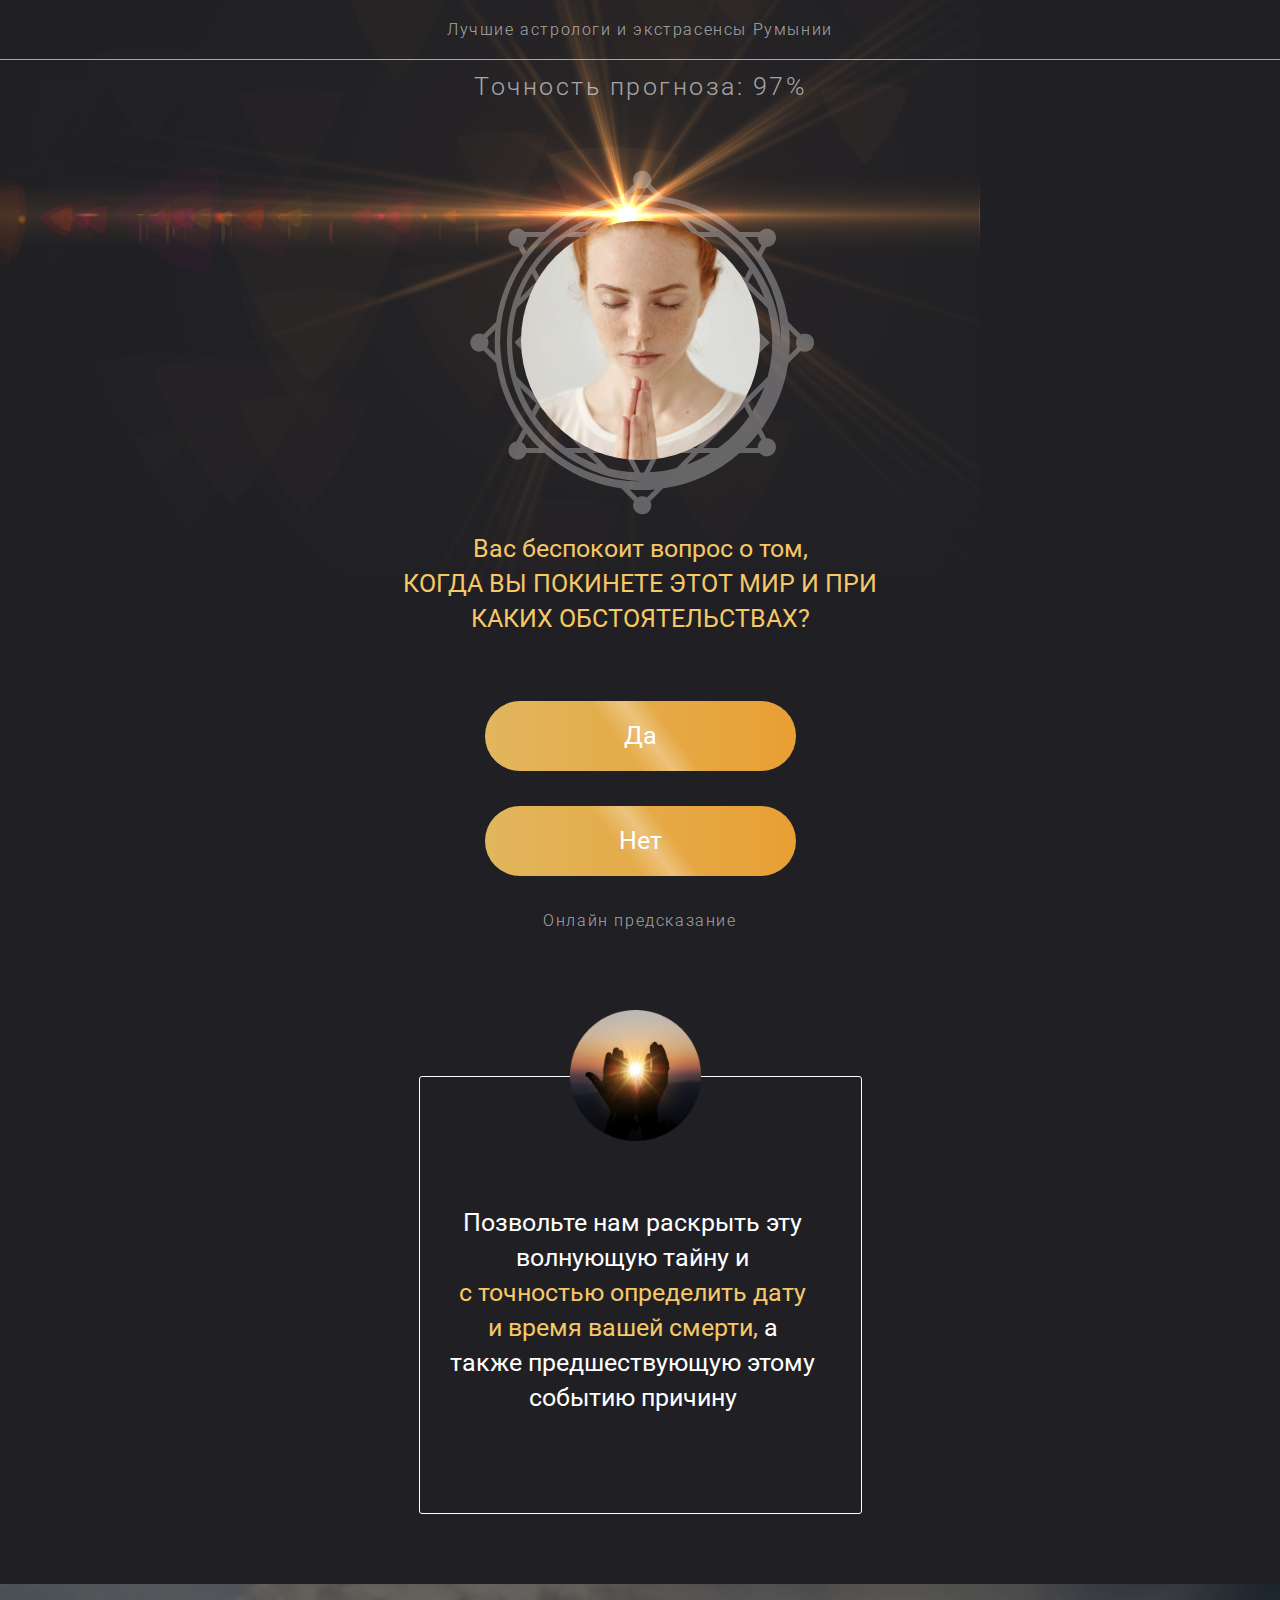
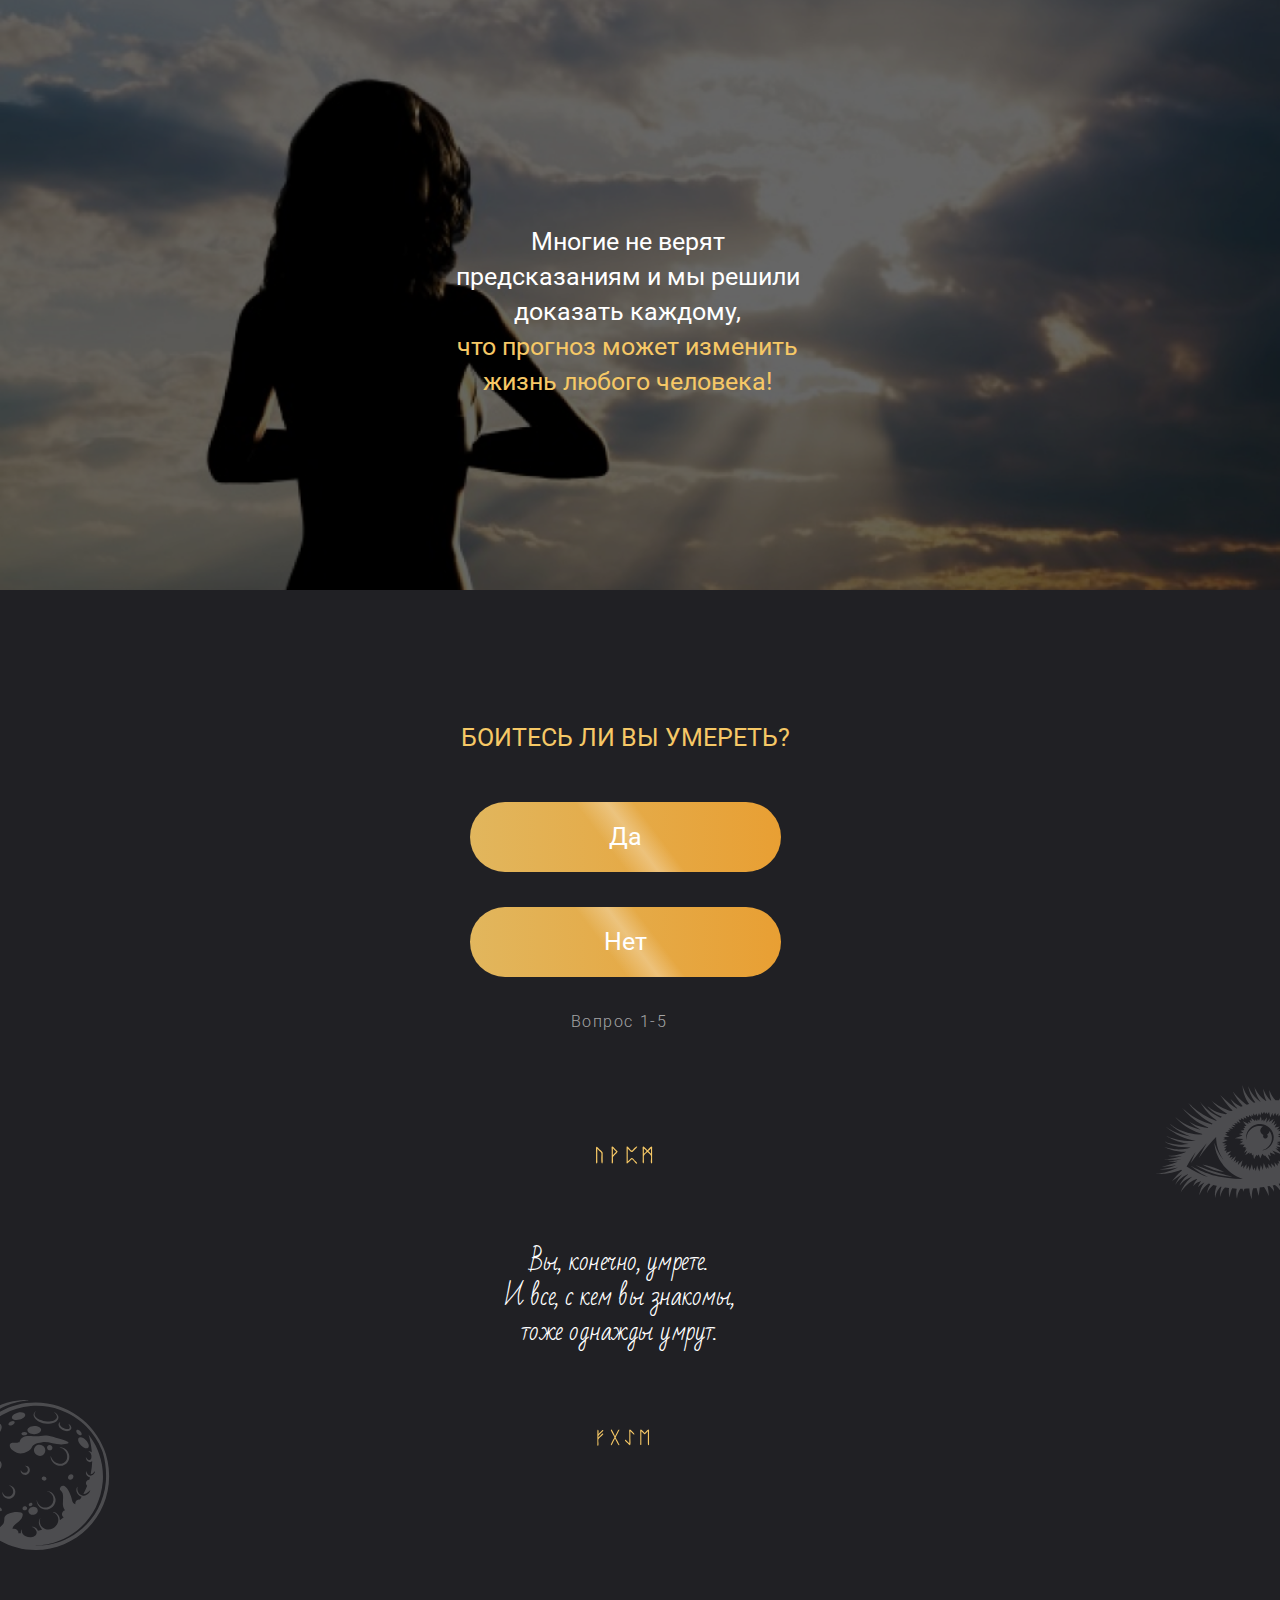
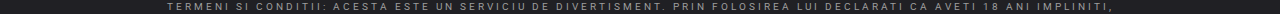
<file: index.html>
<!DOCTYPE html>
<html lang="en">
<head>
    <meta charset="UTF-8">
    <meta http-equiv="X-UA-Compatible" content="IE=edge">
    <meta name="viewport" content="width=device-width, initial-scale=1.0">
    <link rel="preconnect" href="https://fonts.googleapis.com">
    <link rel="preconnect" href="https://fonts.gstatic.com" crossorigin>
    <link href="https://fonts.googleapis.com/css2?family=Bad+Script&family=Roboto:wght@300;400;500&display=swap" rel="stylesheet">
    <link rel="stylesheet" href="scss/css/style.css">
    <title>Data of Death</title>
</head>
<body>


    <!-- Создааю SVG спрайт, вышло очень громоздко. Я пытался найти информацию можно ли каким-то образом загрузить спрайт в другой html файл, а исользовать его в этом но к сожалению кроме GULP ничего стоящего не нашел поэтому в следующий раз буду использовать сборщик GULP -->
    <svg style="display: none;">

        <!-- Star -->
        <symbol id="star" viewBox="0 0 346 346" xmlns="http://www.w3.org/2000/svg">
            <path d="M335.978 163.852C334.53 163.865 333.107 164.222 331.825 164.894L319.13 152.186C315.748 128.342 306.565 105.693 292.387 86.2265L297.113 77.1124C298.889 77.2387 300.664 76.8417 302.217 75.9705C303.771 75.0993 305.035 73.792 305.854 72.2103C306.672 70.6285 307.009 68.8415 306.823 67.0702C306.638 65.2989 305.937 63.6209 304.808 62.2435C304.45 61.801 304.054 61.3914 303.623 61.0196C302.705 60.2424 301.642 59.6546 300.496 59.29C299.35 58.9254 298.143 58.7913 296.945 58.8954C295.747 58.9995 294.581 59.3397 293.515 59.8965C292.449 60.4532 291.503 61.2155 290.733 62.1393L290.668 62.2435H270.526C248.895 43.0786 222.11 30.6913 193.499 26.6205L180.791 13.9259C181.471 12.6465 181.828 11.221 181.833 9.77244C181.822 8.40066 181.501 7.04914 180.894 5.81865C180.288 4.58817 179.411 3.51046 178.33 2.6659C177.249 1.82133 175.991 1.23169 174.651 0.940939C173.31 0.65019 171.921 0.665835 170.587 0.986705C169.254 1.30758 168.009 1.92539 166.948 2.7941C165.886 3.6628 165.034 4.75996 164.455 6.0038C163.877 7.24763 163.587 8.60603 163.606 9.97772C163.626 11.3494 163.954 12.699 164.568 13.9259L151.861 26.6205C123.26 30.67 96.4789 43.0349 74.8468 62.1784H54.7177C54.3647 61.736 53.9725 61.3264 53.5459 60.9545C52.6276 60.1753 51.5641 59.5858 50.4166 59.2201C49.2692 58.8543 48.0607 58.7196 46.8609 58.8238C45.6611 58.9279 44.4939 59.2687 43.4266 59.8267C42.3594 60.3846 41.4132 61.1485 40.643 62.0742C40.6242 62.1107 40.6024 62.1455 40.5779 62.1784C39.4455 63.5546 38.7415 65.2327 38.553 67.005C38.3645 68.7772 38.6997 70.5658 39.5172 72.1495C40.3346 73.7332 41.5985 75.0425 43.1524 75.9153C44.7062 76.7881 46.4819 77.1862 48.2597 77.0603L52.986 86.1744C38.7951 105.655 29.6071 128.323 26.2297 152.186L13.5351 164.894C12.3082 164.28 10.9587 163.951 9.58697 163.932C8.21528 163.912 6.85688 164.203 5.61305 164.781C4.36922 165.36 3.27205 166.212 2.40335 167.273C1.53465 168.335 0.916827 169.579 0.595957 170.913C0.275086 172.247 0.259444 173.636 0.550193 174.977C0.840942 176.317 1.43058 177.575 2.27515 178.656C3.11972 179.737 4.19742 180.613 5.4279 181.22C6.65839 181.826 8.00991 182.147 9.38169 182.159C10.8302 182.154 12.2558 181.796 13.5351 181.117L26.2297 193.825C29.6114 217.669 38.7946 240.318 52.973 259.785L46.4629 272.284C45 272.486 43.608 273.041 42.407 273.9C41.2059 274.76 40.2317 275.898 39.5683 277.218C38.9048 278.537 38.5719 279.998 38.5982 281.475C38.6246 282.951 39.0094 284.399 39.7195 285.694C40.4297 286.989 41.4439 288.092 42.6748 288.908C43.9058 289.724 45.3166 290.229 46.7858 290.379C48.2551 290.529 49.7388 290.32 51.1092 289.769C52.4795 289.218 53.6956 288.343 54.6526 287.218C55.4804 286.231 56.0845 285.076 56.4233 283.833H74.8337C96.4611 303.003 123.248 315.391 151.861 319.456L164.568 332.15C163.954 333.377 163.626 334.727 163.606 336.098C163.587 337.47 163.877 338.829 164.455 340.072C165.034 341.316 165.886 342.413 166.948 343.282C168.009 344.151 169.254 344.769 170.587 345.089C171.921 345.41 173.31 345.426 174.651 345.135C175.991 344.844 177.249 344.255 178.33 343.41C179.411 342.566 180.288 341.488 180.894 340.257C181.501 339.027 181.822 337.675 181.833 336.304C181.826 334.855 181.469 333.43 180.791 332.15L193.499 319.456C222.112 315.391 248.898 303.003 270.526 283.833H290.642C290.996 284.278 291.393 284.688 291.827 285.057C292.745 285.834 293.807 286.422 294.953 286.786C296.1 287.151 297.307 287.285 298.505 287.181C299.703 287.077 300.869 286.736 301.935 286.18C303.001 285.623 303.947 284.861 304.717 283.937L304.782 283.833C305.911 282.455 306.612 280.777 306.797 279.006C306.983 277.235 306.646 275.448 305.828 273.866C305.009 272.284 303.745 270.977 302.191 270.106C300.638 269.234 298.863 268.837 297.087 268.964L292.361 259.85C306.539 240.383 315.722 217.734 319.104 193.89L331.798 181.182C333.079 181.86 334.504 182.217 335.952 182.224C338.379 182.224 340.708 181.259 342.424 179.543C344.141 177.826 345.105 175.498 345.105 173.071C345.105 170.643 344.141 168.315 342.424 166.598C340.708 164.882 338.379 163.917 335.952 163.917L335.978 163.852ZM25.3313 185.843L17.1937 177.719C18.0702 176.305 18.5345 174.675 18.5345 173.012C18.5345 171.349 18.0702 169.719 17.1937 168.305L25.3313 160.168C24.9667 164.399 24.7454 168.683 24.7454 173.005C24.7454 177.328 24.9667 181.612 25.3313 185.843ZM288.611 67.1781C288.477 68.6431 288.699 70.1189 289.259 71.4792C289.819 72.8396 290.7 74.0442 291.827 74.9902C291.996 75.1334 292.191 75.2375 292.374 75.3677L289.04 81.8778C284.989 76.7189 280.605 71.8303 275.916 67.2432L288.611 67.1781ZM167.927 17.5194C169.341 18.3958 170.971 18.8602 172.634 18.8602C174.297 18.8602 175.928 18.3958 177.341 17.5194L185.466 25.657C181.234 25.2924 176.963 25.0711 172.628 25.0711C168.292 25.0711 164.021 25.2924 159.79 25.657L167.927 17.5194ZM54.6526 73.8574C56.2071 71.9952 56.965 69.5953 56.7618 67.1781H69.4304C64.7467 71.7624 60.3711 76.6512 56.3322 81.8127L52.999 75.3026C53.6011 74.8824 54.1555 74.3978 54.6526 73.8574ZM56.4494 278.833C55.9513 277.073 54.9351 275.503 53.5329 274.328C52.9685 273.861 52.3473 273.467 51.684 273.156L56.3192 264.211C60.3624 269.369 64.7423 274.254 69.4304 278.833H56.4494ZM177.38 328.492C175.967 327.615 174.336 327.151 172.673 327.151C171.01 327.151 169.38 327.615 167.967 328.492L159.842 320.406C164.074 320.771 168.357 321.005 172.68 321.005C177.002 321.005 181.286 320.771 185.518 320.406L177.38 328.492ZM275.291 108.361L234.122 67.1781H248.782C260.942 75.9658 271.51 86.7675 280.031 99.1164L275.291 108.361ZM283.22 103.921C288.044 111.594 292.054 119.75 295.186 128.255L279.015 112.084L283.22 103.921ZM283.012 176.117C274.728 182.914 265.715 188.77 256.139 193.577L257.219 192.731C260.061 190.478 262.766 188.056 265.318 185.479C266.965 183.825 268.526 182.087 269.992 180.271C270.995 178.969 271.489 178.331 271.489 178.331C271.489 178.331 270.877 178.93 269.693 179.997C268.508 181.065 266.685 182.523 264.341 184.333C261.998 186.143 259.042 188.174 255.566 190.361C253.821 191.442 251.985 192.614 249.941 193.668C247.897 194.723 245.853 195.986 243.561 197.041L240.124 198.72C238.926 199.267 237.689 199.749 236.452 200.283L232.676 201.923L228.692 203.368L224.604 204.84L220.32 206.142L215.946 207.444L211.441 208.498L206.845 209.553C205.295 209.904 203.707 210.074 202.131 210.347L199.527 210.764C197.496 211.024 195.426 211.259 193.33 211.467C200.261 207.74 206.055 202.207 210.095 195.454C214.136 188.7 216.273 180.979 216.279 173.11C216.286 165.24 214.162 157.515 210.133 150.755C206.104 143.995 200.32 138.452 193.395 134.713C199.814 135.351 205.881 136.276 211.623 137.409L215.959 138.411L220.333 139.713L224.617 141.015L228.705 142.499L232.689 143.945L236.478 145.559C237.78 146.093 238.952 146.575 240.15 147.109L243.587 148.801C245.879 149.856 247.962 151.054 249.967 152.173C251.972 153.293 253.873 154.4 255.592 155.48C259.068 157.655 261.998 159.725 264.367 161.509C266.737 163.293 268.521 164.79 269.719 165.844C270.916 166.899 271.515 167.511 271.515 167.511C271.515 167.511 271.021 166.821 270.018 165.571C268.549 163.758 266.989 162.019 265.344 160.363C262.791 157.791 260.087 155.373 257.245 153.124C259.498 154.296 261.646 155.454 263.612 156.587C270.451 160.521 276.949 165.02 283.038 170.037L223.693 173.149L283.012 176.117ZM62.1912 170.011C70.207 163.416 78.9115 157.706 88.1533 152.981C85.2986 155.238 82.5853 157.669 80.0288 160.259C78.3839 161.911 76.828 163.65 75.3676 165.467C74.352 166.769 73.8703 167.407 73.8703 167.407C73.8703 167.407 74.4692 166.808 75.654 165.74C76.8388 164.673 78.6617 163.214 81.0183 161.405C83.3749 159.595 86.3175 157.564 89.7938 155.376C91.5385 154.309 93.3614 153.137 95.4055 152.069C97.4497 151.002 99.5068 149.765 101.785 148.71L105.236 147.017C106.421 146.484 107.67 145.989 108.907 145.468L112.683 143.84L116.68 142.395L120.769 140.924L125.052 139.622L129.414 138.32L133.932 137.265L135.416 136.927C140.685 135.937 146.227 135.152 152.043 134.57C145.099 138.294 139.294 143.83 135.245 150.59C131.196 157.35 129.054 165.08 129.047 172.96C129.041 180.84 131.169 188.574 135.207 195.34C139.244 202.107 145.04 207.653 151.978 211.389C149.556 211.141 147.186 210.868 144.856 210.542L143.241 210.295C141.653 210.022 140.064 209.839 138.528 209.501L133.932 208.446L129.414 207.392L125.052 206.09L120.769 204.853L116.68 203.368L112.683 201.923L108.907 200.309C107.605 199.775 106.421 199.293 105.236 198.759L101.785 197.067C99.5068 196.012 97.4236 194.814 95.4055 193.707C93.3874 192.601 91.4995 191.468 89.7938 190.387C86.3175 188.213 83.3749 186.143 81.0183 184.359C78.6617 182.575 76.8519 181.091 75.654 180.036C74.4562 178.982 73.8703 178.37 73.8703 178.37C73.8703 178.37 74.352 179.06 75.3676 180.31C76.828 182.127 78.3839 183.866 80.0288 185.518C82.5814 188.09 85.2857 190.508 88.1273 192.757L89.1819 193.59C86.5779 192.288 84.065 190.908 81.7865 189.593C74.9031 185.633 68.3694 181.095 62.2563 176.026L119.297 173.032L62.1912 170.011ZM142.708 151.861C142.707 150.256 143.162 148.683 144.02 147.327C144.878 145.97 146.103 144.885 147.554 144.197C149.005 143.51 150.621 143.249 152.214 143.444C153.807 143.639 155.312 144.282 156.554 145.3C157.796 146.317 158.724 147.665 159.229 149.189C159.734 150.713 159.796 152.348 159.408 153.906C159.02 155.464 158.198 156.879 157.037 157.988C155.876 159.096 154.424 159.852 152.85 160.168C152.996 160.645 153.074 161.14 153.085 161.639C153.088 162.561 152.853 163.469 152.403 164.273C151.952 165.078 151.301 165.753 150.513 166.232C149.725 166.711 148.827 166.978 147.905 167.008C146.983 167.038 146.069 166.828 145.252 166.401C144.435 165.973 143.742 165.342 143.241 164.567C142.74 163.793 142.447 162.903 142.392 161.982C142.336 161.061 142.519 160.142 142.924 159.313C143.328 158.484 143.94 157.774 144.7 157.251C143.422 155.745 142.717 153.836 142.708 151.861ZM175.258 197.692C181.423 194.312 186.328 189.028 189.239 182.629C192.151 176.23 192.912 169.061 191.41 162.193C189.908 155.325 186.223 149.128 180.905 144.529C175.588 139.93 168.925 137.176 161.912 136.679C168.461 134.701 175.423 134.53 182.062 136.184C188.7 137.838 194.768 141.256 199.623 146.075C204.479 150.895 207.941 156.937 209.645 163.563C211.348 170.189 211.228 177.152 209.299 183.716C207.37 190.279 203.702 196.199 198.684 200.85C193.666 205.5 187.485 208.707 180.793 210.133C174.102 211.558 167.15 211.148 160.673 208.947C154.195 206.745 148.433 202.834 143.997 197.627C148.775 200.248 154.136 201.628 159.586 201.64C165.037 201.651 170.403 200.294 175.193 197.692H175.258ZM172.745 123.594C157.195 123.544 141.688 125.225 126.511 128.607L158.28 67.1781H187.223L218.979 128.607C203.78 125.221 188.251 123.539 172.68 123.594H172.745ZM120.066 130.182C108.854 133.099 97.9531 137.097 87.5153 142.122L72.4771 113.035L118.321 67.1781H152.577L120.066 130.182ZM120.066 215.829L152.616 278.833H118.321L72.4771 232.989L87.5153 203.902C97.9328 208.918 108.812 212.913 120 215.829H120.066ZM126.576 217.404C157.028 224.084 188.566 224.084 219.018 217.404L187.262 278.833H158.201L126.576 217.404ZM225.528 215.829C236.713 212.913 247.588 208.918 258.001 203.902L273.052 232.989L227.039 278.833H192.783L225.528 215.829ZM225.528 130.182L192.978 67.1781H227.039L272.896 113.035L257.844 142.122C247.432 137.101 236.557 133.102 225.372 130.182H225.528ZM229.122 62.1784L217.404 50.4603C225.751 53.5402 233.761 57.4667 241.309 62.1784H229.122ZM222.052 62.1784H190.205L180.192 42.8175C189.285 43.3321 198.297 44.8073 207.079 47.2183L222.052 62.1784ZM184.58 62.1784H160.792L170.909 42.6482C171.495 42.6482 172.081 42.6482 172.68 42.6482C173.279 42.6482 173.865 42.6482 174.464 42.6482L184.58 62.1784ZM155.181 62.1784H123.321L138.281 47.2183C147.067 44.8063 156.084 43.3311 165.18 42.8175L155.181 62.1784ZM116.264 62.1784H104.038C111.581 57.4666 119.586 53.5401 127.93 50.4603L116.264 62.1784ZM111.264 67.1781L70.0554 108.361L65.277 99.0643C73.7949 86.7136 84.3635 75.9116 96.5252 67.126L111.264 67.1781ZM66.3707 112.084L50.1606 128.255C53.2975 119.752 57.3074 111.597 62.1261 103.921L66.3707 112.084ZM68.7794 116.759L83.1015 144.374C70.2682 150.881 58.484 159.277 48.1425 169.282L47.6608 169.764C45.6427 171.795 44.6531 173.005 44.6531 173.005C44.6531 173.005 45.6427 174.216 47.6608 176.248L48.1425 176.729C58.4632 186.733 70.2252 195.133 83.0364 201.65L68.7534 229.265L46.8405 207.405C40.6606 184.888 40.6606 161.123 46.8405 138.606L68.7794 116.759ZM66.3707 233.94L62.1522 242.09C57.3284 234.417 53.3182 226.261 50.1867 217.756L66.3707 233.94ZM70.0814 237.65L111.264 278.833H96.5773C84.4174 270.045 73.8491 259.244 65.3291 246.895L70.0814 237.65ZM116.277 283.833L127.995 295.551C119.645 292.476 111.635 288.549 104.09 283.833H116.277ZM123.347 283.833H155.168L165.18 303.207C156.084 302.682 147.068 301.203 138.281 298.793L123.347 283.833ZM160.818 283.833H184.593L174.49 303.363C173.891 303.363 173.305 303.363 172.706 303.363C172.107 303.363 171.521 303.363 170.935 303.363L160.818 283.833ZM180.205 303.207L190.231 283.833H222.065L207.079 298.793C198.292 301.203 189.276 302.682 180.179 303.207H180.205ZM217.456 295.525L229.174 283.807H241.387C233.817 288.528 225.78 292.455 217.404 295.525H217.456ZM248.808 278.833H234.122L275.304 237.65L280.083 246.895C271.551 259.251 260.964 270.053 248.782 278.833H248.808ZM290.707 272.232C289.932 273.148 289.345 274.209 288.981 275.353C288.617 276.497 288.482 277.702 288.585 278.898H275.916C280.598 274.294 284.974 269.388 289.014 264.211L292.348 270.656C291.734 271.107 291.182 271.637 290.707 272.232ZM283.233 242.155L279.015 234.005L295.199 217.821C292.063 226.304 288.053 234.437 283.233 242.09V242.155ZM298.467 207.47L276.606 229.265L262.284 201.637C288.207 188.122 300.667 172.992 300.667 172.992C300.667 172.992 288.207 157.863 262.284 144.348L276.606 116.733L298.467 138.593C304.664 161.107 304.664 184.878 298.467 207.392V207.47ZM311.279 165.727C311.188 164.529 311.083 163.201 310.966 161.73C310.89 160.126 310.699 158.529 310.393 156.952C309.781 153.54 309.091 149.621 308.31 145.234C307.086 140.95 305.888 136.12 304.261 131.055L301.214 123.243C300.68 121.941 300.186 120.508 299.587 119.141C298.988 117.774 298.22 116.446 297.53 115.066C285.937 90.6954 267.399 70.2953 244.246 56.4301C221.092 42.5649 194.357 35.8534 167.4 37.139C140.444 38.4246 114.468 47.6501 92.7399 63.6559C71.0112 79.6616 54.4988 101.733 45.2781 127.097C44.4969 129.414 43.4553 131.654 42.8694 134.023C42.2835 136.393 41.5674 138.763 41.0205 141.106C39.5493 145.807 39.1196 150.546 38.2863 155.233L37.7264 158.762C37.6223 159.972 37.5832 161.209 37.5051 162.433C37.3619 164.881 37.2187 167.329 37.0885 169.764L36.9843 171.586V172.498V172.953C36.982 172.992 36.982 173.032 36.9843 173.071V173.279L37.1405 176.833C37.2447 179.19 37.3489 181.547 37.453 183.877C39.2723 207.979 47.3668 231.185 60.9322 251.189C74.4976 271.193 93.0615 287.3 114.779 297.907L118.855 299.978C120.222 300.563 121.602 301.071 122.943 301.605L130.755 304.639C135.859 306.266 140.65 307.464 144.934 308.701L156.652 310.771C158.229 311.077 159.826 311.269 161.43 311.344L165.441 311.657L172.784 312.229L165.428 312.06L161.404 311.969C159.793 311.987 158.183 311.882 156.587 311.657L144.491 310.068C140.117 309.001 135.221 307.998 129.974 306.553L121.94 303.792C120.547 303.298 119.115 302.855 117.696 302.308L113.464 300.381C100.452 294.766 88.4452 287.06 77.9195 277.57C65.2714 266.413 54.7159 253.089 46.7494 238.223C37.7956 221.547 32.3625 203.209 30.7867 184.346C30.6435 181.898 30.5003 179.437 30.3701 176.964L30.1618 173.279V172.198V171.287L30.305 169.373L30.6175 162.043C30.6826 160.819 30.7086 159.595 30.8128 158.358L31.3466 154.556C32.1408 149.504 32.6486 144.296 34.0678 139.388C34.6928 136.914 35.3698 134.414 35.9687 131.927C36.5677 129.44 37.6483 127.045 38.4686 124.597C45.4352 104.778 56.7663 86.7775 71.6244 71.9261C86.4825 57.0747 104.488 45.7519 124.31 38.7943C143.401 31.9838 163.734 29.3594 183.929 31.0994C202.827 32.6622 221.202 38.0956 237.911 47.062C252.785 55.0322 266.122 65.5869 277.296 78.2322C286.796 88.7747 294.502 100.804 300.108 113.842C300.759 115.274 301.41 116.681 302.035 118.074C302.659 119.467 303.037 120.925 303.532 122.305C304.478 125.092 305.394 127.774 306.279 130.352C307.724 135.56 308.74 140.494 309.794 144.869C310.367 149.335 310.888 153.319 311.331 156.795C311.557 158.391 311.661 160.002 311.643 161.613C311.643 163.097 311.708 164.438 311.734 165.649C311.839 170.441 311.904 173.005 311.904 173.005C311.904 173.005 311.656 170.454 311.279 165.662V165.727ZM328.205 177.784L320.067 185.908C320.432 181.677 320.666 177.406 320.666 173.071C320.666 168.735 320.432 164.464 320.067 160.233L328.205 168.37C327.328 169.784 326.864 171.414 326.864 173.077C326.864 174.74 327.328 176.37 328.205 177.784Z"/>
        </symbol>

        <!-- Rune1 -->
        <symbol id="rune1" viewBox="0 0 33 10" xmlns="http://www.w3.org/2000/svg">
            <g clip-path="url(#clip0)">
                <path d="M3.50392 9.92126C2.79526 9.92126 3.14959 5.19685 3.14959 4.56693C3.14959 3.85827 3.14959 3.8189 2.63778 3.30709C2.00786 2.6378 1.37793 2.00788 0.748013 1.33858C0.748013 3.46457 0.748013 5.62992 0.748013 7.75591C0.748013 8.07087 0.984234 9.88189 0.393682 9.88189C-0.196869 9.88189 0.0393516 8.18898 0.0393516 7.87402C0.0393516 6.49607 0.0393516 5.11811 0.0393516 3.77953C0.0393516 2.79528 -0.118129 1.69292 0.0393516 0.708663C0.275572 -0.433069 1.14171 0.787403 1.53541 1.1811C2.16534 1.8504 3.2677 2.6378 3.74014 3.4252C3.93699 3.74016 3.85825 4.17323 3.85825 4.56693C3.85825 5.27559 3.85825 6.02362 3.85825 6.73229C3.81888 7.12599 4.13384 9.92126 3.50392 9.92126Z" fill="#F6C866"/>
                <path d="M12.4409 2.83463C11.8897 2.28345 11.3386 1.73227 10.7874 1.18109C10.5118 0.905499 9.52754 -0.472454 9.13384 0.196838C8.89762 0.629909 9.09447 1.65353 9.09447 2.12597C9.09447 3.11022 9.09447 4.13385 9.09447 5.1181C9.09447 6.45668 9.09447 7.75589 9.09447 9.09448C9.09447 9.29133 9.01573 9.64566 9.21258 9.80314C9.60628 10.1575 9.76376 9.64566 9.80313 9.37007C9.96061 8.42518 9.76376 7.40156 9.80313 6.49605C9.8425 5.78739 10.3543 5.47243 10.8661 4.96062C11.1023 4.68503 12.874 3.2677 12.4409 2.83463ZM9.76376 5.07873C9.76376 3.77952 9.76376 2.44093 9.76376 1.14172C10.1181 1.49605 10.4724 1.85038 10.7874 2.20471C10.9449 2.36219 11.6929 2.91337 11.6929 3.11022C11.6929 3.30707 10.8661 3.937 10.7086 4.09448C10.4331 4.40944 10.1181 4.7244 9.76376 5.07873Z" fill="#F6C866"/>
                <path d="M23.5039 10C23.1102 10 22.6378 9.25198 22.4016 9.05513C22.0079 8.66143 21.3779 7.71655 20.8661 7.5197C20.5905 7.40159 20.6299 7.48033 20.3149 7.79529C19.7638 8.34647 19.2519 8.85828 18.7008 9.40946C18.3858 9.72442 17.9921 10.2362 17.7165 9.56694C17.6378 9.37009 17.7165 8.93702 17.7165 8.74017C17.7165 7.36222 17.7165 5.98427 17.7165 4.56694C17.7165 3.3071 17.6771 2.04726 17.7165 0.787416C17.7165 0.472456 17.6378 1.46447e-05 18.1102 0.0393847C18.4645 0.0787548 18.9764 0.826786 19.1732 1.02364C19.5275 1.37797 20.1181 2.24411 20.5905 2.44096C20.9055 2.55907 20.9055 2.40159 21.2205 2.08663C21.7323 1.57482 22.2441 1.06301 22.7559 0.551196C23.0315 0.275605 24.1732 -0.511796 23.7401 0.551196C23.5433 0.984267 22.8346 1.45671 22.4803 1.81104C22.0472 2.24411 21.5748 2.95277 21.0236 3.26773C20.2362 3.7008 18.937 1.81104 18.3858 1.25986C18.3858 3.77954 18.3858 6.29923 18.3858 8.77954C18.8976 8.26773 19.3701 7.79529 19.8819 7.28348C20.3149 6.85041 20.5118 6.45671 21.1023 6.85041C21.7323 7.24411 22.2441 7.99214 22.7559 8.50395C22.874 8.54332 24.4882 10 23.5039 10Z" fill="#F6C866"/>
                <path d="M32.2835 0.0393591C31.7323 -0.196861 30.1575 1.85038 29.7638 2.24408C29.252 1.73227 28.7402 1.22046 28.2284 0.70865C27.9134 0.39369 27.3229 -0.393712 27.0473 0.39369C26.8898 0.826761 27.0473 1.53542 27.0473 1.96849C27.0473 2.91337 27.0473 3.81889 27.0473 4.76377C27.0473 5.70865 27.0473 6.65353 27.0473 7.63778C27.0473 8.18896 26.9292 8.85826 27.0473 9.40944C27.1654 9.99999 27.6378 9.99999 27.7166 9.40944C27.8347 8.62203 27.7166 7.67715 27.7166 6.85038C27.7166 6.25983 27.5985 5.59054 27.9134 5.1181C28.3465 4.40944 29.2126 3.81889 29.7638 3.26771C30.3544 3.85826 31.6142 4.68503 31.8111 5.47243C32.126 6.73227 31.4961 8.22833 31.8111 9.48818C31.9685 9.99999 32.3622 10.0394 32.4804 9.48818C32.5591 9.13385 32.4804 8.62203 32.4804 8.22833C32.4804 6.61416 32.4804 5.03936 32.4804 3.42519C32.4804 2.67715 32.4804 1.92912 32.4804 1.14172C32.5197 0.905501 32.6378 0.196839 32.2835 0.0393591C32.4016 0.118099 32.1654 -1.09632e-05 32.2835 0.0393591ZM27.7166 4.29133C27.7166 3.2677 27.7166 2.20471 27.7166 1.18109C27.9528 1.41731 29.2914 2.40156 29.2914 2.75589C29.2914 3.11022 27.9922 4.05511 27.7166 4.29133ZM30.2756 2.75589C30.7874 2.24408 31.2993 1.73227 31.8504 1.18109C31.8504 2.20471 31.8504 3.2677 31.8504 4.29133C31.2993 3.77952 30.7874 3.2677 30.2756 2.75589Z" fill="#F6C866"/>
            </g>
        </symbol>

        <!-- Rune2 -->
        <symbol id="rune2" viewBox="0 0 32 11" xmlns="http://www.w3.org/2000/svg">
            <g clip-path="url(#clip0)">
                <path d="M3.10346 2.82049C2.29887 3.62509 1.49427 4.42968 0.68967 5.23428C0.68967 4.42968 0.574728 4.12317 1.14944 3.54846C1.87741 2.82049 2.68201 2.13083 3.37166 1.36455C3.60155 1.09635 3.98469 0.483322 3.25672 0.598265C2.98852 0.674893 2.72032 1.05804 2.56706 1.21129C1.91572 1.82432 1.3027 2.43735 0.68967 3.05037C0.68967 2.39903 0.881241 1.44118 0.68967 0.866464C0.421471 0.0618664 0.0383295 0.751522 0.0383295 1.21129C-0.0382988 2.93543 0.0383295 4.65957 0.0383295 6.42202C0.0383295 7.30325 0.0383295 8.18447 0.0383295 9.02738C0.0383295 9.29558 -0.076613 10.0619 0.191586 10.2151C0.881241 10.6366 0.68967 8.75919 0.68967 8.5293C0.68967 7.91627 0.459785 6.76685 0.68967 6.19214C0.919556 5.65574 1.87741 5.0044 2.26055 4.62125C2.60538 4.27643 3.02684 3.9316 3.33335 3.54846C3.40998 3.47183 3.52492 3.3952 3.56323 3.31857C3.71649 3.05037 3.52492 2.43735 3.10346 2.82049Z" fill="#F6C866"/>
                <path d="M11.1878 5.1193C11.571 4.35302 11.9541 3.62505 12.3372 2.85877C12.6054 2.36068 12.8353 1.8626 13.1035 1.36451C13.1802 1.21126 13.4867 0.828115 13.4483 0.59823C13.2185 -0.551195 12.1457 1.78597 12.069 1.93923C11.6476 2.74382 11.2261 3.58674 10.8047 4.39133C10.1916 3.20359 9.69356 1.67103 8.88896 0.636544C8.42919 0.0618315 8.12268 0.521602 8.35256 1.058C8.69739 1.82428 9.11885 2.55225 9.50199 3.28022C9.73188 3.73999 10.3832 4.5829 10.4215 5.08099C10.4598 5.42582 9.96176 6.00053 9.8085 6.30704C9.38705 7.11164 8.96559 7.91624 8.58245 8.72084C8.46751 8.95072 7.85448 10.4067 8.73571 9.79363C9.19548 9.48712 9.50199 8.33769 9.77019 7.83961C10.115 7.14995 10.4598 6.49861 10.8047 5.80896C11.2261 6.61356 11.6093 7.37984 12.0307 8.18444C12.2606 8.60589 12.4522 9.10398 12.7204 9.48712C12.912 9.75532 13.3334 10.1768 13.4483 9.56375C13.4867 9.33386 13.1802 8.98903 13.1035 8.79746C12.8736 8.33769 12.6054 7.83961 12.3756 7.37984C11.9924 6.69018 11.571 5.88559 11.1878 5.1193Z" fill="#F6C866"/>
                <path d="M19.8851 9.87028C19.4253 9.87028 18.6973 8.8358 18.4291 8.5676C18.0077 8.14614 17.2031 7.60974 16.9732 7.11166C16.7433 6.61358 17.0498 6.46032 17.4713 6.65189C17.7012 6.76683 17.9311 7.11166 18.0843 7.26492C18.5824 7.763 19.0422 8.22277 19.5403 8.72086C19.5403 7.41817 19.5403 6.11549 19.5403 4.85112C19.5403 3.9699 19.5403 3.05036 19.5403 2.16913C19.5403 1.74768 19.4253 1.05802 19.5403 0.636565C19.8085 -0.129719 20.2682 0.521622 20.613 0.828136C21.1878 1.40285 21.8774 1.97756 22.3755 2.59059C22.5671 2.82047 22.9885 3.31856 22.3372 3.35687C22.1073 3.35687 21.8774 3.05036 21.7625 2.8971C21.2261 2.3607 20.728 1.86262 20.1916 1.32622C20.1916 2.78216 20.1916 4.2381 20.1916 5.69404C20.1916 6.23043 20.5364 9.87028 19.8851 9.87028Z" fill="#F6C866"/>
                <path d="M31.3793 0.25339C30.8429 0.0235054 29.3103 2.01584 28.9272 2.39898C28.3908 1.86259 27.8544 1.32619 27.318 0.789789C26.9731 0.444961 26.4367 -0.129751 26.2452 0.674846C26.1302 1.24956 26.2452 1.93921 26.2452 2.51393C26.2452 3.5101 26.2452 4.50626 26.2452 5.50243C26.2452 6.42197 26.2452 7.34151 26.2452 8.29937C26.2452 8.6442 26.1302 9.21891 26.2452 9.52542C26.3984 9.98519 26.7816 9.90856 26.8965 9.48711C26.9348 9.33385 26.8965 9.10397 26.8965 8.98902C26.8965 8.1078 26.8965 7.26488 26.8965 6.38366C26.8965 4.69783 26.8965 3.01201 26.8965 1.3645C27.203 1.67102 27.5095 1.97753 27.8544 2.32236C28.0459 2.51393 28.544 3.2419 28.8889 3.2419C29.2337 3.2419 29.6551 2.59056 29.885 2.39898C30.2682 2.05416 30.5747 1.70933 30.9195 1.40282C30.9195 4.00818 30.8429 6.57523 30.9195 9.18059C30.9195 9.56374 31.1877 10.3683 31.5708 9.67868C31.6858 9.44879 31.6092 8.98902 31.6092 8.75914C31.6092 7.18826 31.6092 5.57906 31.6092 4.00818C31.6092 3.20358 31.6092 2.36067 31.6092 1.55607C31.6092 1.21124 31.7241 0.406647 31.3793 0.25339C31.4942 0.330019 31.2643 0.215076 31.3793 0.25339Z" fill="#F6C866"/>
            </g>
        </symbol>

        <!-- Moon -->
        <symbol id="moon" viewBox="0 0 165 164" xmlns="http://www.w3.org/2000/svg">
            <path d="M83.7089 2.60742C39.4007 2.60742 3.31909 38.8163 3.31909 83.2808C3.31909 127.745 39.4007 163.954 83.7089 163.954C128.017 163.954 164.099 127.745 164.099 83.2808C164.243 38.8163 128.161 2.60742 83.7089 2.60742ZM160.491 89.5087C159.625 100.227 156.449 110.22 151.831 118.766C147.357 127.311 141.295 134.553 135.089 140.201C128.739 145.85 122.1 149.905 115.749 152.657C109.543 155.409 103.77 157.002 99.0075 157.871C94.2447 158.74 90.3479 158.885 87.7501 159.03C85.1522 159.03 83.7089 159.03 83.7089 159.03C83.7089 159.03 85.1522 158.885 87.7501 158.885C90.3479 158.595 94.1004 158.306 98.8632 157.147C103.626 156.133 109.255 154.25 115.172 151.354C121.234 148.457 127.584 144.257 133.646 138.608C139.563 132.959 145.192 125.862 149.377 117.462C153.563 109.062 156.305 99.3576 157.171 89.2191C157.893 78.9357 156.594 68.3628 152.986 58.3691C150.388 50.9825 146.347 44.0304 141.584 37.8025C143.027 42.7269 144.615 49.5341 145.192 57.3553C145.048 57.2104 144.903 57.0656 144.759 56.9207C143.893 56.1966 142.883 55.9069 142.305 55.9069C142.017 55.9069 141.728 56.0517 141.584 56.0517C141.439 56.0517 141.295 56.1966 141.295 56.1966C141.295 56.1966 141.439 56.1966 141.584 56.1966C141.728 56.1966 142.017 56.3414 142.161 56.4862C142.594 56.7759 143.171 57.2104 143.749 57.9346C144.182 58.6588 144.615 59.6726 144.759 60.6865C144.759 60.8313 144.759 60.9761 144.759 61.121V61.5555C144.759 61.8451 144.759 62.1348 144.759 62.2797C144.759 62.859 144.615 63.2935 144.47 63.8729C144.326 64.3074 144.037 64.7419 143.749 65.0315C143.46 65.3212 143.316 65.466 142.738 65.6109C142.594 65.6109 142.017 65.6109 141.728 65.466C141.295 65.3212 141.007 65.0315 140.574 64.7419C139.852 64.1625 139.419 63.4383 139.13 63.0038C138.842 62.5693 138.697 62.1348 138.697 62.1348C138.697 62.1348 138.697 62.2797 138.697 62.4245C138.697 62.5693 138.697 62.859 138.697 63.1487C138.697 63.728 138.842 64.7419 139.419 65.6109C139.708 66.0454 140.141 66.6247 140.718 67.0592C141.295 67.4937 142.017 67.9282 143.027 67.9282C143.749 67.9282 144.903 67.6386 145.481 67.0592L145.625 66.9144C145.481 71.4043 144.903 76.1839 143.893 81.1083C144.903 81.1083 145.625 80.6738 146.202 80.2393C146.78 79.8048 147.213 79.3702 147.501 78.9357C147.79 78.5012 148.078 78.2116 148.223 78.0667C148.367 77.9219 148.511 77.7771 148.511 77.7771C148.511 77.7771 148.511 78.0667 148.511 78.3564C148.511 78.7909 148.367 79.3702 148.078 79.9496C147.79 80.5289 147.213 81.2531 146.491 81.8325C145.769 82.4118 144.903 82.7015 143.893 82.7015C142.883 82.7015 142.017 82.4118 141.295 81.8325C140.574 81.2531 140.141 80.5289 139.852 79.9496C139.563 79.3702 139.419 78.6461 139.419 78.3564C139.419 77.9219 139.419 77.7771 139.419 77.7771C139.419 77.7771 138.842 78.0667 138.697 79.3703C138.697 80.0944 138.697 80.9634 139.419 82.1221C139.996 83.136 141.295 84.2947 143.171 84.5843C142.883 85.4533 142.738 86.3224 142.45 87.1914C141.295 87.1914 140.285 87.6259 139.563 88.4949C138.264 90.0881 138.553 92.5503 140.141 93.8538C138.986 96.7505 137.543 99.7921 135.955 102.689C137.398 102.834 138.553 102.399 139.419 101.965C140.574 101.385 141.295 100.661 141.872 100.082C142.45 99.5024 142.738 99.0679 143.027 98.923C143.316 98.6334 143.46 98.6334 143.46 98.6334C143.46 98.6334 143.316 98.923 143.171 99.6472C142.883 100.227 142.45 101.096 141.728 101.965C141.006 102.834 139.996 103.558 138.697 104.137C138.12 104.427 137.398 104.572 136.677 104.572C135.955 104.572 135.233 104.572 134.512 104.282C133.79 104.137 133.069 103.703 132.491 103.413C131.914 102.978 131.337 102.544 130.904 101.965C130.038 100.806 129.605 99.6472 129.46 98.4885C129.316 97.3299 129.316 96.4608 129.46 95.8815C129.605 95.3022 129.605 94.8677 129.605 94.8677C129.605 94.8677 129.46 94.8677 129.316 95.1573C129.027 95.447 128.739 95.8815 128.45 96.8953C128.306 97.7644 128.017 99.2127 128.739 100.951C129.027 101.82 129.605 102.834 130.471 103.703C131.337 104.572 132.491 105.441 134.079 105.875C133.502 106.889 132.78 107.903 132.203 108.917C131.77 108.917 131.337 108.917 130.904 108.917C128.45 109.351 126.863 111.379 127.151 113.407C127.151 113.551 127.295 113.841 127.295 113.986C125.564 113.551 123.976 111.958 123.543 109.496C122.821 105.151 119.069 96.1712 115.605 94.2883C111.853 92.2606 108.822 97.185 110.842 98.7782C115.461 102.254 113.151 108.917 113.584 114.71C113.729 117.027 114.883 118.91 115.894 120.648C113.584 121.373 112.141 123.545 112.574 125.573C112.719 126.731 113.44 127.6 114.45 128.18C113.007 129.339 111.708 130.352 110.265 131.366C110.265 131.221 110.265 131.077 110.265 130.932C110.121 129.049 109.543 127.456 108.822 126.297C108.1 125.138 107.234 124.269 106.512 123.835C104.925 122.676 103.77 122.531 103.193 122.531C102.471 122.531 102.327 122.531 102.327 122.531C102.327 122.531 102.471 122.531 102.76 122.676C103.049 122.821 103.482 122.966 104.059 123.255C105.069 123.835 106.657 125.138 107.667 127.021C108.677 128.904 108.966 131.656 107.956 134.263C107.09 136.87 104.925 139.187 102.327 140.491C99.7291 141.794 96.554 141.939 94.1004 140.925C91.5025 139.911 89.6263 137.884 88.9047 135.856C88.0387 133.828 88.183 131.946 88.4717 130.642C88.616 130.063 88.7603 129.483 88.9047 129.194C89.049 128.904 89.049 128.759 89.049 128.759C89.049 128.759 88.9047 128.904 88.4717 129.483C88.183 130.063 87.4614 131.077 87.3171 132.959C87.1727 133.828 87.1727 134.987 87.6057 136.435C87.8944 137.739 88.7603 139.187 90.0593 140.636C90.3479 140.925 90.6366 141.215 91.0696 141.505C89.482 142.084 87.8944 142.519 86.3068 142.953C85.8738 141.794 85.2965 141.07 84.7192 140.491C83.9976 139.767 83.2759 139.332 82.6986 139.042C81.3997 138.463 80.6781 138.463 80.1008 138.463C79.6678 138.463 79.3791 138.608 79.3791 138.608C79.3791 138.608 79.5234 138.608 79.6678 138.753C79.9564 138.898 80.2451 139.042 80.6781 139.187C81.544 139.622 82.5543 140.346 83.5646 141.505C83.9976 142.084 84.4305 142.808 84.7192 143.677C85.0079 144.546 84.8635 145.56 84.5749 146.429C83.8532 148.312 81.8327 149.471 79.8121 149.905C75.771 150.774 71.2968 148.891 69.5649 146.284C68.699 144.981 68.4103 143.677 68.5546 142.663C68.5546 142.229 68.699 141.794 68.8433 141.65C68.9876 141.36 68.9876 141.36 68.9876 141.36C68.9876 141.36 68.8433 141.36 68.4103 141.794C68.1217 142.229 67.5443 142.953 67.5443 144.401C67.5443 144.691 67.5444 145.126 67.6887 145.56C66.6784 145.56 65.6681 145.56 64.8022 145.56C64.9465 145.126 64.9465 144.546 64.8022 144.112C64.3692 141.794 61.7713 140.201 59.0291 140.781C58.8848 140.781 58.5961 140.925 58.4518 140.925C58.4518 139.911 58.7404 138.898 59.3177 138.173C61.9156 134.408 69.4206 131.656 69.7092 125.138C69.8536 120.359 49.5035 121.952 49.5035 129.628C49.6479 137.16 46.184 136.58 43.5862 140.781C43.1532 141.505 42.7202 142.084 42.2872 142.519C40.411 141.939 38.6791 141.505 37.2358 140.925C37.3801 140.781 37.3801 140.636 37.5245 140.491C38.1018 139.477 37.6688 138.029 36.3698 137.304C35.2152 136.58 33.6276 136.87 33.0503 137.884C32.906 138.173 32.906 138.318 32.7617 138.608C18.1847 124.849 9.09215 105.296 9.09215 83.5705C9.09215 83.5705 9.09215 82.1221 9.09215 79.5151C9.23647 76.9081 9.3808 72.9975 10.2468 68.2179C11.1127 63.4383 12.7003 57.6449 15.4425 51.417C18.1847 45.1891 22.2259 38.3818 27.8546 32.1539C33.4833 25.7811 40.5553 19.8428 49.2149 15.3529C57.7302 10.7182 67.6887 7.53183 78.3688 6.66282C88.9047 5.7938 100.162 6.95249 110.698 10.863C121.234 14.6288 131.048 20.8567 139.13 28.9675C147.068 37.0783 153.419 46.9271 157.171 57.5001C160.202 67.6386 161.357 78.9357 160.491 89.5087Z" fill="white" fill-opacity="0.2"/>
            <path d="M104.059 104.281C103.338 103.123 102.472 102.109 101.606 101.385C100.74 100.66 99.7295 100.226 98.8635 99.9363C97.9976 99.6466 97.2759 99.5018 96.5543 99.3569C95.8327 99.3569 95.3997 99.3569 95.111 99.3569C94.8224 99.3569 94.5337 99.3569 94.5337 99.3569C94.5337 99.3569 94.6781 99.3569 95.111 99.5018C95.3997 99.5018 95.977 99.6466 96.5543 99.7914C97.1316 99.9363 97.8532 100.226 98.5749 100.66C99.2965 101.095 100.018 101.674 100.74 102.398C101.461 103.123 102.039 103.992 102.472 105.006C102.905 106.019 103.193 107.178 103.193 108.337C103.193 108.626 103.193 108.916 103.193 109.206C103.193 109.495 103.193 109.93 103.049 110.22C102.905 110.799 102.76 111.378 102.616 111.958C102.183 113.116 101.461 114.13 100.595 114.999C99.7295 115.868 98.7192 116.592 97.5646 117.027C96.41 117.461 95.2554 117.606 93.9564 117.606C92.8018 117.606 91.6472 117.317 90.6369 116.882C89.6266 116.448 88.7607 115.868 88.039 115.144C87.3174 114.42 86.7401 113.696 86.3071 112.971C85.8741 112.247 85.5855 111.523 85.4412 110.944C85.2968 110.364 85.1525 109.93 85.1525 109.495C85.1525 109.206 85.0082 108.916 85.0082 108.916C85.0082 108.916 85.0082 109.061 85.0082 109.495C85.0082 109.785 85.0082 110.364 85.0082 110.944C85.1525 111.523 85.1525 112.392 85.5855 113.261C85.8741 114.13 86.3071 114.999 87.0287 116.013C88.472 117.896 90.7812 119.489 93.9564 119.779C95.3997 119.924 96.9873 119.779 98.4305 119.199C99.8738 118.62 101.317 117.751 102.472 116.737C103.626 115.579 104.492 114.13 104.925 112.682C105.214 111.958 105.358 111.233 105.503 110.364C105.503 109.93 105.503 109.64 105.503 109.351C105.503 108.916 105.503 108.626 105.503 108.192C105.214 106.744 104.637 105.44 104.059 104.281Z" fill="white" fill-opacity="0.2"/>
            <path d="M61.483 99.502C61.1943 97.3295 59.8954 95.7363 58.5965 94.7225C57.8748 94.288 57.2975 93.9983 56.7202 93.7086C56.1429 93.5638 55.5656 93.4189 55.1326 93.4189C54.6996 93.4189 54.2667 93.4189 54.1223 93.4189C53.8337 93.4189 53.8337 93.4189 53.8337 93.4189C53.8337 93.4189 53.978 93.4189 54.1223 93.5638C54.411 93.5638 54.6996 93.7086 54.9883 93.8535C55.7099 94.1431 56.7202 94.7225 57.5862 95.7363C58.0192 96.1708 58.4521 96.7502 58.7408 97.4743C59.0294 98.1985 59.1738 98.9227 59.1738 99.6469C59.1738 99.7917 59.1738 100.081 59.1738 100.226C59.1738 100.371 59.1738 100.661 59.1738 100.95C59.1738 101.24 59.0294 101.675 58.8851 101.964C58.5965 102.688 58.1635 103.413 57.7305 103.847C57.1532 104.426 56.5759 104.861 55.8543 105.151C55.1326 105.44 54.411 105.585 53.545 105.585C52.8234 105.585 52.1018 105.44 51.3801 105.151C50.6585 104.861 50.0812 104.571 49.6482 104.137C49.2152 103.702 48.7823 103.268 48.4936 102.833C48.2049 102.399 47.9163 101.964 47.772 101.53C47.6276 101.095 47.4833 100.806 47.4833 100.661C47.4833 100.371 47.339 100.371 47.339 100.371C47.339 100.371 47.339 100.516 47.339 100.661C47.339 100.95 47.339 101.24 47.339 101.675C47.339 102.109 47.4833 102.688 47.6276 103.268C47.772 103.847 48.205 104.571 48.6379 105.151C49.0709 105.73 49.7925 106.454 50.5142 106.889C51.3801 107.323 52.2461 107.758 53.4007 107.903C54.411 108.047 55.5656 107.903 56.5759 107.613C57.5862 107.323 58.5965 106.599 59.4624 105.73C60.3284 104.861 60.9057 103.847 61.1943 102.833C61.3387 102.254 61.483 101.675 61.483 101.095C61.483 100.806 61.483 100.661 61.483 100.371C61.6273 99.9366 61.483 99.7917 61.483 99.502Z" fill="white" fill-opacity="0.2"/>
            <path d="M71.4415 81.832C72.1632 81.9769 73.0291 81.9769 73.7508 81.6872C74.4724 81.3975 75.3383 80.963 75.9156 80.3837C76.493 79.8043 76.9259 79.0801 77.2146 78.2111C77.3589 77.7766 77.3589 77.487 77.3589 76.9076C77.3589 76.6179 77.3589 76.6179 77.3589 76.4731C77.3589 76.1834 77.3589 76.0386 77.3589 75.8938C77.0703 74.3006 76.2043 73.1419 75.194 72.5626C74.1837 71.9832 73.3178 71.8384 72.7405 71.8384C72.1632 71.8384 71.8745 71.9832 71.8745 71.9832C71.8745 71.9832 72.0188 71.9832 72.1632 72.1281C72.3075 72.1281 72.5961 72.2729 72.7405 72.4177C73.1734 72.7074 73.8951 73.1419 74.3281 73.7212C74.9054 74.4454 75.194 75.3144 75.194 76.1834C75.194 76.3283 75.194 76.4731 75.194 76.4731C75.194 76.6179 75.194 76.7628 75.194 76.9076C75.194 77.0525 75.0497 77.3421 75.0497 77.487C74.9054 77.9215 74.6167 78.356 74.3281 78.6456C74.0394 78.9353 73.6064 79.225 73.1734 79.3698C72.7405 79.5147 72.3075 79.6595 71.8745 79.6595C71.4415 79.6595 71.0086 79.6595 70.5756 79.5147C70.1426 79.3698 69.7096 79.225 69.421 78.9353C68.6993 78.5008 68.2663 77.7766 67.9777 77.3421C67.8334 77.0525 67.689 76.9076 67.689 76.7628C67.689 76.6179 67.5447 76.4731 67.5447 76.4731C67.5447 76.4731 67.5447 76.6179 67.5447 76.7628C67.5447 76.9076 67.4004 77.1973 67.4004 77.487C67.4004 78.0663 67.5447 79.0801 68.2663 79.9492C68.555 80.3837 68.988 80.8182 69.5653 81.2527C69.8539 81.5424 70.5756 81.832 71.4415 81.832Z" fill="white" fill-opacity="0.2"/>
            <path d="M31.0304 55.9066C31.752 56.1963 32.7623 56.1963 33.6283 56.0514C35.3602 55.6169 36.9478 54.6031 38.1024 53.1547C38.6797 52.4305 39.257 51.7064 39.5457 50.8373C39.9787 50.1132 40.2673 49.0993 40.2673 48.3751C40.556 46.6371 40.123 44.8991 39.257 43.8852C38.824 43.3059 38.2467 43.0162 37.6694 42.8714C37.0921 42.7266 36.6591 42.7266 36.2262 42.7266C35.5045 42.7266 35.0715 43.0162 35.0715 43.0162C35.0715 43.0162 35.2159 43.0162 35.3602 43.0162C35.5045 43.0162 35.7932 43.0162 36.2262 43.0162C36.5148 43.0162 37.0921 43.1611 37.3808 43.4507C37.8138 43.7404 38.2467 44.0301 38.5354 44.4646C39.257 45.4784 39.4013 46.9268 39.1127 48.3751C38.9684 49.0993 38.6797 49.8235 38.3911 50.5477C38.1024 51.2719 37.5251 51.996 37.0921 52.5754C35.9375 53.5892 34.6386 54.6031 33.1953 54.8927C32.4737 55.0376 31.752 55.1824 31.1747 55.0376C30.5974 54.8927 30.0201 54.6031 29.5871 54.1686C28.7212 53.2996 28.5769 52.2857 28.4325 51.5615C28.4325 51.127 28.4325 50.8373 28.4325 50.6925C28.4325 50.5477 28.4325 50.4028 28.4325 50.4028C28.4325 50.4028 28.4325 50.5477 28.4325 50.6925C28.4325 50.8373 28.2882 51.127 28.2882 51.5615C28.2882 52.2857 28.2882 53.5892 29.1542 54.7479C29.5871 55.1824 30.1645 55.7618 31.0304 55.9066Z" fill="white" fill-opacity="0.2"/>
            <path d="M31.0301 32.4434C31.0301 32.1538 31.1744 32.1538 31.1744 32.1538C31.1744 32.1538 31.0301 32.2986 31.0301 32.4434C30.7414 32.5883 30.5971 32.8779 30.4528 33.3124C30.3084 33.747 30.0198 34.3263 30.0198 34.9056C29.8755 35.6298 29.8755 36.354 30.3084 37.223C30.5971 38.092 31.3187 38.8162 32.329 39.3955C32.762 39.6852 33.3393 39.83 33.9166 39.9749C34.2053 40.1197 34.3496 40.1197 34.6382 40.1197H34.7826C34.9269 40.1197 34.9269 40.1197 35.0712 40.1197H35.5042C37.6691 40.1197 39.834 39.2507 41.5659 37.9472C42.4319 37.3678 43.2978 36.6437 44.0194 35.7747C44.3081 35.3401 44.7411 34.9056 45.0297 34.4711C45.3184 34.0366 45.607 33.4573 45.7514 33.0228C46.1843 32.1538 46.473 31.1399 46.6173 30.1261C46.7616 29.1122 46.473 28.0984 46.04 27.3742C45.607 26.5052 45.0297 26.0707 44.4524 25.6362C43.8751 25.3465 43.2978 25.2017 42.8648 25.2017C41.8546 25.2017 41.4216 25.3465 41.4216 25.3465C41.4216 25.3465 41.5659 25.3465 41.7102 25.4913C41.9989 25.4913 42.2875 25.6362 42.7205 25.781C43.1535 25.9258 43.5865 26.2155 43.8751 26.5052C44.3081 26.9397 44.5968 27.3742 44.7411 27.9535C44.8854 28.5329 44.8854 29.2571 44.7411 29.9812C44.5968 30.7054 44.3081 31.4296 43.8751 32.1538C43.5865 32.5883 43.4421 32.8779 43.1535 33.1676C42.8648 33.4573 42.5762 33.8918 42.2875 34.1815C41.7102 34.7608 40.9886 35.485 40.267 35.9195C38.8237 36.9333 37.0918 37.6575 35.5042 37.9472H35.2155H35.0712H34.9269C34.6382 37.9472 34.4939 37.9472 34.3496 37.9472C34.0609 37.9472 33.628 37.9472 33.3393 37.8023C32.762 37.6575 32.1847 37.223 31.896 36.7885C31.1744 35.7747 31.1744 34.4711 31.3187 33.747C30.8857 33.0228 31.0301 32.7331 31.0301 32.4434Z" fill="white" fill-opacity="0.2"/>
            <path d="M21.7931 87.7701C22.3704 86.7563 22.6591 85.5976 22.9477 84.2941C23.092 83.1354 23.092 81.8319 22.9477 80.6732C22.8034 80.0938 22.6591 79.5145 22.5147 78.9352C22.3704 78.6455 22.2261 78.3558 22.2261 78.0661C22.0818 77.7765 21.9374 77.6316 21.7931 77.342C21.2158 76.1833 20.3498 75.4591 19.3395 74.8798C18.3293 74.3004 17.319 74.0107 16.453 74.0107C15.4427 74.0107 14.7211 74.3004 13.9995 74.5901C13.2778 74.8798 12.8449 75.3143 12.5562 75.6039C11.8346 76.4729 11.5459 76.9075 11.5459 76.9075C11.5459 76.9075 11.6902 76.7626 11.8346 76.7626C11.9789 76.6178 12.4119 76.4729 12.8449 76.1833C13.2778 76.0384 13.7108 75.7488 14.4325 75.6039C15.0098 75.4591 15.7314 75.4591 16.453 75.6039C17.1747 75.7488 17.752 76.0384 18.4736 76.4729C19.0509 76.9075 19.6282 77.6316 19.9169 78.3558C20.0612 78.6455 20.2055 78.7903 20.2055 79.08C20.2055 79.2248 20.3498 79.5145 20.3498 79.6593C20.4942 80.0938 20.4942 80.5283 20.6385 80.9629C20.7828 81.8319 20.7828 82.8457 20.4942 83.8596C20.3498 84.8734 20.0612 85.7424 19.6282 86.6114C19.1952 87.4805 18.7622 88.3495 18.1849 88.9288C17.4633 89.653 17.0303 90.0875 16.3087 90.522C15.5871 90.9565 14.8654 91.1013 14.1438 91.1013C13.4222 91.1013 12.8449 90.9565 12.2676 90.8117C11.6902 90.522 11.2573 90.2323 10.8243 89.9427C10.3913 89.653 10.1027 89.5082 9.95833 89.2185C9.814 89.0737 9.66968 88.9288 9.66968 88.9288C9.66968 88.9288 9.66968 89.0736 9.814 89.3633C9.95833 89.653 10.1027 89.9427 10.3913 90.3772C10.68 90.8117 11.1129 91.2462 11.6902 91.6807C12.2676 92.1152 12.9892 92.5497 13.9995 92.6945C14.8654 92.8394 16.02 92.8394 17.0303 92.4049C18.0406 92.1152 19.0509 91.391 19.7725 90.6668C20.6385 89.7978 21.3601 88.784 21.7931 87.7701Z" fill="white" fill-opacity="0.2"/>
            <path d="M96.1214 26.0703C97.5647 26.0703 99.1522 26.0703 100.596 25.7807C102.039 25.491 103.482 25.0565 104.925 24.3323C106.08 23.753 107.379 22.5943 108.1 21.2908C108.389 20.5666 108.678 19.8424 108.678 19.1182C108.678 18.3941 108.533 17.8147 108.245 17.2354C107.812 16.0767 107.09 15.2077 106.369 14.6283C105.647 14.049 105.07 13.6145 104.492 13.3248C103.915 13.0351 103.482 12.8903 103.193 12.7455C102.905 12.6006 102.76 12.6006 102.76 12.6006C102.76 12.6006 102.905 12.7455 103.193 12.8903C103.482 13.0351 103.915 13.4697 104.348 13.7593C104.781 14.1938 105.358 14.7732 105.791 15.3525C106.224 16.0767 106.802 16.8009 106.946 17.6699C107.09 18.5389 107.09 19.5527 106.513 20.2769C105.936 21.1459 105.07 21.7253 103.915 22.3046C102.905 22.7391 101.606 23.0288 100.307 23.3185C99.0079 23.4633 97.709 23.6081 96.2657 23.4633C94.9668 23.4633 93.5235 23.1736 92.2246 22.884C90.9256 22.5943 89.6267 22.1598 88.4721 21.7253C88.1834 21.5804 87.8948 21.4356 87.6061 21.2908C87.3175 21.1459 87.0288 21.0011 86.7402 20.8563C86.1629 20.5666 85.7299 20.2769 85.2969 19.9873C84.431 19.2631 83.7093 18.5389 83.132 17.6699C82.699 16.8009 82.4104 15.9319 82.5547 15.2077C82.699 14.4835 82.9877 13.7593 83.2763 13.3248C83.565 12.8903 83.998 12.4558 84.1423 12.1661C84.431 11.8765 84.5753 11.8765 84.5753 11.8765C84.5753 11.8765 84.431 12.0213 84.1423 12.1661C83.8536 12.311 83.4207 12.6006 82.9877 13.0351C82.5547 13.4697 81.9774 14.1938 81.6887 15.0628C81.4001 15.9319 81.4001 17.2354 81.9774 18.3941C82.4104 19.5527 83.2763 20.5666 84.1423 21.4356C84.5753 21.8701 85.1526 22.3046 85.7299 22.7391C86.0185 22.884 86.3072 23.0288 86.5958 23.3185C86.8845 23.4633 87.1732 23.6081 87.6061 23.8978C88.9051 24.4772 90.204 25.0565 91.6473 25.491C93.2349 25.7807 94.6781 26.0703 96.1214 26.0703Z" fill="white" fill-opacity="0.2"/>
            <path d="M120.368 63.8725C120.368 63.438 120.513 63.0035 120.513 62.569C120.513 62.1345 120.513 61.8448 120.513 61.4103C120.513 60.9758 120.368 60.6862 120.368 60.2517C119.791 57.2101 118.059 54.8927 116.183 53.5892C115.317 52.865 114.307 52.4305 113.441 52.1409C112.575 51.8512 111.853 51.7064 111.131 51.5615C110.41 51.5615 109.977 51.5615 109.688 51.5615C109.399 51.5615 109.111 51.5615 109.111 51.5615C109.111 51.5615 109.255 51.5615 109.688 51.7064C109.977 51.7064 110.554 51.996 111.131 52.1409C111.709 52.4305 112.43 52.7202 113.152 53.1547C113.874 53.5892 114.595 54.1686 115.317 54.8927C116.76 56.3411 117.915 58.3688 118.203 60.831C118.203 61.1207 118.203 61.4103 118.203 61.7C118.203 61.9897 118.203 62.2794 118.203 62.7139C118.059 63.2932 118.059 63.8725 117.915 64.4519C117.626 65.6106 116.904 66.6244 116.039 67.4934C115.173 68.3624 114.162 68.9418 113.008 69.3763C112.43 69.5211 111.853 69.666 111.276 69.666H110.41C110.121 69.666 109.688 69.666 109.399 69.666C108.245 69.5211 107.09 69.2315 106.08 68.6521C105.07 68.2176 104.204 67.4934 103.482 66.7693C102.76 66.0451 102.183 65.3209 101.75 64.5967C101.317 63.8725 101.029 63.1484 100.74 62.7139C100.596 62.1345 100.307 61.7 100.307 61.2655C100.163 60.9758 100.163 60.831 100.163 60.831C100.163 60.831 100.163 60.9758 100.163 61.4103C100.163 61.7 100.163 62.2794 100.163 62.8587C100.307 63.438 100.451 64.307 100.74 65.1761C101.029 66.0451 101.606 66.9141 102.327 67.7831C103.049 68.6521 103.915 69.5211 105.07 70.2453C106.224 70.9695 107.523 71.5488 109.111 71.8385C109.399 71.8385 109.832 71.9833 110.121 71.9833C110.554 71.9833 110.843 71.9833 111.276 71.9833C111.709 71.9833 111.997 71.9833 112.43 71.8385C112.863 71.6937 113.152 71.6937 113.585 71.5488C115.173 71.1143 116.616 70.2453 117.77 69.0866C118.925 67.9279 119.791 66.4796 120.224 64.8864C120.224 64.7416 120.224 64.307 120.368 63.8725Z" fill="white" fill-opacity="0.2"/>
            <path d="M39.978 77.9215C40.844 77.7767 41.8543 77.6318 42.5759 77.0525C43.4418 76.618 44.1635 76.0386 44.7408 75.3144C45.3181 74.5903 45.8954 73.7213 46.184 72.8522C46.4727 71.9832 46.617 70.9694 46.4727 70.1004C46.3284 69.2314 46.0397 68.3623 45.6067 67.6382C45.1738 66.914 44.5965 66.4795 43.8748 66.045C42.5759 65.3208 41.4213 65.3208 40.6996 65.3208C40.2667 65.3208 39.978 65.4656 39.8337 65.4656C39.6894 65.4656 39.545 65.6105 39.545 65.6105C39.545 65.6105 39.6894 65.6105 39.8337 65.6105C39.978 65.6105 40.2667 65.6105 40.6996 65.7553C41.4213 65.9001 42.4316 66.1898 43.2975 66.914C44.1635 67.6382 44.8851 68.7968 44.8851 70.2452C44.8851 70.9694 44.7408 71.6936 44.5965 72.2729C44.3078 72.9971 44.0191 73.5764 43.4418 74.1558C42.4316 75.3144 41.1326 76.0386 39.6894 76.3283C39.2564 76.4731 38.9677 76.4731 38.6791 76.4731C38.3904 76.4731 37.9574 76.4731 37.6688 76.3283C37.0915 76.1835 36.5142 75.8938 35.9369 75.6041C34.9266 75.0248 34.3493 74.0109 34.0606 73.4316C33.772 72.7074 33.772 72.2729 33.772 72.2729C33.772 72.2729 33.772 72.4177 33.772 72.5626C33.772 72.7074 33.772 73.1419 33.772 73.4316C33.9163 74.1558 34.205 75.3144 35.3596 76.3283C35.9369 76.7628 36.5142 77.1973 37.3801 77.487C37.8131 77.6318 38.2461 77.7767 38.6791 77.7767C39.112 77.9215 39.6894 77.9215 39.978 77.9215Z" fill="white" fill-opacity="0.2"/>
            <path d="M110.698 24.3323C110.843 24.1875 110.843 24.1875 110.843 24.1875C110.843 24.1875 110.843 24.1875 110.698 24.3323C110.41 24.3323 110.121 24.3323 109.832 24.622C109.544 24.9117 109.255 25.2013 108.966 25.7807C108.822 26.36 108.678 26.9394 108.822 27.6636C108.966 28.3877 109.255 28.9671 109.688 29.6913C109.832 29.9809 110.121 30.2706 110.41 30.5603C110.698 30.8499 110.843 30.9948 111.276 31.4293C112.43 32.4431 113.874 33.3121 115.605 33.7466C116.471 33.8915 117.337 34.0363 118.203 34.0363C118.636 34.0363 119.069 34.0363 119.502 33.8915C119.791 33.8915 119.935 33.7466 120.224 33.7466C120.513 33.6018 120.657 33.6018 120.801 33.457C121.667 33.0225 122.389 32.2983 122.677 31.4293C122.966 30.5603 122.822 29.6913 122.533 29.1119C121.956 27.8084 121.234 27.229 120.657 26.7945C120.368 26.6497 120.08 26.5049 119.935 26.36C119.791 26.2152 119.647 26.2152 119.647 26.2152C119.647 26.2152 119.647 26.36 119.791 26.5049C119.935 26.6497 120.08 26.9394 120.224 27.229C120.513 27.8084 120.946 28.6774 121.09 29.5464C121.09 29.9809 121.09 30.4154 120.801 30.8499C120.657 31.1396 120.224 31.4293 119.791 31.5741C119.647 31.7189 119.502 31.7189 119.358 31.7189C119.214 31.7189 119.069 31.7189 118.925 31.7189C118.636 31.7189 118.348 31.7189 118.059 31.7189C117.482 31.7189 116.76 31.5741 116.183 31.4293C115.605 31.2844 114.884 30.9948 114.307 30.7051C113.729 30.4154 113.152 30.1258 112.575 29.6913C112.43 29.5464 111.997 29.2567 111.853 29.1119C111.709 28.9671 111.42 28.6774 111.276 28.5326C110.843 28.0981 110.554 27.6636 110.41 27.229C109.977 26.36 109.977 25.6359 110.265 25.0565C110.41 24.7668 110.698 24.4772 110.698 24.3323Z" fill="white" fill-opacity="0.2"/>
            <path d="M42.4316 120.938C41.7099 119.924 40.844 119.345 40.2667 118.911C39.978 118.766 39.6894 118.621 39.545 118.621C39.4007 118.621 39.2564 118.476 39.2564 118.476C39.2564 118.476 39.545 118.766 39.978 119.2C40.411 119.635 40.9883 120.504 41.4213 121.373C41.8543 122.387 42.2872 123.545 42.2872 124.849C42.2872 125.139 42.2872 125.573 42.1429 125.718C42.1429 125.863 41.9986 126.152 41.9986 126.297C41.9986 126.442 41.9986 126.587 41.8543 126.587C41.5656 127.166 41.2769 127.456 40.844 127.601C40.411 127.746 39.8337 127.746 39.2564 127.601C38.9677 127.456 38.6791 127.311 38.3904 127.311L37.9574 127.021L37.5245 126.732C36.5142 126.008 35.6482 124.994 35.2152 123.98C34.6379 123.111 34.3493 122.097 34.205 121.518C34.0606 120.938 34.0606 120.504 34.0606 120.504C34.0606 120.504 34.0606 120.649 33.9163 120.793C33.9163 120.938 33.772 121.228 33.772 121.518C33.772 122.242 33.772 123.256 34.205 124.414C34.6379 125.573 35.3596 126.877 36.5142 127.89L36.9472 128.325L37.3801 128.615C37.6688 128.904 38.1018 129.049 38.5347 129.194C39.4007 129.484 40.411 129.628 41.4213 129.194C42.4316 128.904 43.1532 128.035 43.5862 127.166C43.7305 127.021 43.7305 126.732 43.8748 126.442C43.8748 126.152 43.8748 126.008 44.0191 125.863C44.0191 125.283 44.0191 124.994 44.0191 124.559C43.8748 123.256 43.1532 121.952 42.4316 120.938Z" fill="white" fill-opacity="0.2"/>
            <path d="M34.3496 116.013C34.4939 115.289 34.3496 114.71 34.3496 114.13C34.2053 111.813 33.195 109.785 32.1847 108.337C31.6074 107.613 31.1744 107.033 30.5971 106.454C30.0198 106.02 29.5868 105.585 29.1538 105.295C28.7209 105.006 28.4322 104.861 28.1436 104.716C27.8549 104.571 27.7106 104.571 27.7106 104.571C27.7106 104.571 27.8549 104.716 27.9992 104.861C28.2879 105.006 28.4322 105.295 28.8652 105.585C29.5868 106.309 30.4528 107.468 31.1744 108.916C31.896 110.365 32.6177 112.248 32.6177 114.275C32.6177 114.71 32.6177 115.289 32.4733 115.724C32.4733 116.013 32.329 116.303 32.329 116.448C32.1847 116.593 32.1847 116.882 32.0404 117.027C31.6074 117.896 31.0301 118.476 30.1641 118.765C29.2982 119.055 28.2879 119.055 27.4219 118.765C26.9889 118.62 26.556 118.476 26.123 118.186L25.4014 117.751L24.824 117.317C23.2365 116.158 22.0818 114.565 21.2159 113.117C20.7829 112.392 20.4943 111.668 20.3499 111.089C20.2056 110.51 20.2056 109.93 20.0613 109.496C20.0613 109.061 19.9169 108.627 19.9169 108.337C19.9169 108.047 19.9169 107.903 19.9169 107.903C19.9169 107.903 19.9169 108.047 19.7726 108.337C19.7726 108.627 19.6283 109.061 19.6283 109.496C19.6283 110.075 19.6283 110.654 19.7726 111.379C19.9169 112.103 20.0613 112.972 20.3499 113.696C20.9272 115.434 22.0818 117.317 23.8138 118.765L24.5354 119.345L25.257 119.779C25.8343 120.069 26.2673 120.358 26.9889 120.648C28.1436 121.083 29.5868 121.227 31.0301 120.793C32.329 120.358 33.4836 119.2 33.9166 117.896C34.0609 117.606 34.2053 117.317 34.2053 116.882C34.2053 116.593 34.3496 116.303 34.3496 116.013Z" fill="white" fill-opacity="0.2"/>
            <path d="M79.3797 52.1406C80.5343 48.9542 83.7095 47.2162 91.0701 46.2023C98.4308 45.1885 106.657 49.8232 115.894 48.23C125.853 46.492 114.451 43.885 102.616 40.2641C90.9258 36.6432 90.2042 40.6986 81.1116 39.5399C72.1634 38.3812 67.5449 40.4089 66.246 45.7678C65.6687 48.3749 55.4215 44.3195 55.4215 49.2439C55.4215 51.8509 56.7204 54.7476 63.2151 57.6444C69.4212 60.5411 78.2251 55.327 79.3797 52.1406Z" fill="white" fill-opacity="0.2"/>
            <path d="M33.0508 100.081C34.9271 99.7916 35.9374 97.1845 35.3601 94.2878C34.7827 91.3911 32.9065 89.3634 31.0303 89.7979C29.154 90.0876 28.1437 92.6946 28.721 95.5913C29.2983 98.488 31.1746 100.371 33.0508 100.081Z" fill="white" fill-opacity="0.2"/>
            <path d="M36.9474 105.875C37.8133 105.73 38.3906 104.426 38.102 102.978C37.8133 101.53 36.8031 100.516 35.9371 100.661C35.0711 100.806 34.4938 102.109 34.7825 103.557C35.0711 105.006 36.0814 106.02 36.9474 105.875Z" fill="white" fill-opacity="0.2"/>
            <path d="M43.7305 117.606C43.0089 118.041 43.1532 119.344 43.8749 120.358C44.5965 121.372 45.7511 121.806 46.3284 121.372C47.05 120.937 46.9057 119.634 46.1841 118.62C45.4625 117.606 44.3078 117.172 43.7305 117.606Z" fill="white" fill-opacity="0.2"/>
            <path d="M80.2455 116.883C77.5033 117.317 75.4828 119.634 75.9157 122.097C76.3487 124.414 78.9466 126.007 81.6888 125.428C84.431 124.993 86.4516 122.676 86.0186 120.214C85.5856 117.896 82.9877 116.448 80.2455 116.883Z" fill="white" fill-opacity="0.2"/>
            <path d="M71.5862 116.303C70.1429 116.593 69.2769 117.751 69.4213 118.91C69.5656 120.069 70.8645 120.793 72.3078 120.648C73.7511 120.358 74.617 119.2 74.4727 118.041C74.184 116.882 72.8851 116.158 71.5862 116.303Z" fill="white" fill-opacity="0.2"/>
            <path d="M77.9363 112.537C76.7816 112.682 76.06 113.696 76.2043 114.709C76.3487 115.723 77.5033 116.303 78.5136 116.013C79.6682 115.868 80.3898 114.854 80.2455 113.84C80.1011 112.827 79.0909 112.247 77.9363 112.537Z" fill="white" fill-opacity="0.2"/>
            <path d="M91.9357 50.4026C89.1934 48.2301 85.2966 48.3749 83.2761 50.9819C81.1112 53.589 81.5442 57.4995 84.2864 59.6721C87.0286 61.8446 90.9254 61.6998 92.9459 59.0927C95.1108 56.4857 94.6779 52.72 91.9357 50.4026Z" fill="white" fill-opacity="0.2"/>
            <path d="M96.8435 50.2577C95.8333 51.4164 95.9776 53.2992 97.2765 54.3131C98.5755 55.3269 100.452 55.1821 101.462 54.0234C102.472 52.8647 102.328 50.9819 101.029 49.968C99.7301 48.9542 97.8538 49.099 96.8435 50.2577Z" fill="white" fill-opacity="0.2"/>
            <path d="M120.368 82.1219C119.069 83.2806 118.78 85.1635 119.646 86.3222C120.657 87.4808 122.388 87.4808 123.832 86.3222C125.131 85.1635 125.419 83.2806 124.553 82.1219C123.543 80.9633 121.667 80.9633 120.368 82.1219Z" fill="white" fill-opacity="0.2"/>
            <path d="M92.3689 88.0601C93.8122 88.4946 95.1111 87.7704 95.5441 86.6118C95.8328 85.4531 95.1112 84.1495 93.6679 83.8599C92.2246 83.4254 90.9257 84.1495 90.4927 85.3082C90.0597 86.4669 90.9257 87.6256 92.3689 88.0601Z" fill="white" fill-opacity="0.2"/>
            <path d="M16.8857 66.0453C18.4733 66.6246 20.4939 65.0314 21.2155 62.5692C22.0815 60.107 21.3599 57.6448 19.7723 57.0654C18.1847 56.4861 16.1641 58.0793 15.4425 60.5415C14.5765 63.0037 15.2981 65.4659 16.8857 66.0453Z" fill="white" fill-opacity="0.2"/>
            <path d="M21.9375 48.2298C21.5045 49.3885 21.9375 50.4023 22.6592 50.692C23.3808 50.9817 24.2467 50.2575 24.6797 49.0988C25.1127 47.9401 24.6797 46.9263 23.9581 46.6366C23.2365 46.347 22.3705 47.0711 21.9375 48.2298Z" fill="white" fill-opacity="0.2"/>
            <path d="M21.0718 52.7204C21.5047 51.272 21.2161 49.8237 20.2058 49.534C19.3398 49.2443 18.1852 50.1134 17.6079 51.5617C17.1749 53.0101 17.4636 54.4584 18.4739 54.7481C19.4842 55.0378 20.6388 54.1688 21.0718 52.7204Z" fill="white" fill-opacity="0.2"/>
            <path d="M66.1016 21.4357C70.1428 20.4219 72.885 17.8149 72.3077 15.7872C71.7304 13.7595 68.1222 12.8904 64.0811 13.9043C60.0399 14.9181 57.2977 17.5252 57.875 19.5529C58.4523 21.5806 62.2048 22.4496 66.1016 21.4357Z" fill="white" fill-opacity="0.2"/>
            <path d="M56.5764 23.6083C54.7002 24.4774 53.6899 26.0705 54.1229 27.0844C54.5559 28.0982 56.4321 28.0982 58.3084 27.2292C60.1846 26.3602 61.1949 24.767 60.7619 23.7532C60.1846 22.7393 58.3084 22.5945 56.5764 23.6083Z" fill="white" fill-opacity="0.2"/>
            <path d="M131.048 41.2782C129.461 42.7266 130.327 46.3475 133.213 49.389C135.955 52.4305 139.564 53.7341 141.151 52.2857C142.739 50.8374 141.873 47.2165 138.986 44.1749C136.244 41.1334 132.636 39.8299 131.048 41.2782Z" fill="white" fill-opacity="0.2"/>
            <path d="M82.4101 37.368C86.5955 37.2232 89.915 35.0506 89.7707 32.5884C89.6264 30.1262 86.3069 28.2434 82.1214 28.3882C77.9359 28.533 74.6164 30.7056 74.7608 33.1678C74.9051 35.63 78.2246 37.5128 82.4101 37.368Z" fill="white" fill-opacity="0.2"/>
            <path d="M71.4418 38.6712C73.1737 38.6712 74.617 37.6574 74.617 36.6435C74.617 35.6297 73.1737 34.7607 71.2975 34.9055C69.5656 34.9055 68.1223 35.9193 68.1223 36.9332C68.2666 37.947 69.7099 38.8161 71.4418 38.6712Z" fill="white" fill-opacity="0.2"/>
            <path d="M133.791 38.2362C134.512 37.512 133.935 35.6291 132.492 34.1808C131.048 32.7324 129.172 32.1531 128.451 33.0221C127.729 33.7462 128.306 35.6291 129.75 37.0775C131.193 38.5258 133.069 39.1052 133.791 38.2362Z" fill="white" fill-opacity="0.2"/>
            <path d="M4.9071 55.3272C5.48441 53.8788 5.91738 52.4305 6.63902 50.9821C7.79363 47.9406 9.38122 44.899 11.1131 41.8575C12.8451 38.8159 14.8656 35.7744 17.0305 32.8777C19.1954 29.981 21.649 27.0842 24.3912 24.4772C26.989 21.8702 29.8756 19.408 32.7621 17.0906C35.6486 14.9181 38.6795 12.8904 41.7103 11.1523C44.7412 9.41431 47.7721 7.96595 50.8029 6.66243C52.2462 5.93826 53.8338 5.50375 55.1327 4.92441C56.576 4.4899 58.0192 3.91056 59.3182 3.62089C62.0604 2.89671 64.5139 2.17253 66.8231 1.73803C67.9778 1.59319 68.988 1.30352 69.9983 1.15868C71.0086 1.01385 71.8746 0.869013 72.7405 0.724178C74.3281 0.434507 75.7714 0.434507 76.6373 0.289671C77.5033 0.144836 78.0806 0.144836 78.0806 0.144836C78.0806 0.144836 77.6476 0.144836 76.6373 0.144836C75.7714 0.144836 74.4725 0 72.7405 0C71.8746 0 71.0086 0 69.9983 0C68.988 0.144836 67.8334 0.144836 66.6788 0.289671C64.3696 0.579342 61.6274 0.869013 58.8852 1.44836C57.4419 1.73803 55.9987 2.17253 54.4111 2.4622C52.9678 2.89671 51.3802 3.33122 49.7926 3.91056C46.6174 4.92441 43.4423 6.37276 40.1228 8.11079C36.9476 9.84881 33.6281 11.7317 30.4529 14.049C27.422 16.2216 24.3912 18.8286 21.649 21.5805C18.9068 24.3324 16.3089 27.3739 13.9997 30.5603C11.6904 33.7467 9.8142 36.9331 8.08228 40.2643C6.49469 43.5955 5.05143 46.7819 3.89681 49.9683C3.31951 51.5614 2.88653 53.1546 2.45355 54.603C2.02057 56.1962 1.73192 57.6445 1.44326 59.0929C0.865959 61.9896 0.432979 64.5966 0.288653 66.914C0.144326 67.9279 0.144326 69.0865 0 70.1004C0 71.1142 0 72.1281 0 72.8523C0 74.5903 0.144326 75.8938 0.144326 76.7628C0.144326 77.6318 0.144326 78.2112 0.144326 78.2112C0.144326 78.2112 0.144326 77.7767 0.288653 76.9077C0.432979 76.0387 0.432979 74.7351 0.721632 72.9971C0.865959 72.1281 1.01029 71.2591 1.15461 70.2452C1.29894 69.2314 1.58759 68.2175 1.73192 67.0589C2.1649 64.7415 2.7422 62.2793 3.60816 59.5274C4.04114 58.079 4.47412 56.7755 4.9071 55.3272Z" fill="white" fill-opacity="0.2"/>
        </symbol>

        <!-- Eye -->
        <symbol id="eye" viewBox="0 0 319 205" xmlns="http://www.w3.org/2000/svg">
            <path d="M131.303 108.162L138.563 109.061L135.795 112.282L139.975 112.118L139.205 114.025L141.057 113.711L137.722 119.845L142.272 117.362L139.216 123.288L145.177 119.35L144.921 121.554L147.818 120.071L148.695 123.587L150.436 121.836C150.428 122.307 150.44 122.769 150.472 123.222C150.592 125.08 150.904 126.92 151.402 128.714C152.078 127.054 152.918 125.459 153.91 123.952C154.225 123.467 154.559 122.994 154.899 122.553L155.601 124.45L157.786 122.48L159.838 127.941L162.676 121.219L165.638 124.814L166.07 122.869C166.573 123.584 167.123 124.291 167.692 125.011C169.466 127.192 171.423 129.226 173.544 131.093C172.419 128.659 171.499 126.139 170.793 123.557C170.719 123.122 170.568 122.715 170.478 122.282L174.226 124.848L173.062 119.54L180.707 122.806L176.272 116.868L190.104 122.527L180.534 113.858L185.124 114.937L181.429 111.418L190.34 112.373L182.053 107.664L186.17 107.127L182.664 105.304L193.459 103.3L185.958 101.37L191.208 99.6964L184.034 97.935L187.646 95.979L183.997 95.1728L195.868 88.8576L184.148 90.4904L187.103 87.6856L182.229 88.2551L186.513 84.201L179.637 85.5736L182.42 80.0933L178.061 82.4319C178.062 82.3894 178.055 82.3473 178.04 82.3075C178.959 80.3673 179.683 78.3476 180.2 76.2767C178.732 77.7577 177.123 79.1018 175.395 80.291L175.084 80.5038L178.349 73.4697L172.032 78.0441C172.391 76.2876 172.644 74.5136 172.789 72.731C171.507 74.6735 170.075 76.5209 168.506 78.2573L167.989 78.8249L169.139 71.525L164.646 77.0867L163.968 74.2571L161.889 76.6575L160.681 70.1091L158.18 76.2776L156.462 73.768L155.46 76.8502L153.341 74.1207L152.724 76.4494C152.315 76.0867 151.884 75.6956 151.442 75.3383C150.089 74.2547 148.629 73.3015 147.083 72.492C147.649 73.8651 148.095 75.2832 148.414 76.7313L145.238 74.8048L146.59 79.2646L143.044 77.8968L143.863 80.4786L136.184 76.7222L140.956 83.4674L137.757 83.465L139.384 85.926L136.67 86.1455L138.204 88.9421L132.937 90.0263L136.814 92.5702L130.635 94.1447L135.745 96.2397L125.038 100.133L136.782 100.993C136.779 101.02 136.784 101.047 136.795 101.071L131.884 103.967L136.416 104.799L131.303 108.162ZM140.518 99.08C140.536 98.5009 140.527 97.8623 140.575 97.1661C140.657 96.4197 140.78 95.6777 140.944 94.9432C141.34 93.13 142.041 91.3891 143.021 89.7907C144.161 87.8804 145.663 86.1925 147.447 84.8163C149.461 83.2418 151.789 82.0897 154.281 81.4346C156.934 80.7206 159.71 80.5783 162.412 81.0176C165.236 81.4492 167.914 82.5012 170.24 84.0932C172.565 85.6852 174.478 87.775 175.831 90.2027C176.528 91.3839 177.065 92.6481 177.43 93.9647C177.661 94.6456 177.64 95.2092 177.858 95.8124C178.002 96.4544 178.112 97.1034 178.188 97.7569C178.358 100.23 177.995 102.717 177.121 105.059C176.356 107.133 175.198 109.055 173.707 110.726C172.464 112.144 170.99 113.356 169.344 114.313C168.679 114.706 167.993 115.063 167.288 115.382C166.621 115.654 165.993 115.857 165.431 116.064C164.56 116.331 163.667 116.525 162.763 116.644L161.812 116.805L162.728 116.538C163.588 116.278 164.432 115.969 165.256 115.614L166.93 114.738C167.563 114.358 168.173 113.945 168.759 113.5C170.168 112.463 171.406 111.222 172.427 109.822C173.623 108.224 174.537 106.446 175.132 104.563C175.744 102.448 175.933 100.243 175.689 98.0681C175.628 97.5135 175.535 96.963 175.41 96.4192C175.286 95.8291 175.126 95.247 174.932 94.6758C174.757 94.1654 174.551 93.666 174.314 93.1801C174.076 92.645 173.806 92.1244 173.503 91.6212C173.185 91.0916 172.838 90.5788 172.464 90.0849C172.396 91.1119 172.062 92.1088 171.491 92.983C170.921 93.8572 170.134 94.5806 169.202 95.0861C169.552 95.431 169.812 95.8525 169.959 96.3159C170.106 96.7792 170.136 97.271 170.048 97.7507C169.959 98.2303 169.754 98.6839 169.45 99.0741C169.145 99.4643 168.75 99.7799 168.297 99.9947C167.843 100.209 167.345 100.317 166.843 100.309C166.34 100.301 165.849 100.178 165.408 99.9488C164.967 99.7199 164.591 99.3921 164.309 98.9926C164.027 98.5931 163.849 98.1333 163.788 97.6513C163.665 96.9135 163.832 96.1546 164.256 95.5237C163.024 95.1548 161.944 94.4265 161.162 93.438C160.381 92.4495 159.935 91.2485 159.886 89.9983C159.837 88.7481 160.188 87.5092 160.889 86.45C161.591 85.3907 162.61 84.5624 163.809 84.0776C163.196 83.8928 162.573 83.7419 161.943 83.6255C159.659 83.2234 157.309 83.2686 155.033 83.7585C152.757 84.2485 150.6 85.1732 148.69 86.4782C147.038 87.636 145.597 89.0541 144.429 90.6723C143.4 92.0607 142.592 93.5896 142.032 95.2069C141.787 95.8836 141.589 96.5747 141.438 97.2758C141.302 97.939 141.223 98.5446 141.132 99.088C141.046 99.9551 141.017 100.826 141.044 101.695L141.084 102.617C141.084 102.617 141.031 102.306 140.928 101.699C140.708 100.841 140.566 99.9659 140.502 99.0827L140.518 99.08Z" fill="white" fill-opacity="0.2"/>
            <path d="M19.0435 148.266L16.7171 148.324L19.0265 148.557C19.6293 148.66 20.2384 148.728 20.8504 148.76C23.7987 148.944 26.7587 148.934 29.7102 148.732C32.6923 148.429 35.6551 147.954 38.5824 147.309V147.309C41.8892 146.568 45.1519 145.647 48.355 144.55C49.4965 144.148 50.6006 143.721 51.6564 143.302C51.9455 143.542 52.363 143.855 52.8957 144.261C51.4431 145.467 49.7699 146.838 48.2361 148.25C45.8265 150.564 43.5997 153.048 41.5749 155.684C39.9341 157.834 38.977 159.324 38.977 159.324C38.977 159.324 40.2715 158.065 42.3562 156.383C44.8679 154.34 47.541 152.49 50.3504 150.853C51.2643 150.314 52.1889 149.805 53.1241 149.327C52.7932 149.623 52.4461 149.922 52.1339 150.231C49.4267 152.932 47.1989 156.046 45.5422 159.444C45.2101 160.125 44.9345 160.747 44.718 161.328C44.5016 161.909 44.3015 162.391 44.1741 162.813L43.7488 164.117L44.442 162.927C44.6418 162.541 44.949 162.105 45.2779 161.601C45.6492 161.04 46.0494 160.497 46.477 159.974C48.6708 157.166 51.3333 154.729 54.353 152.767C55.9284 151.751 57.5829 150.855 59.301 150.089C59.8276 149.872 60.338 149.657 60.8538 149.474L61.2046 149.687C59.6037 150.888 58.1047 152.213 56.7221 153.646C54.5407 155.924 52.6704 158.462 51.1579 161.198C50.5481 162.293 50.1132 163.247 49.8267 163.904L49.3915 164.953L50.0812 164.036C50.5337 163.48 51.1748 162.667 52.0362 161.785C56.0013 157.604 60.986 154.453 66.5241 152.626L66.7974 152.772L65.1488 153.995C63.3484 155.462 61.651 157.043 60.0683 158.728C57.2203 161.871 54.8696 165.403 53.0944 169.207C52.7271 169.973 52.4163 170.682 52.1782 171.331C51.94 171.979 51.6996 172.516 51.5718 173.034L51.1058 174.489L51.8372 173.133C52.0639 172.71 52.3928 172.206 52.7595 171.632C53.1262 171.058 53.5333 170.429 54.1067 169.804C56.4752 166.557 59.3401 163.676 62.6013 161.26C64.3088 160.002 66.1027 158.859 67.9702 157.838C69.5175 157.032 71.1108 156.314 72.7422 155.686L73.6933 156.117C73.1764 156.684 72.6647 157.283 72.185 157.973C70.9703 159.573 69.951 161.303 69.1477 163.128C68.7941 163.934 68.4914 164.761 68.2412 165.602C68.7977 164.93 69.3984 164.294 70.0394 163.697C71.3753 162.439 72.8564 161.334 74.4527 160.405C75.8626 159.597 77.356 158.936 78.9075 158.434L79.1567 158.536C78.7634 159.051 78.3888 159.578 78.0355 160.134C77.0189 161.653 76.148 163.257 75.4341 164.927C74.8691 166.287 74.5952 167.214 74.5952 167.214C74.5952 167.214 75.2495 166.479 76.3258 165.497C77.6155 164.325 79.0117 163.269 80.4971 162.342C81.4758 161.736 82.4889 161.185 83.5315 160.692C82.4387 162.088 81.447 163.555 80.5637 165.083C78.949 167.922 77.7903 170.978 77.1279 174.146C76.9051 175.166 76.7478 176.197 76.6568 177.234L76.5566 178.404L76.9464 177.281C77.2765 176.322 77.6711 175.384 78.1277 174.473C79.4777 171.745 81.2471 169.228 83.375 167.007C85.1729 165.138 87.2046 163.493 89.422 162.11L91.7086 162.795C91.5334 163.033 91.3395 163.258 91.1831 163.508C89.5112 165.973 88.3395 168.719 87.7316 171.598C87.6161 172.14 87.5373 172.688 87.4957 173.238C87.4432 173.711 87.3937 174.104 87.3846 174.441L87.3465 175.488L87.6769 174.504C87.7967 174.123 87.944 173.75 88.1177 173.389C88.3002 172.91 88.5206 172.444 88.7767 171.997C90.0299 169.618 91.7387 167.487 93.8111 165.72C94.5202 165.125 95.2685 164.576 96.0512 164.076C97.4909 164.456 98.9789 164.828 100.496 165.18C99.9045 166.44 99.4047 167.739 99.0006 169.065C98.1562 171.9 97.7873 174.843 97.9082 177.78C97.9395 178.724 98.0378 179.665 98.2026 180.594L98.3792 181.637C98.3792 181.637 98.4287 181.244 98.4978 180.576C98.5982 179.666 98.7605 178.761 98.9839 177.87C100.019 173.508 102.252 169.486 105.446 166.23L107.02 166.523C106.734 167.18 106.469 167.865 106.252 168.541C105.384 171.171 104.954 173.912 104.976 176.663C104.967 177.542 105.028 178.42 105.156 179.289C105.261 179.911 105.322 180.269 105.322 180.269L105.486 179.281C105.617 178.435 105.813 177.6 106.073 176.781C106.796 174.35 107.916 172.043 109.39 169.946C110.052 169.007 110.788 168.117 111.59 167.285C113.427 167.566 115.294 167.826 117.203 168.047C117.088 168.835 116.984 169.684 116.933 170.461C116.759 172.966 116.906 175.478 117.371 177.94C117.565 179.032 117.83 180.109 118.166 181.166C118.194 180.08 118.287 178.996 118.444 177.918C118.782 175.618 119.407 173.363 120.306 171.202C120.663 170.304 121.067 169.424 121.516 168.565C123.552 168.748 125.615 168.895 127.718 168.987C127.498 170.015 127.331 171.053 127.218 172.096C126.963 174.599 127.033 177.119 127.428 179.597C127.594 180.692 127.833 181.774 128.142 182.837C128.186 181.744 128.306 180.655 128.501 179.576C129.121 175.865 130.534 172.312 132.65 169.144L135.786 169.172C135.859 169.885 135.979 170.591 136.144 171.288C136.271 171.91 136.436 172.523 136.638 173.125C137.008 171.738 137.561 170.402 138.284 169.149C140.514 169.108 142.755 169.032 145.054 168.915C145.042 170.404 145.133 171.891 145.328 173.365C145.692 175.954 146.383 178.487 147.384 180.906C147.704 181.69 148.066 182.456 148.468 183.203L148.925 184.038C148.691 182.925 148.528 181.798 148.436 180.664C148.252 178.226 148.393 175.771 148.856 173.36C149.156 171.723 149.598 170.111 150.178 168.543C151.681 168.417 153.197 168.272 154.743 168.106L157.736 179.025L159.209 167.574C161.078 167.257 162.994 167.029 164.895 166.707C165.765 167.871 166.568 169.081 167.299 170.332C168.97 173.158 170.341 176.143 171.392 179.241C171.392 179.241 171.431 178.002 171.348 176.048C171.244 173.724 170.975 171.411 170.541 169.127C170.348 167.992 170.076 166.87 169.797 165.813L172.39 165.373C172.891 165.785 173.394 166.212 173.894 166.719C175.286 167.949 176.495 169.359 177.487 170.911C177.78 171.434 177.993 171.997 178.118 172.581C178.176 172.81 178.216 173.044 178.237 173.281C178.33 173.054 178.407 172.822 178.467 172.586C178.605 171.931 178.642 171.261 178.578 170.598C178.258 168.612 177.669 166.678 176.825 164.846L176.678 164.567L179.87 163.851C181.147 164.808 182.353 165.849 183.48 166.968C185.264 168.863 186.837 170.935 188.173 173.15C188.79 174.183 189.352 175.247 189.856 176.338C189.724 175.129 189.52 173.929 189.247 172.744C188.596 170.089 187.648 167.513 186.422 165.061C185.968 164.146 185.456 163.273 184.946 162.415L188.501 161.493C191.1 163.388 193.091 165.956 194.247 168.905C194.521 169.586 194.739 170.287 194.901 171.003C194.99 171.531 195.04 171.827 195.04 171.827L195.145 170.977C195.245 170.222 195.282 169.461 195.256 168.702C195.178 166.302 194.649 163.94 193.695 161.733C193.477 161.226 193.229 160.74 192.981 160.254L196.252 159.316C196.469 159.423 196.702 159.528 196.959 159.676C198.485 160.464 199.901 161.434 201.176 162.563C202.517 163.739 203.695 165.077 204.684 166.545C205.159 167.229 205.59 167.942 205.973 168.679C205.936 167.831 205.843 166.986 205.694 166.15C205.369 164.252 204.805 162.402 204.015 160.641C203.524 159.541 202.951 158.478 202.3 157.459L204.94 156.612C205.851 157.317 206.694 158.101 207.458 158.954C208.723 160.362 209.78 161.932 210.601 163.623C210.986 164.424 211.314 165.251 211.583 166.097C211.661 165.194 211.679 164.287 211.638 163.383C211.55 161.312 211.165 159.266 210.492 157.304C210.223 156.547 209.914 155.803 209.568 155.076L214.137 153.486C215.506 154.368 216.786 155.373 217.959 156.488C218.946 157.425 219.545 158.123 219.545 158.123C219.362 157.381 219.139 156.65 218.876 155.932C218.437 154.693 217.901 153.489 217.272 152.331L221.339 150.81C223.203 151.445 225.002 152.244 226.714 153.197C226.036 151.957 225.28 150.759 224.449 149.611C226.33 148.877 228.192 148.129 230.019 147.372C230.622 147.689 231.195 148.058 231.73 148.474C232.272 148.883 232.78 149.332 233.249 149.817C233.09 149.145 232.878 148.485 232.617 147.844C232.452 147.456 232.228 147.014 231.985 146.559C257.085 136.11 281.128 123.384 303.789 108.554L310.296 104.123L302.896 101.52C295.842 99.002 294.493 98.5742 272.446 81.489C267 77.2586 261.312 73.3283 255.407 69.7164C256.309 68.9655 257.122 68.1193 257.83 67.1937C258.216 66.6907 258.564 66.1611 258.87 65.6092C258.323 65.899 257.757 66.1551 257.177 66.376C255.955 66.8273 254.677 67.1139 253.378 67.2275C252.633 67.29 251.884 67.2883 251.14 67.2224C250.187 66.6798 249.298 66.1263 248.269 65.6284C249.062 64.8381 249.764 63.9679 250.365 63.0331C251.371 61.4647 252.039 59.7181 252.329 57.8997C252.416 57.3309 252.457 56.7567 252.452 56.1826C252.383 55.7781 252.347 55.5603 252.347 55.5603L252.079 56.1337C251.838 56.6272 251.559 57.1025 251.243 57.5555C250.33 58.8534 249.152 59.9575 247.782 60.7981C246.528 61.5702 245.128 62.0904 243.667 62.3272C243.225 62.4082 242.776 62.4467 242.328 62.442L241.99 62.4993L240.73 61.9124C241.613 60.9027 242.377 59.8017 243.008 58.6302C244.042 56.7872 244.692 54.7681 244.918 52.6898C244.98 52.0383 244.991 51.3839 244.951 50.7319L244.83 50.0163L244.597 50.6959C244.388 51.294 244.126 51.8739 243.813 52.4288C242.962 53.9737 241.807 55.3443 240.412 56.462C239.018 57.5797 237.412 58.4224 235.687 58.9419C235.347 59.0196 235.003 59.0779 234.656 59.1165L234.479 59.0504C235.141 58.1051 235.726 57.1125 236.23 56.0815C237.145 54.2181 237.753 52.2305 238.033 50.1913C238.165 49.3021 238.218 48.4043 238.191 47.508C237.839 48.3295 237.419 49.123 236.936 49.8809C235.105 52.9311 232.386 55.3968 229.122 56.9652L226.544 56.0257C227.789 54.6083 228.912 53.096 229.904 51.504C231.308 49.2355 232.4 46.8016 233.152 44.2649C233.445 43.2551 233.63 42.3916 233.744 41.7961C233.859 41.2006 233.916 40.8549 233.916 40.8549L233.466 41.7153C233.174 42.2448 232.753 42.9882 232.171 43.8549C229.431 47.9056 225.666 51.2164 221.239 53.4675L220.245 53.956L218.24 53.3674L218.741 52.7065C220.008 50.8713 220.948 48.8455 221.521 46.7148C221.697 46.0339 221.829 45.3434 221.916 44.6475L222.002 43.8809L221.621 44.5694C221.313 45.1897 220.954 45.7857 220.548 46.3515C219.376 47.952 217.931 49.3495 216.277 50.4834C215.318 51.117 214.301 51.6642 213.24 52.1179C211.615 51.721 209.98 51.3579 208.349 51.0259C208.641 50.4965 208.943 49.9332 209.213 49.3754C210.129 47.5599 210.919 45.6886 211.578 43.774C212.079 42.2329 212.335 41.1974 212.335 41.1974C210.603 43.4405 208.652 45.5181 206.509 47.4009C205.434 48.341 204.305 49.2214 203.128 50.0379C201.683 49.8186 200.237 49.5994 198.783 49.4295C199.302 47.7063 199.692 45.9503 199.948 44.1754C200.266 41.8373 200.338 39.4766 200.163 37.1299C199.992 35.2385 199.749 33.9995 199.749 33.9995C199.749 33.9995 199.56 35.2317 199.085 37.0244C198.494 39.1629 197.674 41.238 196.638 43.2159C195.636 45.132 194.432 46.9447 193.047 48.6248L192.909 48.7921L190.294 48.611C190.346 47.546 190.354 46.4244 190.296 45.298C190.216 43.1414 189.964 40.9959 189.541 38.8809C189.251 37.1697 188.868 36.0824 188.868 36.0824C188.868 36.0824 188.765 37.236 188.454 38.921C188.092 40.9442 187.566 42.9384 186.879 44.8846C186.455 46.0561 185.97 47.2066 185.425 48.3314C183.877 48.2895 182.302 48.2842 180.746 48.2918C177.627 45.0741 175.168 41.3105 173.498 37.1972C172.739 35.3575 172.37 34.0597 172.37 34.0597C172.37 34.0597 172.315 35.3973 172.446 37.4395C172.615 39.9599 173.038 42.4554 173.708 44.891C174.05 46.1292 174.47 47.3383 174.915 48.4952L174.026 48.5336C170.328 45.0375 167.395 40.8559 165.398 36.2327C164.874 35.0449 164.42 33.829 164.036 32.5908C164.071 33.9011 164.176 35.2079 164.351 36.5061C164.744 39.4323 165.469 42.304 166.514 45.0692C167.018 46.4156 167.601 47.7327 168.259 49.0144L167.486 49.1453L166.096 48.1804C160.892 44.4458 156.666 39.5856 153.75 33.9809C153.136 32.8046 152.699 31.7904 152.385 31.0115L151.927 29.8728C151.927 29.8728 152.001 30.3084 152.13 31.0707C152.259 31.8329 152.449 32.953 152.673 34.2753C153.46 37.518 154.626 40.6597 156.148 43.6403C157.312 45.8809 158.667 48.0226 160.198 50.0435L159.731 50.1226L159.485 49.9403C156.579 47.7661 153.935 45.2833 151.603 42.5377C149.225 39.7378 147.18 36.6866 145.506 33.4407C144.799 32.1042 144.288 30.9426 143.949 30.1198L143.417 28.8338L143.651 30.2183C143.799 31.0894 144.012 32.3495 144.477 33.823C145.472 37.4627 146.879 40.9809 148.673 44.3142C149.988 46.744 151.49 49.0732 153.167 51.2823C152.539 51.3887 151.911 51.4951 151.314 51.6921L149.915 50.5689C148.593 49.4581 147.336 48.2766 146.15 47.0298C144.796 45.5625 143.533 44.0184 142.368 42.4055C140.168 39.3088 138.391 35.9474 137.079 32.4036C136.805 31.6659 136.573 30.9849 136.404 30.3736C136.234 29.7622 136.045 29.2341 135.947 28.8507L135.578 27.4569C135.578 27.4569 135.665 27.9702 135.657 28.8998C135.668 29.3566 135.707 29.8834 135.775 30.48C135.843 31.0766 135.932 31.7976 136.042 32.6431C136.632 36.5569 137.735 40.3762 139.326 44.0089C140.204 45.9793 141.209 47.8935 142.335 49.7403C143.168 51.0395 143.988 52.2608 144.8 53.3395C143.746 53.6354 142.693 53.9417 141.642 54.2584C140.712 53.7468 139.822 53.1701 138.98 52.5328C137.387 51.3464 135.72 50.0125 134.098 48.5588C131.116 46.0154 128.312 43.2828 125.704 40.379C123.541 37.9769 122.237 36.2454 122.237 36.2454C122.237 36.2454 123.178 38.1824 124.812 40.9782C126.833 44.422 129.082 47.7346 131.545 50.8956C132.9 52.6345 134.327 54.313 135.702 55.8725L136.001 56.1739L133.522 57.0898C131.827 56.3321 130.194 55.4534 128.636 54.4608C126.141 52.8745 123.846 51.0133 121.798 48.9138C120.937 48.0355 120.276 47.2672 119.771 46.7287L119.06 45.857C119.06 45.857 119.238 46.2268 119.513 46.8684C119.787 47.5101 120.262 48.4539 120.876 49.5341C122.382 52.2178 124.201 54.7229 126.299 57.0009C126.989 57.7482 127.725 58.4717 128.471 59.1615L127.56 59.5558C124.298 57.5025 121.156 55.2782 118.147 52.8927C114.975 50.3643 111.947 47.672 109.076 44.8274C106.725 42.4891 105.239 40.8526 105.239 40.8526C105.239 40.8526 106.37 42.7413 108.243 45.4807C110.537 48.851 113.023 52.0948 115.688 55.1975C117.767 57.6938 120.057 60.0585 122.111 62.1109L120.359 63.0158C118.745 62.585 116.874 62.0058 115.102 61.3296C113.331 60.6535 110.79 59.6435 108.628 58.6175C104.631 56.704 100.837 54.4206 97.2999 51.7987C95.8248 50.7203 94.6661 49.7483 93.8552 49.0695L92.5922 47.9712C92.5922 47.9712 92.9852 48.4328 93.6399 49.266C94.2947 50.0993 95.3 51.2412 96.5677 52.5628C99.6737 55.8467 103.103 58.8296 106.808 61.4701C108.843 62.9178 110.975 64.2531 113.032 65.4409L114.529 66.2595L112.935 67.2176C111.921 67.1013 110.835 66.9492 109.727 66.7687C107.439 66.3458 105.186 65.7646 102.987 65.0297C98.7969 63.6167 94.8646 61.5839 91.3289 59.0029C90.6629 58.5316 90.024 58.0255 89.4152 57.4867C88.8371 57.0086 88.3367 56.5972 87.9595 56.229L86.753 55.0732L87.7416 56.41C88.0488 56.854 88.4631 57.3439 88.9577 57.9163C89.4798 58.5661 90.0385 59.1873 90.6316 59.7771C93.8059 63.0752 97.4934 65.8729 101.564 68.0713C103.456 69.0987 105.419 70.0012 107.439 70.7727L105.614 72.0261L103.459 71.0467C101.771 70.2764 99.8428 69.2589 97.842 68.1095C95.8413 66.9601 93.7715 65.5984 91.7477 64.1168C88.042 61.3999 84.6257 58.3337 81.5481 54.9625C80.2537 53.5815 79.2675 52.3563 78.5913 51.4947L77.5064 50.0781C77.5064 50.0781 77.8159 50.6338 78.3175 51.541C78.8191 52.4482 79.6115 53.8983 80.6422 55.484C83.1684 59.4353 86.1026 63.1255 89.4006 66.4987C91.2059 68.3533 93.1269 70.1082 95.0028 71.6948C96.8788 73.2814 98.7152 74.6347 100.346 75.7507L99.7003 76.2441L99.1026 76.0413C96.6769 75.2199 93.9303 74.0688 91.007 72.7556C88.0838 71.4424 85.0784 69.8391 82.1323 68.0977C76.6974 64.8758 71.6208 61.1245 66.9807 56.9016C66.0228 56.0397 65.156 55.2263 64.4339 54.4845C63.7117 53.7427 63.0429 53.1198 62.4516 52.5639L60.8311 50.822L62.215 52.732C62.6531 53.3619 63.2194 54.1621 63.8584 54.902C64.4973 55.6419 65.2481 56.651 66.1249 57.7187C70.2584 62.5741 74.895 67.0057 79.9635 70.9454C82.7634 73.0956 85.6362 75.0895 88.5204 76.8574C90.6523 78.0966 92.7198 79.3467 94.6271 80.3358L93.6425 81.1747L92.7953 80.9661C89.9088 80.2242 87.0654 79.3384 84.2765 78.3122C81.0654 77.1067 77.9242 75.7371 74.8661 74.2091C69.1042 71.282 63.711 67.7289 58.7896 63.6177C57.7673 62.7667 56.8548 61.9771 56.0817 61.2279C55.3086 60.4787 54.5941 59.8796 54.0995 59.3073L52.401 57.5946L53.8842 59.5037C54.3519 60.1126 54.9534 60.8269 55.6565 61.652C56.3595 62.477 57.159 63.3818 58.0682 64.348C62.5609 69.1325 67.6085 73.3995 73.1132 77.0664C76.0767 79.0252 79.1476 80.8287 82.3129 82.4694C84.6381 83.6759 86.838 84.6315 88.888 85.4845L88.3309 86.0109C86.9065 85.9161 85.3347 85.7342 83.637 85.4937C81.579 85.1465 79.5435 84.6899 77.5398 84.1259C73.7233 83.0361 70.0602 81.5076 66.6283 79.5729C65.2033 78.7901 64.0653 78.0387 63.2782 77.4999L62.0412 76.6532L63.0843 77.7248C64.0039 78.6769 64.9755 79.5807 65.9951 80.4323C69.1068 83.0833 72.5356 85.3655 76.2101 87.2316C76.9896 87.6277 77.7961 87.9872 78.5839 88.3338C76.8757 88.031 75.149 87.6194 73.4145 87.161C70.1126 86.245 66.8749 85.1312 63.72 83.8261C60.5889 82.466 57.5569 80.9053 54.644 79.1542C52.0674 77.5964 49.6007 75.876 47.26 74.0038L45.7826 72.8138L44.4982 71.6871C43.6982 70.9744 42.9945 70.3415 42.5213 69.7975L40.7906 68.0903L42.81 70.1327C43.2803 70.7572 43.8953 71.4531 44.6118 72.2599L45.7588 73.5539C46.1788 73.9789 46.6227 74.4478 47.1015 74.9268C49.2331 77.1049 51.5153 79.1403 53.9326 81.019C56.7403 83.1755 59.6928 85.1504 62.7712 86.9313C65.8984 88.6802 69.1344 90.243 72.4615 91.6111C75.1948 92.6816 77.9852 93.6138 80.8215 94.4039L80.1942 95.1022L79.5153 95.1052C76.5519 95.0957 73.5938 94.9127 70.6573 94.5571C67.2671 94.1055 63.9148 93.4329 60.6233 92.5439C57.3164 91.6272 54.0832 90.485 50.9478 89.1257C48.1887 87.9184 45.5222 86.5252 42.9677 84.9564L41.3583 83.9647L39.95 82.9871C39.0691 82.3841 38.2846 81.8609 37.7039 81.3672L35.7928 79.8665L37.5074 81.5765C38.0503 82.1406 38.7513 82.758 39.5675 83.4679C39.9608 83.8334 40.3889 84.2089 40.8545 84.6102C41.3201 85.0114 41.8314 85.3889 42.348 85.7974C44.718 87.6766 47.2231 89.3913 49.8448 90.9288C52.9063 92.743 56.1006 94.3412 59.4033 95.711C61.1853 96.4493 63.0856 97.1036 64.9405 97.6856C62.2372 97.2793 59.4296 96.7467 56.644 96.0503C53.2724 95.2043 49.9586 94.1624 46.7208 92.9301C43.8771 91.822 41.1095 90.543 38.4337 89.1008L36.7408 88.2033L35.2491 87.3198C34.309 86.7589 33.417 86.2859 32.8416 85.8232L30.7905 84.4743L32.7148 86.0527C33.2981 86.562 34.0609 87.153 34.9175 87.808L36.3068 88.8689L37.9025 89.9749C40.4314 91.7516 43.0744 93.3723 45.816 94.8276C48.98 96.5027 52.2475 97.9907 55.6009 99.2834C58.9944 100.548 62.4625 101.623 65.988 102.501C67.9882 102.962 69.9108 103.357 71.7236 103.69C69.7591 103.831 67.5694 103.913 65.2564 103.953C62.1259 103.936 59.0002 103.766 55.8912 103.443C50.0241 102.802 44.2545 101.542 38.6852 99.6839C37.5299 99.3195 36.4874 98.936 35.5707 98.6111C34.6541 98.2863 33.8046 97.9661 33.191 97.67L31.1546 96.7987L33.0051 97.9415C33.613 98.3026 34.3791 98.7169 35.2497 99.1616C36.1204 99.6062 37.0765 100.164 38.2072 100.677C43.6357 103.293 49.3472 105.33 55.2423 106.753C57.5883 107.3 59.9481 107.733 62.2813 108.106C59.2241 108.447 55.9658 108.775 52.7215 108.893C46.9269 109.217 41.1293 108.575 35.5822 106.995C33.7356 106.442 31.9492 105.721 30.2468 104.842C29.6171 104.548 29.1673 104.24 28.8379 104.056L28.3424 103.772L28.8001 104.127C29.0865 104.35 29.5094 104.695 30.0904 105.092C31.6717 106.204 33.3604 107.166 35.1337 107.967C40.625 110.339 46.5066 111.779 52.5233 112.223C56.8151 112.616 61.1025 112.69 64.8856 112.721C63.4998 113.148 62.0121 113.56 60.4224 113.957C54.7568 115.261 48.9194 115.66 43.142 115.14C40.5886 114.908 38.0589 114.491 35.5741 113.893L34.0029 113.519L32.6063 113.099C31.7325 112.831 30.9632 112.594 30.3414 112.347L28.3957 111.62L30.2199 112.607C30.7903 112.943 31.5272 113.282 32.3711 113.667L33.7027 114.29L35.2302 114.895C37.6784 115.846 40.1967 116.623 42.7653 117.22C45.7494 117.885 48.7829 118.334 51.8408 118.563C54.1475 118.708 56.4625 118.722 58.7739 118.605C56.9092 119.433 54.9561 120.228 52.9201 120.925C50.4923 121.724 48.0225 122.393 45.5218 122.93C43.3116 123.383 41.0796 123.724 38.835 123.95C37.8524 124.117 36.9402 124.111 36.1351 124.152C35.33 124.192 34.6108 124.25 34.0286 124.236L32.0913 124.244L33.907 124.497C34.4863 124.591 35.1944 124.663 36.0018 124.734C36.8092 124.806 37.689 124.913 38.7406 124.959C41.0472 125.087 43.3607 125.095 45.6711 124.985C48.3368 124.849 50.9939 124.565 53.6292 124.133V124.133C52.7052 124.45 51.7812 124.766 50.8359 125.054C45.819 126.608 40.6739 127.725 35.4618 128.394C33.3357 128.754 31.5109 128.839 30.2469 128.91L28.2637 129.037L30.246 129.198C31.5067 129.304 33.3309 129.411 35.5069 129.443C40.891 129.533 46.2782 129.156 51.6038 128.317L52.6347 128.142L51.9201 128.423C48.0126 129.808 43.9639 130.773 39.8478 131.3C38.4785 131.494 37.1008 131.62 35.7199 131.679L34.0776 131.765L35.6385 131.981C36.6389 132.116 38.0739 132.273 39.8123 132.362C42.1976 132.486 44.5903 132.466 46.9764 132.301C45.8184 132.801 44.6391 133.273 43.4436 133.748C39.3344 135.334 35.1408 136.701 30.8818 137.843C27.3613 138.776 24.9745 139.26 24.9745 139.26C24.9745 139.26 27.3976 139.186 31.0557 138.87C35.5448 138.465 40.0097 137.815 44.4291 136.925L45.0734 136.816L43.2735 137.537C38.6128 139.352 33.8039 140.776 28.9001 141.796C26.8676 142.22 25.1632 142.429 23.9712 142.63L22.1028 142.947L23.997 142.978C25.2071 142.981 26.9431 142.959 28.9477 142.86C34.0797 142.583 39.1827 141.88 44.1999 140.757C45.2791 140.574 46.3345 140.251 47.3792 139.962L46.5729 140.387C43.6897 141.8 40.7258 143.05 37.6962 144.131C32.2674 146.2 26.587 147.565 20.8039 148.192C20.2185 148.245 19.6309 148.27 19.0435 148.266ZM200.112 144.052L202.345 142.073C206.522 138.154 210.111 133.688 213.006 128.81C214.351 126.58 215.548 124.271 216.591 121.898C217.147 120.779 217.473 119.572 217.916 118.473C218.36 117.373 218.747 116.236 219 115.089C219.253 113.942 219.536 112.87 219.778 111.756C220.066 110.724 220.287 109.677 220.44 108.62C220.669 106.549 221.018 104.601 221.105 102.762C221.191 100.923 221.196 99.1942 221.196 97.626C221.195 96.0578 220.926 94.5671 220.804 93.2596L220.609 91.4204C220.514 90.8604 220.424 90.3315 220.345 89.8648C220.179 88.8847 219.956 88.0583 219.808 87.3793L219.367 85.3578C219.367 85.3578 219.375 86.0925 219.376 87.4685C219.379 88.1721 219.398 89.0651 219.411 90.023C219.493 90.5053 219.437 91.0587 219.417 91.6223C219.396 92.1859 219.317 92.7915 219.274 93.4227C219.16 94.7062 219.081 96.0959 218.921 97.5953C218.76 99.0947 218.39 100.726 218.087 102.457C217.784 104.189 217.172 105.957 216.68 107.848C216.314 109.11 215.819 110.395 215.313 111.712C219.45 97.2138 217.551 81.7882 210.027 68.7606C213.512 69.7706 217.431 71.0913 221.325 72.5601C226.282 74.4828 231.134 76.6467 235.861 79.0437C239.769 80.9902 242.3 82.4338 242.3 82.4338C242.3 82.4338 240.009 80.6455 236.44 78.1614C232.871 75.6774 227.944 72.5112 222.804 69.6532C221.122 68.7218 219.413 67.8271 217.744 66.9736C220.586 67.8045 223.304 68.6884 225.887 69.6591C230.875 71.4228 235.35 73.3854 239.315 75.1781L244.743 77.8755L249.361 80.2939C252.09 81.8319 254.322 82.9742 255.781 83.8632L258.042 85.0806L256.21 83.2626C254.998 82.0756 253.203 80.3793 250.795 78.2908L246.732 74.9462C245.463 73.9128 244.031 72.8912 242.521 71.8027C251.185 76.4492 259.411 81.8127 267.108 87.8339C282.041 99.403 287.939 103.701 292.645 106.152C287.312 109.488 278.798 114.595 268.045 120.368L269.529 119.349C273.368 116.874 276.601 114.535 279.242 112.615C281.882 110.696 283.916 109.103 285.309 108.035L287.391 106.338C287.391 106.338 284.061 108.102 278.254 111.086C276.805 111.828 275.201 112.627 273.411 113.507C271.621 114.386 269.762 115.341 267.709 116.329C265.656 117.317 263.5 118.386 261.176 119.435C258.852 120.485 256.492 121.717 253.932 122.839C248.859 125.17 243.335 127.578 237.486 130.121C234.541 131.324 231.53 132.618 228.424 133.848C225.318 135.078 222.213 136.308 218.911 137.555L208.999 141.154L200.112 144.052ZM136.796 141.973L136.651 137.005L133.171 139.643L135.629 130.089L129.249 136.738C129.194 136.411 129.332 136.052 129.386 135.691C129.664 134.073 130.1 132.483 130.686 130.942C129.145 131.846 127.702 132.9 126.381 134.087L126.209 134.245L126.272 133.738C126.476 132.286 126.787 130.848 127.2 129.436C125.833 130.229 124.527 131.119 123.293 132.098V132.098L126.477 124.678L119.936 129.69L120.02 129.5C120.695 128.056 121.472 126.657 122.343 125.314C120.788 125.803 119.266 126.387 117.785 127.062L118.066 126.278C118.529 125.086 119.074 123.924 119.698 122.801C118.361 123.033 117.043 123.358 115.753 123.773C115.415 123.831 115.092 123.981 114.765 124.101C115.209 123.497 115.716 122.868 116.241 122.251C117.511 120.727 118.869 119.274 120.308 117.897C118.277 118.325 116.272 118.867 114.304 119.522C113.831 119.666 113.361 119.826 112.894 120.001L112.878 119.908C113.423 118.993 113.859 118.023 114.178 117.015C113.185 117.121 112.184 117.118 111.194 117.008L110.617 116.93L113.559 113.071L110.495 113.27L110.863 112.904C112.102 111.72 113.414 110.611 114.791 109.582C112.999 109.577 111.206 109.677 109.424 109.883L109.198 109.921L113.119 107.145L107.518 106.749L115.261 102.669L109.181 101.603L112.098 99.8445L109.325 98.634L117.891 97.9512L111.559 95.295C112.808 94.9083 114.022 94.4243 115.192 93.8477C114.08 93.3401 113.015 92.7444 112.007 92.0667L117.999 90.8598L115.3 89.1086L119.598 89.1487L116.617 86.7092L122.857 87.0606L119.93 84.3558L125.606 84.9948L121.143 81.5419L126.523 82.4871L124.203 79.5514L129.338 79.834L127.421 76.8302L132.78 79.123L130.159 74.6061L133.776 75.3217L133.25 72.8984C133.582 73.0022 133.931 73.1032 134.285 73.2353C135.454 73.6618 136.585 74.1823 137.663 74.7914C137.523 73.6462 137.298 72.5131 136.989 71.401L141.11 73.5196L139.947 69.4918L144.365 71.416L144.678 68.3705L147.766 71.1441L148.118 67.5479L150.127 70.4082L150.341 66.0031L152.694 69.5253L154.489 66.2288L156.309 70.3213L158.134 65.6434L159.8 69.2179L161.833 64.3929L162.949 67.1645L165.081 63.8108L166.642 66.8591L168.272 64.4545L169.637 67.4239L171.89 64.29L173.599 71.8416L176.413 65.3642L177.353 70.1337L180.298 65.4103L181.681 69.2727L184.713 65.9428L184.6 70.2666L188.934 66.5081L187.824 70.7128L191.728 68.9154C191.496 69.4028 191.25 69.9085 191.023 70.427C189.981 72.755 189.107 75.1488 188.409 77.5909C190.083 75.7314 191.885 73.9827 193.802 72.3567C194.598 71.6778 195.419 71.0428 196.185 70.4809L195.834 71.9325L198.316 71.1281L195.992 75.5063L201.425 72.3619L196.475 78.161L204.152 75.2605L200.056 79.4429L206.34 78.2985L203.04 81.8019L208.168 81.5575C208.197 81.7286 208.224 81.8841 208.25 82.0397L199.112 86.7878L208.526 86.5057L203.345 88.9834L209.982 90.1157L209.184 90.4909C207.142 91.4448 204.974 92.244 204.974 92.244C204.974 92.244 206.933 93.0485 209.088 93.7396L206.004 95.0942L208.491 96.7692L201.367 97.6557L208.038 100.159L205.014 100.895L207.956 103.293L205.11 103.903L206.985 105.778L201.242 106.014L207.412 109.77L203.143 109.805L205.757 112.419L201.799 112.433L204.465 115.262L198.718 113.419L200.956 116.848L197.336 116.117L200.904 120.746L196.967 120.004L199.166 123.889L195.467 122.787L197.807 126.823L192.472 124.67L194.442 127.793L190.105 125.567L193.102 130.741L190.326 129.611L190.953 131.457L186.499 128.242L188.306 132.945L184.477 130.489L185.898 135.161L183.637 133.752L183.732 137.928L179.151 132.799L180.358 139.924C179.861 139.336 179.305 138.694 178.722 138.089C177.433 136.724 176.068 135.427 174.634 134.204C175.028 135.966 175.33 137.747 175.538 139.54C175.617 140.007 175.691 140.443 175.684 140.892L170.636 135.058L171.256 141.946L168.859 138.943L168.263 142.469L164.493 133.906L163.465 143.393L160.661 136.619L158.601 145.689L155.486 137.079L153.879 144.905C153.755 144.657 153.646 144.404 153.551 144.144C153.012 142.84 152.585 141.494 152.273 140.12C151.501 141.292 150.817 142.515 150.225 143.779L148.424 135.587L145.321 144.37C145.135 143.786 144.99 143.19 144.887 142.587C144.579 140.965 144.444 139.315 144.484 137.663C143.325 139.027 142.32 140.506 141.486 142.075L141.197 142.62C141.105 142.075 141.01 141.515 141.042 140.918C140.945 139.13 140.99 137.335 141.177 135.55C139.901 136.972 138.745 138.489 137.72 140.088C137.382 140.834 137.061 141.384 136.754 141.916L136.796 141.973ZM59.2025 138.648C63.1007 131.633 67.378 124.819 72.0163 118.235C71.5711 119.03 71.1743 119.818 70.756 120.577L68.5115 125.325C67.8229 126.738 67.3118 128.025 66.8253 129.164L65.6546 132.034C65.0433 133.61 64.7026 134.436 64.7026 134.436L66.2894 132.359C67.3025 131.003 68.7497 128.982 70.6651 126.497L73.8441 122.374L77.6583 117.599C79.024 115.88 80.5212 114.154 82.1153 112.316L84.5524 109.487L86.9053 106.944L86.3984 107.766C80.7295 117.047 76.0601 126.751 76.0601 126.751C76.0601 126.751 82.2242 117.85 89.2205 109.656C92.8455 105.33 96.671 101.209 99.5108 98.3118C99.5689 109.508 103.068 120.396 109.564 129.59C108.673 128.541 107.805 127.52 107.065 126.477C105.994 124.85 104.88 123.359 103.961 121.85C103.043 120.341 102.355 118.921 101.573 117.534C100.791 116.146 100.39 114.853 99.8626 113.695C99.5962 113.1 99.3537 112.549 99.1327 112.026C98.9116 111.503 98.7737 110.983 98.6115 110.514C98.3032 109.574 98.0347 108.771 97.8086 108.122C97.3539 106.806 97.12 106.11 97.12 106.11C97.12 106.11 97.2411 106.825 97.3441 108.216C97.4601 108.901 97.5271 109.786 97.6421 110.758C97.7264 111.256 97.8186 111.8 97.9056 112.314C97.9925 112.827 98.1058 113.496 98.3427 114.112C98.6554 115.371 98.9809 116.804 99.3894 118.336C99.7978 119.867 100.512 121.346 101.167 123.155C101.821 124.965 102.809 126.59 103.723 128.467C104.201 129.421 104.75 130.338 105.365 131.214C105.955 132.154 106.577 133.089 107.196 134.104C107.816 135.119 108.65 135.938 109.334 136.942C110.071 137.915 110.86 138.85 111.697 139.743C113.468 141.643 115.359 143.433 117.361 145.105C121.708 148.749 126.566 151.783 131.795 154.118L135.994 155.823L136.139 155.799L135.393 155.797C128.838 155.835 122.293 155.435 115.804 154.602C112.698 154.264 109.747 153.563 106.81 153.149C103.873 152.734 101.163 151.897 98.503 151.355C95.843 150.813 93.2888 149.918 90.9703 149.142L87.4617 147.992L85.7139 147.456L84.1328 146.828C82.0586 146.027 80.1076 145.269 78.3338 144.481L75.767 143.316L73.4764 142.215C70.4089 140.76 67.4374 139.126 64.5782 137.321C64.5782 137.321 65.204 137.983 66.542 139.133C68.4324 140.779 70.4142 142.323 72.4788 143.761L74.6019 145.241L76.9959 146.756C78.6399 147.854 80.5311 148.846 82.5105 149.967L84.0427 150.795L85.6688 151.592L89.0632 153.242L90.2288 153.764C79.172 150.204 68.7222 145.113 59.2025 138.648V138.648Z" fill="white" fill-opacity="0.2"/>
            <path d="M79.3754 139.872C81.6506 140.783 84.3468 141.735 87.263 142.713C90.1792 143.691 93.2427 144.757 96.3657 145.684C99.4887 146.612 102.595 147.638 105.547 148.434C108.499 149.23 111.27 150.041 113.67 150.611C116.07 151.181 118.04 151.759 119.453 152.08L121.657 152.667L119.374 152.589C117.917 152.5 115.835 152.34 113.344 152.01C110.852 151.68 108.001 151.187 104.939 150.617C101.877 150.048 98.6653 149.087 95.4779 148.171C92.2905 147.255 89.2329 146.028 86.3416 144.806C83.4503 143.583 80.9456 142.295 78.7006 141.171C76.4556 140.047 74.7606 138.942 73.5234 138.191L71.6492 136.908L73.7852 137.683C75.1115 138.274 77.0516 139.066 79.3754 139.872Z" fill="white" fill-opacity="0.2"/>
            <path d="M225.146 131.026C228.026 129.738 231.294 128.193 234.93 126.473C238.565 124.753 242.321 123.061 246.102 121.22C249.883 119.379 253.79 117.694 257.275 115.967C260.761 114.241 264.186 112.748 267.016 111.357C269.846 109.966 272.277 108.866 273.954 108.102L276.603 106.917L274.213 108.554C272.726 109.558 270.449 110.984 267.766 112.654C265.083 114.325 261.82 116.094 258.369 118.022C254.918 119.951 251.083 121.769 247.273 123.63C243.462 125.492 239.567 127.048 235.884 128.584C232.2 130.12 228.722 131.397 225.729 132.416C222.737 133.435 220.188 134.234 218.424 134.773L215.612 135.585L218.227 134.294C219.903 133.53 222.362 132.394 225.146 131.026Z" fill="white" fill-opacity="0.2"/>
            <path d="M258.148 112.219L251.577 115.684L243.921 119.397L236.111 122.784L229.191 125.557L224.2 127.298L222.28 127.895L223.989 126.837L228.513 124.199L235.084 120.734L242.74 117.021L250.551 113.634L257.471 110.861L262.443 109.107L264.363 108.51L262.672 109.58L258.148 112.219Z" fill="white" fill-opacity="0.2"/>
            <path d="M105.781 145.61L100.773 144.41L95.1621 142.687L89.6844 140.575L85.0492 138.447L81.8563 136.715L80.6726 135.988L82.0563 136.234L85.6063 137.041L90.5444 138.413L96.1144 140.19L101.579 142.225L106.287 144.196L109.55 145.755L110.788 146.41L109.385 146.247L105.781 145.61Z" fill="white" fill-opacity="0.2"/>
        </symbol>
    </svg>





    <div class="header-hidden">
        <header class="header">
            <div class="container">
                <div class="header-hat">
                    <p class="hat__text">Лучшие астрологи и экстрасенсы Румынии</p>
                </div>
                <p class="header__text">Точность прогноза: 97%</p>
                <div class="header-img-block">
                    <div class="bg-image">
                        <svg class="icon">
                            <use xlink:href="#star"></use>
                            <img src="img/header/image 8.jpg" alt="" class="header-img">
                        </svg>
                    </div>
                </div>
                <div class="flex-block">
                    <h1 class="header__subtitle">Вас беспокоит вопрос о том,<p>когда Вы покинете этот мир и при каких обстоятельствах?</p></h1>
                </div>
                <div class="flex-block">
                    <div class="btn-block">
                        <a href="#" class="btn">Да<span class="flare"></span></a>
                        <a href="#" class="btn">Нет<span class="flare"></span></a>
                        <a href="#" class="header-btn">Онлайн предсказание</a>
                    </div>
                </div>
            </div>
        </header>
    </div>
    
    <main class="main">
        <div class="container">
            <div class="main-flex">
                <div class="main__block">
                    <img src="img/main/hands.png" alt="" class="main-img">
                    <p class="main__title">Позвольте нам раскрыть эту волнующую тайну и <br><span>с точностью определить дату и время вашей смерти,</span> а также предшествующую этому событию причину</p>
                </div>
            </div>
        </div>
    </main>

    <section class="dop-block">
        <div class="container-bg">
            <div class="hidden-block">
                <div class="dop-block-bg"></div> 
            </div>    
            <div class="dop-img__block">
                <p class="dop-img__text">Многие не верят предсказаниям и мы решили доказать каждому,<br><span>что прогноз может изменить жизнь любого человека!</span></p>
            </div>
        </div>
    </section>

    <div class="question">
        <div class="question__block">
            <p class="question__text">Боитесь ли вы умереть?</p>
            <a href="html/question2.html" class="btn">Да<span class="flare"></span></a>
            <a href="html/question2.html" class="btn">Нет<span class="flare"></span></a> 
            <p class="question-num">Вопрос 1-5</p>
        </div>     
    </div>

    <footer class="footer">
        <svg class="moon">
            <use xlink:href="#moon"></use>
        </svg>
        <div class="footer-flex">
            <svg class="rune">
                <use xlink:href="#rune1"></use>
            </svg>
            <div class="footer__text">Вы, конечно, умрете.<br>И все, с кем вы знакомы,<br>тоже однажды умрут.</div>
            <svg class="rune">
                <use xlink:href="#rune2"></use>
            </svg>
        </div> 
        <div class="eye-hidden">
            <svg class="eye">
                <use xlink:href="#eye"></use>
            </svg>  
        </div>   
        <p class="footer__title">TERMENI SI CONDITII: ACESTA ESTE UN SERVICIU DE DIVERTISMENT. PRIN FOLOSIREA LUI DECLARATI CA AVETI 18 ANI IMPLINITI, </p>
    </footer>






</body>
</html>
</file>
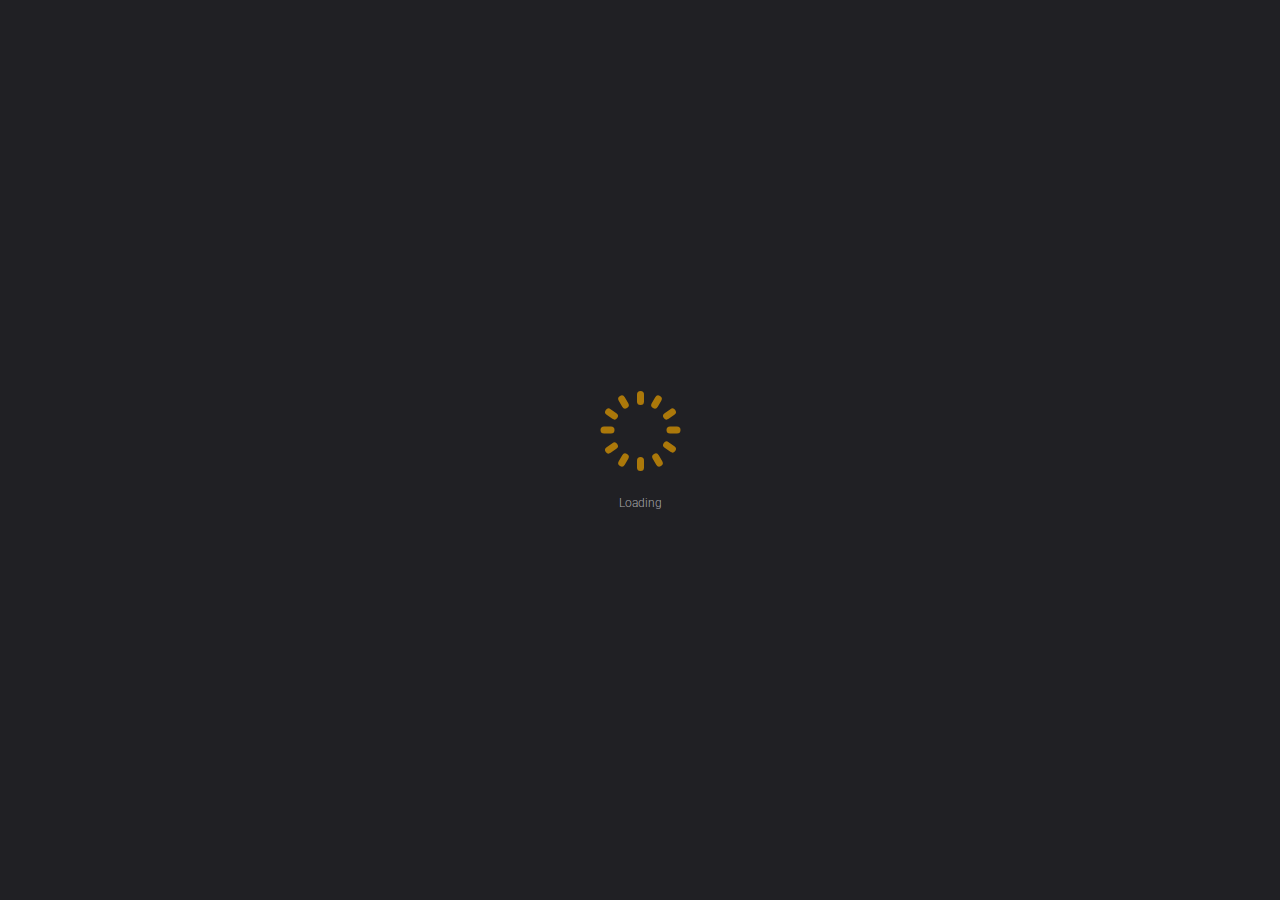
<file: html/18-35.html>
<!DOCTYPE html>
<html lang="en">
<head>
    <meta charset="UTF-8">
    <meta http-equiv="X-UA-Compatible" content="IE=edge">
    <meta name="viewport" content="width=device-width, initial-scale=1.0">
    <link rel="preconnect" href="https://fonts.googleapis.com">
    <link rel="preconnect" href="https://fonts.gstatic.com" crossorigin>
    <link href="https://fonts.googleapis.com/css2?family=Bad+Script&family=Roboto:wght@300;400;500&display=swap" rel="stylesheet">
    <link rel="stylesheet" href="../scss/css/end-list.css">
    <title>Data of death. Question 2</title>
</head>
<body>
    <svg style="display: none;">
        <!-- Moon -->
        <symbol id="moon" viewBox="0 0 165 164" xmlns="http://www.w3.org/2000/svg">
            <path d="M83.7089 2.60742C39.4007 2.60742 3.31909 38.8163 3.31909 83.2808C3.31909 127.745 39.4007 163.954 83.7089 163.954C128.017 163.954 164.099 127.745 164.099 83.2808C164.243 38.8163 128.161 2.60742 83.7089 2.60742ZM160.491 89.5087C159.625 100.227 156.449 110.22 151.831 118.766C147.357 127.311 141.295 134.553 135.089 140.201C128.739 145.85 122.1 149.905 115.749 152.657C109.543 155.409 103.77 157.002 99.0075 157.871C94.2447 158.74 90.3479 158.885 87.7501 159.03C85.1522 159.03 83.7089 159.03 83.7089 159.03C83.7089 159.03 85.1522 158.885 87.7501 158.885C90.3479 158.595 94.1004 158.306 98.8632 157.147C103.626 156.133 109.255 154.25 115.172 151.354C121.234 148.457 127.584 144.257 133.646 138.608C139.563 132.959 145.192 125.862 149.377 117.462C153.563 109.062 156.305 99.3576 157.171 89.2191C157.893 78.9357 156.594 68.3628 152.986 58.3691C150.388 50.9825 146.347 44.0304 141.584 37.8025C143.027 42.7269 144.615 49.5341 145.192 57.3553C145.048 57.2104 144.903 57.0656 144.759 56.9207C143.893 56.1966 142.883 55.9069 142.305 55.9069C142.017 55.9069 141.728 56.0517 141.584 56.0517C141.439 56.0517 141.295 56.1966 141.295 56.1966C141.295 56.1966 141.439 56.1966 141.584 56.1966C141.728 56.1966 142.017 56.3414 142.161 56.4862C142.594 56.7759 143.171 57.2104 143.749 57.9346C144.182 58.6588 144.615 59.6726 144.759 60.6865C144.759 60.8313 144.759 60.9761 144.759 61.121V61.5555C144.759 61.8451 144.759 62.1348 144.759 62.2797C144.759 62.859 144.615 63.2935 144.47 63.8729C144.326 64.3074 144.037 64.7419 143.749 65.0315C143.46 65.3212 143.316 65.466 142.738 65.6109C142.594 65.6109 142.017 65.6109 141.728 65.466C141.295 65.3212 141.007 65.0315 140.574 64.7419C139.852 64.1625 139.419 63.4383 139.13 63.0038C138.842 62.5693 138.697 62.1348 138.697 62.1348C138.697 62.1348 138.697 62.2797 138.697 62.4245C138.697 62.5693 138.697 62.859 138.697 63.1487C138.697 63.728 138.842 64.7419 139.419 65.6109C139.708 66.0454 140.141 66.6247 140.718 67.0592C141.295 67.4937 142.017 67.9282 143.027 67.9282C143.749 67.9282 144.903 67.6386 145.481 67.0592L145.625 66.9144C145.481 71.4043 144.903 76.1839 143.893 81.1083C144.903 81.1083 145.625 80.6738 146.202 80.2393C146.78 79.8048 147.213 79.3702 147.501 78.9357C147.79 78.5012 148.078 78.2116 148.223 78.0667C148.367 77.9219 148.511 77.7771 148.511 77.7771C148.511 77.7771 148.511 78.0667 148.511 78.3564C148.511 78.7909 148.367 79.3702 148.078 79.9496C147.79 80.5289 147.213 81.2531 146.491 81.8325C145.769 82.4118 144.903 82.7015 143.893 82.7015C142.883 82.7015 142.017 82.4118 141.295 81.8325C140.574 81.2531 140.141 80.5289 139.852 79.9496C139.563 79.3702 139.419 78.6461 139.419 78.3564C139.419 77.9219 139.419 77.7771 139.419 77.7771C139.419 77.7771 138.842 78.0667 138.697 79.3703C138.697 80.0944 138.697 80.9634 139.419 82.1221C139.996 83.136 141.295 84.2947 143.171 84.5843C142.883 85.4533 142.738 86.3224 142.45 87.1914C141.295 87.1914 140.285 87.6259 139.563 88.4949C138.264 90.0881 138.553 92.5503 140.141 93.8538C138.986 96.7505 137.543 99.7921 135.955 102.689C137.398 102.834 138.553 102.399 139.419 101.965C140.574 101.385 141.295 100.661 141.872 100.082C142.45 99.5024 142.738 99.0679 143.027 98.923C143.316 98.6334 143.46 98.6334 143.46 98.6334C143.46 98.6334 143.316 98.923 143.171 99.6472C142.883 100.227 142.45 101.096 141.728 101.965C141.006 102.834 139.996 103.558 138.697 104.137C138.12 104.427 137.398 104.572 136.677 104.572C135.955 104.572 135.233 104.572 134.512 104.282C133.79 104.137 133.069 103.703 132.491 103.413C131.914 102.978 131.337 102.544 130.904 101.965C130.038 100.806 129.605 99.6472 129.46 98.4885C129.316 97.3299 129.316 96.4608 129.46 95.8815C129.605 95.3022 129.605 94.8677 129.605 94.8677C129.605 94.8677 129.46 94.8677 129.316 95.1573C129.027 95.447 128.739 95.8815 128.45 96.8953C128.306 97.7644 128.017 99.2127 128.739 100.951C129.027 101.82 129.605 102.834 130.471 103.703C131.337 104.572 132.491 105.441 134.079 105.875C133.502 106.889 132.78 107.903 132.203 108.917C131.77 108.917 131.337 108.917 130.904 108.917C128.45 109.351 126.863 111.379 127.151 113.407C127.151 113.551 127.295 113.841 127.295 113.986C125.564 113.551 123.976 111.958 123.543 109.496C122.821 105.151 119.069 96.1712 115.605 94.2883C111.853 92.2606 108.822 97.185 110.842 98.7782C115.461 102.254 113.151 108.917 113.584 114.71C113.729 117.027 114.883 118.91 115.894 120.648C113.584 121.373 112.141 123.545 112.574 125.573C112.719 126.731 113.44 127.6 114.45 128.18C113.007 129.339 111.708 130.352 110.265 131.366C110.265 131.221 110.265 131.077 110.265 130.932C110.121 129.049 109.543 127.456 108.822 126.297C108.1 125.138 107.234 124.269 106.512 123.835C104.925 122.676 103.77 122.531 103.193 122.531C102.471 122.531 102.327 122.531 102.327 122.531C102.327 122.531 102.471 122.531 102.76 122.676C103.049 122.821 103.482 122.966 104.059 123.255C105.069 123.835 106.657 125.138 107.667 127.021C108.677 128.904 108.966 131.656 107.956 134.263C107.09 136.87 104.925 139.187 102.327 140.491C99.7291 141.794 96.554 141.939 94.1004 140.925C91.5025 139.911 89.6263 137.884 88.9047 135.856C88.0387 133.828 88.183 131.946 88.4717 130.642C88.616 130.063 88.7603 129.483 88.9047 129.194C89.049 128.904 89.049 128.759 89.049 128.759C89.049 128.759 88.9047 128.904 88.4717 129.483C88.183 130.063 87.4614 131.077 87.3171 132.959C87.1727 133.828 87.1727 134.987 87.6057 136.435C87.8944 137.739 88.7603 139.187 90.0593 140.636C90.3479 140.925 90.6366 141.215 91.0696 141.505C89.482 142.084 87.8944 142.519 86.3068 142.953C85.8738 141.794 85.2965 141.07 84.7192 140.491C83.9976 139.767 83.2759 139.332 82.6986 139.042C81.3997 138.463 80.6781 138.463 80.1008 138.463C79.6678 138.463 79.3791 138.608 79.3791 138.608C79.3791 138.608 79.5234 138.608 79.6678 138.753C79.9564 138.898 80.2451 139.042 80.6781 139.187C81.544 139.622 82.5543 140.346 83.5646 141.505C83.9976 142.084 84.4305 142.808 84.7192 143.677C85.0079 144.546 84.8635 145.56 84.5749 146.429C83.8532 148.312 81.8327 149.471 79.8121 149.905C75.771 150.774 71.2968 148.891 69.5649 146.284C68.699 144.981 68.4103 143.677 68.5546 142.663C68.5546 142.229 68.699 141.794 68.8433 141.65C68.9876 141.36 68.9876 141.36 68.9876 141.36C68.9876 141.36 68.8433 141.36 68.4103 141.794C68.1217 142.229 67.5443 142.953 67.5443 144.401C67.5443 144.691 67.5444 145.126 67.6887 145.56C66.6784 145.56 65.6681 145.56 64.8022 145.56C64.9465 145.126 64.9465 144.546 64.8022 144.112C64.3692 141.794 61.7713 140.201 59.0291 140.781C58.8848 140.781 58.5961 140.925 58.4518 140.925C58.4518 139.911 58.7404 138.898 59.3177 138.173C61.9156 134.408 69.4206 131.656 69.7092 125.138C69.8536 120.359 49.5035 121.952 49.5035 129.628C49.6479 137.16 46.184 136.58 43.5862 140.781C43.1532 141.505 42.7202 142.084 42.2872 142.519C40.411 141.939 38.6791 141.505 37.2358 140.925C37.3801 140.781 37.3801 140.636 37.5245 140.491C38.1018 139.477 37.6688 138.029 36.3698 137.304C35.2152 136.58 33.6276 136.87 33.0503 137.884C32.906 138.173 32.906 138.318 32.7617 138.608C18.1847 124.849 9.09215 105.296 9.09215 83.5705C9.09215 83.5705 9.09215 82.1221 9.09215 79.5151C9.23647 76.9081 9.3808 72.9975 10.2468 68.2179C11.1127 63.4383 12.7003 57.6449 15.4425 51.417C18.1847 45.1891 22.2259 38.3818 27.8546 32.1539C33.4833 25.7811 40.5553 19.8428 49.2149 15.3529C57.7302 10.7182 67.6887 7.53183 78.3688 6.66282C88.9047 5.7938 100.162 6.95249 110.698 10.863C121.234 14.6288 131.048 20.8567 139.13 28.9675C147.068 37.0783 153.419 46.9271 157.171 57.5001C160.202 67.6386 161.357 78.9357 160.491 89.5087Z" fill="white" fill-opacity="0.2"/>
            <path d="M104.059 104.281C103.338 103.123 102.472 102.109 101.606 101.385C100.74 100.66 99.7295 100.226 98.8635 99.9363C97.9976 99.6466 97.2759 99.5018 96.5543 99.3569C95.8327 99.3569 95.3997 99.3569 95.111 99.3569C94.8224 99.3569 94.5337 99.3569 94.5337 99.3569C94.5337 99.3569 94.6781 99.3569 95.111 99.5018C95.3997 99.5018 95.977 99.6466 96.5543 99.7914C97.1316 99.9363 97.8532 100.226 98.5749 100.66C99.2965 101.095 100.018 101.674 100.74 102.398C101.461 103.123 102.039 103.992 102.472 105.006C102.905 106.019 103.193 107.178 103.193 108.337C103.193 108.626 103.193 108.916 103.193 109.206C103.193 109.495 103.193 109.93 103.049 110.22C102.905 110.799 102.76 111.378 102.616 111.958C102.183 113.116 101.461 114.13 100.595 114.999C99.7295 115.868 98.7192 116.592 97.5646 117.027C96.41 117.461 95.2554 117.606 93.9564 117.606C92.8018 117.606 91.6472 117.317 90.6369 116.882C89.6266 116.448 88.7607 115.868 88.039 115.144C87.3174 114.42 86.7401 113.696 86.3071 112.971C85.8741 112.247 85.5855 111.523 85.4412 110.944C85.2968 110.364 85.1525 109.93 85.1525 109.495C85.1525 109.206 85.0082 108.916 85.0082 108.916C85.0082 108.916 85.0082 109.061 85.0082 109.495C85.0082 109.785 85.0082 110.364 85.0082 110.944C85.1525 111.523 85.1525 112.392 85.5855 113.261C85.8741 114.13 86.3071 114.999 87.0287 116.013C88.472 117.896 90.7812 119.489 93.9564 119.779C95.3997 119.924 96.9873 119.779 98.4305 119.199C99.8738 118.62 101.317 117.751 102.472 116.737C103.626 115.579 104.492 114.13 104.925 112.682C105.214 111.958 105.358 111.233 105.503 110.364C105.503 109.93 105.503 109.64 105.503 109.351C105.503 108.916 105.503 108.626 105.503 108.192C105.214 106.744 104.637 105.44 104.059 104.281Z" fill="white" fill-opacity="0.2"/>
            <path d="M61.483 99.502C61.1943 97.3295 59.8954 95.7363 58.5965 94.7225C57.8748 94.288 57.2975 93.9983 56.7202 93.7086C56.1429 93.5638 55.5656 93.4189 55.1326 93.4189C54.6996 93.4189 54.2667 93.4189 54.1223 93.4189C53.8337 93.4189 53.8337 93.4189 53.8337 93.4189C53.8337 93.4189 53.978 93.4189 54.1223 93.5638C54.411 93.5638 54.6996 93.7086 54.9883 93.8535C55.7099 94.1431 56.7202 94.7225 57.5862 95.7363C58.0192 96.1708 58.4521 96.7502 58.7408 97.4743C59.0294 98.1985 59.1738 98.9227 59.1738 99.6469C59.1738 99.7917 59.1738 100.081 59.1738 100.226C59.1738 100.371 59.1738 100.661 59.1738 100.95C59.1738 101.24 59.0294 101.675 58.8851 101.964C58.5965 102.688 58.1635 103.413 57.7305 103.847C57.1532 104.426 56.5759 104.861 55.8543 105.151C55.1326 105.44 54.411 105.585 53.545 105.585C52.8234 105.585 52.1018 105.44 51.3801 105.151C50.6585 104.861 50.0812 104.571 49.6482 104.137C49.2152 103.702 48.7823 103.268 48.4936 102.833C48.2049 102.399 47.9163 101.964 47.772 101.53C47.6276 101.095 47.4833 100.806 47.4833 100.661C47.4833 100.371 47.339 100.371 47.339 100.371C47.339 100.371 47.339 100.516 47.339 100.661C47.339 100.95 47.339 101.24 47.339 101.675C47.339 102.109 47.4833 102.688 47.6276 103.268C47.772 103.847 48.205 104.571 48.6379 105.151C49.0709 105.73 49.7925 106.454 50.5142 106.889C51.3801 107.323 52.2461 107.758 53.4007 107.903C54.411 108.047 55.5656 107.903 56.5759 107.613C57.5862 107.323 58.5965 106.599 59.4624 105.73C60.3284 104.861 60.9057 103.847 61.1943 102.833C61.3387 102.254 61.483 101.675 61.483 101.095C61.483 100.806 61.483 100.661 61.483 100.371C61.6273 99.9366 61.483 99.7917 61.483 99.502Z" fill="white" fill-opacity="0.2"/>
            <path d="M71.4415 81.832C72.1632 81.9769 73.0291 81.9769 73.7508 81.6872C74.4724 81.3975 75.3383 80.963 75.9156 80.3837C76.493 79.8043 76.9259 79.0801 77.2146 78.2111C77.3589 77.7766 77.3589 77.487 77.3589 76.9076C77.3589 76.6179 77.3589 76.6179 77.3589 76.4731C77.3589 76.1834 77.3589 76.0386 77.3589 75.8938C77.0703 74.3006 76.2043 73.1419 75.194 72.5626C74.1837 71.9832 73.3178 71.8384 72.7405 71.8384C72.1632 71.8384 71.8745 71.9832 71.8745 71.9832C71.8745 71.9832 72.0188 71.9832 72.1632 72.1281C72.3075 72.1281 72.5961 72.2729 72.7405 72.4177C73.1734 72.7074 73.8951 73.1419 74.3281 73.7212C74.9054 74.4454 75.194 75.3144 75.194 76.1834C75.194 76.3283 75.194 76.4731 75.194 76.4731C75.194 76.6179 75.194 76.7628 75.194 76.9076C75.194 77.0525 75.0497 77.3421 75.0497 77.487C74.9054 77.9215 74.6167 78.356 74.3281 78.6456C74.0394 78.9353 73.6064 79.225 73.1734 79.3698C72.7405 79.5147 72.3075 79.6595 71.8745 79.6595C71.4415 79.6595 71.0086 79.6595 70.5756 79.5147C70.1426 79.3698 69.7096 79.225 69.421 78.9353C68.6993 78.5008 68.2663 77.7766 67.9777 77.3421C67.8334 77.0525 67.689 76.9076 67.689 76.7628C67.689 76.6179 67.5447 76.4731 67.5447 76.4731C67.5447 76.4731 67.5447 76.6179 67.5447 76.7628C67.5447 76.9076 67.4004 77.1973 67.4004 77.487C67.4004 78.0663 67.5447 79.0801 68.2663 79.9492C68.555 80.3837 68.988 80.8182 69.5653 81.2527C69.8539 81.5424 70.5756 81.832 71.4415 81.832Z" fill="white" fill-opacity="0.2"/>
            <path d="M31.0304 55.9066C31.752 56.1963 32.7623 56.1963 33.6283 56.0514C35.3602 55.6169 36.9478 54.6031 38.1024 53.1547C38.6797 52.4305 39.257 51.7064 39.5457 50.8373C39.9787 50.1132 40.2673 49.0993 40.2673 48.3751C40.556 46.6371 40.123 44.8991 39.257 43.8852C38.824 43.3059 38.2467 43.0162 37.6694 42.8714C37.0921 42.7266 36.6591 42.7266 36.2262 42.7266C35.5045 42.7266 35.0715 43.0162 35.0715 43.0162C35.0715 43.0162 35.2159 43.0162 35.3602 43.0162C35.5045 43.0162 35.7932 43.0162 36.2262 43.0162C36.5148 43.0162 37.0921 43.1611 37.3808 43.4507C37.8138 43.7404 38.2467 44.0301 38.5354 44.4646C39.257 45.4784 39.4013 46.9268 39.1127 48.3751C38.9684 49.0993 38.6797 49.8235 38.3911 50.5477C38.1024 51.2719 37.5251 51.996 37.0921 52.5754C35.9375 53.5892 34.6386 54.6031 33.1953 54.8927C32.4737 55.0376 31.752 55.1824 31.1747 55.0376C30.5974 54.8927 30.0201 54.6031 29.5871 54.1686C28.7212 53.2996 28.5769 52.2857 28.4325 51.5615C28.4325 51.127 28.4325 50.8373 28.4325 50.6925C28.4325 50.5477 28.4325 50.4028 28.4325 50.4028C28.4325 50.4028 28.4325 50.5477 28.4325 50.6925C28.4325 50.8373 28.2882 51.127 28.2882 51.5615C28.2882 52.2857 28.2882 53.5892 29.1542 54.7479C29.5871 55.1824 30.1645 55.7618 31.0304 55.9066Z" fill="white" fill-opacity="0.2"/>
            <path d="M31.0301 32.4434C31.0301 32.1538 31.1744 32.1538 31.1744 32.1538C31.1744 32.1538 31.0301 32.2986 31.0301 32.4434C30.7414 32.5883 30.5971 32.8779 30.4528 33.3124C30.3084 33.747 30.0198 34.3263 30.0198 34.9056C29.8755 35.6298 29.8755 36.354 30.3084 37.223C30.5971 38.092 31.3187 38.8162 32.329 39.3955C32.762 39.6852 33.3393 39.83 33.9166 39.9749C34.2053 40.1197 34.3496 40.1197 34.6382 40.1197H34.7826C34.9269 40.1197 34.9269 40.1197 35.0712 40.1197H35.5042C37.6691 40.1197 39.834 39.2507 41.5659 37.9472C42.4319 37.3678 43.2978 36.6437 44.0194 35.7747C44.3081 35.3401 44.7411 34.9056 45.0297 34.4711C45.3184 34.0366 45.607 33.4573 45.7514 33.0228C46.1843 32.1538 46.473 31.1399 46.6173 30.1261C46.7616 29.1122 46.473 28.0984 46.04 27.3742C45.607 26.5052 45.0297 26.0707 44.4524 25.6362C43.8751 25.3465 43.2978 25.2017 42.8648 25.2017C41.8546 25.2017 41.4216 25.3465 41.4216 25.3465C41.4216 25.3465 41.5659 25.3465 41.7102 25.4913C41.9989 25.4913 42.2875 25.6362 42.7205 25.781C43.1535 25.9258 43.5865 26.2155 43.8751 26.5052C44.3081 26.9397 44.5968 27.3742 44.7411 27.9535C44.8854 28.5329 44.8854 29.2571 44.7411 29.9812C44.5968 30.7054 44.3081 31.4296 43.8751 32.1538C43.5865 32.5883 43.4421 32.8779 43.1535 33.1676C42.8648 33.4573 42.5762 33.8918 42.2875 34.1815C41.7102 34.7608 40.9886 35.485 40.267 35.9195C38.8237 36.9333 37.0918 37.6575 35.5042 37.9472H35.2155H35.0712H34.9269C34.6382 37.9472 34.4939 37.9472 34.3496 37.9472C34.0609 37.9472 33.628 37.9472 33.3393 37.8023C32.762 37.6575 32.1847 37.223 31.896 36.7885C31.1744 35.7747 31.1744 34.4711 31.3187 33.747C30.8857 33.0228 31.0301 32.7331 31.0301 32.4434Z" fill="white" fill-opacity="0.2"/>
            <path d="M21.7931 87.7701C22.3704 86.7563 22.6591 85.5976 22.9477 84.2941C23.092 83.1354 23.092 81.8319 22.9477 80.6732C22.8034 80.0938 22.6591 79.5145 22.5147 78.9352C22.3704 78.6455 22.2261 78.3558 22.2261 78.0661C22.0818 77.7765 21.9374 77.6316 21.7931 77.342C21.2158 76.1833 20.3498 75.4591 19.3395 74.8798C18.3293 74.3004 17.319 74.0107 16.453 74.0107C15.4427 74.0107 14.7211 74.3004 13.9995 74.5901C13.2778 74.8798 12.8449 75.3143 12.5562 75.6039C11.8346 76.4729 11.5459 76.9075 11.5459 76.9075C11.5459 76.9075 11.6902 76.7626 11.8346 76.7626C11.9789 76.6178 12.4119 76.4729 12.8449 76.1833C13.2778 76.0384 13.7108 75.7488 14.4325 75.6039C15.0098 75.4591 15.7314 75.4591 16.453 75.6039C17.1747 75.7488 17.752 76.0384 18.4736 76.4729C19.0509 76.9075 19.6282 77.6316 19.9169 78.3558C20.0612 78.6455 20.2055 78.7903 20.2055 79.08C20.2055 79.2248 20.3498 79.5145 20.3498 79.6593C20.4942 80.0938 20.4942 80.5283 20.6385 80.9629C20.7828 81.8319 20.7828 82.8457 20.4942 83.8596C20.3498 84.8734 20.0612 85.7424 19.6282 86.6114C19.1952 87.4805 18.7622 88.3495 18.1849 88.9288C17.4633 89.653 17.0303 90.0875 16.3087 90.522C15.5871 90.9565 14.8654 91.1013 14.1438 91.1013C13.4222 91.1013 12.8449 90.9565 12.2676 90.8117C11.6902 90.522 11.2573 90.2323 10.8243 89.9427C10.3913 89.653 10.1027 89.5082 9.95833 89.2185C9.814 89.0737 9.66968 88.9288 9.66968 88.9288C9.66968 88.9288 9.66968 89.0736 9.814 89.3633C9.95833 89.653 10.1027 89.9427 10.3913 90.3772C10.68 90.8117 11.1129 91.2462 11.6902 91.6807C12.2676 92.1152 12.9892 92.5497 13.9995 92.6945C14.8654 92.8394 16.02 92.8394 17.0303 92.4049C18.0406 92.1152 19.0509 91.391 19.7725 90.6668C20.6385 89.7978 21.3601 88.784 21.7931 87.7701Z" fill="white" fill-opacity="0.2"/>
            <path d="M96.1214 26.0703C97.5647 26.0703 99.1522 26.0703 100.596 25.7807C102.039 25.491 103.482 25.0565 104.925 24.3323C106.08 23.753 107.379 22.5943 108.1 21.2908C108.389 20.5666 108.678 19.8424 108.678 19.1182C108.678 18.3941 108.533 17.8147 108.245 17.2354C107.812 16.0767 107.09 15.2077 106.369 14.6283C105.647 14.049 105.07 13.6145 104.492 13.3248C103.915 13.0351 103.482 12.8903 103.193 12.7455C102.905 12.6006 102.76 12.6006 102.76 12.6006C102.76 12.6006 102.905 12.7455 103.193 12.8903C103.482 13.0351 103.915 13.4697 104.348 13.7593C104.781 14.1938 105.358 14.7732 105.791 15.3525C106.224 16.0767 106.802 16.8009 106.946 17.6699C107.09 18.5389 107.09 19.5527 106.513 20.2769C105.936 21.1459 105.07 21.7253 103.915 22.3046C102.905 22.7391 101.606 23.0288 100.307 23.3185C99.0079 23.4633 97.709 23.6081 96.2657 23.4633C94.9668 23.4633 93.5235 23.1736 92.2246 22.884C90.9256 22.5943 89.6267 22.1598 88.4721 21.7253C88.1834 21.5804 87.8948 21.4356 87.6061 21.2908C87.3175 21.1459 87.0288 21.0011 86.7402 20.8563C86.1629 20.5666 85.7299 20.2769 85.2969 19.9873C84.431 19.2631 83.7093 18.5389 83.132 17.6699C82.699 16.8009 82.4104 15.9319 82.5547 15.2077C82.699 14.4835 82.9877 13.7593 83.2763 13.3248C83.565 12.8903 83.998 12.4558 84.1423 12.1661C84.431 11.8765 84.5753 11.8765 84.5753 11.8765C84.5753 11.8765 84.431 12.0213 84.1423 12.1661C83.8536 12.311 83.4207 12.6006 82.9877 13.0351C82.5547 13.4697 81.9774 14.1938 81.6887 15.0628C81.4001 15.9319 81.4001 17.2354 81.9774 18.3941C82.4104 19.5527 83.2763 20.5666 84.1423 21.4356C84.5753 21.8701 85.1526 22.3046 85.7299 22.7391C86.0185 22.884 86.3072 23.0288 86.5958 23.3185C86.8845 23.4633 87.1732 23.6081 87.6061 23.8978C88.9051 24.4772 90.204 25.0565 91.6473 25.491C93.2349 25.7807 94.6781 26.0703 96.1214 26.0703Z" fill="white" fill-opacity="0.2"/>
            <path d="M120.368 63.8725C120.368 63.438 120.513 63.0035 120.513 62.569C120.513 62.1345 120.513 61.8448 120.513 61.4103C120.513 60.9758 120.368 60.6862 120.368 60.2517C119.791 57.2101 118.059 54.8927 116.183 53.5892C115.317 52.865 114.307 52.4305 113.441 52.1409C112.575 51.8512 111.853 51.7064 111.131 51.5615C110.41 51.5615 109.977 51.5615 109.688 51.5615C109.399 51.5615 109.111 51.5615 109.111 51.5615C109.111 51.5615 109.255 51.5615 109.688 51.7064C109.977 51.7064 110.554 51.996 111.131 52.1409C111.709 52.4305 112.43 52.7202 113.152 53.1547C113.874 53.5892 114.595 54.1686 115.317 54.8927C116.76 56.3411 117.915 58.3688 118.203 60.831C118.203 61.1207 118.203 61.4103 118.203 61.7C118.203 61.9897 118.203 62.2794 118.203 62.7139C118.059 63.2932 118.059 63.8725 117.915 64.4519C117.626 65.6106 116.904 66.6244 116.039 67.4934C115.173 68.3624 114.162 68.9418 113.008 69.3763C112.43 69.5211 111.853 69.666 111.276 69.666H110.41C110.121 69.666 109.688 69.666 109.399 69.666C108.245 69.5211 107.09 69.2315 106.08 68.6521C105.07 68.2176 104.204 67.4934 103.482 66.7693C102.76 66.0451 102.183 65.3209 101.75 64.5967C101.317 63.8725 101.029 63.1484 100.74 62.7139C100.596 62.1345 100.307 61.7 100.307 61.2655C100.163 60.9758 100.163 60.831 100.163 60.831C100.163 60.831 100.163 60.9758 100.163 61.4103C100.163 61.7 100.163 62.2794 100.163 62.8587C100.307 63.438 100.451 64.307 100.74 65.1761C101.029 66.0451 101.606 66.9141 102.327 67.7831C103.049 68.6521 103.915 69.5211 105.07 70.2453C106.224 70.9695 107.523 71.5488 109.111 71.8385C109.399 71.8385 109.832 71.9833 110.121 71.9833C110.554 71.9833 110.843 71.9833 111.276 71.9833C111.709 71.9833 111.997 71.9833 112.43 71.8385C112.863 71.6937 113.152 71.6937 113.585 71.5488C115.173 71.1143 116.616 70.2453 117.77 69.0866C118.925 67.9279 119.791 66.4796 120.224 64.8864C120.224 64.7416 120.224 64.307 120.368 63.8725Z" fill="white" fill-opacity="0.2"/>
            <path d="M39.978 77.9215C40.844 77.7767 41.8543 77.6318 42.5759 77.0525C43.4418 76.618 44.1635 76.0386 44.7408 75.3144C45.3181 74.5903 45.8954 73.7213 46.184 72.8522C46.4727 71.9832 46.617 70.9694 46.4727 70.1004C46.3284 69.2314 46.0397 68.3623 45.6067 67.6382C45.1738 66.914 44.5965 66.4795 43.8748 66.045C42.5759 65.3208 41.4213 65.3208 40.6996 65.3208C40.2667 65.3208 39.978 65.4656 39.8337 65.4656C39.6894 65.4656 39.545 65.6105 39.545 65.6105C39.545 65.6105 39.6894 65.6105 39.8337 65.6105C39.978 65.6105 40.2667 65.6105 40.6996 65.7553C41.4213 65.9001 42.4316 66.1898 43.2975 66.914C44.1635 67.6382 44.8851 68.7968 44.8851 70.2452C44.8851 70.9694 44.7408 71.6936 44.5965 72.2729C44.3078 72.9971 44.0191 73.5764 43.4418 74.1558C42.4316 75.3144 41.1326 76.0386 39.6894 76.3283C39.2564 76.4731 38.9677 76.4731 38.6791 76.4731C38.3904 76.4731 37.9574 76.4731 37.6688 76.3283C37.0915 76.1835 36.5142 75.8938 35.9369 75.6041C34.9266 75.0248 34.3493 74.0109 34.0606 73.4316C33.772 72.7074 33.772 72.2729 33.772 72.2729C33.772 72.2729 33.772 72.4177 33.772 72.5626C33.772 72.7074 33.772 73.1419 33.772 73.4316C33.9163 74.1558 34.205 75.3144 35.3596 76.3283C35.9369 76.7628 36.5142 77.1973 37.3801 77.487C37.8131 77.6318 38.2461 77.7767 38.6791 77.7767C39.112 77.9215 39.6894 77.9215 39.978 77.9215Z" fill="white" fill-opacity="0.2"/>
            <path d="M110.698 24.3323C110.843 24.1875 110.843 24.1875 110.843 24.1875C110.843 24.1875 110.843 24.1875 110.698 24.3323C110.41 24.3323 110.121 24.3323 109.832 24.622C109.544 24.9117 109.255 25.2013 108.966 25.7807C108.822 26.36 108.678 26.9394 108.822 27.6636C108.966 28.3877 109.255 28.9671 109.688 29.6913C109.832 29.9809 110.121 30.2706 110.41 30.5603C110.698 30.8499 110.843 30.9948 111.276 31.4293C112.43 32.4431 113.874 33.3121 115.605 33.7466C116.471 33.8915 117.337 34.0363 118.203 34.0363C118.636 34.0363 119.069 34.0363 119.502 33.8915C119.791 33.8915 119.935 33.7466 120.224 33.7466C120.513 33.6018 120.657 33.6018 120.801 33.457C121.667 33.0225 122.389 32.2983 122.677 31.4293C122.966 30.5603 122.822 29.6913 122.533 29.1119C121.956 27.8084 121.234 27.229 120.657 26.7945C120.368 26.6497 120.08 26.5049 119.935 26.36C119.791 26.2152 119.647 26.2152 119.647 26.2152C119.647 26.2152 119.647 26.36 119.791 26.5049C119.935 26.6497 120.08 26.9394 120.224 27.229C120.513 27.8084 120.946 28.6774 121.09 29.5464C121.09 29.9809 121.09 30.4154 120.801 30.8499C120.657 31.1396 120.224 31.4293 119.791 31.5741C119.647 31.7189 119.502 31.7189 119.358 31.7189C119.214 31.7189 119.069 31.7189 118.925 31.7189C118.636 31.7189 118.348 31.7189 118.059 31.7189C117.482 31.7189 116.76 31.5741 116.183 31.4293C115.605 31.2844 114.884 30.9948 114.307 30.7051C113.729 30.4154 113.152 30.1258 112.575 29.6913C112.43 29.5464 111.997 29.2567 111.853 29.1119C111.709 28.9671 111.42 28.6774 111.276 28.5326C110.843 28.0981 110.554 27.6636 110.41 27.229C109.977 26.36 109.977 25.6359 110.265 25.0565C110.41 24.7668 110.698 24.4772 110.698 24.3323Z" fill="white" fill-opacity="0.2"/>
            <path d="M42.4316 120.938C41.7099 119.924 40.844 119.345 40.2667 118.911C39.978 118.766 39.6894 118.621 39.545 118.621C39.4007 118.621 39.2564 118.476 39.2564 118.476C39.2564 118.476 39.545 118.766 39.978 119.2C40.411 119.635 40.9883 120.504 41.4213 121.373C41.8543 122.387 42.2872 123.545 42.2872 124.849C42.2872 125.139 42.2872 125.573 42.1429 125.718C42.1429 125.863 41.9986 126.152 41.9986 126.297C41.9986 126.442 41.9986 126.587 41.8543 126.587C41.5656 127.166 41.2769 127.456 40.844 127.601C40.411 127.746 39.8337 127.746 39.2564 127.601C38.9677 127.456 38.6791 127.311 38.3904 127.311L37.9574 127.021L37.5245 126.732C36.5142 126.008 35.6482 124.994 35.2152 123.98C34.6379 123.111 34.3493 122.097 34.205 121.518C34.0606 120.938 34.0606 120.504 34.0606 120.504C34.0606 120.504 34.0606 120.649 33.9163 120.793C33.9163 120.938 33.772 121.228 33.772 121.518C33.772 122.242 33.772 123.256 34.205 124.414C34.6379 125.573 35.3596 126.877 36.5142 127.89L36.9472 128.325L37.3801 128.615C37.6688 128.904 38.1018 129.049 38.5347 129.194C39.4007 129.484 40.411 129.628 41.4213 129.194C42.4316 128.904 43.1532 128.035 43.5862 127.166C43.7305 127.021 43.7305 126.732 43.8748 126.442C43.8748 126.152 43.8748 126.008 44.0191 125.863C44.0191 125.283 44.0191 124.994 44.0191 124.559C43.8748 123.256 43.1532 121.952 42.4316 120.938Z" fill="white" fill-opacity="0.2"/>
            <path d="M34.3496 116.013C34.4939 115.289 34.3496 114.71 34.3496 114.13C34.2053 111.813 33.195 109.785 32.1847 108.337C31.6074 107.613 31.1744 107.033 30.5971 106.454C30.0198 106.02 29.5868 105.585 29.1538 105.295C28.7209 105.006 28.4322 104.861 28.1436 104.716C27.8549 104.571 27.7106 104.571 27.7106 104.571C27.7106 104.571 27.8549 104.716 27.9992 104.861C28.2879 105.006 28.4322 105.295 28.8652 105.585C29.5868 106.309 30.4528 107.468 31.1744 108.916C31.896 110.365 32.6177 112.248 32.6177 114.275C32.6177 114.71 32.6177 115.289 32.4733 115.724C32.4733 116.013 32.329 116.303 32.329 116.448C32.1847 116.593 32.1847 116.882 32.0404 117.027C31.6074 117.896 31.0301 118.476 30.1641 118.765C29.2982 119.055 28.2879 119.055 27.4219 118.765C26.9889 118.62 26.556 118.476 26.123 118.186L25.4014 117.751L24.824 117.317C23.2365 116.158 22.0818 114.565 21.2159 113.117C20.7829 112.392 20.4943 111.668 20.3499 111.089C20.2056 110.51 20.2056 109.93 20.0613 109.496C20.0613 109.061 19.9169 108.627 19.9169 108.337C19.9169 108.047 19.9169 107.903 19.9169 107.903C19.9169 107.903 19.9169 108.047 19.7726 108.337C19.7726 108.627 19.6283 109.061 19.6283 109.496C19.6283 110.075 19.6283 110.654 19.7726 111.379C19.9169 112.103 20.0613 112.972 20.3499 113.696C20.9272 115.434 22.0818 117.317 23.8138 118.765L24.5354 119.345L25.257 119.779C25.8343 120.069 26.2673 120.358 26.9889 120.648C28.1436 121.083 29.5868 121.227 31.0301 120.793C32.329 120.358 33.4836 119.2 33.9166 117.896C34.0609 117.606 34.2053 117.317 34.2053 116.882C34.2053 116.593 34.3496 116.303 34.3496 116.013Z" fill="white" fill-opacity="0.2"/>
            <path d="M79.3797 52.1406C80.5343 48.9542 83.7095 47.2162 91.0701 46.2023C98.4308 45.1885 106.657 49.8232 115.894 48.23C125.853 46.492 114.451 43.885 102.616 40.2641C90.9258 36.6432 90.2042 40.6986 81.1116 39.5399C72.1634 38.3812 67.5449 40.4089 66.246 45.7678C65.6687 48.3749 55.4215 44.3195 55.4215 49.2439C55.4215 51.8509 56.7204 54.7476 63.2151 57.6444C69.4212 60.5411 78.2251 55.327 79.3797 52.1406Z" fill="white" fill-opacity="0.2"/>
            <path d="M33.0508 100.081C34.9271 99.7916 35.9374 97.1845 35.3601 94.2878C34.7827 91.3911 32.9065 89.3634 31.0303 89.7979C29.154 90.0876 28.1437 92.6946 28.721 95.5913C29.2983 98.488 31.1746 100.371 33.0508 100.081Z" fill="white" fill-opacity="0.2"/>
            <path d="M36.9474 105.875C37.8133 105.73 38.3906 104.426 38.102 102.978C37.8133 101.53 36.8031 100.516 35.9371 100.661C35.0711 100.806 34.4938 102.109 34.7825 103.557C35.0711 105.006 36.0814 106.02 36.9474 105.875Z" fill="white" fill-opacity="0.2"/>
            <path d="M43.7305 117.606C43.0089 118.041 43.1532 119.344 43.8749 120.358C44.5965 121.372 45.7511 121.806 46.3284 121.372C47.05 120.937 46.9057 119.634 46.1841 118.62C45.4625 117.606 44.3078 117.172 43.7305 117.606Z" fill="white" fill-opacity="0.2"/>
            <path d="M80.2455 116.883C77.5033 117.317 75.4828 119.634 75.9157 122.097C76.3487 124.414 78.9466 126.007 81.6888 125.428C84.431 124.993 86.4516 122.676 86.0186 120.214C85.5856 117.896 82.9877 116.448 80.2455 116.883Z" fill="white" fill-opacity="0.2"/>
            <path d="M71.5862 116.303C70.1429 116.593 69.2769 117.751 69.4213 118.91C69.5656 120.069 70.8645 120.793 72.3078 120.648C73.7511 120.358 74.617 119.2 74.4727 118.041C74.184 116.882 72.8851 116.158 71.5862 116.303Z" fill="white" fill-opacity="0.2"/>
            <path d="M77.9363 112.537C76.7816 112.682 76.06 113.696 76.2043 114.709C76.3487 115.723 77.5033 116.303 78.5136 116.013C79.6682 115.868 80.3898 114.854 80.2455 113.84C80.1011 112.827 79.0909 112.247 77.9363 112.537Z" fill="white" fill-opacity="0.2"/>
            <path d="M91.9357 50.4026C89.1934 48.2301 85.2966 48.3749 83.2761 50.9819C81.1112 53.589 81.5442 57.4995 84.2864 59.6721C87.0286 61.8446 90.9254 61.6998 92.9459 59.0927C95.1108 56.4857 94.6779 52.72 91.9357 50.4026Z" fill="white" fill-opacity="0.2"/>
            <path d="M96.8435 50.2577C95.8333 51.4164 95.9776 53.2992 97.2765 54.3131C98.5755 55.3269 100.452 55.1821 101.462 54.0234C102.472 52.8647 102.328 50.9819 101.029 49.968C99.7301 48.9542 97.8538 49.099 96.8435 50.2577Z" fill="white" fill-opacity="0.2"/>
            <path d="M120.368 82.1219C119.069 83.2806 118.78 85.1635 119.646 86.3222C120.657 87.4808 122.388 87.4808 123.832 86.3222C125.131 85.1635 125.419 83.2806 124.553 82.1219C123.543 80.9633 121.667 80.9633 120.368 82.1219Z" fill="white" fill-opacity="0.2"/>
            <path d="M92.3689 88.0601C93.8122 88.4946 95.1111 87.7704 95.5441 86.6118C95.8328 85.4531 95.1112 84.1495 93.6679 83.8599C92.2246 83.4254 90.9257 84.1495 90.4927 85.3082C90.0597 86.4669 90.9257 87.6256 92.3689 88.0601Z" fill="white" fill-opacity="0.2"/>
            <path d="M16.8857 66.0453C18.4733 66.6246 20.4939 65.0314 21.2155 62.5692C22.0815 60.107 21.3599 57.6448 19.7723 57.0654C18.1847 56.4861 16.1641 58.0793 15.4425 60.5415C14.5765 63.0037 15.2981 65.4659 16.8857 66.0453Z" fill="white" fill-opacity="0.2"/>
            <path d="M21.9375 48.2298C21.5045 49.3885 21.9375 50.4023 22.6592 50.692C23.3808 50.9817 24.2467 50.2575 24.6797 49.0988C25.1127 47.9401 24.6797 46.9263 23.9581 46.6366C23.2365 46.347 22.3705 47.0711 21.9375 48.2298Z" fill="white" fill-opacity="0.2"/>
            <path d="M21.0718 52.7204C21.5047 51.272 21.2161 49.8237 20.2058 49.534C19.3398 49.2443 18.1852 50.1134 17.6079 51.5617C17.1749 53.0101 17.4636 54.4584 18.4739 54.7481C19.4842 55.0378 20.6388 54.1688 21.0718 52.7204Z" fill="white" fill-opacity="0.2"/>
            <path d="M66.1016 21.4357C70.1428 20.4219 72.885 17.8149 72.3077 15.7872C71.7304 13.7595 68.1222 12.8904 64.0811 13.9043C60.0399 14.9181 57.2977 17.5252 57.875 19.5529C58.4523 21.5806 62.2048 22.4496 66.1016 21.4357Z" fill="white" fill-opacity="0.2"/>
            <path d="M56.5764 23.6083C54.7002 24.4774 53.6899 26.0705 54.1229 27.0844C54.5559 28.0982 56.4321 28.0982 58.3084 27.2292C60.1846 26.3602 61.1949 24.767 60.7619 23.7532C60.1846 22.7393 58.3084 22.5945 56.5764 23.6083Z" fill="white" fill-opacity="0.2"/>
            <path d="M131.048 41.2782C129.461 42.7266 130.327 46.3475 133.213 49.389C135.955 52.4305 139.564 53.7341 141.151 52.2857C142.739 50.8374 141.873 47.2165 138.986 44.1749C136.244 41.1334 132.636 39.8299 131.048 41.2782Z" fill="white" fill-opacity="0.2"/>
            <path d="M82.4101 37.368C86.5955 37.2232 89.915 35.0506 89.7707 32.5884C89.6264 30.1262 86.3069 28.2434 82.1214 28.3882C77.9359 28.533 74.6164 30.7056 74.7608 33.1678C74.9051 35.63 78.2246 37.5128 82.4101 37.368Z" fill="white" fill-opacity="0.2"/>
            <path d="M71.4418 38.6712C73.1737 38.6712 74.617 37.6574 74.617 36.6435C74.617 35.6297 73.1737 34.7607 71.2975 34.9055C69.5656 34.9055 68.1223 35.9193 68.1223 36.9332C68.2666 37.947 69.7099 38.8161 71.4418 38.6712Z" fill="white" fill-opacity="0.2"/>
            <path d="M133.791 38.2362C134.512 37.512 133.935 35.6291 132.492 34.1808C131.048 32.7324 129.172 32.1531 128.451 33.0221C127.729 33.7462 128.306 35.6291 129.75 37.0775C131.193 38.5258 133.069 39.1052 133.791 38.2362Z" fill="white" fill-opacity="0.2"/>
            <path d="M4.9071 55.3272C5.48441 53.8788 5.91738 52.4305 6.63902 50.9821C7.79363 47.9406 9.38122 44.899 11.1131 41.8575C12.8451 38.8159 14.8656 35.7744 17.0305 32.8777C19.1954 29.981 21.649 27.0842 24.3912 24.4772C26.989 21.8702 29.8756 19.408 32.7621 17.0906C35.6486 14.9181 38.6795 12.8904 41.7103 11.1523C44.7412 9.41431 47.7721 7.96595 50.8029 6.66243C52.2462 5.93826 53.8338 5.50375 55.1327 4.92441C56.576 4.4899 58.0192 3.91056 59.3182 3.62089C62.0604 2.89671 64.5139 2.17253 66.8231 1.73803C67.9778 1.59319 68.988 1.30352 69.9983 1.15868C71.0086 1.01385 71.8746 0.869013 72.7405 0.724178C74.3281 0.434507 75.7714 0.434507 76.6373 0.289671C77.5033 0.144836 78.0806 0.144836 78.0806 0.144836C78.0806 0.144836 77.6476 0.144836 76.6373 0.144836C75.7714 0.144836 74.4725 0 72.7405 0C71.8746 0 71.0086 0 69.9983 0C68.988 0.144836 67.8334 0.144836 66.6788 0.289671C64.3696 0.579342 61.6274 0.869013 58.8852 1.44836C57.4419 1.73803 55.9987 2.17253 54.4111 2.4622C52.9678 2.89671 51.3802 3.33122 49.7926 3.91056C46.6174 4.92441 43.4423 6.37276 40.1228 8.11079C36.9476 9.84881 33.6281 11.7317 30.4529 14.049C27.422 16.2216 24.3912 18.8286 21.649 21.5805C18.9068 24.3324 16.3089 27.3739 13.9997 30.5603C11.6904 33.7467 9.8142 36.9331 8.08228 40.2643C6.49469 43.5955 5.05143 46.7819 3.89681 49.9683C3.31951 51.5614 2.88653 53.1546 2.45355 54.603C2.02057 56.1962 1.73192 57.6445 1.44326 59.0929C0.865959 61.9896 0.432979 64.5966 0.288653 66.914C0.144326 67.9279 0.144326 69.0865 0 70.1004C0 71.1142 0 72.1281 0 72.8523C0 74.5903 0.144326 75.8938 0.144326 76.7628C0.144326 77.6318 0.144326 78.2112 0.144326 78.2112C0.144326 78.2112 0.144326 77.7767 0.288653 76.9077C0.432979 76.0387 0.432979 74.7351 0.721632 72.9971C0.865959 72.1281 1.01029 71.2591 1.15461 70.2452C1.29894 69.2314 1.58759 68.2175 1.73192 67.0589C2.1649 64.7415 2.7422 62.2793 3.60816 59.5274C4.04114 58.079 4.47412 56.7755 4.9071 55.3272Z" fill="white" fill-opacity="0.2"/>
        </symbol>

        <!-- Eye -->
        <symbol id="eye" viewBox="0 0 319 205" xmlns="http://www.w3.org/2000/svg">
            <path d="M131.303 108.162L138.563 109.061L135.795 112.282L139.975 112.118L139.205 114.025L141.057 113.711L137.722 119.845L142.272 117.362L139.216 123.288L145.177 119.35L144.921 121.554L147.818 120.071L148.695 123.587L150.436 121.836C150.428 122.307 150.44 122.769 150.472 123.222C150.592 125.08 150.904 126.92 151.402 128.714C152.078 127.054 152.918 125.459 153.91 123.952C154.225 123.467 154.559 122.994 154.899 122.553L155.601 124.45L157.786 122.48L159.838 127.941L162.676 121.219L165.638 124.814L166.07 122.869C166.573 123.584 167.123 124.291 167.692 125.011C169.466 127.192 171.423 129.226 173.544 131.093C172.419 128.659 171.499 126.139 170.793 123.557C170.719 123.122 170.568 122.715 170.478 122.282L174.226 124.848L173.062 119.54L180.707 122.806L176.272 116.868L190.104 122.527L180.534 113.858L185.124 114.937L181.429 111.418L190.34 112.373L182.053 107.664L186.17 107.127L182.664 105.304L193.459 103.3L185.958 101.37L191.208 99.6964L184.034 97.935L187.646 95.979L183.997 95.1728L195.868 88.8576L184.148 90.4904L187.103 87.6856L182.229 88.2551L186.513 84.201L179.637 85.5736L182.42 80.0933L178.061 82.4319C178.062 82.3894 178.055 82.3473 178.04 82.3075C178.959 80.3673 179.683 78.3476 180.2 76.2767C178.732 77.7577 177.123 79.1018 175.395 80.291L175.084 80.5038L178.349 73.4697L172.032 78.0441C172.391 76.2876 172.644 74.5136 172.789 72.731C171.507 74.6735 170.075 76.5209 168.506 78.2573L167.989 78.8249L169.139 71.525L164.646 77.0867L163.968 74.2571L161.889 76.6575L160.681 70.1091L158.18 76.2776L156.462 73.768L155.46 76.8502L153.341 74.1207L152.724 76.4494C152.315 76.0867 151.884 75.6956 151.442 75.3383C150.089 74.2547 148.629 73.3015 147.083 72.492C147.649 73.8651 148.095 75.2832 148.414 76.7313L145.238 74.8048L146.59 79.2646L143.044 77.8968L143.863 80.4786L136.184 76.7222L140.956 83.4674L137.757 83.465L139.384 85.926L136.67 86.1455L138.204 88.9421L132.937 90.0263L136.814 92.5702L130.635 94.1447L135.745 96.2397L125.038 100.133L136.782 100.993C136.779 101.02 136.784 101.047 136.795 101.071L131.884 103.967L136.416 104.799L131.303 108.162ZM140.518 99.08C140.536 98.5009 140.527 97.8623 140.575 97.1661C140.657 96.4197 140.78 95.6777 140.944 94.9432C141.34 93.13 142.041 91.3891 143.021 89.7907C144.161 87.8804 145.663 86.1925 147.447 84.8163C149.461 83.2418 151.789 82.0897 154.281 81.4346C156.934 80.7206 159.71 80.5783 162.412 81.0176C165.236 81.4492 167.914 82.5012 170.24 84.0932C172.565 85.6852 174.478 87.775 175.831 90.2027C176.528 91.3839 177.065 92.6481 177.43 93.9647C177.661 94.6456 177.64 95.2092 177.858 95.8124C178.002 96.4544 178.112 97.1034 178.188 97.7569C178.358 100.23 177.995 102.717 177.121 105.059C176.356 107.133 175.198 109.055 173.707 110.726C172.464 112.144 170.99 113.356 169.344 114.313C168.679 114.706 167.993 115.063 167.288 115.382C166.621 115.654 165.993 115.857 165.431 116.064C164.56 116.331 163.667 116.525 162.763 116.644L161.812 116.805L162.728 116.538C163.588 116.278 164.432 115.969 165.256 115.614L166.93 114.738C167.563 114.358 168.173 113.945 168.759 113.5C170.168 112.463 171.406 111.222 172.427 109.822C173.623 108.224 174.537 106.446 175.132 104.563C175.744 102.448 175.933 100.243 175.689 98.0681C175.628 97.5135 175.535 96.963 175.41 96.4192C175.286 95.8291 175.126 95.247 174.932 94.6758C174.757 94.1654 174.551 93.666 174.314 93.1801C174.076 92.645 173.806 92.1244 173.503 91.6212C173.185 91.0916 172.838 90.5788 172.464 90.0849C172.396 91.1119 172.062 92.1088 171.491 92.983C170.921 93.8572 170.134 94.5806 169.202 95.0861C169.552 95.431 169.812 95.8525 169.959 96.3159C170.106 96.7792 170.136 97.271 170.048 97.7507C169.959 98.2303 169.754 98.6839 169.45 99.0741C169.145 99.4643 168.75 99.7799 168.297 99.9947C167.843 100.209 167.345 100.317 166.843 100.309C166.34 100.301 165.849 100.178 165.408 99.9488C164.967 99.7199 164.591 99.3921 164.309 98.9926C164.027 98.5931 163.849 98.1333 163.788 97.6513C163.665 96.9135 163.832 96.1546 164.256 95.5237C163.024 95.1548 161.944 94.4265 161.162 93.438C160.381 92.4495 159.935 91.2485 159.886 89.9983C159.837 88.7481 160.188 87.5092 160.889 86.45C161.591 85.3907 162.61 84.5624 163.809 84.0776C163.196 83.8928 162.573 83.7419 161.943 83.6255C159.659 83.2234 157.309 83.2686 155.033 83.7585C152.757 84.2485 150.6 85.1732 148.69 86.4782C147.038 87.636 145.597 89.0541 144.429 90.6723C143.4 92.0607 142.592 93.5896 142.032 95.2069C141.787 95.8836 141.589 96.5747 141.438 97.2758C141.302 97.939 141.223 98.5446 141.132 99.088C141.046 99.9551 141.017 100.826 141.044 101.695L141.084 102.617C141.084 102.617 141.031 102.306 140.928 101.699C140.708 100.841 140.566 99.9659 140.502 99.0827L140.518 99.08Z" fill="white" fill-opacity="0.2"/>
            <path d="M19.0435 148.266L16.7171 148.324L19.0265 148.557C19.6293 148.66 20.2384 148.728 20.8504 148.76C23.7987 148.944 26.7587 148.934 29.7102 148.732C32.6923 148.429 35.6551 147.954 38.5824 147.309V147.309C41.8892 146.568 45.1519 145.647 48.355 144.55C49.4965 144.148 50.6006 143.721 51.6564 143.302C51.9455 143.542 52.363 143.855 52.8957 144.261C51.4431 145.467 49.7699 146.838 48.2361 148.25C45.8265 150.564 43.5997 153.048 41.5749 155.684C39.9341 157.834 38.977 159.324 38.977 159.324C38.977 159.324 40.2715 158.065 42.3562 156.383C44.8679 154.34 47.541 152.49 50.3504 150.853C51.2643 150.314 52.1889 149.805 53.1241 149.327C52.7932 149.623 52.4461 149.922 52.1339 150.231C49.4267 152.932 47.1989 156.046 45.5422 159.444C45.2101 160.125 44.9345 160.747 44.718 161.328C44.5016 161.909 44.3015 162.391 44.1741 162.813L43.7488 164.117L44.442 162.927C44.6418 162.541 44.949 162.105 45.2779 161.601C45.6492 161.04 46.0494 160.497 46.477 159.974C48.6708 157.166 51.3333 154.729 54.353 152.767C55.9284 151.751 57.5829 150.855 59.301 150.089C59.8276 149.872 60.338 149.657 60.8538 149.474L61.2046 149.687C59.6037 150.888 58.1047 152.213 56.7221 153.646C54.5407 155.924 52.6704 158.462 51.1579 161.198C50.5481 162.293 50.1132 163.247 49.8267 163.904L49.3915 164.953L50.0812 164.036C50.5337 163.48 51.1748 162.667 52.0362 161.785C56.0013 157.604 60.986 154.453 66.5241 152.626L66.7974 152.772L65.1488 153.995C63.3484 155.462 61.651 157.043 60.0683 158.728C57.2203 161.871 54.8696 165.403 53.0944 169.207C52.7271 169.973 52.4163 170.682 52.1782 171.331C51.94 171.979 51.6996 172.516 51.5718 173.034L51.1058 174.489L51.8372 173.133C52.0639 172.71 52.3928 172.206 52.7595 171.632C53.1262 171.058 53.5333 170.429 54.1067 169.804C56.4752 166.557 59.3401 163.676 62.6013 161.26C64.3088 160.002 66.1027 158.859 67.9702 157.838C69.5175 157.032 71.1108 156.314 72.7422 155.686L73.6933 156.117C73.1764 156.684 72.6647 157.283 72.185 157.973C70.9703 159.573 69.951 161.303 69.1477 163.128C68.7941 163.934 68.4914 164.761 68.2412 165.602C68.7977 164.93 69.3984 164.294 70.0394 163.697C71.3753 162.439 72.8564 161.334 74.4527 160.405C75.8626 159.597 77.356 158.936 78.9075 158.434L79.1567 158.536C78.7634 159.051 78.3888 159.578 78.0355 160.134C77.0189 161.653 76.148 163.257 75.4341 164.927C74.8691 166.287 74.5952 167.214 74.5952 167.214C74.5952 167.214 75.2495 166.479 76.3258 165.497C77.6155 164.325 79.0117 163.269 80.4971 162.342C81.4758 161.736 82.4889 161.185 83.5315 160.692C82.4387 162.088 81.447 163.555 80.5637 165.083C78.949 167.922 77.7903 170.978 77.1279 174.146C76.9051 175.166 76.7478 176.197 76.6568 177.234L76.5566 178.404L76.9464 177.281C77.2765 176.322 77.6711 175.384 78.1277 174.473C79.4777 171.745 81.2471 169.228 83.375 167.007C85.1729 165.138 87.2046 163.493 89.422 162.11L91.7086 162.795C91.5334 163.033 91.3395 163.258 91.1831 163.508C89.5112 165.973 88.3395 168.719 87.7316 171.598C87.6161 172.14 87.5373 172.688 87.4957 173.238C87.4432 173.711 87.3937 174.104 87.3846 174.441L87.3465 175.488L87.6769 174.504C87.7967 174.123 87.944 173.75 88.1177 173.389C88.3002 172.91 88.5206 172.444 88.7767 171.997C90.0299 169.618 91.7387 167.487 93.8111 165.72C94.5202 165.125 95.2685 164.576 96.0512 164.076C97.4909 164.456 98.9789 164.828 100.496 165.18C99.9045 166.44 99.4047 167.739 99.0006 169.065C98.1562 171.9 97.7873 174.843 97.9082 177.78C97.9395 178.724 98.0378 179.665 98.2026 180.594L98.3792 181.637C98.3792 181.637 98.4287 181.244 98.4978 180.576C98.5982 179.666 98.7605 178.761 98.9839 177.87C100.019 173.508 102.252 169.486 105.446 166.23L107.02 166.523C106.734 167.18 106.469 167.865 106.252 168.541C105.384 171.171 104.954 173.912 104.976 176.663C104.967 177.542 105.028 178.42 105.156 179.289C105.261 179.911 105.322 180.269 105.322 180.269L105.486 179.281C105.617 178.435 105.813 177.6 106.073 176.781C106.796 174.35 107.916 172.043 109.39 169.946C110.052 169.007 110.788 168.117 111.59 167.285C113.427 167.566 115.294 167.826 117.203 168.047C117.088 168.835 116.984 169.684 116.933 170.461C116.759 172.966 116.906 175.478 117.371 177.94C117.565 179.032 117.83 180.109 118.166 181.166C118.194 180.08 118.287 178.996 118.444 177.918C118.782 175.618 119.407 173.363 120.306 171.202C120.663 170.304 121.067 169.424 121.516 168.565C123.552 168.748 125.615 168.895 127.718 168.987C127.498 170.015 127.331 171.053 127.218 172.096C126.963 174.599 127.033 177.119 127.428 179.597C127.594 180.692 127.833 181.774 128.142 182.837C128.186 181.744 128.306 180.655 128.501 179.576C129.121 175.865 130.534 172.312 132.65 169.144L135.786 169.172C135.859 169.885 135.979 170.591 136.144 171.288C136.271 171.91 136.436 172.523 136.638 173.125C137.008 171.738 137.561 170.402 138.284 169.149C140.514 169.108 142.755 169.032 145.054 168.915C145.042 170.404 145.133 171.891 145.328 173.365C145.692 175.954 146.383 178.487 147.384 180.906C147.704 181.69 148.066 182.456 148.468 183.203L148.925 184.038C148.691 182.925 148.528 181.798 148.436 180.664C148.252 178.226 148.393 175.771 148.856 173.36C149.156 171.723 149.598 170.111 150.178 168.543C151.681 168.417 153.197 168.272 154.743 168.106L157.736 179.025L159.209 167.574C161.078 167.257 162.994 167.029 164.895 166.707C165.765 167.871 166.568 169.081 167.299 170.332C168.97 173.158 170.341 176.143 171.392 179.241C171.392 179.241 171.431 178.002 171.348 176.048C171.244 173.724 170.975 171.411 170.541 169.127C170.348 167.992 170.076 166.87 169.797 165.813L172.39 165.373C172.891 165.785 173.394 166.212 173.894 166.719C175.286 167.949 176.495 169.359 177.487 170.911C177.78 171.434 177.993 171.997 178.118 172.581C178.176 172.81 178.216 173.044 178.237 173.281C178.33 173.054 178.407 172.822 178.467 172.586C178.605 171.931 178.642 171.261 178.578 170.598C178.258 168.612 177.669 166.678 176.825 164.846L176.678 164.567L179.87 163.851C181.147 164.808 182.353 165.849 183.48 166.968C185.264 168.863 186.837 170.935 188.173 173.15C188.79 174.183 189.352 175.247 189.856 176.338C189.724 175.129 189.52 173.929 189.247 172.744C188.596 170.089 187.648 167.513 186.422 165.061C185.968 164.146 185.456 163.273 184.946 162.415L188.501 161.493C191.1 163.388 193.091 165.956 194.247 168.905C194.521 169.586 194.739 170.287 194.901 171.003C194.99 171.531 195.04 171.827 195.04 171.827L195.145 170.977C195.245 170.222 195.282 169.461 195.256 168.702C195.178 166.302 194.649 163.94 193.695 161.733C193.477 161.226 193.229 160.74 192.981 160.254L196.252 159.316C196.469 159.423 196.702 159.528 196.959 159.676C198.485 160.464 199.901 161.434 201.176 162.563C202.517 163.739 203.695 165.077 204.684 166.545C205.159 167.229 205.59 167.942 205.973 168.679C205.936 167.831 205.843 166.986 205.694 166.15C205.369 164.252 204.805 162.402 204.015 160.641C203.524 159.541 202.951 158.478 202.3 157.459L204.94 156.612C205.851 157.317 206.694 158.101 207.458 158.954C208.723 160.362 209.78 161.932 210.601 163.623C210.986 164.424 211.314 165.251 211.583 166.097C211.661 165.194 211.679 164.287 211.638 163.383C211.55 161.312 211.165 159.266 210.492 157.304C210.223 156.547 209.914 155.803 209.568 155.076L214.137 153.486C215.506 154.368 216.786 155.373 217.959 156.488C218.946 157.425 219.545 158.123 219.545 158.123C219.362 157.381 219.139 156.65 218.876 155.932C218.437 154.693 217.901 153.489 217.272 152.331L221.339 150.81C223.203 151.445 225.002 152.244 226.714 153.197C226.036 151.957 225.28 150.759 224.449 149.611C226.33 148.877 228.192 148.129 230.019 147.372C230.622 147.689 231.195 148.058 231.73 148.474C232.272 148.883 232.78 149.332 233.249 149.817C233.09 149.145 232.878 148.485 232.617 147.844C232.452 147.456 232.228 147.014 231.985 146.559C257.085 136.11 281.128 123.384 303.789 108.554L310.296 104.123L302.896 101.52C295.842 99.002 294.493 98.5742 272.446 81.489C267 77.2586 261.312 73.3283 255.407 69.7164C256.309 68.9655 257.122 68.1193 257.83 67.1937C258.216 66.6907 258.564 66.1611 258.87 65.6092C258.323 65.899 257.757 66.1551 257.177 66.376C255.955 66.8273 254.677 67.1139 253.378 67.2275C252.633 67.29 251.884 67.2883 251.14 67.2224C250.187 66.6798 249.298 66.1263 248.269 65.6284C249.062 64.8381 249.764 63.9679 250.365 63.0331C251.371 61.4647 252.039 59.7181 252.329 57.8997C252.416 57.3309 252.457 56.7567 252.452 56.1826C252.383 55.7781 252.347 55.5603 252.347 55.5603L252.079 56.1337C251.838 56.6272 251.559 57.1025 251.243 57.5555C250.33 58.8534 249.152 59.9575 247.782 60.7981C246.528 61.5702 245.128 62.0904 243.667 62.3272C243.225 62.4082 242.776 62.4467 242.328 62.442L241.99 62.4993L240.73 61.9124C241.613 60.9027 242.377 59.8017 243.008 58.6302C244.042 56.7872 244.692 54.7681 244.918 52.6898C244.98 52.0383 244.991 51.3839 244.951 50.7319L244.83 50.0163L244.597 50.6959C244.388 51.294 244.126 51.8739 243.813 52.4288C242.962 53.9737 241.807 55.3443 240.412 56.462C239.018 57.5797 237.412 58.4224 235.687 58.9419C235.347 59.0196 235.003 59.0779 234.656 59.1165L234.479 59.0504C235.141 58.1051 235.726 57.1125 236.23 56.0815C237.145 54.2181 237.753 52.2305 238.033 50.1913C238.165 49.3021 238.218 48.4043 238.191 47.508C237.839 48.3295 237.419 49.123 236.936 49.8809C235.105 52.9311 232.386 55.3968 229.122 56.9652L226.544 56.0257C227.789 54.6083 228.912 53.096 229.904 51.504C231.308 49.2355 232.4 46.8016 233.152 44.2649C233.445 43.2551 233.63 42.3916 233.744 41.7961C233.859 41.2006 233.916 40.8549 233.916 40.8549L233.466 41.7153C233.174 42.2448 232.753 42.9882 232.171 43.8549C229.431 47.9056 225.666 51.2164 221.239 53.4675L220.245 53.956L218.24 53.3674L218.741 52.7065C220.008 50.8713 220.948 48.8455 221.521 46.7148C221.697 46.0339 221.829 45.3434 221.916 44.6475L222.002 43.8809L221.621 44.5694C221.313 45.1897 220.954 45.7857 220.548 46.3515C219.376 47.952 217.931 49.3495 216.277 50.4834C215.318 51.117 214.301 51.6642 213.24 52.1179C211.615 51.721 209.98 51.3579 208.349 51.0259C208.641 50.4965 208.943 49.9332 209.213 49.3754C210.129 47.5599 210.919 45.6886 211.578 43.774C212.079 42.2329 212.335 41.1974 212.335 41.1974C210.603 43.4405 208.652 45.5181 206.509 47.4009C205.434 48.341 204.305 49.2214 203.128 50.0379C201.683 49.8186 200.237 49.5994 198.783 49.4295C199.302 47.7063 199.692 45.9503 199.948 44.1754C200.266 41.8373 200.338 39.4766 200.163 37.1299C199.992 35.2385 199.749 33.9995 199.749 33.9995C199.749 33.9995 199.56 35.2317 199.085 37.0244C198.494 39.1629 197.674 41.238 196.638 43.2159C195.636 45.132 194.432 46.9447 193.047 48.6248L192.909 48.7921L190.294 48.611C190.346 47.546 190.354 46.4244 190.296 45.298C190.216 43.1414 189.964 40.9959 189.541 38.8809C189.251 37.1697 188.868 36.0824 188.868 36.0824C188.868 36.0824 188.765 37.236 188.454 38.921C188.092 40.9442 187.566 42.9384 186.879 44.8846C186.455 46.0561 185.97 47.2066 185.425 48.3314C183.877 48.2895 182.302 48.2842 180.746 48.2918C177.627 45.0741 175.168 41.3105 173.498 37.1972C172.739 35.3575 172.37 34.0597 172.37 34.0597C172.37 34.0597 172.315 35.3973 172.446 37.4395C172.615 39.9599 173.038 42.4554 173.708 44.891C174.05 46.1292 174.47 47.3383 174.915 48.4952L174.026 48.5336C170.328 45.0375 167.395 40.8559 165.398 36.2327C164.874 35.0449 164.42 33.829 164.036 32.5908C164.071 33.9011 164.176 35.2079 164.351 36.5061C164.744 39.4323 165.469 42.304 166.514 45.0692C167.018 46.4156 167.601 47.7327 168.259 49.0144L167.486 49.1453L166.096 48.1804C160.892 44.4458 156.666 39.5856 153.75 33.9809C153.136 32.8046 152.699 31.7904 152.385 31.0115L151.927 29.8728C151.927 29.8728 152.001 30.3084 152.13 31.0707C152.259 31.8329 152.449 32.953 152.673 34.2753C153.46 37.518 154.626 40.6597 156.148 43.6403C157.312 45.8809 158.667 48.0226 160.198 50.0435L159.731 50.1226L159.485 49.9403C156.579 47.7661 153.935 45.2833 151.603 42.5377C149.225 39.7378 147.18 36.6866 145.506 33.4407C144.799 32.1042 144.288 30.9426 143.949 30.1198L143.417 28.8338L143.651 30.2183C143.799 31.0894 144.012 32.3495 144.477 33.823C145.472 37.4627 146.879 40.9809 148.673 44.3142C149.988 46.744 151.49 49.0732 153.167 51.2823C152.539 51.3887 151.911 51.4951 151.314 51.6921L149.915 50.5689C148.593 49.4581 147.336 48.2766 146.15 47.0298C144.796 45.5625 143.533 44.0184 142.368 42.4055C140.168 39.3088 138.391 35.9474 137.079 32.4036C136.805 31.6659 136.573 30.9849 136.404 30.3736C136.234 29.7622 136.045 29.2341 135.947 28.8507L135.578 27.4569C135.578 27.4569 135.665 27.9702 135.657 28.8998C135.668 29.3566 135.707 29.8834 135.775 30.48C135.843 31.0766 135.932 31.7976 136.042 32.6431C136.632 36.5569 137.735 40.3762 139.326 44.0089C140.204 45.9793 141.209 47.8935 142.335 49.7403C143.168 51.0395 143.988 52.2608 144.8 53.3395C143.746 53.6354 142.693 53.9417 141.642 54.2584C140.712 53.7468 139.822 53.1701 138.98 52.5328C137.387 51.3464 135.72 50.0125 134.098 48.5588C131.116 46.0154 128.312 43.2828 125.704 40.379C123.541 37.9769 122.237 36.2454 122.237 36.2454C122.237 36.2454 123.178 38.1824 124.812 40.9782C126.833 44.422 129.082 47.7346 131.545 50.8956C132.9 52.6345 134.327 54.313 135.702 55.8725L136.001 56.1739L133.522 57.0898C131.827 56.3321 130.194 55.4534 128.636 54.4608C126.141 52.8745 123.846 51.0133 121.798 48.9138C120.937 48.0355 120.276 47.2672 119.771 46.7287L119.06 45.857C119.06 45.857 119.238 46.2268 119.513 46.8684C119.787 47.5101 120.262 48.4539 120.876 49.5341C122.382 52.2178 124.201 54.7229 126.299 57.0009C126.989 57.7482 127.725 58.4717 128.471 59.1615L127.56 59.5558C124.298 57.5025 121.156 55.2782 118.147 52.8927C114.975 50.3643 111.947 47.672 109.076 44.8274C106.725 42.4891 105.239 40.8526 105.239 40.8526C105.239 40.8526 106.37 42.7413 108.243 45.4807C110.537 48.851 113.023 52.0948 115.688 55.1975C117.767 57.6938 120.057 60.0585 122.111 62.1109L120.359 63.0158C118.745 62.585 116.874 62.0058 115.102 61.3296C113.331 60.6535 110.79 59.6435 108.628 58.6175C104.631 56.704 100.837 54.4206 97.2999 51.7987C95.8248 50.7203 94.6661 49.7483 93.8552 49.0695L92.5922 47.9712C92.5922 47.9712 92.9852 48.4328 93.6399 49.266C94.2947 50.0993 95.3 51.2412 96.5677 52.5628C99.6737 55.8467 103.103 58.8296 106.808 61.4701C108.843 62.9178 110.975 64.2531 113.032 65.4409L114.529 66.2595L112.935 67.2176C111.921 67.1013 110.835 66.9492 109.727 66.7687C107.439 66.3458 105.186 65.7646 102.987 65.0297C98.7969 63.6167 94.8646 61.5839 91.3289 59.0029C90.6629 58.5316 90.024 58.0255 89.4152 57.4867C88.8371 57.0086 88.3367 56.5972 87.9595 56.229L86.753 55.0732L87.7416 56.41C88.0488 56.854 88.4631 57.3439 88.9577 57.9163C89.4798 58.5661 90.0385 59.1873 90.6316 59.7771C93.8059 63.0752 97.4934 65.8729 101.564 68.0713C103.456 69.0987 105.419 70.0012 107.439 70.7727L105.614 72.0261L103.459 71.0467C101.771 70.2764 99.8428 69.2589 97.842 68.1095C95.8413 66.9601 93.7715 65.5984 91.7477 64.1168C88.042 61.3999 84.6257 58.3337 81.5481 54.9625C80.2537 53.5815 79.2675 52.3563 78.5913 51.4947L77.5064 50.0781C77.5064 50.0781 77.8159 50.6338 78.3175 51.541C78.8191 52.4482 79.6115 53.8983 80.6422 55.484C83.1684 59.4353 86.1026 63.1255 89.4006 66.4987C91.2059 68.3533 93.1269 70.1082 95.0028 71.6948C96.8788 73.2814 98.7152 74.6347 100.346 75.7507L99.7003 76.2441L99.1026 76.0413C96.6769 75.2199 93.9303 74.0688 91.007 72.7556C88.0838 71.4424 85.0784 69.8391 82.1323 68.0977C76.6974 64.8758 71.6208 61.1245 66.9807 56.9016C66.0228 56.0397 65.156 55.2263 64.4339 54.4845C63.7117 53.7427 63.0429 53.1198 62.4516 52.5639L60.8311 50.822L62.215 52.732C62.6531 53.3619 63.2194 54.1621 63.8584 54.902C64.4973 55.6419 65.2481 56.651 66.1249 57.7187C70.2584 62.5741 74.895 67.0057 79.9635 70.9454C82.7634 73.0956 85.6362 75.0895 88.5204 76.8574C90.6523 78.0966 92.7198 79.3467 94.6271 80.3358L93.6425 81.1747L92.7953 80.9661C89.9088 80.2242 87.0654 79.3384 84.2765 78.3122C81.0654 77.1067 77.9242 75.7371 74.8661 74.2091C69.1042 71.282 63.711 67.7289 58.7896 63.6177C57.7673 62.7667 56.8548 61.9771 56.0817 61.2279C55.3086 60.4787 54.5941 59.8796 54.0995 59.3073L52.401 57.5946L53.8842 59.5037C54.3519 60.1126 54.9534 60.8269 55.6565 61.652C56.3595 62.477 57.159 63.3818 58.0682 64.348C62.5609 69.1325 67.6085 73.3995 73.1132 77.0664C76.0767 79.0252 79.1476 80.8287 82.3129 82.4694C84.6381 83.6759 86.838 84.6315 88.888 85.4845L88.3309 86.0109C86.9065 85.9161 85.3347 85.7342 83.637 85.4937C81.579 85.1465 79.5435 84.6899 77.5398 84.1259C73.7233 83.0361 70.0602 81.5076 66.6283 79.5729C65.2033 78.7901 64.0653 78.0387 63.2782 77.4999L62.0412 76.6532L63.0843 77.7248C64.0039 78.6769 64.9755 79.5807 65.9951 80.4323C69.1068 83.0833 72.5356 85.3655 76.2101 87.2316C76.9896 87.6277 77.7961 87.9872 78.5839 88.3338C76.8757 88.031 75.149 87.6194 73.4145 87.161C70.1126 86.245 66.8749 85.1312 63.72 83.8261C60.5889 82.466 57.5569 80.9053 54.644 79.1542C52.0674 77.5964 49.6007 75.876 47.26 74.0038L45.7826 72.8138L44.4982 71.6871C43.6982 70.9744 42.9945 70.3415 42.5213 69.7975L40.7906 68.0903L42.81 70.1327C43.2803 70.7572 43.8953 71.4531 44.6118 72.2599L45.7588 73.5539C46.1788 73.9789 46.6227 74.4478 47.1015 74.9268C49.2331 77.1049 51.5153 79.1403 53.9326 81.019C56.7403 83.1755 59.6928 85.1504 62.7712 86.9313C65.8984 88.6802 69.1344 90.243 72.4615 91.6111C75.1948 92.6816 77.9852 93.6138 80.8215 94.4039L80.1942 95.1022L79.5153 95.1052C76.5519 95.0957 73.5938 94.9127 70.6573 94.5571C67.2671 94.1055 63.9148 93.4329 60.6233 92.5439C57.3164 91.6272 54.0832 90.485 50.9478 89.1257C48.1887 87.9184 45.5222 86.5252 42.9677 84.9564L41.3583 83.9647L39.95 82.9871C39.0691 82.3841 38.2846 81.8609 37.7039 81.3672L35.7928 79.8665L37.5074 81.5765C38.0503 82.1406 38.7513 82.758 39.5675 83.4679C39.9608 83.8334 40.3889 84.2089 40.8545 84.6102C41.3201 85.0114 41.8314 85.3889 42.348 85.7974C44.718 87.6766 47.2231 89.3913 49.8448 90.9288C52.9063 92.743 56.1006 94.3412 59.4033 95.711C61.1853 96.4493 63.0856 97.1036 64.9405 97.6856C62.2372 97.2793 59.4296 96.7467 56.644 96.0503C53.2724 95.2043 49.9586 94.1624 46.7208 92.9301C43.8771 91.822 41.1095 90.543 38.4337 89.1008L36.7408 88.2033L35.2491 87.3198C34.309 86.7589 33.417 86.2859 32.8416 85.8232L30.7905 84.4743L32.7148 86.0527C33.2981 86.562 34.0609 87.153 34.9175 87.808L36.3068 88.8689L37.9025 89.9749C40.4314 91.7516 43.0744 93.3723 45.816 94.8276C48.98 96.5027 52.2475 97.9907 55.6009 99.2834C58.9944 100.548 62.4625 101.623 65.988 102.501C67.9882 102.962 69.9108 103.357 71.7236 103.69C69.7591 103.831 67.5694 103.913 65.2564 103.953C62.1259 103.936 59.0002 103.766 55.8912 103.443C50.0241 102.802 44.2545 101.542 38.6852 99.6839C37.5299 99.3195 36.4874 98.936 35.5707 98.6111C34.6541 98.2863 33.8046 97.9661 33.191 97.67L31.1546 96.7987L33.0051 97.9415C33.613 98.3026 34.3791 98.7169 35.2497 99.1616C36.1204 99.6062 37.0765 100.164 38.2072 100.677C43.6357 103.293 49.3472 105.33 55.2423 106.753C57.5883 107.3 59.9481 107.733 62.2813 108.106C59.2241 108.447 55.9658 108.775 52.7215 108.893C46.9269 109.217 41.1293 108.575 35.5822 106.995C33.7356 106.442 31.9492 105.721 30.2468 104.842C29.6171 104.548 29.1673 104.24 28.8379 104.056L28.3424 103.772L28.8001 104.127C29.0865 104.35 29.5094 104.695 30.0904 105.092C31.6717 106.204 33.3604 107.166 35.1337 107.967C40.625 110.339 46.5066 111.779 52.5233 112.223C56.8151 112.616 61.1025 112.69 64.8856 112.721C63.4998 113.148 62.0121 113.56 60.4224 113.957C54.7568 115.261 48.9194 115.66 43.142 115.14C40.5886 114.908 38.0589 114.491 35.5741 113.893L34.0029 113.519L32.6063 113.099C31.7325 112.831 30.9632 112.594 30.3414 112.347L28.3957 111.62L30.2199 112.607C30.7903 112.943 31.5272 113.282 32.3711 113.667L33.7027 114.29L35.2302 114.895C37.6784 115.846 40.1967 116.623 42.7653 117.22C45.7494 117.885 48.7829 118.334 51.8408 118.563C54.1475 118.708 56.4625 118.722 58.7739 118.605C56.9092 119.433 54.9561 120.228 52.9201 120.925C50.4923 121.724 48.0225 122.393 45.5218 122.93C43.3116 123.383 41.0796 123.724 38.835 123.95C37.8524 124.117 36.9402 124.111 36.1351 124.152C35.33 124.192 34.6108 124.25 34.0286 124.236L32.0913 124.244L33.907 124.497C34.4863 124.591 35.1944 124.663 36.0018 124.734C36.8092 124.806 37.689 124.913 38.7406 124.959C41.0472 125.087 43.3607 125.095 45.6711 124.985C48.3368 124.849 50.9939 124.565 53.6292 124.133V124.133C52.7052 124.45 51.7812 124.766 50.8359 125.054C45.819 126.608 40.6739 127.725 35.4618 128.394C33.3357 128.754 31.5109 128.839 30.2469 128.91L28.2637 129.037L30.246 129.198C31.5067 129.304 33.3309 129.411 35.5069 129.443C40.891 129.533 46.2782 129.156 51.6038 128.317L52.6347 128.142L51.9201 128.423C48.0126 129.808 43.9639 130.773 39.8478 131.3C38.4785 131.494 37.1008 131.62 35.7199 131.679L34.0776 131.765L35.6385 131.981C36.6389 132.116 38.0739 132.273 39.8123 132.362C42.1976 132.486 44.5903 132.466 46.9764 132.301C45.8184 132.801 44.6391 133.273 43.4436 133.748C39.3344 135.334 35.1408 136.701 30.8818 137.843C27.3613 138.776 24.9745 139.26 24.9745 139.26C24.9745 139.26 27.3976 139.186 31.0557 138.87C35.5448 138.465 40.0097 137.815 44.4291 136.925L45.0734 136.816L43.2735 137.537C38.6128 139.352 33.8039 140.776 28.9001 141.796C26.8676 142.22 25.1632 142.429 23.9712 142.63L22.1028 142.947L23.997 142.978C25.2071 142.981 26.9431 142.959 28.9477 142.86C34.0797 142.583 39.1827 141.88 44.1999 140.757C45.2791 140.574 46.3345 140.251 47.3792 139.962L46.5729 140.387C43.6897 141.8 40.7258 143.05 37.6962 144.131C32.2674 146.2 26.587 147.565 20.8039 148.192C20.2185 148.245 19.6309 148.27 19.0435 148.266ZM200.112 144.052L202.345 142.073C206.522 138.154 210.111 133.688 213.006 128.81C214.351 126.58 215.548 124.271 216.591 121.898C217.147 120.779 217.473 119.572 217.916 118.473C218.36 117.373 218.747 116.236 219 115.089C219.253 113.942 219.536 112.87 219.778 111.756C220.066 110.724 220.287 109.677 220.44 108.62C220.669 106.549 221.018 104.601 221.105 102.762C221.191 100.923 221.196 99.1942 221.196 97.626C221.195 96.0578 220.926 94.5671 220.804 93.2596L220.609 91.4204C220.514 90.8604 220.424 90.3315 220.345 89.8648C220.179 88.8847 219.956 88.0583 219.808 87.3793L219.367 85.3578C219.367 85.3578 219.375 86.0925 219.376 87.4685C219.379 88.1721 219.398 89.0651 219.411 90.023C219.493 90.5053 219.437 91.0587 219.417 91.6223C219.396 92.1859 219.317 92.7915 219.274 93.4227C219.16 94.7062 219.081 96.0959 218.921 97.5953C218.76 99.0947 218.39 100.726 218.087 102.457C217.784 104.189 217.172 105.957 216.68 107.848C216.314 109.11 215.819 110.395 215.313 111.712C219.45 97.2138 217.551 81.7882 210.027 68.7606C213.512 69.7706 217.431 71.0913 221.325 72.5601C226.282 74.4828 231.134 76.6467 235.861 79.0437C239.769 80.9902 242.3 82.4338 242.3 82.4338C242.3 82.4338 240.009 80.6455 236.44 78.1614C232.871 75.6774 227.944 72.5112 222.804 69.6532C221.122 68.7218 219.413 67.8271 217.744 66.9736C220.586 67.8045 223.304 68.6884 225.887 69.6591C230.875 71.4228 235.35 73.3854 239.315 75.1781L244.743 77.8755L249.361 80.2939C252.09 81.8319 254.322 82.9742 255.781 83.8632L258.042 85.0806L256.21 83.2626C254.998 82.0756 253.203 80.3793 250.795 78.2908L246.732 74.9462C245.463 73.9128 244.031 72.8912 242.521 71.8027C251.185 76.4492 259.411 81.8127 267.108 87.8339C282.041 99.403 287.939 103.701 292.645 106.152C287.312 109.488 278.798 114.595 268.045 120.368L269.529 119.349C273.368 116.874 276.601 114.535 279.242 112.615C281.882 110.696 283.916 109.103 285.309 108.035L287.391 106.338C287.391 106.338 284.061 108.102 278.254 111.086C276.805 111.828 275.201 112.627 273.411 113.507C271.621 114.386 269.762 115.341 267.709 116.329C265.656 117.317 263.5 118.386 261.176 119.435C258.852 120.485 256.492 121.717 253.932 122.839C248.859 125.17 243.335 127.578 237.486 130.121C234.541 131.324 231.53 132.618 228.424 133.848C225.318 135.078 222.213 136.308 218.911 137.555L208.999 141.154L200.112 144.052ZM136.796 141.973L136.651 137.005L133.171 139.643L135.629 130.089L129.249 136.738C129.194 136.411 129.332 136.052 129.386 135.691C129.664 134.073 130.1 132.483 130.686 130.942C129.145 131.846 127.702 132.9 126.381 134.087L126.209 134.245L126.272 133.738C126.476 132.286 126.787 130.848 127.2 129.436C125.833 130.229 124.527 131.119 123.293 132.098V132.098L126.477 124.678L119.936 129.69L120.02 129.5C120.695 128.056 121.472 126.657 122.343 125.314C120.788 125.803 119.266 126.387 117.785 127.062L118.066 126.278C118.529 125.086 119.074 123.924 119.698 122.801C118.361 123.033 117.043 123.358 115.753 123.773C115.415 123.831 115.092 123.981 114.765 124.101C115.209 123.497 115.716 122.868 116.241 122.251C117.511 120.727 118.869 119.274 120.308 117.897C118.277 118.325 116.272 118.867 114.304 119.522C113.831 119.666 113.361 119.826 112.894 120.001L112.878 119.908C113.423 118.993 113.859 118.023 114.178 117.015C113.185 117.121 112.184 117.118 111.194 117.008L110.617 116.93L113.559 113.071L110.495 113.27L110.863 112.904C112.102 111.72 113.414 110.611 114.791 109.582C112.999 109.577 111.206 109.677 109.424 109.883L109.198 109.921L113.119 107.145L107.518 106.749L115.261 102.669L109.181 101.603L112.098 99.8445L109.325 98.634L117.891 97.9512L111.559 95.295C112.808 94.9083 114.022 94.4243 115.192 93.8477C114.08 93.3401 113.015 92.7444 112.007 92.0667L117.999 90.8598L115.3 89.1086L119.598 89.1487L116.617 86.7092L122.857 87.0606L119.93 84.3558L125.606 84.9948L121.143 81.5419L126.523 82.4871L124.203 79.5514L129.338 79.834L127.421 76.8302L132.78 79.123L130.159 74.6061L133.776 75.3217L133.25 72.8984C133.582 73.0022 133.931 73.1032 134.285 73.2353C135.454 73.6618 136.585 74.1823 137.663 74.7914C137.523 73.6462 137.298 72.5131 136.989 71.401L141.11 73.5196L139.947 69.4918L144.365 71.416L144.678 68.3705L147.766 71.1441L148.118 67.5479L150.127 70.4082L150.341 66.0031L152.694 69.5253L154.489 66.2288L156.309 70.3213L158.134 65.6434L159.8 69.2179L161.833 64.3929L162.949 67.1645L165.081 63.8108L166.642 66.8591L168.272 64.4545L169.637 67.4239L171.89 64.29L173.599 71.8416L176.413 65.3642L177.353 70.1337L180.298 65.4103L181.681 69.2727L184.713 65.9428L184.6 70.2666L188.934 66.5081L187.824 70.7128L191.728 68.9154C191.496 69.4028 191.25 69.9085 191.023 70.427C189.981 72.755 189.107 75.1488 188.409 77.5909C190.083 75.7314 191.885 73.9827 193.802 72.3567C194.598 71.6778 195.419 71.0428 196.185 70.4809L195.834 71.9325L198.316 71.1281L195.992 75.5063L201.425 72.3619L196.475 78.161L204.152 75.2605L200.056 79.4429L206.34 78.2985L203.04 81.8019L208.168 81.5575C208.197 81.7286 208.224 81.8841 208.25 82.0397L199.112 86.7878L208.526 86.5057L203.345 88.9834L209.982 90.1157L209.184 90.4909C207.142 91.4448 204.974 92.244 204.974 92.244C204.974 92.244 206.933 93.0485 209.088 93.7396L206.004 95.0942L208.491 96.7692L201.367 97.6557L208.038 100.159L205.014 100.895L207.956 103.293L205.11 103.903L206.985 105.778L201.242 106.014L207.412 109.77L203.143 109.805L205.757 112.419L201.799 112.433L204.465 115.262L198.718 113.419L200.956 116.848L197.336 116.117L200.904 120.746L196.967 120.004L199.166 123.889L195.467 122.787L197.807 126.823L192.472 124.67L194.442 127.793L190.105 125.567L193.102 130.741L190.326 129.611L190.953 131.457L186.499 128.242L188.306 132.945L184.477 130.489L185.898 135.161L183.637 133.752L183.732 137.928L179.151 132.799L180.358 139.924C179.861 139.336 179.305 138.694 178.722 138.089C177.433 136.724 176.068 135.427 174.634 134.204C175.028 135.966 175.33 137.747 175.538 139.54C175.617 140.007 175.691 140.443 175.684 140.892L170.636 135.058L171.256 141.946L168.859 138.943L168.263 142.469L164.493 133.906L163.465 143.393L160.661 136.619L158.601 145.689L155.486 137.079L153.879 144.905C153.755 144.657 153.646 144.404 153.551 144.144C153.012 142.84 152.585 141.494 152.273 140.12C151.501 141.292 150.817 142.515 150.225 143.779L148.424 135.587L145.321 144.37C145.135 143.786 144.99 143.19 144.887 142.587C144.579 140.965 144.444 139.315 144.484 137.663C143.325 139.027 142.32 140.506 141.486 142.075L141.197 142.62C141.105 142.075 141.01 141.515 141.042 140.918C140.945 139.13 140.99 137.335 141.177 135.55C139.901 136.972 138.745 138.489 137.72 140.088C137.382 140.834 137.061 141.384 136.754 141.916L136.796 141.973ZM59.2025 138.648C63.1007 131.633 67.378 124.819 72.0163 118.235C71.5711 119.03 71.1743 119.818 70.756 120.577L68.5115 125.325C67.8229 126.738 67.3118 128.025 66.8253 129.164L65.6546 132.034C65.0433 133.61 64.7026 134.436 64.7026 134.436L66.2894 132.359C67.3025 131.003 68.7497 128.982 70.6651 126.497L73.8441 122.374L77.6583 117.599C79.024 115.88 80.5212 114.154 82.1153 112.316L84.5524 109.487L86.9053 106.944L86.3984 107.766C80.7295 117.047 76.0601 126.751 76.0601 126.751C76.0601 126.751 82.2242 117.85 89.2205 109.656C92.8455 105.33 96.671 101.209 99.5108 98.3118C99.5689 109.508 103.068 120.396 109.564 129.59C108.673 128.541 107.805 127.52 107.065 126.477C105.994 124.85 104.88 123.359 103.961 121.85C103.043 120.341 102.355 118.921 101.573 117.534C100.791 116.146 100.39 114.853 99.8626 113.695C99.5962 113.1 99.3537 112.549 99.1327 112.026C98.9116 111.503 98.7737 110.983 98.6115 110.514C98.3032 109.574 98.0347 108.771 97.8086 108.122C97.3539 106.806 97.12 106.11 97.12 106.11C97.12 106.11 97.2411 106.825 97.3441 108.216C97.4601 108.901 97.5271 109.786 97.6421 110.758C97.7264 111.256 97.8186 111.8 97.9056 112.314C97.9925 112.827 98.1058 113.496 98.3427 114.112C98.6554 115.371 98.9809 116.804 99.3894 118.336C99.7978 119.867 100.512 121.346 101.167 123.155C101.821 124.965 102.809 126.59 103.723 128.467C104.201 129.421 104.75 130.338 105.365 131.214C105.955 132.154 106.577 133.089 107.196 134.104C107.816 135.119 108.65 135.938 109.334 136.942C110.071 137.915 110.86 138.85 111.697 139.743C113.468 141.643 115.359 143.433 117.361 145.105C121.708 148.749 126.566 151.783 131.795 154.118L135.994 155.823L136.139 155.799L135.393 155.797C128.838 155.835 122.293 155.435 115.804 154.602C112.698 154.264 109.747 153.563 106.81 153.149C103.873 152.734 101.163 151.897 98.503 151.355C95.843 150.813 93.2888 149.918 90.9703 149.142L87.4617 147.992L85.7139 147.456L84.1328 146.828C82.0586 146.027 80.1076 145.269 78.3338 144.481L75.767 143.316L73.4764 142.215C70.4089 140.76 67.4374 139.126 64.5782 137.321C64.5782 137.321 65.204 137.983 66.542 139.133C68.4324 140.779 70.4142 142.323 72.4788 143.761L74.6019 145.241L76.9959 146.756C78.6399 147.854 80.5311 148.846 82.5105 149.967L84.0427 150.795L85.6688 151.592L89.0632 153.242L90.2288 153.764C79.172 150.204 68.7222 145.113 59.2025 138.648V138.648Z" fill="white" fill-opacity="0.2"/>
            <path d="M79.3754 139.872C81.6506 140.783 84.3468 141.735 87.263 142.713C90.1792 143.691 93.2427 144.757 96.3657 145.684C99.4887 146.612 102.595 147.638 105.547 148.434C108.499 149.23 111.27 150.041 113.67 150.611C116.07 151.181 118.04 151.759 119.453 152.08L121.657 152.667L119.374 152.589C117.917 152.5 115.835 152.34 113.344 152.01C110.852 151.68 108.001 151.187 104.939 150.617C101.877 150.048 98.6653 149.087 95.4779 148.171C92.2905 147.255 89.2329 146.028 86.3416 144.806C83.4503 143.583 80.9456 142.295 78.7006 141.171C76.4556 140.047 74.7606 138.942 73.5234 138.191L71.6492 136.908L73.7852 137.683C75.1115 138.274 77.0516 139.066 79.3754 139.872Z" fill="white" fill-opacity="0.2"/>
            <path d="M225.146 131.026C228.026 129.738 231.294 128.193 234.93 126.473C238.565 124.753 242.321 123.061 246.102 121.22C249.883 119.379 253.79 117.694 257.275 115.967C260.761 114.241 264.186 112.748 267.016 111.357C269.846 109.966 272.277 108.866 273.954 108.102L276.603 106.917L274.213 108.554C272.726 109.558 270.449 110.984 267.766 112.654C265.083 114.325 261.82 116.094 258.369 118.022C254.918 119.951 251.083 121.769 247.273 123.63C243.462 125.492 239.567 127.048 235.884 128.584C232.2 130.12 228.722 131.397 225.729 132.416C222.737 133.435 220.188 134.234 218.424 134.773L215.612 135.585L218.227 134.294C219.903 133.53 222.362 132.394 225.146 131.026Z" fill="white" fill-opacity="0.2"/>
            <path d="M258.148 112.219L251.577 115.684L243.921 119.397L236.111 122.784L229.191 125.557L224.2 127.298L222.28 127.895L223.989 126.837L228.513 124.199L235.084 120.734L242.74 117.021L250.551 113.634L257.471 110.861L262.443 109.107L264.363 108.51L262.672 109.58L258.148 112.219Z" fill="white" fill-opacity="0.2"/>
            <path d="M105.781 145.61L100.773 144.41L95.1621 142.687L89.6844 140.575L85.0492 138.447L81.8563 136.715L80.6726 135.988L82.0563 136.234L85.6063 137.041L90.5444 138.413L96.1144 140.19L101.579 142.225L106.287 144.196L109.55 145.755L110.788 146.41L109.385 146.247L105.781 145.61Z" fill="white" fill-opacity="0.2"/>
        </symbol>
    </svg>


    <div class="preloader" id="preloader">
        <div id="floatingBarsG">
            <div class="blockG" id="rotateG_01"></div>
            <div class="blockG" id="rotateG_02"></div>
            <div class="blockG" id="rotateG_03"></div>
            <div class="blockG" id="rotateG_04"></div>
            <div class="blockG" id="rotateG_05"></div>
            <div class="blockG" id="rotateG_06"></div>
            <div class="blockG" id="rotateG_07"></div>
            <div class="blockG" id="rotateG_08"></div>
            <div class="blockG" id="rotateG_09"></div>
            <div class="blockG" id="rotateG_10"></div>
            <div class="blockG" id="rotateG_11"></div>
            <div class="blockG" id="rotateG_12"></div>
        </div>   
        <p class="preloader__text">Loading</p>
    </div>    


    <header class="header">
        <div class="head-box">
            <div class="position-box">
                <p class="header__text">По вам скучает очень близкий человек, которого больше нет в мире живых.</p>
                <div class="poligon"></div>
            </div>    
            <div class="hidden-block">
                <svg class="eye">
                    <use xlink:href="#eye"></use>
                </svg> 
            </div> 
        </div>  
        <div class="flex-container">
            <p class="head__subtitle">Запись, которую Вы услышите, может шокировать людей с неокрепшей психикой. Вы готовы узнать, что ждет именно Вас?</p>
            <div class="btn-block">
                <a href="last.html" class="btn">Да<span class="flare"></span></a>
                <a href="last.html" class="btn">Затрудняюсь ответить<span class="flare"></span></a>
            </div>
            <p class="number__question">Вопрос 2-5</p>
        </div>      
        <svg class="moon">
            <use xlink:href="#moon"></use>
        </svg>
    </header>

    <script src="https://code.jquery.com/jquery-3.6.0.min.js"></script>
    <script src="../js/app.js"></script>
</body>
</html>
</file>
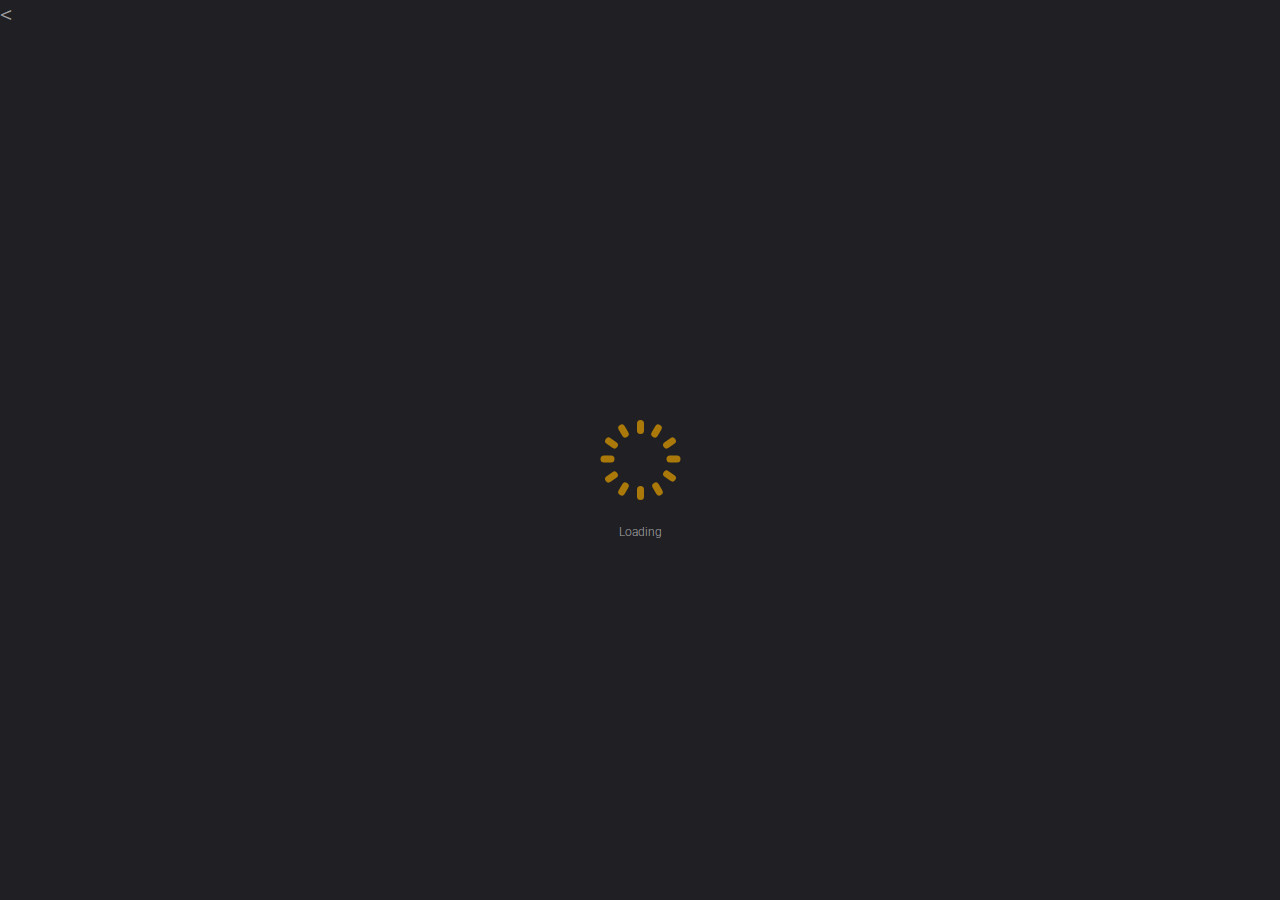
<file: html/36-45.html>
<<!DOCTYPE html>
<html lang="en">
<head>
    <meta charset="UTF-8">
    <meta http-equiv="X-UA-Compatible" content="IE=edge">
    <meta name="viewport" content="width=device-width, initial-scale=1.0">
    <link rel="preconnect" href="https://fonts.googleapis.com">
    <link rel="preconnect" href="https://fonts.gstatic.com" crossorigin>
    <link href="https://fonts.googleapis.com/css2?family=Bad+Script&family=Roboto:wght@300;400;500&display=swap" rel="stylesheet">
    <link rel="stylesheet" href="../scss/css/end-list.css">
    <title>Data of death. Question 2</title>
</head>
<body>
    <svg style="display: none;">
        <!-- Moon -->
        <symbol id="moon" viewBox="0 0 165 164" xmlns="http://www.w3.org/2000/svg">
            <path d="M83.7089 2.60742C39.4007 2.60742 3.31909 38.8163 3.31909 83.2808C3.31909 127.745 39.4007 163.954 83.7089 163.954C128.017 163.954 164.099 127.745 164.099 83.2808C164.243 38.8163 128.161 2.60742 83.7089 2.60742ZM160.491 89.5087C159.625 100.227 156.449 110.22 151.831 118.766C147.357 127.311 141.295 134.553 135.089 140.201C128.739 145.85 122.1 149.905 115.749 152.657C109.543 155.409 103.77 157.002 99.0075 157.871C94.2447 158.74 90.3479 158.885 87.7501 159.03C85.1522 159.03 83.7089 159.03 83.7089 159.03C83.7089 159.03 85.1522 158.885 87.7501 158.885C90.3479 158.595 94.1004 158.306 98.8632 157.147C103.626 156.133 109.255 154.25 115.172 151.354C121.234 148.457 127.584 144.257 133.646 138.608C139.563 132.959 145.192 125.862 149.377 117.462C153.563 109.062 156.305 99.3576 157.171 89.2191C157.893 78.9357 156.594 68.3628 152.986 58.3691C150.388 50.9825 146.347 44.0304 141.584 37.8025C143.027 42.7269 144.615 49.5341 145.192 57.3553C145.048 57.2104 144.903 57.0656 144.759 56.9207C143.893 56.1966 142.883 55.9069 142.305 55.9069C142.017 55.9069 141.728 56.0517 141.584 56.0517C141.439 56.0517 141.295 56.1966 141.295 56.1966C141.295 56.1966 141.439 56.1966 141.584 56.1966C141.728 56.1966 142.017 56.3414 142.161 56.4862C142.594 56.7759 143.171 57.2104 143.749 57.9346C144.182 58.6588 144.615 59.6726 144.759 60.6865C144.759 60.8313 144.759 60.9761 144.759 61.121V61.5555C144.759 61.8451 144.759 62.1348 144.759 62.2797C144.759 62.859 144.615 63.2935 144.47 63.8729C144.326 64.3074 144.037 64.7419 143.749 65.0315C143.46 65.3212 143.316 65.466 142.738 65.6109C142.594 65.6109 142.017 65.6109 141.728 65.466C141.295 65.3212 141.007 65.0315 140.574 64.7419C139.852 64.1625 139.419 63.4383 139.13 63.0038C138.842 62.5693 138.697 62.1348 138.697 62.1348C138.697 62.1348 138.697 62.2797 138.697 62.4245C138.697 62.5693 138.697 62.859 138.697 63.1487C138.697 63.728 138.842 64.7419 139.419 65.6109C139.708 66.0454 140.141 66.6247 140.718 67.0592C141.295 67.4937 142.017 67.9282 143.027 67.9282C143.749 67.9282 144.903 67.6386 145.481 67.0592L145.625 66.9144C145.481 71.4043 144.903 76.1839 143.893 81.1083C144.903 81.1083 145.625 80.6738 146.202 80.2393C146.78 79.8048 147.213 79.3702 147.501 78.9357C147.79 78.5012 148.078 78.2116 148.223 78.0667C148.367 77.9219 148.511 77.7771 148.511 77.7771C148.511 77.7771 148.511 78.0667 148.511 78.3564C148.511 78.7909 148.367 79.3702 148.078 79.9496C147.79 80.5289 147.213 81.2531 146.491 81.8325C145.769 82.4118 144.903 82.7015 143.893 82.7015C142.883 82.7015 142.017 82.4118 141.295 81.8325C140.574 81.2531 140.141 80.5289 139.852 79.9496C139.563 79.3702 139.419 78.6461 139.419 78.3564C139.419 77.9219 139.419 77.7771 139.419 77.7771C139.419 77.7771 138.842 78.0667 138.697 79.3703C138.697 80.0944 138.697 80.9634 139.419 82.1221C139.996 83.136 141.295 84.2947 143.171 84.5843C142.883 85.4533 142.738 86.3224 142.45 87.1914C141.295 87.1914 140.285 87.6259 139.563 88.4949C138.264 90.0881 138.553 92.5503 140.141 93.8538C138.986 96.7505 137.543 99.7921 135.955 102.689C137.398 102.834 138.553 102.399 139.419 101.965C140.574 101.385 141.295 100.661 141.872 100.082C142.45 99.5024 142.738 99.0679 143.027 98.923C143.316 98.6334 143.46 98.6334 143.46 98.6334C143.46 98.6334 143.316 98.923 143.171 99.6472C142.883 100.227 142.45 101.096 141.728 101.965C141.006 102.834 139.996 103.558 138.697 104.137C138.12 104.427 137.398 104.572 136.677 104.572C135.955 104.572 135.233 104.572 134.512 104.282C133.79 104.137 133.069 103.703 132.491 103.413C131.914 102.978 131.337 102.544 130.904 101.965C130.038 100.806 129.605 99.6472 129.46 98.4885C129.316 97.3299 129.316 96.4608 129.46 95.8815C129.605 95.3022 129.605 94.8677 129.605 94.8677C129.605 94.8677 129.46 94.8677 129.316 95.1573C129.027 95.447 128.739 95.8815 128.45 96.8953C128.306 97.7644 128.017 99.2127 128.739 100.951C129.027 101.82 129.605 102.834 130.471 103.703C131.337 104.572 132.491 105.441 134.079 105.875C133.502 106.889 132.78 107.903 132.203 108.917C131.77 108.917 131.337 108.917 130.904 108.917C128.45 109.351 126.863 111.379 127.151 113.407C127.151 113.551 127.295 113.841 127.295 113.986C125.564 113.551 123.976 111.958 123.543 109.496C122.821 105.151 119.069 96.1712 115.605 94.2883C111.853 92.2606 108.822 97.185 110.842 98.7782C115.461 102.254 113.151 108.917 113.584 114.71C113.729 117.027 114.883 118.91 115.894 120.648C113.584 121.373 112.141 123.545 112.574 125.573C112.719 126.731 113.44 127.6 114.45 128.18C113.007 129.339 111.708 130.352 110.265 131.366C110.265 131.221 110.265 131.077 110.265 130.932C110.121 129.049 109.543 127.456 108.822 126.297C108.1 125.138 107.234 124.269 106.512 123.835C104.925 122.676 103.77 122.531 103.193 122.531C102.471 122.531 102.327 122.531 102.327 122.531C102.327 122.531 102.471 122.531 102.76 122.676C103.049 122.821 103.482 122.966 104.059 123.255C105.069 123.835 106.657 125.138 107.667 127.021C108.677 128.904 108.966 131.656 107.956 134.263C107.09 136.87 104.925 139.187 102.327 140.491C99.7291 141.794 96.554 141.939 94.1004 140.925C91.5025 139.911 89.6263 137.884 88.9047 135.856C88.0387 133.828 88.183 131.946 88.4717 130.642C88.616 130.063 88.7603 129.483 88.9047 129.194C89.049 128.904 89.049 128.759 89.049 128.759C89.049 128.759 88.9047 128.904 88.4717 129.483C88.183 130.063 87.4614 131.077 87.3171 132.959C87.1727 133.828 87.1727 134.987 87.6057 136.435C87.8944 137.739 88.7603 139.187 90.0593 140.636C90.3479 140.925 90.6366 141.215 91.0696 141.505C89.482 142.084 87.8944 142.519 86.3068 142.953C85.8738 141.794 85.2965 141.07 84.7192 140.491C83.9976 139.767 83.2759 139.332 82.6986 139.042C81.3997 138.463 80.6781 138.463 80.1008 138.463C79.6678 138.463 79.3791 138.608 79.3791 138.608C79.3791 138.608 79.5234 138.608 79.6678 138.753C79.9564 138.898 80.2451 139.042 80.6781 139.187C81.544 139.622 82.5543 140.346 83.5646 141.505C83.9976 142.084 84.4305 142.808 84.7192 143.677C85.0079 144.546 84.8635 145.56 84.5749 146.429C83.8532 148.312 81.8327 149.471 79.8121 149.905C75.771 150.774 71.2968 148.891 69.5649 146.284C68.699 144.981 68.4103 143.677 68.5546 142.663C68.5546 142.229 68.699 141.794 68.8433 141.65C68.9876 141.36 68.9876 141.36 68.9876 141.36C68.9876 141.36 68.8433 141.36 68.4103 141.794C68.1217 142.229 67.5443 142.953 67.5443 144.401C67.5443 144.691 67.5444 145.126 67.6887 145.56C66.6784 145.56 65.6681 145.56 64.8022 145.56C64.9465 145.126 64.9465 144.546 64.8022 144.112C64.3692 141.794 61.7713 140.201 59.0291 140.781C58.8848 140.781 58.5961 140.925 58.4518 140.925C58.4518 139.911 58.7404 138.898 59.3177 138.173C61.9156 134.408 69.4206 131.656 69.7092 125.138C69.8536 120.359 49.5035 121.952 49.5035 129.628C49.6479 137.16 46.184 136.58 43.5862 140.781C43.1532 141.505 42.7202 142.084 42.2872 142.519C40.411 141.939 38.6791 141.505 37.2358 140.925C37.3801 140.781 37.3801 140.636 37.5245 140.491C38.1018 139.477 37.6688 138.029 36.3698 137.304C35.2152 136.58 33.6276 136.87 33.0503 137.884C32.906 138.173 32.906 138.318 32.7617 138.608C18.1847 124.849 9.09215 105.296 9.09215 83.5705C9.09215 83.5705 9.09215 82.1221 9.09215 79.5151C9.23647 76.9081 9.3808 72.9975 10.2468 68.2179C11.1127 63.4383 12.7003 57.6449 15.4425 51.417C18.1847 45.1891 22.2259 38.3818 27.8546 32.1539C33.4833 25.7811 40.5553 19.8428 49.2149 15.3529C57.7302 10.7182 67.6887 7.53183 78.3688 6.66282C88.9047 5.7938 100.162 6.95249 110.698 10.863C121.234 14.6288 131.048 20.8567 139.13 28.9675C147.068 37.0783 153.419 46.9271 157.171 57.5001C160.202 67.6386 161.357 78.9357 160.491 89.5087Z" fill="white" fill-opacity="0.2"/>
            <path d="M104.059 104.281C103.338 103.123 102.472 102.109 101.606 101.385C100.74 100.66 99.7295 100.226 98.8635 99.9363C97.9976 99.6466 97.2759 99.5018 96.5543 99.3569C95.8327 99.3569 95.3997 99.3569 95.111 99.3569C94.8224 99.3569 94.5337 99.3569 94.5337 99.3569C94.5337 99.3569 94.6781 99.3569 95.111 99.5018C95.3997 99.5018 95.977 99.6466 96.5543 99.7914C97.1316 99.9363 97.8532 100.226 98.5749 100.66C99.2965 101.095 100.018 101.674 100.74 102.398C101.461 103.123 102.039 103.992 102.472 105.006C102.905 106.019 103.193 107.178 103.193 108.337C103.193 108.626 103.193 108.916 103.193 109.206C103.193 109.495 103.193 109.93 103.049 110.22C102.905 110.799 102.76 111.378 102.616 111.958C102.183 113.116 101.461 114.13 100.595 114.999C99.7295 115.868 98.7192 116.592 97.5646 117.027C96.41 117.461 95.2554 117.606 93.9564 117.606C92.8018 117.606 91.6472 117.317 90.6369 116.882C89.6266 116.448 88.7607 115.868 88.039 115.144C87.3174 114.42 86.7401 113.696 86.3071 112.971C85.8741 112.247 85.5855 111.523 85.4412 110.944C85.2968 110.364 85.1525 109.93 85.1525 109.495C85.1525 109.206 85.0082 108.916 85.0082 108.916C85.0082 108.916 85.0082 109.061 85.0082 109.495C85.0082 109.785 85.0082 110.364 85.0082 110.944C85.1525 111.523 85.1525 112.392 85.5855 113.261C85.8741 114.13 86.3071 114.999 87.0287 116.013C88.472 117.896 90.7812 119.489 93.9564 119.779C95.3997 119.924 96.9873 119.779 98.4305 119.199C99.8738 118.62 101.317 117.751 102.472 116.737C103.626 115.579 104.492 114.13 104.925 112.682C105.214 111.958 105.358 111.233 105.503 110.364C105.503 109.93 105.503 109.64 105.503 109.351C105.503 108.916 105.503 108.626 105.503 108.192C105.214 106.744 104.637 105.44 104.059 104.281Z" fill="white" fill-opacity="0.2"/>
            <path d="M61.483 99.502C61.1943 97.3295 59.8954 95.7363 58.5965 94.7225C57.8748 94.288 57.2975 93.9983 56.7202 93.7086C56.1429 93.5638 55.5656 93.4189 55.1326 93.4189C54.6996 93.4189 54.2667 93.4189 54.1223 93.4189C53.8337 93.4189 53.8337 93.4189 53.8337 93.4189C53.8337 93.4189 53.978 93.4189 54.1223 93.5638C54.411 93.5638 54.6996 93.7086 54.9883 93.8535C55.7099 94.1431 56.7202 94.7225 57.5862 95.7363C58.0192 96.1708 58.4521 96.7502 58.7408 97.4743C59.0294 98.1985 59.1738 98.9227 59.1738 99.6469C59.1738 99.7917 59.1738 100.081 59.1738 100.226C59.1738 100.371 59.1738 100.661 59.1738 100.95C59.1738 101.24 59.0294 101.675 58.8851 101.964C58.5965 102.688 58.1635 103.413 57.7305 103.847C57.1532 104.426 56.5759 104.861 55.8543 105.151C55.1326 105.44 54.411 105.585 53.545 105.585C52.8234 105.585 52.1018 105.44 51.3801 105.151C50.6585 104.861 50.0812 104.571 49.6482 104.137C49.2152 103.702 48.7823 103.268 48.4936 102.833C48.2049 102.399 47.9163 101.964 47.772 101.53C47.6276 101.095 47.4833 100.806 47.4833 100.661C47.4833 100.371 47.339 100.371 47.339 100.371C47.339 100.371 47.339 100.516 47.339 100.661C47.339 100.95 47.339 101.24 47.339 101.675C47.339 102.109 47.4833 102.688 47.6276 103.268C47.772 103.847 48.205 104.571 48.6379 105.151C49.0709 105.73 49.7925 106.454 50.5142 106.889C51.3801 107.323 52.2461 107.758 53.4007 107.903C54.411 108.047 55.5656 107.903 56.5759 107.613C57.5862 107.323 58.5965 106.599 59.4624 105.73C60.3284 104.861 60.9057 103.847 61.1943 102.833C61.3387 102.254 61.483 101.675 61.483 101.095C61.483 100.806 61.483 100.661 61.483 100.371C61.6273 99.9366 61.483 99.7917 61.483 99.502Z" fill="white" fill-opacity="0.2"/>
            <path d="M71.4415 81.832C72.1632 81.9769 73.0291 81.9769 73.7508 81.6872C74.4724 81.3975 75.3383 80.963 75.9156 80.3837C76.493 79.8043 76.9259 79.0801 77.2146 78.2111C77.3589 77.7766 77.3589 77.487 77.3589 76.9076C77.3589 76.6179 77.3589 76.6179 77.3589 76.4731C77.3589 76.1834 77.3589 76.0386 77.3589 75.8938C77.0703 74.3006 76.2043 73.1419 75.194 72.5626C74.1837 71.9832 73.3178 71.8384 72.7405 71.8384C72.1632 71.8384 71.8745 71.9832 71.8745 71.9832C71.8745 71.9832 72.0188 71.9832 72.1632 72.1281C72.3075 72.1281 72.5961 72.2729 72.7405 72.4177C73.1734 72.7074 73.8951 73.1419 74.3281 73.7212C74.9054 74.4454 75.194 75.3144 75.194 76.1834C75.194 76.3283 75.194 76.4731 75.194 76.4731C75.194 76.6179 75.194 76.7628 75.194 76.9076C75.194 77.0525 75.0497 77.3421 75.0497 77.487C74.9054 77.9215 74.6167 78.356 74.3281 78.6456C74.0394 78.9353 73.6064 79.225 73.1734 79.3698C72.7405 79.5147 72.3075 79.6595 71.8745 79.6595C71.4415 79.6595 71.0086 79.6595 70.5756 79.5147C70.1426 79.3698 69.7096 79.225 69.421 78.9353C68.6993 78.5008 68.2663 77.7766 67.9777 77.3421C67.8334 77.0525 67.689 76.9076 67.689 76.7628C67.689 76.6179 67.5447 76.4731 67.5447 76.4731C67.5447 76.4731 67.5447 76.6179 67.5447 76.7628C67.5447 76.9076 67.4004 77.1973 67.4004 77.487C67.4004 78.0663 67.5447 79.0801 68.2663 79.9492C68.555 80.3837 68.988 80.8182 69.5653 81.2527C69.8539 81.5424 70.5756 81.832 71.4415 81.832Z" fill="white" fill-opacity="0.2"/>
            <path d="M31.0304 55.9066C31.752 56.1963 32.7623 56.1963 33.6283 56.0514C35.3602 55.6169 36.9478 54.6031 38.1024 53.1547C38.6797 52.4305 39.257 51.7064 39.5457 50.8373C39.9787 50.1132 40.2673 49.0993 40.2673 48.3751C40.556 46.6371 40.123 44.8991 39.257 43.8852C38.824 43.3059 38.2467 43.0162 37.6694 42.8714C37.0921 42.7266 36.6591 42.7266 36.2262 42.7266C35.5045 42.7266 35.0715 43.0162 35.0715 43.0162C35.0715 43.0162 35.2159 43.0162 35.3602 43.0162C35.5045 43.0162 35.7932 43.0162 36.2262 43.0162C36.5148 43.0162 37.0921 43.1611 37.3808 43.4507C37.8138 43.7404 38.2467 44.0301 38.5354 44.4646C39.257 45.4784 39.4013 46.9268 39.1127 48.3751C38.9684 49.0993 38.6797 49.8235 38.3911 50.5477C38.1024 51.2719 37.5251 51.996 37.0921 52.5754C35.9375 53.5892 34.6386 54.6031 33.1953 54.8927C32.4737 55.0376 31.752 55.1824 31.1747 55.0376C30.5974 54.8927 30.0201 54.6031 29.5871 54.1686C28.7212 53.2996 28.5769 52.2857 28.4325 51.5615C28.4325 51.127 28.4325 50.8373 28.4325 50.6925C28.4325 50.5477 28.4325 50.4028 28.4325 50.4028C28.4325 50.4028 28.4325 50.5477 28.4325 50.6925C28.4325 50.8373 28.2882 51.127 28.2882 51.5615C28.2882 52.2857 28.2882 53.5892 29.1542 54.7479C29.5871 55.1824 30.1645 55.7618 31.0304 55.9066Z" fill="white" fill-opacity="0.2"/>
            <path d="M31.0301 32.4434C31.0301 32.1538 31.1744 32.1538 31.1744 32.1538C31.1744 32.1538 31.0301 32.2986 31.0301 32.4434C30.7414 32.5883 30.5971 32.8779 30.4528 33.3124C30.3084 33.747 30.0198 34.3263 30.0198 34.9056C29.8755 35.6298 29.8755 36.354 30.3084 37.223C30.5971 38.092 31.3187 38.8162 32.329 39.3955C32.762 39.6852 33.3393 39.83 33.9166 39.9749C34.2053 40.1197 34.3496 40.1197 34.6382 40.1197H34.7826C34.9269 40.1197 34.9269 40.1197 35.0712 40.1197H35.5042C37.6691 40.1197 39.834 39.2507 41.5659 37.9472C42.4319 37.3678 43.2978 36.6437 44.0194 35.7747C44.3081 35.3401 44.7411 34.9056 45.0297 34.4711C45.3184 34.0366 45.607 33.4573 45.7514 33.0228C46.1843 32.1538 46.473 31.1399 46.6173 30.1261C46.7616 29.1122 46.473 28.0984 46.04 27.3742C45.607 26.5052 45.0297 26.0707 44.4524 25.6362C43.8751 25.3465 43.2978 25.2017 42.8648 25.2017C41.8546 25.2017 41.4216 25.3465 41.4216 25.3465C41.4216 25.3465 41.5659 25.3465 41.7102 25.4913C41.9989 25.4913 42.2875 25.6362 42.7205 25.781C43.1535 25.9258 43.5865 26.2155 43.8751 26.5052C44.3081 26.9397 44.5968 27.3742 44.7411 27.9535C44.8854 28.5329 44.8854 29.2571 44.7411 29.9812C44.5968 30.7054 44.3081 31.4296 43.8751 32.1538C43.5865 32.5883 43.4421 32.8779 43.1535 33.1676C42.8648 33.4573 42.5762 33.8918 42.2875 34.1815C41.7102 34.7608 40.9886 35.485 40.267 35.9195C38.8237 36.9333 37.0918 37.6575 35.5042 37.9472H35.2155H35.0712H34.9269C34.6382 37.9472 34.4939 37.9472 34.3496 37.9472C34.0609 37.9472 33.628 37.9472 33.3393 37.8023C32.762 37.6575 32.1847 37.223 31.896 36.7885C31.1744 35.7747 31.1744 34.4711 31.3187 33.747C30.8857 33.0228 31.0301 32.7331 31.0301 32.4434Z" fill="white" fill-opacity="0.2"/>
            <path d="M21.7931 87.7701C22.3704 86.7563 22.6591 85.5976 22.9477 84.2941C23.092 83.1354 23.092 81.8319 22.9477 80.6732C22.8034 80.0938 22.6591 79.5145 22.5147 78.9352C22.3704 78.6455 22.2261 78.3558 22.2261 78.0661C22.0818 77.7765 21.9374 77.6316 21.7931 77.342C21.2158 76.1833 20.3498 75.4591 19.3395 74.8798C18.3293 74.3004 17.319 74.0107 16.453 74.0107C15.4427 74.0107 14.7211 74.3004 13.9995 74.5901C13.2778 74.8798 12.8449 75.3143 12.5562 75.6039C11.8346 76.4729 11.5459 76.9075 11.5459 76.9075C11.5459 76.9075 11.6902 76.7626 11.8346 76.7626C11.9789 76.6178 12.4119 76.4729 12.8449 76.1833C13.2778 76.0384 13.7108 75.7488 14.4325 75.6039C15.0098 75.4591 15.7314 75.4591 16.453 75.6039C17.1747 75.7488 17.752 76.0384 18.4736 76.4729C19.0509 76.9075 19.6282 77.6316 19.9169 78.3558C20.0612 78.6455 20.2055 78.7903 20.2055 79.08C20.2055 79.2248 20.3498 79.5145 20.3498 79.6593C20.4942 80.0938 20.4942 80.5283 20.6385 80.9629C20.7828 81.8319 20.7828 82.8457 20.4942 83.8596C20.3498 84.8734 20.0612 85.7424 19.6282 86.6114C19.1952 87.4805 18.7622 88.3495 18.1849 88.9288C17.4633 89.653 17.0303 90.0875 16.3087 90.522C15.5871 90.9565 14.8654 91.1013 14.1438 91.1013C13.4222 91.1013 12.8449 90.9565 12.2676 90.8117C11.6902 90.522 11.2573 90.2323 10.8243 89.9427C10.3913 89.653 10.1027 89.5082 9.95833 89.2185C9.814 89.0737 9.66968 88.9288 9.66968 88.9288C9.66968 88.9288 9.66968 89.0736 9.814 89.3633C9.95833 89.653 10.1027 89.9427 10.3913 90.3772C10.68 90.8117 11.1129 91.2462 11.6902 91.6807C12.2676 92.1152 12.9892 92.5497 13.9995 92.6945C14.8654 92.8394 16.02 92.8394 17.0303 92.4049C18.0406 92.1152 19.0509 91.391 19.7725 90.6668C20.6385 89.7978 21.3601 88.784 21.7931 87.7701Z" fill="white" fill-opacity="0.2"/>
            <path d="M96.1214 26.0703C97.5647 26.0703 99.1522 26.0703 100.596 25.7807C102.039 25.491 103.482 25.0565 104.925 24.3323C106.08 23.753 107.379 22.5943 108.1 21.2908C108.389 20.5666 108.678 19.8424 108.678 19.1182C108.678 18.3941 108.533 17.8147 108.245 17.2354C107.812 16.0767 107.09 15.2077 106.369 14.6283C105.647 14.049 105.07 13.6145 104.492 13.3248C103.915 13.0351 103.482 12.8903 103.193 12.7455C102.905 12.6006 102.76 12.6006 102.76 12.6006C102.76 12.6006 102.905 12.7455 103.193 12.8903C103.482 13.0351 103.915 13.4697 104.348 13.7593C104.781 14.1938 105.358 14.7732 105.791 15.3525C106.224 16.0767 106.802 16.8009 106.946 17.6699C107.09 18.5389 107.09 19.5527 106.513 20.2769C105.936 21.1459 105.07 21.7253 103.915 22.3046C102.905 22.7391 101.606 23.0288 100.307 23.3185C99.0079 23.4633 97.709 23.6081 96.2657 23.4633C94.9668 23.4633 93.5235 23.1736 92.2246 22.884C90.9256 22.5943 89.6267 22.1598 88.4721 21.7253C88.1834 21.5804 87.8948 21.4356 87.6061 21.2908C87.3175 21.1459 87.0288 21.0011 86.7402 20.8563C86.1629 20.5666 85.7299 20.2769 85.2969 19.9873C84.431 19.2631 83.7093 18.5389 83.132 17.6699C82.699 16.8009 82.4104 15.9319 82.5547 15.2077C82.699 14.4835 82.9877 13.7593 83.2763 13.3248C83.565 12.8903 83.998 12.4558 84.1423 12.1661C84.431 11.8765 84.5753 11.8765 84.5753 11.8765C84.5753 11.8765 84.431 12.0213 84.1423 12.1661C83.8536 12.311 83.4207 12.6006 82.9877 13.0351C82.5547 13.4697 81.9774 14.1938 81.6887 15.0628C81.4001 15.9319 81.4001 17.2354 81.9774 18.3941C82.4104 19.5527 83.2763 20.5666 84.1423 21.4356C84.5753 21.8701 85.1526 22.3046 85.7299 22.7391C86.0185 22.884 86.3072 23.0288 86.5958 23.3185C86.8845 23.4633 87.1732 23.6081 87.6061 23.8978C88.9051 24.4772 90.204 25.0565 91.6473 25.491C93.2349 25.7807 94.6781 26.0703 96.1214 26.0703Z" fill="white" fill-opacity="0.2"/>
            <path d="M120.368 63.8725C120.368 63.438 120.513 63.0035 120.513 62.569C120.513 62.1345 120.513 61.8448 120.513 61.4103C120.513 60.9758 120.368 60.6862 120.368 60.2517C119.791 57.2101 118.059 54.8927 116.183 53.5892C115.317 52.865 114.307 52.4305 113.441 52.1409C112.575 51.8512 111.853 51.7064 111.131 51.5615C110.41 51.5615 109.977 51.5615 109.688 51.5615C109.399 51.5615 109.111 51.5615 109.111 51.5615C109.111 51.5615 109.255 51.5615 109.688 51.7064C109.977 51.7064 110.554 51.996 111.131 52.1409C111.709 52.4305 112.43 52.7202 113.152 53.1547C113.874 53.5892 114.595 54.1686 115.317 54.8927C116.76 56.3411 117.915 58.3688 118.203 60.831C118.203 61.1207 118.203 61.4103 118.203 61.7C118.203 61.9897 118.203 62.2794 118.203 62.7139C118.059 63.2932 118.059 63.8725 117.915 64.4519C117.626 65.6106 116.904 66.6244 116.039 67.4934C115.173 68.3624 114.162 68.9418 113.008 69.3763C112.43 69.5211 111.853 69.666 111.276 69.666H110.41C110.121 69.666 109.688 69.666 109.399 69.666C108.245 69.5211 107.09 69.2315 106.08 68.6521C105.07 68.2176 104.204 67.4934 103.482 66.7693C102.76 66.0451 102.183 65.3209 101.75 64.5967C101.317 63.8725 101.029 63.1484 100.74 62.7139C100.596 62.1345 100.307 61.7 100.307 61.2655C100.163 60.9758 100.163 60.831 100.163 60.831C100.163 60.831 100.163 60.9758 100.163 61.4103C100.163 61.7 100.163 62.2794 100.163 62.8587C100.307 63.438 100.451 64.307 100.74 65.1761C101.029 66.0451 101.606 66.9141 102.327 67.7831C103.049 68.6521 103.915 69.5211 105.07 70.2453C106.224 70.9695 107.523 71.5488 109.111 71.8385C109.399 71.8385 109.832 71.9833 110.121 71.9833C110.554 71.9833 110.843 71.9833 111.276 71.9833C111.709 71.9833 111.997 71.9833 112.43 71.8385C112.863 71.6937 113.152 71.6937 113.585 71.5488C115.173 71.1143 116.616 70.2453 117.77 69.0866C118.925 67.9279 119.791 66.4796 120.224 64.8864C120.224 64.7416 120.224 64.307 120.368 63.8725Z" fill="white" fill-opacity="0.2"/>
            <path d="M39.978 77.9215C40.844 77.7767 41.8543 77.6318 42.5759 77.0525C43.4418 76.618 44.1635 76.0386 44.7408 75.3144C45.3181 74.5903 45.8954 73.7213 46.184 72.8522C46.4727 71.9832 46.617 70.9694 46.4727 70.1004C46.3284 69.2314 46.0397 68.3623 45.6067 67.6382C45.1738 66.914 44.5965 66.4795 43.8748 66.045C42.5759 65.3208 41.4213 65.3208 40.6996 65.3208C40.2667 65.3208 39.978 65.4656 39.8337 65.4656C39.6894 65.4656 39.545 65.6105 39.545 65.6105C39.545 65.6105 39.6894 65.6105 39.8337 65.6105C39.978 65.6105 40.2667 65.6105 40.6996 65.7553C41.4213 65.9001 42.4316 66.1898 43.2975 66.914C44.1635 67.6382 44.8851 68.7968 44.8851 70.2452C44.8851 70.9694 44.7408 71.6936 44.5965 72.2729C44.3078 72.9971 44.0191 73.5764 43.4418 74.1558C42.4316 75.3144 41.1326 76.0386 39.6894 76.3283C39.2564 76.4731 38.9677 76.4731 38.6791 76.4731C38.3904 76.4731 37.9574 76.4731 37.6688 76.3283C37.0915 76.1835 36.5142 75.8938 35.9369 75.6041C34.9266 75.0248 34.3493 74.0109 34.0606 73.4316C33.772 72.7074 33.772 72.2729 33.772 72.2729C33.772 72.2729 33.772 72.4177 33.772 72.5626C33.772 72.7074 33.772 73.1419 33.772 73.4316C33.9163 74.1558 34.205 75.3144 35.3596 76.3283C35.9369 76.7628 36.5142 77.1973 37.3801 77.487C37.8131 77.6318 38.2461 77.7767 38.6791 77.7767C39.112 77.9215 39.6894 77.9215 39.978 77.9215Z" fill="white" fill-opacity="0.2"/>
            <path d="M110.698 24.3323C110.843 24.1875 110.843 24.1875 110.843 24.1875C110.843 24.1875 110.843 24.1875 110.698 24.3323C110.41 24.3323 110.121 24.3323 109.832 24.622C109.544 24.9117 109.255 25.2013 108.966 25.7807C108.822 26.36 108.678 26.9394 108.822 27.6636C108.966 28.3877 109.255 28.9671 109.688 29.6913C109.832 29.9809 110.121 30.2706 110.41 30.5603C110.698 30.8499 110.843 30.9948 111.276 31.4293C112.43 32.4431 113.874 33.3121 115.605 33.7466C116.471 33.8915 117.337 34.0363 118.203 34.0363C118.636 34.0363 119.069 34.0363 119.502 33.8915C119.791 33.8915 119.935 33.7466 120.224 33.7466C120.513 33.6018 120.657 33.6018 120.801 33.457C121.667 33.0225 122.389 32.2983 122.677 31.4293C122.966 30.5603 122.822 29.6913 122.533 29.1119C121.956 27.8084 121.234 27.229 120.657 26.7945C120.368 26.6497 120.08 26.5049 119.935 26.36C119.791 26.2152 119.647 26.2152 119.647 26.2152C119.647 26.2152 119.647 26.36 119.791 26.5049C119.935 26.6497 120.08 26.9394 120.224 27.229C120.513 27.8084 120.946 28.6774 121.09 29.5464C121.09 29.9809 121.09 30.4154 120.801 30.8499C120.657 31.1396 120.224 31.4293 119.791 31.5741C119.647 31.7189 119.502 31.7189 119.358 31.7189C119.214 31.7189 119.069 31.7189 118.925 31.7189C118.636 31.7189 118.348 31.7189 118.059 31.7189C117.482 31.7189 116.76 31.5741 116.183 31.4293C115.605 31.2844 114.884 30.9948 114.307 30.7051C113.729 30.4154 113.152 30.1258 112.575 29.6913C112.43 29.5464 111.997 29.2567 111.853 29.1119C111.709 28.9671 111.42 28.6774 111.276 28.5326C110.843 28.0981 110.554 27.6636 110.41 27.229C109.977 26.36 109.977 25.6359 110.265 25.0565C110.41 24.7668 110.698 24.4772 110.698 24.3323Z" fill="white" fill-opacity="0.2"/>
            <path d="M42.4316 120.938C41.7099 119.924 40.844 119.345 40.2667 118.911C39.978 118.766 39.6894 118.621 39.545 118.621C39.4007 118.621 39.2564 118.476 39.2564 118.476C39.2564 118.476 39.545 118.766 39.978 119.2C40.411 119.635 40.9883 120.504 41.4213 121.373C41.8543 122.387 42.2872 123.545 42.2872 124.849C42.2872 125.139 42.2872 125.573 42.1429 125.718C42.1429 125.863 41.9986 126.152 41.9986 126.297C41.9986 126.442 41.9986 126.587 41.8543 126.587C41.5656 127.166 41.2769 127.456 40.844 127.601C40.411 127.746 39.8337 127.746 39.2564 127.601C38.9677 127.456 38.6791 127.311 38.3904 127.311L37.9574 127.021L37.5245 126.732C36.5142 126.008 35.6482 124.994 35.2152 123.98C34.6379 123.111 34.3493 122.097 34.205 121.518C34.0606 120.938 34.0606 120.504 34.0606 120.504C34.0606 120.504 34.0606 120.649 33.9163 120.793C33.9163 120.938 33.772 121.228 33.772 121.518C33.772 122.242 33.772 123.256 34.205 124.414C34.6379 125.573 35.3596 126.877 36.5142 127.89L36.9472 128.325L37.3801 128.615C37.6688 128.904 38.1018 129.049 38.5347 129.194C39.4007 129.484 40.411 129.628 41.4213 129.194C42.4316 128.904 43.1532 128.035 43.5862 127.166C43.7305 127.021 43.7305 126.732 43.8748 126.442C43.8748 126.152 43.8748 126.008 44.0191 125.863C44.0191 125.283 44.0191 124.994 44.0191 124.559C43.8748 123.256 43.1532 121.952 42.4316 120.938Z" fill="white" fill-opacity="0.2"/>
            <path d="M34.3496 116.013C34.4939 115.289 34.3496 114.71 34.3496 114.13C34.2053 111.813 33.195 109.785 32.1847 108.337C31.6074 107.613 31.1744 107.033 30.5971 106.454C30.0198 106.02 29.5868 105.585 29.1538 105.295C28.7209 105.006 28.4322 104.861 28.1436 104.716C27.8549 104.571 27.7106 104.571 27.7106 104.571C27.7106 104.571 27.8549 104.716 27.9992 104.861C28.2879 105.006 28.4322 105.295 28.8652 105.585C29.5868 106.309 30.4528 107.468 31.1744 108.916C31.896 110.365 32.6177 112.248 32.6177 114.275C32.6177 114.71 32.6177 115.289 32.4733 115.724C32.4733 116.013 32.329 116.303 32.329 116.448C32.1847 116.593 32.1847 116.882 32.0404 117.027C31.6074 117.896 31.0301 118.476 30.1641 118.765C29.2982 119.055 28.2879 119.055 27.4219 118.765C26.9889 118.62 26.556 118.476 26.123 118.186L25.4014 117.751L24.824 117.317C23.2365 116.158 22.0818 114.565 21.2159 113.117C20.7829 112.392 20.4943 111.668 20.3499 111.089C20.2056 110.51 20.2056 109.93 20.0613 109.496C20.0613 109.061 19.9169 108.627 19.9169 108.337C19.9169 108.047 19.9169 107.903 19.9169 107.903C19.9169 107.903 19.9169 108.047 19.7726 108.337C19.7726 108.627 19.6283 109.061 19.6283 109.496C19.6283 110.075 19.6283 110.654 19.7726 111.379C19.9169 112.103 20.0613 112.972 20.3499 113.696C20.9272 115.434 22.0818 117.317 23.8138 118.765L24.5354 119.345L25.257 119.779C25.8343 120.069 26.2673 120.358 26.9889 120.648C28.1436 121.083 29.5868 121.227 31.0301 120.793C32.329 120.358 33.4836 119.2 33.9166 117.896C34.0609 117.606 34.2053 117.317 34.2053 116.882C34.2053 116.593 34.3496 116.303 34.3496 116.013Z" fill="white" fill-opacity="0.2"/>
            <path d="M79.3797 52.1406C80.5343 48.9542 83.7095 47.2162 91.0701 46.2023C98.4308 45.1885 106.657 49.8232 115.894 48.23C125.853 46.492 114.451 43.885 102.616 40.2641C90.9258 36.6432 90.2042 40.6986 81.1116 39.5399C72.1634 38.3812 67.5449 40.4089 66.246 45.7678C65.6687 48.3749 55.4215 44.3195 55.4215 49.2439C55.4215 51.8509 56.7204 54.7476 63.2151 57.6444C69.4212 60.5411 78.2251 55.327 79.3797 52.1406Z" fill="white" fill-opacity="0.2"/>
            <path d="M33.0508 100.081C34.9271 99.7916 35.9374 97.1845 35.3601 94.2878C34.7827 91.3911 32.9065 89.3634 31.0303 89.7979C29.154 90.0876 28.1437 92.6946 28.721 95.5913C29.2983 98.488 31.1746 100.371 33.0508 100.081Z" fill="white" fill-opacity="0.2"/>
            <path d="M36.9474 105.875C37.8133 105.73 38.3906 104.426 38.102 102.978C37.8133 101.53 36.8031 100.516 35.9371 100.661C35.0711 100.806 34.4938 102.109 34.7825 103.557C35.0711 105.006 36.0814 106.02 36.9474 105.875Z" fill="white" fill-opacity="0.2"/>
            <path d="M43.7305 117.606C43.0089 118.041 43.1532 119.344 43.8749 120.358C44.5965 121.372 45.7511 121.806 46.3284 121.372C47.05 120.937 46.9057 119.634 46.1841 118.62C45.4625 117.606 44.3078 117.172 43.7305 117.606Z" fill="white" fill-opacity="0.2"/>
            <path d="M80.2455 116.883C77.5033 117.317 75.4828 119.634 75.9157 122.097C76.3487 124.414 78.9466 126.007 81.6888 125.428C84.431 124.993 86.4516 122.676 86.0186 120.214C85.5856 117.896 82.9877 116.448 80.2455 116.883Z" fill="white" fill-opacity="0.2"/>
            <path d="M71.5862 116.303C70.1429 116.593 69.2769 117.751 69.4213 118.91C69.5656 120.069 70.8645 120.793 72.3078 120.648C73.7511 120.358 74.617 119.2 74.4727 118.041C74.184 116.882 72.8851 116.158 71.5862 116.303Z" fill="white" fill-opacity="0.2"/>
            <path d="M77.9363 112.537C76.7816 112.682 76.06 113.696 76.2043 114.709C76.3487 115.723 77.5033 116.303 78.5136 116.013C79.6682 115.868 80.3898 114.854 80.2455 113.84C80.1011 112.827 79.0909 112.247 77.9363 112.537Z" fill="white" fill-opacity="0.2"/>
            <path d="M91.9357 50.4026C89.1934 48.2301 85.2966 48.3749 83.2761 50.9819C81.1112 53.589 81.5442 57.4995 84.2864 59.6721C87.0286 61.8446 90.9254 61.6998 92.9459 59.0927C95.1108 56.4857 94.6779 52.72 91.9357 50.4026Z" fill="white" fill-opacity="0.2"/>
            <path d="M96.8435 50.2577C95.8333 51.4164 95.9776 53.2992 97.2765 54.3131C98.5755 55.3269 100.452 55.1821 101.462 54.0234C102.472 52.8647 102.328 50.9819 101.029 49.968C99.7301 48.9542 97.8538 49.099 96.8435 50.2577Z" fill="white" fill-opacity="0.2"/>
            <path d="M120.368 82.1219C119.069 83.2806 118.78 85.1635 119.646 86.3222C120.657 87.4808 122.388 87.4808 123.832 86.3222C125.131 85.1635 125.419 83.2806 124.553 82.1219C123.543 80.9633 121.667 80.9633 120.368 82.1219Z" fill="white" fill-opacity="0.2"/>
            <path d="M92.3689 88.0601C93.8122 88.4946 95.1111 87.7704 95.5441 86.6118C95.8328 85.4531 95.1112 84.1495 93.6679 83.8599C92.2246 83.4254 90.9257 84.1495 90.4927 85.3082C90.0597 86.4669 90.9257 87.6256 92.3689 88.0601Z" fill="white" fill-opacity="0.2"/>
            <path d="M16.8857 66.0453C18.4733 66.6246 20.4939 65.0314 21.2155 62.5692C22.0815 60.107 21.3599 57.6448 19.7723 57.0654C18.1847 56.4861 16.1641 58.0793 15.4425 60.5415C14.5765 63.0037 15.2981 65.4659 16.8857 66.0453Z" fill="white" fill-opacity="0.2"/>
            <path d="M21.9375 48.2298C21.5045 49.3885 21.9375 50.4023 22.6592 50.692C23.3808 50.9817 24.2467 50.2575 24.6797 49.0988C25.1127 47.9401 24.6797 46.9263 23.9581 46.6366C23.2365 46.347 22.3705 47.0711 21.9375 48.2298Z" fill="white" fill-opacity="0.2"/>
            <path d="M21.0718 52.7204C21.5047 51.272 21.2161 49.8237 20.2058 49.534C19.3398 49.2443 18.1852 50.1134 17.6079 51.5617C17.1749 53.0101 17.4636 54.4584 18.4739 54.7481C19.4842 55.0378 20.6388 54.1688 21.0718 52.7204Z" fill="white" fill-opacity="0.2"/>
            <path d="M66.1016 21.4357C70.1428 20.4219 72.885 17.8149 72.3077 15.7872C71.7304 13.7595 68.1222 12.8904 64.0811 13.9043C60.0399 14.9181 57.2977 17.5252 57.875 19.5529C58.4523 21.5806 62.2048 22.4496 66.1016 21.4357Z" fill="white" fill-opacity="0.2"/>
            <path d="M56.5764 23.6083C54.7002 24.4774 53.6899 26.0705 54.1229 27.0844C54.5559 28.0982 56.4321 28.0982 58.3084 27.2292C60.1846 26.3602 61.1949 24.767 60.7619 23.7532C60.1846 22.7393 58.3084 22.5945 56.5764 23.6083Z" fill="white" fill-opacity="0.2"/>
            <path d="M131.048 41.2782C129.461 42.7266 130.327 46.3475 133.213 49.389C135.955 52.4305 139.564 53.7341 141.151 52.2857C142.739 50.8374 141.873 47.2165 138.986 44.1749C136.244 41.1334 132.636 39.8299 131.048 41.2782Z" fill="white" fill-opacity="0.2"/>
            <path d="M82.4101 37.368C86.5955 37.2232 89.915 35.0506 89.7707 32.5884C89.6264 30.1262 86.3069 28.2434 82.1214 28.3882C77.9359 28.533 74.6164 30.7056 74.7608 33.1678C74.9051 35.63 78.2246 37.5128 82.4101 37.368Z" fill="white" fill-opacity="0.2"/>
            <path d="M71.4418 38.6712C73.1737 38.6712 74.617 37.6574 74.617 36.6435C74.617 35.6297 73.1737 34.7607 71.2975 34.9055C69.5656 34.9055 68.1223 35.9193 68.1223 36.9332C68.2666 37.947 69.7099 38.8161 71.4418 38.6712Z" fill="white" fill-opacity="0.2"/>
            <path d="M133.791 38.2362C134.512 37.512 133.935 35.6291 132.492 34.1808C131.048 32.7324 129.172 32.1531 128.451 33.0221C127.729 33.7462 128.306 35.6291 129.75 37.0775C131.193 38.5258 133.069 39.1052 133.791 38.2362Z" fill="white" fill-opacity="0.2"/>
            <path d="M4.9071 55.3272C5.48441 53.8788 5.91738 52.4305 6.63902 50.9821C7.79363 47.9406 9.38122 44.899 11.1131 41.8575C12.8451 38.8159 14.8656 35.7744 17.0305 32.8777C19.1954 29.981 21.649 27.0842 24.3912 24.4772C26.989 21.8702 29.8756 19.408 32.7621 17.0906C35.6486 14.9181 38.6795 12.8904 41.7103 11.1523C44.7412 9.41431 47.7721 7.96595 50.8029 6.66243C52.2462 5.93826 53.8338 5.50375 55.1327 4.92441C56.576 4.4899 58.0192 3.91056 59.3182 3.62089C62.0604 2.89671 64.5139 2.17253 66.8231 1.73803C67.9778 1.59319 68.988 1.30352 69.9983 1.15868C71.0086 1.01385 71.8746 0.869013 72.7405 0.724178C74.3281 0.434507 75.7714 0.434507 76.6373 0.289671C77.5033 0.144836 78.0806 0.144836 78.0806 0.144836C78.0806 0.144836 77.6476 0.144836 76.6373 0.144836C75.7714 0.144836 74.4725 0 72.7405 0C71.8746 0 71.0086 0 69.9983 0C68.988 0.144836 67.8334 0.144836 66.6788 0.289671C64.3696 0.579342 61.6274 0.869013 58.8852 1.44836C57.4419 1.73803 55.9987 2.17253 54.4111 2.4622C52.9678 2.89671 51.3802 3.33122 49.7926 3.91056C46.6174 4.92441 43.4423 6.37276 40.1228 8.11079C36.9476 9.84881 33.6281 11.7317 30.4529 14.049C27.422 16.2216 24.3912 18.8286 21.649 21.5805C18.9068 24.3324 16.3089 27.3739 13.9997 30.5603C11.6904 33.7467 9.8142 36.9331 8.08228 40.2643C6.49469 43.5955 5.05143 46.7819 3.89681 49.9683C3.31951 51.5614 2.88653 53.1546 2.45355 54.603C2.02057 56.1962 1.73192 57.6445 1.44326 59.0929C0.865959 61.9896 0.432979 64.5966 0.288653 66.914C0.144326 67.9279 0.144326 69.0865 0 70.1004C0 71.1142 0 72.1281 0 72.8523C0 74.5903 0.144326 75.8938 0.144326 76.7628C0.144326 77.6318 0.144326 78.2112 0.144326 78.2112C0.144326 78.2112 0.144326 77.7767 0.288653 76.9077C0.432979 76.0387 0.432979 74.7351 0.721632 72.9971C0.865959 72.1281 1.01029 71.2591 1.15461 70.2452C1.29894 69.2314 1.58759 68.2175 1.73192 67.0589C2.1649 64.7415 2.7422 62.2793 3.60816 59.5274C4.04114 58.079 4.47412 56.7755 4.9071 55.3272Z" fill="white" fill-opacity="0.2"/>
        </symbol>

        <!-- Eye -->
        <symbol id="eye" viewBox="0 0 319 205" xmlns="http://www.w3.org/2000/svg">
            <path d="M131.303 108.162L138.563 109.061L135.795 112.282L139.975 112.118L139.205 114.025L141.057 113.711L137.722 119.845L142.272 117.362L139.216 123.288L145.177 119.35L144.921 121.554L147.818 120.071L148.695 123.587L150.436 121.836C150.428 122.307 150.44 122.769 150.472 123.222C150.592 125.08 150.904 126.92 151.402 128.714C152.078 127.054 152.918 125.459 153.91 123.952C154.225 123.467 154.559 122.994 154.899 122.553L155.601 124.45L157.786 122.48L159.838 127.941L162.676 121.219L165.638 124.814L166.07 122.869C166.573 123.584 167.123 124.291 167.692 125.011C169.466 127.192 171.423 129.226 173.544 131.093C172.419 128.659 171.499 126.139 170.793 123.557C170.719 123.122 170.568 122.715 170.478 122.282L174.226 124.848L173.062 119.54L180.707 122.806L176.272 116.868L190.104 122.527L180.534 113.858L185.124 114.937L181.429 111.418L190.34 112.373L182.053 107.664L186.17 107.127L182.664 105.304L193.459 103.3L185.958 101.37L191.208 99.6964L184.034 97.935L187.646 95.979L183.997 95.1728L195.868 88.8576L184.148 90.4904L187.103 87.6856L182.229 88.2551L186.513 84.201L179.637 85.5736L182.42 80.0933L178.061 82.4319C178.062 82.3894 178.055 82.3473 178.04 82.3075C178.959 80.3673 179.683 78.3476 180.2 76.2767C178.732 77.7577 177.123 79.1018 175.395 80.291L175.084 80.5038L178.349 73.4697L172.032 78.0441C172.391 76.2876 172.644 74.5136 172.789 72.731C171.507 74.6735 170.075 76.5209 168.506 78.2573L167.989 78.8249L169.139 71.525L164.646 77.0867L163.968 74.2571L161.889 76.6575L160.681 70.1091L158.18 76.2776L156.462 73.768L155.46 76.8502L153.341 74.1207L152.724 76.4494C152.315 76.0867 151.884 75.6956 151.442 75.3383C150.089 74.2547 148.629 73.3015 147.083 72.492C147.649 73.8651 148.095 75.2832 148.414 76.7313L145.238 74.8048L146.59 79.2646L143.044 77.8968L143.863 80.4786L136.184 76.7222L140.956 83.4674L137.757 83.465L139.384 85.926L136.67 86.1455L138.204 88.9421L132.937 90.0263L136.814 92.5702L130.635 94.1447L135.745 96.2397L125.038 100.133L136.782 100.993C136.779 101.02 136.784 101.047 136.795 101.071L131.884 103.967L136.416 104.799L131.303 108.162ZM140.518 99.08C140.536 98.5009 140.527 97.8623 140.575 97.1661C140.657 96.4197 140.78 95.6777 140.944 94.9432C141.34 93.13 142.041 91.3891 143.021 89.7907C144.161 87.8804 145.663 86.1925 147.447 84.8163C149.461 83.2418 151.789 82.0897 154.281 81.4346C156.934 80.7206 159.71 80.5783 162.412 81.0176C165.236 81.4492 167.914 82.5012 170.24 84.0932C172.565 85.6852 174.478 87.775 175.831 90.2027C176.528 91.3839 177.065 92.6481 177.43 93.9647C177.661 94.6456 177.64 95.2092 177.858 95.8124C178.002 96.4544 178.112 97.1034 178.188 97.7569C178.358 100.23 177.995 102.717 177.121 105.059C176.356 107.133 175.198 109.055 173.707 110.726C172.464 112.144 170.99 113.356 169.344 114.313C168.679 114.706 167.993 115.063 167.288 115.382C166.621 115.654 165.993 115.857 165.431 116.064C164.56 116.331 163.667 116.525 162.763 116.644L161.812 116.805L162.728 116.538C163.588 116.278 164.432 115.969 165.256 115.614L166.93 114.738C167.563 114.358 168.173 113.945 168.759 113.5C170.168 112.463 171.406 111.222 172.427 109.822C173.623 108.224 174.537 106.446 175.132 104.563C175.744 102.448 175.933 100.243 175.689 98.0681C175.628 97.5135 175.535 96.963 175.41 96.4192C175.286 95.8291 175.126 95.247 174.932 94.6758C174.757 94.1654 174.551 93.666 174.314 93.1801C174.076 92.645 173.806 92.1244 173.503 91.6212C173.185 91.0916 172.838 90.5788 172.464 90.0849C172.396 91.1119 172.062 92.1088 171.491 92.983C170.921 93.8572 170.134 94.5806 169.202 95.0861C169.552 95.431 169.812 95.8525 169.959 96.3159C170.106 96.7792 170.136 97.271 170.048 97.7507C169.959 98.2303 169.754 98.6839 169.45 99.0741C169.145 99.4643 168.75 99.7799 168.297 99.9947C167.843 100.209 167.345 100.317 166.843 100.309C166.34 100.301 165.849 100.178 165.408 99.9488C164.967 99.7199 164.591 99.3921 164.309 98.9926C164.027 98.5931 163.849 98.1333 163.788 97.6513C163.665 96.9135 163.832 96.1546 164.256 95.5237C163.024 95.1548 161.944 94.4265 161.162 93.438C160.381 92.4495 159.935 91.2485 159.886 89.9983C159.837 88.7481 160.188 87.5092 160.889 86.45C161.591 85.3907 162.61 84.5624 163.809 84.0776C163.196 83.8928 162.573 83.7419 161.943 83.6255C159.659 83.2234 157.309 83.2686 155.033 83.7585C152.757 84.2485 150.6 85.1732 148.69 86.4782C147.038 87.636 145.597 89.0541 144.429 90.6723C143.4 92.0607 142.592 93.5896 142.032 95.2069C141.787 95.8836 141.589 96.5747 141.438 97.2758C141.302 97.939 141.223 98.5446 141.132 99.088C141.046 99.9551 141.017 100.826 141.044 101.695L141.084 102.617C141.084 102.617 141.031 102.306 140.928 101.699C140.708 100.841 140.566 99.9659 140.502 99.0827L140.518 99.08Z" fill="white" fill-opacity="0.2"/>
            <path d="M19.0435 148.266L16.7171 148.324L19.0265 148.557C19.6293 148.66 20.2384 148.728 20.8504 148.76C23.7987 148.944 26.7587 148.934 29.7102 148.732C32.6923 148.429 35.6551 147.954 38.5824 147.309V147.309C41.8892 146.568 45.1519 145.647 48.355 144.55C49.4965 144.148 50.6006 143.721 51.6564 143.302C51.9455 143.542 52.363 143.855 52.8957 144.261C51.4431 145.467 49.7699 146.838 48.2361 148.25C45.8265 150.564 43.5997 153.048 41.5749 155.684C39.9341 157.834 38.977 159.324 38.977 159.324C38.977 159.324 40.2715 158.065 42.3562 156.383C44.8679 154.34 47.541 152.49 50.3504 150.853C51.2643 150.314 52.1889 149.805 53.1241 149.327C52.7932 149.623 52.4461 149.922 52.1339 150.231C49.4267 152.932 47.1989 156.046 45.5422 159.444C45.2101 160.125 44.9345 160.747 44.718 161.328C44.5016 161.909 44.3015 162.391 44.1741 162.813L43.7488 164.117L44.442 162.927C44.6418 162.541 44.949 162.105 45.2779 161.601C45.6492 161.04 46.0494 160.497 46.477 159.974C48.6708 157.166 51.3333 154.729 54.353 152.767C55.9284 151.751 57.5829 150.855 59.301 150.089C59.8276 149.872 60.338 149.657 60.8538 149.474L61.2046 149.687C59.6037 150.888 58.1047 152.213 56.7221 153.646C54.5407 155.924 52.6704 158.462 51.1579 161.198C50.5481 162.293 50.1132 163.247 49.8267 163.904L49.3915 164.953L50.0812 164.036C50.5337 163.48 51.1748 162.667 52.0362 161.785C56.0013 157.604 60.986 154.453 66.5241 152.626L66.7974 152.772L65.1488 153.995C63.3484 155.462 61.651 157.043 60.0683 158.728C57.2203 161.871 54.8696 165.403 53.0944 169.207C52.7271 169.973 52.4163 170.682 52.1782 171.331C51.94 171.979 51.6996 172.516 51.5718 173.034L51.1058 174.489L51.8372 173.133C52.0639 172.71 52.3928 172.206 52.7595 171.632C53.1262 171.058 53.5333 170.429 54.1067 169.804C56.4752 166.557 59.3401 163.676 62.6013 161.26C64.3088 160.002 66.1027 158.859 67.9702 157.838C69.5175 157.032 71.1108 156.314 72.7422 155.686L73.6933 156.117C73.1764 156.684 72.6647 157.283 72.185 157.973C70.9703 159.573 69.951 161.303 69.1477 163.128C68.7941 163.934 68.4914 164.761 68.2412 165.602C68.7977 164.93 69.3984 164.294 70.0394 163.697C71.3753 162.439 72.8564 161.334 74.4527 160.405C75.8626 159.597 77.356 158.936 78.9075 158.434L79.1567 158.536C78.7634 159.051 78.3888 159.578 78.0355 160.134C77.0189 161.653 76.148 163.257 75.4341 164.927C74.8691 166.287 74.5952 167.214 74.5952 167.214C74.5952 167.214 75.2495 166.479 76.3258 165.497C77.6155 164.325 79.0117 163.269 80.4971 162.342C81.4758 161.736 82.4889 161.185 83.5315 160.692C82.4387 162.088 81.447 163.555 80.5637 165.083C78.949 167.922 77.7903 170.978 77.1279 174.146C76.9051 175.166 76.7478 176.197 76.6568 177.234L76.5566 178.404L76.9464 177.281C77.2765 176.322 77.6711 175.384 78.1277 174.473C79.4777 171.745 81.2471 169.228 83.375 167.007C85.1729 165.138 87.2046 163.493 89.422 162.11L91.7086 162.795C91.5334 163.033 91.3395 163.258 91.1831 163.508C89.5112 165.973 88.3395 168.719 87.7316 171.598C87.6161 172.14 87.5373 172.688 87.4957 173.238C87.4432 173.711 87.3937 174.104 87.3846 174.441L87.3465 175.488L87.6769 174.504C87.7967 174.123 87.944 173.75 88.1177 173.389C88.3002 172.91 88.5206 172.444 88.7767 171.997C90.0299 169.618 91.7387 167.487 93.8111 165.72C94.5202 165.125 95.2685 164.576 96.0512 164.076C97.4909 164.456 98.9789 164.828 100.496 165.18C99.9045 166.44 99.4047 167.739 99.0006 169.065C98.1562 171.9 97.7873 174.843 97.9082 177.78C97.9395 178.724 98.0378 179.665 98.2026 180.594L98.3792 181.637C98.3792 181.637 98.4287 181.244 98.4978 180.576C98.5982 179.666 98.7605 178.761 98.9839 177.87C100.019 173.508 102.252 169.486 105.446 166.23L107.02 166.523C106.734 167.18 106.469 167.865 106.252 168.541C105.384 171.171 104.954 173.912 104.976 176.663C104.967 177.542 105.028 178.42 105.156 179.289C105.261 179.911 105.322 180.269 105.322 180.269L105.486 179.281C105.617 178.435 105.813 177.6 106.073 176.781C106.796 174.35 107.916 172.043 109.39 169.946C110.052 169.007 110.788 168.117 111.59 167.285C113.427 167.566 115.294 167.826 117.203 168.047C117.088 168.835 116.984 169.684 116.933 170.461C116.759 172.966 116.906 175.478 117.371 177.94C117.565 179.032 117.83 180.109 118.166 181.166C118.194 180.08 118.287 178.996 118.444 177.918C118.782 175.618 119.407 173.363 120.306 171.202C120.663 170.304 121.067 169.424 121.516 168.565C123.552 168.748 125.615 168.895 127.718 168.987C127.498 170.015 127.331 171.053 127.218 172.096C126.963 174.599 127.033 177.119 127.428 179.597C127.594 180.692 127.833 181.774 128.142 182.837C128.186 181.744 128.306 180.655 128.501 179.576C129.121 175.865 130.534 172.312 132.65 169.144L135.786 169.172C135.859 169.885 135.979 170.591 136.144 171.288C136.271 171.91 136.436 172.523 136.638 173.125C137.008 171.738 137.561 170.402 138.284 169.149C140.514 169.108 142.755 169.032 145.054 168.915C145.042 170.404 145.133 171.891 145.328 173.365C145.692 175.954 146.383 178.487 147.384 180.906C147.704 181.69 148.066 182.456 148.468 183.203L148.925 184.038C148.691 182.925 148.528 181.798 148.436 180.664C148.252 178.226 148.393 175.771 148.856 173.36C149.156 171.723 149.598 170.111 150.178 168.543C151.681 168.417 153.197 168.272 154.743 168.106L157.736 179.025L159.209 167.574C161.078 167.257 162.994 167.029 164.895 166.707C165.765 167.871 166.568 169.081 167.299 170.332C168.97 173.158 170.341 176.143 171.392 179.241C171.392 179.241 171.431 178.002 171.348 176.048C171.244 173.724 170.975 171.411 170.541 169.127C170.348 167.992 170.076 166.87 169.797 165.813L172.39 165.373C172.891 165.785 173.394 166.212 173.894 166.719C175.286 167.949 176.495 169.359 177.487 170.911C177.78 171.434 177.993 171.997 178.118 172.581C178.176 172.81 178.216 173.044 178.237 173.281C178.33 173.054 178.407 172.822 178.467 172.586C178.605 171.931 178.642 171.261 178.578 170.598C178.258 168.612 177.669 166.678 176.825 164.846L176.678 164.567L179.87 163.851C181.147 164.808 182.353 165.849 183.48 166.968C185.264 168.863 186.837 170.935 188.173 173.15C188.79 174.183 189.352 175.247 189.856 176.338C189.724 175.129 189.52 173.929 189.247 172.744C188.596 170.089 187.648 167.513 186.422 165.061C185.968 164.146 185.456 163.273 184.946 162.415L188.501 161.493C191.1 163.388 193.091 165.956 194.247 168.905C194.521 169.586 194.739 170.287 194.901 171.003C194.99 171.531 195.04 171.827 195.04 171.827L195.145 170.977C195.245 170.222 195.282 169.461 195.256 168.702C195.178 166.302 194.649 163.94 193.695 161.733C193.477 161.226 193.229 160.74 192.981 160.254L196.252 159.316C196.469 159.423 196.702 159.528 196.959 159.676C198.485 160.464 199.901 161.434 201.176 162.563C202.517 163.739 203.695 165.077 204.684 166.545C205.159 167.229 205.59 167.942 205.973 168.679C205.936 167.831 205.843 166.986 205.694 166.15C205.369 164.252 204.805 162.402 204.015 160.641C203.524 159.541 202.951 158.478 202.3 157.459L204.94 156.612C205.851 157.317 206.694 158.101 207.458 158.954C208.723 160.362 209.78 161.932 210.601 163.623C210.986 164.424 211.314 165.251 211.583 166.097C211.661 165.194 211.679 164.287 211.638 163.383C211.55 161.312 211.165 159.266 210.492 157.304C210.223 156.547 209.914 155.803 209.568 155.076L214.137 153.486C215.506 154.368 216.786 155.373 217.959 156.488C218.946 157.425 219.545 158.123 219.545 158.123C219.362 157.381 219.139 156.65 218.876 155.932C218.437 154.693 217.901 153.489 217.272 152.331L221.339 150.81C223.203 151.445 225.002 152.244 226.714 153.197C226.036 151.957 225.28 150.759 224.449 149.611C226.33 148.877 228.192 148.129 230.019 147.372C230.622 147.689 231.195 148.058 231.73 148.474C232.272 148.883 232.78 149.332 233.249 149.817C233.09 149.145 232.878 148.485 232.617 147.844C232.452 147.456 232.228 147.014 231.985 146.559C257.085 136.11 281.128 123.384 303.789 108.554L310.296 104.123L302.896 101.52C295.842 99.002 294.493 98.5742 272.446 81.489C267 77.2586 261.312 73.3283 255.407 69.7164C256.309 68.9655 257.122 68.1193 257.83 67.1937C258.216 66.6907 258.564 66.1611 258.87 65.6092C258.323 65.899 257.757 66.1551 257.177 66.376C255.955 66.8273 254.677 67.1139 253.378 67.2275C252.633 67.29 251.884 67.2883 251.14 67.2224C250.187 66.6798 249.298 66.1263 248.269 65.6284C249.062 64.8381 249.764 63.9679 250.365 63.0331C251.371 61.4647 252.039 59.7181 252.329 57.8997C252.416 57.3309 252.457 56.7567 252.452 56.1826C252.383 55.7781 252.347 55.5603 252.347 55.5603L252.079 56.1337C251.838 56.6272 251.559 57.1025 251.243 57.5555C250.33 58.8534 249.152 59.9575 247.782 60.7981C246.528 61.5702 245.128 62.0904 243.667 62.3272C243.225 62.4082 242.776 62.4467 242.328 62.442L241.99 62.4993L240.73 61.9124C241.613 60.9027 242.377 59.8017 243.008 58.6302C244.042 56.7872 244.692 54.7681 244.918 52.6898C244.98 52.0383 244.991 51.3839 244.951 50.7319L244.83 50.0163L244.597 50.6959C244.388 51.294 244.126 51.8739 243.813 52.4288C242.962 53.9737 241.807 55.3443 240.412 56.462C239.018 57.5797 237.412 58.4224 235.687 58.9419C235.347 59.0196 235.003 59.0779 234.656 59.1165L234.479 59.0504C235.141 58.1051 235.726 57.1125 236.23 56.0815C237.145 54.2181 237.753 52.2305 238.033 50.1913C238.165 49.3021 238.218 48.4043 238.191 47.508C237.839 48.3295 237.419 49.123 236.936 49.8809C235.105 52.9311 232.386 55.3968 229.122 56.9652L226.544 56.0257C227.789 54.6083 228.912 53.096 229.904 51.504C231.308 49.2355 232.4 46.8016 233.152 44.2649C233.445 43.2551 233.63 42.3916 233.744 41.7961C233.859 41.2006 233.916 40.8549 233.916 40.8549L233.466 41.7153C233.174 42.2448 232.753 42.9882 232.171 43.8549C229.431 47.9056 225.666 51.2164 221.239 53.4675L220.245 53.956L218.24 53.3674L218.741 52.7065C220.008 50.8713 220.948 48.8455 221.521 46.7148C221.697 46.0339 221.829 45.3434 221.916 44.6475L222.002 43.8809L221.621 44.5694C221.313 45.1897 220.954 45.7857 220.548 46.3515C219.376 47.952 217.931 49.3495 216.277 50.4834C215.318 51.117 214.301 51.6642 213.24 52.1179C211.615 51.721 209.98 51.3579 208.349 51.0259C208.641 50.4965 208.943 49.9332 209.213 49.3754C210.129 47.5599 210.919 45.6886 211.578 43.774C212.079 42.2329 212.335 41.1974 212.335 41.1974C210.603 43.4405 208.652 45.5181 206.509 47.4009C205.434 48.341 204.305 49.2214 203.128 50.0379C201.683 49.8186 200.237 49.5994 198.783 49.4295C199.302 47.7063 199.692 45.9503 199.948 44.1754C200.266 41.8373 200.338 39.4766 200.163 37.1299C199.992 35.2385 199.749 33.9995 199.749 33.9995C199.749 33.9995 199.56 35.2317 199.085 37.0244C198.494 39.1629 197.674 41.238 196.638 43.2159C195.636 45.132 194.432 46.9447 193.047 48.6248L192.909 48.7921L190.294 48.611C190.346 47.546 190.354 46.4244 190.296 45.298C190.216 43.1414 189.964 40.9959 189.541 38.8809C189.251 37.1697 188.868 36.0824 188.868 36.0824C188.868 36.0824 188.765 37.236 188.454 38.921C188.092 40.9442 187.566 42.9384 186.879 44.8846C186.455 46.0561 185.97 47.2066 185.425 48.3314C183.877 48.2895 182.302 48.2842 180.746 48.2918C177.627 45.0741 175.168 41.3105 173.498 37.1972C172.739 35.3575 172.37 34.0597 172.37 34.0597C172.37 34.0597 172.315 35.3973 172.446 37.4395C172.615 39.9599 173.038 42.4554 173.708 44.891C174.05 46.1292 174.47 47.3383 174.915 48.4952L174.026 48.5336C170.328 45.0375 167.395 40.8559 165.398 36.2327C164.874 35.0449 164.42 33.829 164.036 32.5908C164.071 33.9011 164.176 35.2079 164.351 36.5061C164.744 39.4323 165.469 42.304 166.514 45.0692C167.018 46.4156 167.601 47.7327 168.259 49.0144L167.486 49.1453L166.096 48.1804C160.892 44.4458 156.666 39.5856 153.75 33.9809C153.136 32.8046 152.699 31.7904 152.385 31.0115L151.927 29.8728C151.927 29.8728 152.001 30.3084 152.13 31.0707C152.259 31.8329 152.449 32.953 152.673 34.2753C153.46 37.518 154.626 40.6597 156.148 43.6403C157.312 45.8809 158.667 48.0226 160.198 50.0435L159.731 50.1226L159.485 49.9403C156.579 47.7661 153.935 45.2833 151.603 42.5377C149.225 39.7378 147.18 36.6866 145.506 33.4407C144.799 32.1042 144.288 30.9426 143.949 30.1198L143.417 28.8338L143.651 30.2183C143.799 31.0894 144.012 32.3495 144.477 33.823C145.472 37.4627 146.879 40.9809 148.673 44.3142C149.988 46.744 151.49 49.0732 153.167 51.2823C152.539 51.3887 151.911 51.4951 151.314 51.6921L149.915 50.5689C148.593 49.4581 147.336 48.2766 146.15 47.0298C144.796 45.5625 143.533 44.0184 142.368 42.4055C140.168 39.3088 138.391 35.9474 137.079 32.4036C136.805 31.6659 136.573 30.9849 136.404 30.3736C136.234 29.7622 136.045 29.2341 135.947 28.8507L135.578 27.4569C135.578 27.4569 135.665 27.9702 135.657 28.8998C135.668 29.3566 135.707 29.8834 135.775 30.48C135.843 31.0766 135.932 31.7976 136.042 32.6431C136.632 36.5569 137.735 40.3762 139.326 44.0089C140.204 45.9793 141.209 47.8935 142.335 49.7403C143.168 51.0395 143.988 52.2608 144.8 53.3395C143.746 53.6354 142.693 53.9417 141.642 54.2584C140.712 53.7468 139.822 53.1701 138.98 52.5328C137.387 51.3464 135.72 50.0125 134.098 48.5588C131.116 46.0154 128.312 43.2828 125.704 40.379C123.541 37.9769 122.237 36.2454 122.237 36.2454C122.237 36.2454 123.178 38.1824 124.812 40.9782C126.833 44.422 129.082 47.7346 131.545 50.8956C132.9 52.6345 134.327 54.313 135.702 55.8725L136.001 56.1739L133.522 57.0898C131.827 56.3321 130.194 55.4534 128.636 54.4608C126.141 52.8745 123.846 51.0133 121.798 48.9138C120.937 48.0355 120.276 47.2672 119.771 46.7287L119.06 45.857C119.06 45.857 119.238 46.2268 119.513 46.8684C119.787 47.5101 120.262 48.4539 120.876 49.5341C122.382 52.2178 124.201 54.7229 126.299 57.0009C126.989 57.7482 127.725 58.4717 128.471 59.1615L127.56 59.5558C124.298 57.5025 121.156 55.2782 118.147 52.8927C114.975 50.3643 111.947 47.672 109.076 44.8274C106.725 42.4891 105.239 40.8526 105.239 40.8526C105.239 40.8526 106.37 42.7413 108.243 45.4807C110.537 48.851 113.023 52.0948 115.688 55.1975C117.767 57.6938 120.057 60.0585 122.111 62.1109L120.359 63.0158C118.745 62.585 116.874 62.0058 115.102 61.3296C113.331 60.6535 110.79 59.6435 108.628 58.6175C104.631 56.704 100.837 54.4206 97.2999 51.7987C95.8248 50.7203 94.6661 49.7483 93.8552 49.0695L92.5922 47.9712C92.5922 47.9712 92.9852 48.4328 93.6399 49.266C94.2947 50.0993 95.3 51.2412 96.5677 52.5628C99.6737 55.8467 103.103 58.8296 106.808 61.4701C108.843 62.9178 110.975 64.2531 113.032 65.4409L114.529 66.2595L112.935 67.2176C111.921 67.1013 110.835 66.9492 109.727 66.7687C107.439 66.3458 105.186 65.7646 102.987 65.0297C98.7969 63.6167 94.8646 61.5839 91.3289 59.0029C90.6629 58.5316 90.024 58.0255 89.4152 57.4867C88.8371 57.0086 88.3367 56.5972 87.9595 56.229L86.753 55.0732L87.7416 56.41C88.0488 56.854 88.4631 57.3439 88.9577 57.9163C89.4798 58.5661 90.0385 59.1873 90.6316 59.7771C93.8059 63.0752 97.4934 65.8729 101.564 68.0713C103.456 69.0987 105.419 70.0012 107.439 70.7727L105.614 72.0261L103.459 71.0467C101.771 70.2764 99.8428 69.2589 97.842 68.1095C95.8413 66.9601 93.7715 65.5984 91.7477 64.1168C88.042 61.3999 84.6257 58.3337 81.5481 54.9625C80.2537 53.5815 79.2675 52.3563 78.5913 51.4947L77.5064 50.0781C77.5064 50.0781 77.8159 50.6338 78.3175 51.541C78.8191 52.4482 79.6115 53.8983 80.6422 55.484C83.1684 59.4353 86.1026 63.1255 89.4006 66.4987C91.2059 68.3533 93.1269 70.1082 95.0028 71.6948C96.8788 73.2814 98.7152 74.6347 100.346 75.7507L99.7003 76.2441L99.1026 76.0413C96.6769 75.2199 93.9303 74.0688 91.007 72.7556C88.0838 71.4424 85.0784 69.8391 82.1323 68.0977C76.6974 64.8758 71.6208 61.1245 66.9807 56.9016C66.0228 56.0397 65.156 55.2263 64.4339 54.4845C63.7117 53.7427 63.0429 53.1198 62.4516 52.5639L60.8311 50.822L62.215 52.732C62.6531 53.3619 63.2194 54.1621 63.8584 54.902C64.4973 55.6419 65.2481 56.651 66.1249 57.7187C70.2584 62.5741 74.895 67.0057 79.9635 70.9454C82.7634 73.0956 85.6362 75.0895 88.5204 76.8574C90.6523 78.0966 92.7198 79.3467 94.6271 80.3358L93.6425 81.1747L92.7953 80.9661C89.9088 80.2242 87.0654 79.3384 84.2765 78.3122C81.0654 77.1067 77.9242 75.7371 74.8661 74.2091C69.1042 71.282 63.711 67.7289 58.7896 63.6177C57.7673 62.7667 56.8548 61.9771 56.0817 61.2279C55.3086 60.4787 54.5941 59.8796 54.0995 59.3073L52.401 57.5946L53.8842 59.5037C54.3519 60.1126 54.9534 60.8269 55.6565 61.652C56.3595 62.477 57.159 63.3818 58.0682 64.348C62.5609 69.1325 67.6085 73.3995 73.1132 77.0664C76.0767 79.0252 79.1476 80.8287 82.3129 82.4694C84.6381 83.6759 86.838 84.6315 88.888 85.4845L88.3309 86.0109C86.9065 85.9161 85.3347 85.7342 83.637 85.4937C81.579 85.1465 79.5435 84.6899 77.5398 84.1259C73.7233 83.0361 70.0602 81.5076 66.6283 79.5729C65.2033 78.7901 64.0653 78.0387 63.2782 77.4999L62.0412 76.6532L63.0843 77.7248C64.0039 78.6769 64.9755 79.5807 65.9951 80.4323C69.1068 83.0833 72.5356 85.3655 76.2101 87.2316C76.9896 87.6277 77.7961 87.9872 78.5839 88.3338C76.8757 88.031 75.149 87.6194 73.4145 87.161C70.1126 86.245 66.8749 85.1312 63.72 83.8261C60.5889 82.466 57.5569 80.9053 54.644 79.1542C52.0674 77.5964 49.6007 75.876 47.26 74.0038L45.7826 72.8138L44.4982 71.6871C43.6982 70.9744 42.9945 70.3415 42.5213 69.7975L40.7906 68.0903L42.81 70.1327C43.2803 70.7572 43.8953 71.4531 44.6118 72.2599L45.7588 73.5539C46.1788 73.9789 46.6227 74.4478 47.1015 74.9268C49.2331 77.1049 51.5153 79.1403 53.9326 81.019C56.7403 83.1755 59.6928 85.1504 62.7712 86.9313C65.8984 88.6802 69.1344 90.243 72.4615 91.6111C75.1948 92.6816 77.9852 93.6138 80.8215 94.4039L80.1942 95.1022L79.5153 95.1052C76.5519 95.0957 73.5938 94.9127 70.6573 94.5571C67.2671 94.1055 63.9148 93.4329 60.6233 92.5439C57.3164 91.6272 54.0832 90.485 50.9478 89.1257C48.1887 87.9184 45.5222 86.5252 42.9677 84.9564L41.3583 83.9647L39.95 82.9871C39.0691 82.3841 38.2846 81.8609 37.7039 81.3672L35.7928 79.8665L37.5074 81.5765C38.0503 82.1406 38.7513 82.758 39.5675 83.4679C39.9608 83.8334 40.3889 84.2089 40.8545 84.6102C41.3201 85.0114 41.8314 85.3889 42.348 85.7974C44.718 87.6766 47.2231 89.3913 49.8448 90.9288C52.9063 92.743 56.1006 94.3412 59.4033 95.711C61.1853 96.4493 63.0856 97.1036 64.9405 97.6856C62.2372 97.2793 59.4296 96.7467 56.644 96.0503C53.2724 95.2043 49.9586 94.1624 46.7208 92.9301C43.8771 91.822 41.1095 90.543 38.4337 89.1008L36.7408 88.2033L35.2491 87.3198C34.309 86.7589 33.417 86.2859 32.8416 85.8232L30.7905 84.4743L32.7148 86.0527C33.2981 86.562 34.0609 87.153 34.9175 87.808L36.3068 88.8689L37.9025 89.9749C40.4314 91.7516 43.0744 93.3723 45.816 94.8276C48.98 96.5027 52.2475 97.9907 55.6009 99.2834C58.9944 100.548 62.4625 101.623 65.988 102.501C67.9882 102.962 69.9108 103.357 71.7236 103.69C69.7591 103.831 67.5694 103.913 65.2564 103.953C62.1259 103.936 59.0002 103.766 55.8912 103.443C50.0241 102.802 44.2545 101.542 38.6852 99.6839C37.5299 99.3195 36.4874 98.936 35.5707 98.6111C34.6541 98.2863 33.8046 97.9661 33.191 97.67L31.1546 96.7987L33.0051 97.9415C33.613 98.3026 34.3791 98.7169 35.2497 99.1616C36.1204 99.6062 37.0765 100.164 38.2072 100.677C43.6357 103.293 49.3472 105.33 55.2423 106.753C57.5883 107.3 59.9481 107.733 62.2813 108.106C59.2241 108.447 55.9658 108.775 52.7215 108.893C46.9269 109.217 41.1293 108.575 35.5822 106.995C33.7356 106.442 31.9492 105.721 30.2468 104.842C29.6171 104.548 29.1673 104.24 28.8379 104.056L28.3424 103.772L28.8001 104.127C29.0865 104.35 29.5094 104.695 30.0904 105.092C31.6717 106.204 33.3604 107.166 35.1337 107.967C40.625 110.339 46.5066 111.779 52.5233 112.223C56.8151 112.616 61.1025 112.69 64.8856 112.721C63.4998 113.148 62.0121 113.56 60.4224 113.957C54.7568 115.261 48.9194 115.66 43.142 115.14C40.5886 114.908 38.0589 114.491 35.5741 113.893L34.0029 113.519L32.6063 113.099C31.7325 112.831 30.9632 112.594 30.3414 112.347L28.3957 111.62L30.2199 112.607C30.7903 112.943 31.5272 113.282 32.3711 113.667L33.7027 114.29L35.2302 114.895C37.6784 115.846 40.1967 116.623 42.7653 117.22C45.7494 117.885 48.7829 118.334 51.8408 118.563C54.1475 118.708 56.4625 118.722 58.7739 118.605C56.9092 119.433 54.9561 120.228 52.9201 120.925C50.4923 121.724 48.0225 122.393 45.5218 122.93C43.3116 123.383 41.0796 123.724 38.835 123.95C37.8524 124.117 36.9402 124.111 36.1351 124.152C35.33 124.192 34.6108 124.25 34.0286 124.236L32.0913 124.244L33.907 124.497C34.4863 124.591 35.1944 124.663 36.0018 124.734C36.8092 124.806 37.689 124.913 38.7406 124.959C41.0472 125.087 43.3607 125.095 45.6711 124.985C48.3368 124.849 50.9939 124.565 53.6292 124.133V124.133C52.7052 124.45 51.7812 124.766 50.8359 125.054C45.819 126.608 40.6739 127.725 35.4618 128.394C33.3357 128.754 31.5109 128.839 30.2469 128.91L28.2637 129.037L30.246 129.198C31.5067 129.304 33.3309 129.411 35.5069 129.443C40.891 129.533 46.2782 129.156 51.6038 128.317L52.6347 128.142L51.9201 128.423C48.0126 129.808 43.9639 130.773 39.8478 131.3C38.4785 131.494 37.1008 131.62 35.7199 131.679L34.0776 131.765L35.6385 131.981C36.6389 132.116 38.0739 132.273 39.8123 132.362C42.1976 132.486 44.5903 132.466 46.9764 132.301C45.8184 132.801 44.6391 133.273 43.4436 133.748C39.3344 135.334 35.1408 136.701 30.8818 137.843C27.3613 138.776 24.9745 139.26 24.9745 139.26C24.9745 139.26 27.3976 139.186 31.0557 138.87C35.5448 138.465 40.0097 137.815 44.4291 136.925L45.0734 136.816L43.2735 137.537C38.6128 139.352 33.8039 140.776 28.9001 141.796C26.8676 142.22 25.1632 142.429 23.9712 142.63L22.1028 142.947L23.997 142.978C25.2071 142.981 26.9431 142.959 28.9477 142.86C34.0797 142.583 39.1827 141.88 44.1999 140.757C45.2791 140.574 46.3345 140.251 47.3792 139.962L46.5729 140.387C43.6897 141.8 40.7258 143.05 37.6962 144.131C32.2674 146.2 26.587 147.565 20.8039 148.192C20.2185 148.245 19.6309 148.27 19.0435 148.266ZM200.112 144.052L202.345 142.073C206.522 138.154 210.111 133.688 213.006 128.81C214.351 126.58 215.548 124.271 216.591 121.898C217.147 120.779 217.473 119.572 217.916 118.473C218.36 117.373 218.747 116.236 219 115.089C219.253 113.942 219.536 112.87 219.778 111.756C220.066 110.724 220.287 109.677 220.44 108.62C220.669 106.549 221.018 104.601 221.105 102.762C221.191 100.923 221.196 99.1942 221.196 97.626C221.195 96.0578 220.926 94.5671 220.804 93.2596L220.609 91.4204C220.514 90.8604 220.424 90.3315 220.345 89.8648C220.179 88.8847 219.956 88.0583 219.808 87.3793L219.367 85.3578C219.367 85.3578 219.375 86.0925 219.376 87.4685C219.379 88.1721 219.398 89.0651 219.411 90.023C219.493 90.5053 219.437 91.0587 219.417 91.6223C219.396 92.1859 219.317 92.7915 219.274 93.4227C219.16 94.7062 219.081 96.0959 218.921 97.5953C218.76 99.0947 218.39 100.726 218.087 102.457C217.784 104.189 217.172 105.957 216.68 107.848C216.314 109.11 215.819 110.395 215.313 111.712C219.45 97.2138 217.551 81.7882 210.027 68.7606C213.512 69.7706 217.431 71.0913 221.325 72.5601C226.282 74.4828 231.134 76.6467 235.861 79.0437C239.769 80.9902 242.3 82.4338 242.3 82.4338C242.3 82.4338 240.009 80.6455 236.44 78.1614C232.871 75.6774 227.944 72.5112 222.804 69.6532C221.122 68.7218 219.413 67.8271 217.744 66.9736C220.586 67.8045 223.304 68.6884 225.887 69.6591C230.875 71.4228 235.35 73.3854 239.315 75.1781L244.743 77.8755L249.361 80.2939C252.09 81.8319 254.322 82.9742 255.781 83.8632L258.042 85.0806L256.21 83.2626C254.998 82.0756 253.203 80.3793 250.795 78.2908L246.732 74.9462C245.463 73.9128 244.031 72.8912 242.521 71.8027C251.185 76.4492 259.411 81.8127 267.108 87.8339C282.041 99.403 287.939 103.701 292.645 106.152C287.312 109.488 278.798 114.595 268.045 120.368L269.529 119.349C273.368 116.874 276.601 114.535 279.242 112.615C281.882 110.696 283.916 109.103 285.309 108.035L287.391 106.338C287.391 106.338 284.061 108.102 278.254 111.086C276.805 111.828 275.201 112.627 273.411 113.507C271.621 114.386 269.762 115.341 267.709 116.329C265.656 117.317 263.5 118.386 261.176 119.435C258.852 120.485 256.492 121.717 253.932 122.839C248.859 125.17 243.335 127.578 237.486 130.121C234.541 131.324 231.53 132.618 228.424 133.848C225.318 135.078 222.213 136.308 218.911 137.555L208.999 141.154L200.112 144.052ZM136.796 141.973L136.651 137.005L133.171 139.643L135.629 130.089L129.249 136.738C129.194 136.411 129.332 136.052 129.386 135.691C129.664 134.073 130.1 132.483 130.686 130.942C129.145 131.846 127.702 132.9 126.381 134.087L126.209 134.245L126.272 133.738C126.476 132.286 126.787 130.848 127.2 129.436C125.833 130.229 124.527 131.119 123.293 132.098V132.098L126.477 124.678L119.936 129.69L120.02 129.5C120.695 128.056 121.472 126.657 122.343 125.314C120.788 125.803 119.266 126.387 117.785 127.062L118.066 126.278C118.529 125.086 119.074 123.924 119.698 122.801C118.361 123.033 117.043 123.358 115.753 123.773C115.415 123.831 115.092 123.981 114.765 124.101C115.209 123.497 115.716 122.868 116.241 122.251C117.511 120.727 118.869 119.274 120.308 117.897C118.277 118.325 116.272 118.867 114.304 119.522C113.831 119.666 113.361 119.826 112.894 120.001L112.878 119.908C113.423 118.993 113.859 118.023 114.178 117.015C113.185 117.121 112.184 117.118 111.194 117.008L110.617 116.93L113.559 113.071L110.495 113.27L110.863 112.904C112.102 111.72 113.414 110.611 114.791 109.582C112.999 109.577 111.206 109.677 109.424 109.883L109.198 109.921L113.119 107.145L107.518 106.749L115.261 102.669L109.181 101.603L112.098 99.8445L109.325 98.634L117.891 97.9512L111.559 95.295C112.808 94.9083 114.022 94.4243 115.192 93.8477C114.08 93.3401 113.015 92.7444 112.007 92.0667L117.999 90.8598L115.3 89.1086L119.598 89.1487L116.617 86.7092L122.857 87.0606L119.93 84.3558L125.606 84.9948L121.143 81.5419L126.523 82.4871L124.203 79.5514L129.338 79.834L127.421 76.8302L132.78 79.123L130.159 74.6061L133.776 75.3217L133.25 72.8984C133.582 73.0022 133.931 73.1032 134.285 73.2353C135.454 73.6618 136.585 74.1823 137.663 74.7914C137.523 73.6462 137.298 72.5131 136.989 71.401L141.11 73.5196L139.947 69.4918L144.365 71.416L144.678 68.3705L147.766 71.1441L148.118 67.5479L150.127 70.4082L150.341 66.0031L152.694 69.5253L154.489 66.2288L156.309 70.3213L158.134 65.6434L159.8 69.2179L161.833 64.3929L162.949 67.1645L165.081 63.8108L166.642 66.8591L168.272 64.4545L169.637 67.4239L171.89 64.29L173.599 71.8416L176.413 65.3642L177.353 70.1337L180.298 65.4103L181.681 69.2727L184.713 65.9428L184.6 70.2666L188.934 66.5081L187.824 70.7128L191.728 68.9154C191.496 69.4028 191.25 69.9085 191.023 70.427C189.981 72.755 189.107 75.1488 188.409 77.5909C190.083 75.7314 191.885 73.9827 193.802 72.3567C194.598 71.6778 195.419 71.0428 196.185 70.4809L195.834 71.9325L198.316 71.1281L195.992 75.5063L201.425 72.3619L196.475 78.161L204.152 75.2605L200.056 79.4429L206.34 78.2985L203.04 81.8019L208.168 81.5575C208.197 81.7286 208.224 81.8841 208.25 82.0397L199.112 86.7878L208.526 86.5057L203.345 88.9834L209.982 90.1157L209.184 90.4909C207.142 91.4448 204.974 92.244 204.974 92.244C204.974 92.244 206.933 93.0485 209.088 93.7396L206.004 95.0942L208.491 96.7692L201.367 97.6557L208.038 100.159L205.014 100.895L207.956 103.293L205.11 103.903L206.985 105.778L201.242 106.014L207.412 109.77L203.143 109.805L205.757 112.419L201.799 112.433L204.465 115.262L198.718 113.419L200.956 116.848L197.336 116.117L200.904 120.746L196.967 120.004L199.166 123.889L195.467 122.787L197.807 126.823L192.472 124.67L194.442 127.793L190.105 125.567L193.102 130.741L190.326 129.611L190.953 131.457L186.499 128.242L188.306 132.945L184.477 130.489L185.898 135.161L183.637 133.752L183.732 137.928L179.151 132.799L180.358 139.924C179.861 139.336 179.305 138.694 178.722 138.089C177.433 136.724 176.068 135.427 174.634 134.204C175.028 135.966 175.33 137.747 175.538 139.54C175.617 140.007 175.691 140.443 175.684 140.892L170.636 135.058L171.256 141.946L168.859 138.943L168.263 142.469L164.493 133.906L163.465 143.393L160.661 136.619L158.601 145.689L155.486 137.079L153.879 144.905C153.755 144.657 153.646 144.404 153.551 144.144C153.012 142.84 152.585 141.494 152.273 140.12C151.501 141.292 150.817 142.515 150.225 143.779L148.424 135.587L145.321 144.37C145.135 143.786 144.99 143.19 144.887 142.587C144.579 140.965 144.444 139.315 144.484 137.663C143.325 139.027 142.32 140.506 141.486 142.075L141.197 142.62C141.105 142.075 141.01 141.515 141.042 140.918C140.945 139.13 140.99 137.335 141.177 135.55C139.901 136.972 138.745 138.489 137.72 140.088C137.382 140.834 137.061 141.384 136.754 141.916L136.796 141.973ZM59.2025 138.648C63.1007 131.633 67.378 124.819 72.0163 118.235C71.5711 119.03 71.1743 119.818 70.756 120.577L68.5115 125.325C67.8229 126.738 67.3118 128.025 66.8253 129.164L65.6546 132.034C65.0433 133.61 64.7026 134.436 64.7026 134.436L66.2894 132.359C67.3025 131.003 68.7497 128.982 70.6651 126.497L73.8441 122.374L77.6583 117.599C79.024 115.88 80.5212 114.154 82.1153 112.316L84.5524 109.487L86.9053 106.944L86.3984 107.766C80.7295 117.047 76.0601 126.751 76.0601 126.751C76.0601 126.751 82.2242 117.85 89.2205 109.656C92.8455 105.33 96.671 101.209 99.5108 98.3118C99.5689 109.508 103.068 120.396 109.564 129.59C108.673 128.541 107.805 127.52 107.065 126.477C105.994 124.85 104.88 123.359 103.961 121.85C103.043 120.341 102.355 118.921 101.573 117.534C100.791 116.146 100.39 114.853 99.8626 113.695C99.5962 113.1 99.3537 112.549 99.1327 112.026C98.9116 111.503 98.7737 110.983 98.6115 110.514C98.3032 109.574 98.0347 108.771 97.8086 108.122C97.3539 106.806 97.12 106.11 97.12 106.11C97.12 106.11 97.2411 106.825 97.3441 108.216C97.4601 108.901 97.5271 109.786 97.6421 110.758C97.7264 111.256 97.8186 111.8 97.9056 112.314C97.9925 112.827 98.1058 113.496 98.3427 114.112C98.6554 115.371 98.9809 116.804 99.3894 118.336C99.7978 119.867 100.512 121.346 101.167 123.155C101.821 124.965 102.809 126.59 103.723 128.467C104.201 129.421 104.75 130.338 105.365 131.214C105.955 132.154 106.577 133.089 107.196 134.104C107.816 135.119 108.65 135.938 109.334 136.942C110.071 137.915 110.86 138.85 111.697 139.743C113.468 141.643 115.359 143.433 117.361 145.105C121.708 148.749 126.566 151.783 131.795 154.118L135.994 155.823L136.139 155.799L135.393 155.797C128.838 155.835 122.293 155.435 115.804 154.602C112.698 154.264 109.747 153.563 106.81 153.149C103.873 152.734 101.163 151.897 98.503 151.355C95.843 150.813 93.2888 149.918 90.9703 149.142L87.4617 147.992L85.7139 147.456L84.1328 146.828C82.0586 146.027 80.1076 145.269 78.3338 144.481L75.767 143.316L73.4764 142.215C70.4089 140.76 67.4374 139.126 64.5782 137.321C64.5782 137.321 65.204 137.983 66.542 139.133C68.4324 140.779 70.4142 142.323 72.4788 143.761L74.6019 145.241L76.9959 146.756C78.6399 147.854 80.5311 148.846 82.5105 149.967L84.0427 150.795L85.6688 151.592L89.0632 153.242L90.2288 153.764C79.172 150.204 68.7222 145.113 59.2025 138.648V138.648Z" fill="white" fill-opacity="0.2"/>
            <path d="M79.3754 139.872C81.6506 140.783 84.3468 141.735 87.263 142.713C90.1792 143.691 93.2427 144.757 96.3657 145.684C99.4887 146.612 102.595 147.638 105.547 148.434C108.499 149.23 111.27 150.041 113.67 150.611C116.07 151.181 118.04 151.759 119.453 152.08L121.657 152.667L119.374 152.589C117.917 152.5 115.835 152.34 113.344 152.01C110.852 151.68 108.001 151.187 104.939 150.617C101.877 150.048 98.6653 149.087 95.4779 148.171C92.2905 147.255 89.2329 146.028 86.3416 144.806C83.4503 143.583 80.9456 142.295 78.7006 141.171C76.4556 140.047 74.7606 138.942 73.5234 138.191L71.6492 136.908L73.7852 137.683C75.1115 138.274 77.0516 139.066 79.3754 139.872Z" fill="white" fill-opacity="0.2"/>
            <path d="M225.146 131.026C228.026 129.738 231.294 128.193 234.93 126.473C238.565 124.753 242.321 123.061 246.102 121.22C249.883 119.379 253.79 117.694 257.275 115.967C260.761 114.241 264.186 112.748 267.016 111.357C269.846 109.966 272.277 108.866 273.954 108.102L276.603 106.917L274.213 108.554C272.726 109.558 270.449 110.984 267.766 112.654C265.083 114.325 261.82 116.094 258.369 118.022C254.918 119.951 251.083 121.769 247.273 123.63C243.462 125.492 239.567 127.048 235.884 128.584C232.2 130.12 228.722 131.397 225.729 132.416C222.737 133.435 220.188 134.234 218.424 134.773L215.612 135.585L218.227 134.294C219.903 133.53 222.362 132.394 225.146 131.026Z" fill="white" fill-opacity="0.2"/>
            <path d="M258.148 112.219L251.577 115.684L243.921 119.397L236.111 122.784L229.191 125.557L224.2 127.298L222.28 127.895L223.989 126.837L228.513 124.199L235.084 120.734L242.74 117.021L250.551 113.634L257.471 110.861L262.443 109.107L264.363 108.51L262.672 109.58L258.148 112.219Z" fill="white" fill-opacity="0.2"/>
            <path d="M105.781 145.61L100.773 144.41L95.1621 142.687L89.6844 140.575L85.0492 138.447L81.8563 136.715L80.6726 135.988L82.0563 136.234L85.6063 137.041L90.5444 138.413L96.1144 140.19L101.579 142.225L106.287 144.196L109.55 145.755L110.788 146.41L109.385 146.247L105.781 145.61Z" fill="white" fill-opacity="0.2"/>
        </symbol>
    </svg>


    <div class="preloader" id="preloader">
        <div id="floatingBarsG">
            <div class="blockG" id="rotateG_01"></div>
            <div class="blockG" id="rotateG_02"></div>
            <div class="blockG" id="rotateG_03"></div>
            <div class="blockG" id="rotateG_04"></div>
            <div class="blockG" id="rotateG_05"></div>
            <div class="blockG" id="rotateG_06"></div>
            <div class="blockG" id="rotateG_07"></div>
            <div class="blockG" id="rotateG_08"></div>
            <div class="blockG" id="rotateG_09"></div>
            <div class="blockG" id="rotateG_10"></div>
            <div class="blockG" id="rotateG_11"></div>
            <div class="blockG" id="rotateG_12"></div>
        </div>   
        <p class="preloader__text">Loading</p>
    </div>    


    <header class="header">
        <div class="head-box">
            <div class="position-box">
                <p class="header__text">По вам скучает очень близкий человек, которого больше нет в мире живых. Возможно это дедушка или бабушка.</p>
                <div class="poligon"></div>
            </div>    
            <div class="hidden-block">
                <svg class="eye">
                    <use xlink:href="#eye"></use>
                </svg> 
            </div> 
        </div>  
        <div class="flex-container">
            <p class="head__subtitle">Запись, которую Вы услышите, может шокировать людей с неокрепшей психикой. Вы готовы узнать, что ждет именно Вас?</p>
            <div class="btn-block">
                <a href="last.html" class="btn">Да<span class="flare"></span></a>
                <a href="last.html" class="btn">Затрудняюсь ответить<span class="flare"></span></a>
            </div>
            <p class="number__question">Вопрос 2-5</p>
        </div>      
        <svg class="moon">
            <use xlink:href="#moon"></use>
        </svg>
    </header>

    <script src="https://code.jquery.com/jquery-3.6.0.min.js"></script>
    <script src="../js/app.js"></script>
</body>
</html>
</file>
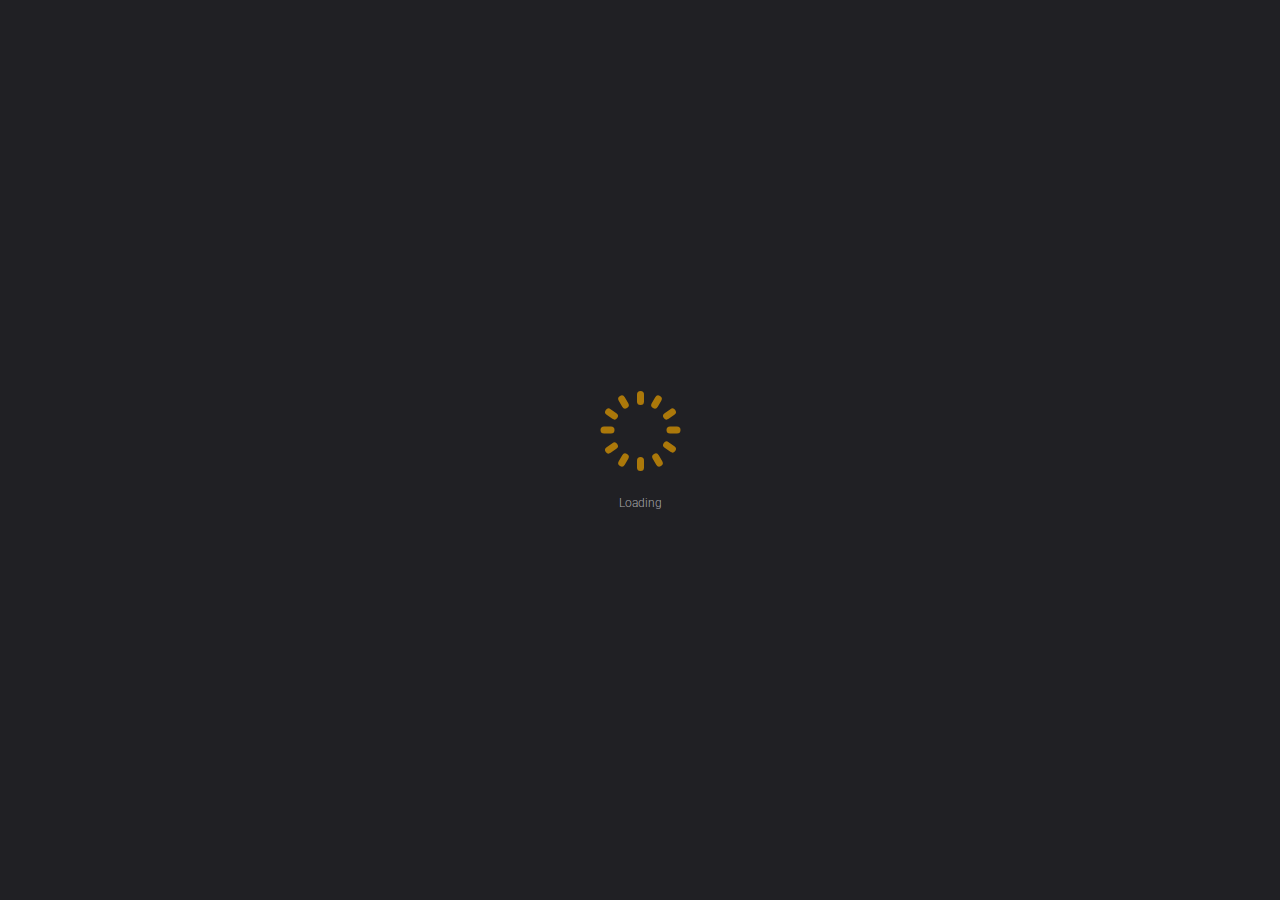
<file: html/46.html>
<!DOCTYPE html>
<html lang="en">
<head>
    <meta charset="UTF-8">
    <meta http-equiv="X-UA-Compatible" content="IE=edge">
    <meta name="viewport" content="width=device-width, initial-scale=1.0">
    <link rel="preconnect" href="https://fonts.googleapis.com">
    <link rel="preconnect" href="https://fonts.gstatic.com" crossorigin>
    <link href="https://fonts.googleapis.com/css2?family=Bad+Script&family=Roboto:wght@300;400;500&display=swap" rel="stylesheet">
    <link rel="stylesheet" href="../scss/css/end-list.css">
    <title>Data of death. Question 2</title>
</head>
<body>
    <svg style="display: none;">
        <!-- Moon -->
        <symbol id="moon" viewBox="0 0 165 164" xmlns="http://www.w3.org/2000/svg">
            <path d="M83.7089 2.60742C39.4007 2.60742 3.31909 38.8163 3.31909 83.2808C3.31909 127.745 39.4007 163.954 83.7089 163.954C128.017 163.954 164.099 127.745 164.099 83.2808C164.243 38.8163 128.161 2.60742 83.7089 2.60742ZM160.491 89.5087C159.625 100.227 156.449 110.22 151.831 118.766C147.357 127.311 141.295 134.553 135.089 140.201C128.739 145.85 122.1 149.905 115.749 152.657C109.543 155.409 103.77 157.002 99.0075 157.871C94.2447 158.74 90.3479 158.885 87.7501 159.03C85.1522 159.03 83.7089 159.03 83.7089 159.03C83.7089 159.03 85.1522 158.885 87.7501 158.885C90.3479 158.595 94.1004 158.306 98.8632 157.147C103.626 156.133 109.255 154.25 115.172 151.354C121.234 148.457 127.584 144.257 133.646 138.608C139.563 132.959 145.192 125.862 149.377 117.462C153.563 109.062 156.305 99.3576 157.171 89.2191C157.893 78.9357 156.594 68.3628 152.986 58.3691C150.388 50.9825 146.347 44.0304 141.584 37.8025C143.027 42.7269 144.615 49.5341 145.192 57.3553C145.048 57.2104 144.903 57.0656 144.759 56.9207C143.893 56.1966 142.883 55.9069 142.305 55.9069C142.017 55.9069 141.728 56.0517 141.584 56.0517C141.439 56.0517 141.295 56.1966 141.295 56.1966C141.295 56.1966 141.439 56.1966 141.584 56.1966C141.728 56.1966 142.017 56.3414 142.161 56.4862C142.594 56.7759 143.171 57.2104 143.749 57.9346C144.182 58.6588 144.615 59.6726 144.759 60.6865C144.759 60.8313 144.759 60.9761 144.759 61.121V61.5555C144.759 61.8451 144.759 62.1348 144.759 62.2797C144.759 62.859 144.615 63.2935 144.47 63.8729C144.326 64.3074 144.037 64.7419 143.749 65.0315C143.46 65.3212 143.316 65.466 142.738 65.6109C142.594 65.6109 142.017 65.6109 141.728 65.466C141.295 65.3212 141.007 65.0315 140.574 64.7419C139.852 64.1625 139.419 63.4383 139.13 63.0038C138.842 62.5693 138.697 62.1348 138.697 62.1348C138.697 62.1348 138.697 62.2797 138.697 62.4245C138.697 62.5693 138.697 62.859 138.697 63.1487C138.697 63.728 138.842 64.7419 139.419 65.6109C139.708 66.0454 140.141 66.6247 140.718 67.0592C141.295 67.4937 142.017 67.9282 143.027 67.9282C143.749 67.9282 144.903 67.6386 145.481 67.0592L145.625 66.9144C145.481 71.4043 144.903 76.1839 143.893 81.1083C144.903 81.1083 145.625 80.6738 146.202 80.2393C146.78 79.8048 147.213 79.3702 147.501 78.9357C147.79 78.5012 148.078 78.2116 148.223 78.0667C148.367 77.9219 148.511 77.7771 148.511 77.7771C148.511 77.7771 148.511 78.0667 148.511 78.3564C148.511 78.7909 148.367 79.3702 148.078 79.9496C147.79 80.5289 147.213 81.2531 146.491 81.8325C145.769 82.4118 144.903 82.7015 143.893 82.7015C142.883 82.7015 142.017 82.4118 141.295 81.8325C140.574 81.2531 140.141 80.5289 139.852 79.9496C139.563 79.3702 139.419 78.6461 139.419 78.3564C139.419 77.9219 139.419 77.7771 139.419 77.7771C139.419 77.7771 138.842 78.0667 138.697 79.3703C138.697 80.0944 138.697 80.9634 139.419 82.1221C139.996 83.136 141.295 84.2947 143.171 84.5843C142.883 85.4533 142.738 86.3224 142.45 87.1914C141.295 87.1914 140.285 87.6259 139.563 88.4949C138.264 90.0881 138.553 92.5503 140.141 93.8538C138.986 96.7505 137.543 99.7921 135.955 102.689C137.398 102.834 138.553 102.399 139.419 101.965C140.574 101.385 141.295 100.661 141.872 100.082C142.45 99.5024 142.738 99.0679 143.027 98.923C143.316 98.6334 143.46 98.6334 143.46 98.6334C143.46 98.6334 143.316 98.923 143.171 99.6472C142.883 100.227 142.45 101.096 141.728 101.965C141.006 102.834 139.996 103.558 138.697 104.137C138.12 104.427 137.398 104.572 136.677 104.572C135.955 104.572 135.233 104.572 134.512 104.282C133.79 104.137 133.069 103.703 132.491 103.413C131.914 102.978 131.337 102.544 130.904 101.965C130.038 100.806 129.605 99.6472 129.46 98.4885C129.316 97.3299 129.316 96.4608 129.46 95.8815C129.605 95.3022 129.605 94.8677 129.605 94.8677C129.605 94.8677 129.46 94.8677 129.316 95.1573C129.027 95.447 128.739 95.8815 128.45 96.8953C128.306 97.7644 128.017 99.2127 128.739 100.951C129.027 101.82 129.605 102.834 130.471 103.703C131.337 104.572 132.491 105.441 134.079 105.875C133.502 106.889 132.78 107.903 132.203 108.917C131.77 108.917 131.337 108.917 130.904 108.917C128.45 109.351 126.863 111.379 127.151 113.407C127.151 113.551 127.295 113.841 127.295 113.986C125.564 113.551 123.976 111.958 123.543 109.496C122.821 105.151 119.069 96.1712 115.605 94.2883C111.853 92.2606 108.822 97.185 110.842 98.7782C115.461 102.254 113.151 108.917 113.584 114.71C113.729 117.027 114.883 118.91 115.894 120.648C113.584 121.373 112.141 123.545 112.574 125.573C112.719 126.731 113.44 127.6 114.45 128.18C113.007 129.339 111.708 130.352 110.265 131.366C110.265 131.221 110.265 131.077 110.265 130.932C110.121 129.049 109.543 127.456 108.822 126.297C108.1 125.138 107.234 124.269 106.512 123.835C104.925 122.676 103.77 122.531 103.193 122.531C102.471 122.531 102.327 122.531 102.327 122.531C102.327 122.531 102.471 122.531 102.76 122.676C103.049 122.821 103.482 122.966 104.059 123.255C105.069 123.835 106.657 125.138 107.667 127.021C108.677 128.904 108.966 131.656 107.956 134.263C107.09 136.87 104.925 139.187 102.327 140.491C99.7291 141.794 96.554 141.939 94.1004 140.925C91.5025 139.911 89.6263 137.884 88.9047 135.856C88.0387 133.828 88.183 131.946 88.4717 130.642C88.616 130.063 88.7603 129.483 88.9047 129.194C89.049 128.904 89.049 128.759 89.049 128.759C89.049 128.759 88.9047 128.904 88.4717 129.483C88.183 130.063 87.4614 131.077 87.3171 132.959C87.1727 133.828 87.1727 134.987 87.6057 136.435C87.8944 137.739 88.7603 139.187 90.0593 140.636C90.3479 140.925 90.6366 141.215 91.0696 141.505C89.482 142.084 87.8944 142.519 86.3068 142.953C85.8738 141.794 85.2965 141.07 84.7192 140.491C83.9976 139.767 83.2759 139.332 82.6986 139.042C81.3997 138.463 80.6781 138.463 80.1008 138.463C79.6678 138.463 79.3791 138.608 79.3791 138.608C79.3791 138.608 79.5234 138.608 79.6678 138.753C79.9564 138.898 80.2451 139.042 80.6781 139.187C81.544 139.622 82.5543 140.346 83.5646 141.505C83.9976 142.084 84.4305 142.808 84.7192 143.677C85.0079 144.546 84.8635 145.56 84.5749 146.429C83.8532 148.312 81.8327 149.471 79.8121 149.905C75.771 150.774 71.2968 148.891 69.5649 146.284C68.699 144.981 68.4103 143.677 68.5546 142.663C68.5546 142.229 68.699 141.794 68.8433 141.65C68.9876 141.36 68.9876 141.36 68.9876 141.36C68.9876 141.36 68.8433 141.36 68.4103 141.794C68.1217 142.229 67.5443 142.953 67.5443 144.401C67.5443 144.691 67.5444 145.126 67.6887 145.56C66.6784 145.56 65.6681 145.56 64.8022 145.56C64.9465 145.126 64.9465 144.546 64.8022 144.112C64.3692 141.794 61.7713 140.201 59.0291 140.781C58.8848 140.781 58.5961 140.925 58.4518 140.925C58.4518 139.911 58.7404 138.898 59.3177 138.173C61.9156 134.408 69.4206 131.656 69.7092 125.138C69.8536 120.359 49.5035 121.952 49.5035 129.628C49.6479 137.16 46.184 136.58 43.5862 140.781C43.1532 141.505 42.7202 142.084 42.2872 142.519C40.411 141.939 38.6791 141.505 37.2358 140.925C37.3801 140.781 37.3801 140.636 37.5245 140.491C38.1018 139.477 37.6688 138.029 36.3698 137.304C35.2152 136.58 33.6276 136.87 33.0503 137.884C32.906 138.173 32.906 138.318 32.7617 138.608C18.1847 124.849 9.09215 105.296 9.09215 83.5705C9.09215 83.5705 9.09215 82.1221 9.09215 79.5151C9.23647 76.9081 9.3808 72.9975 10.2468 68.2179C11.1127 63.4383 12.7003 57.6449 15.4425 51.417C18.1847 45.1891 22.2259 38.3818 27.8546 32.1539C33.4833 25.7811 40.5553 19.8428 49.2149 15.3529C57.7302 10.7182 67.6887 7.53183 78.3688 6.66282C88.9047 5.7938 100.162 6.95249 110.698 10.863C121.234 14.6288 131.048 20.8567 139.13 28.9675C147.068 37.0783 153.419 46.9271 157.171 57.5001C160.202 67.6386 161.357 78.9357 160.491 89.5087Z" fill="white" fill-opacity="0.2"/>
            <path d="M104.059 104.281C103.338 103.123 102.472 102.109 101.606 101.385C100.74 100.66 99.7295 100.226 98.8635 99.9363C97.9976 99.6466 97.2759 99.5018 96.5543 99.3569C95.8327 99.3569 95.3997 99.3569 95.111 99.3569C94.8224 99.3569 94.5337 99.3569 94.5337 99.3569C94.5337 99.3569 94.6781 99.3569 95.111 99.5018C95.3997 99.5018 95.977 99.6466 96.5543 99.7914C97.1316 99.9363 97.8532 100.226 98.5749 100.66C99.2965 101.095 100.018 101.674 100.74 102.398C101.461 103.123 102.039 103.992 102.472 105.006C102.905 106.019 103.193 107.178 103.193 108.337C103.193 108.626 103.193 108.916 103.193 109.206C103.193 109.495 103.193 109.93 103.049 110.22C102.905 110.799 102.76 111.378 102.616 111.958C102.183 113.116 101.461 114.13 100.595 114.999C99.7295 115.868 98.7192 116.592 97.5646 117.027C96.41 117.461 95.2554 117.606 93.9564 117.606C92.8018 117.606 91.6472 117.317 90.6369 116.882C89.6266 116.448 88.7607 115.868 88.039 115.144C87.3174 114.42 86.7401 113.696 86.3071 112.971C85.8741 112.247 85.5855 111.523 85.4412 110.944C85.2968 110.364 85.1525 109.93 85.1525 109.495C85.1525 109.206 85.0082 108.916 85.0082 108.916C85.0082 108.916 85.0082 109.061 85.0082 109.495C85.0082 109.785 85.0082 110.364 85.0082 110.944C85.1525 111.523 85.1525 112.392 85.5855 113.261C85.8741 114.13 86.3071 114.999 87.0287 116.013C88.472 117.896 90.7812 119.489 93.9564 119.779C95.3997 119.924 96.9873 119.779 98.4305 119.199C99.8738 118.62 101.317 117.751 102.472 116.737C103.626 115.579 104.492 114.13 104.925 112.682C105.214 111.958 105.358 111.233 105.503 110.364C105.503 109.93 105.503 109.64 105.503 109.351C105.503 108.916 105.503 108.626 105.503 108.192C105.214 106.744 104.637 105.44 104.059 104.281Z" fill="white" fill-opacity="0.2"/>
            <path d="M61.483 99.502C61.1943 97.3295 59.8954 95.7363 58.5965 94.7225C57.8748 94.288 57.2975 93.9983 56.7202 93.7086C56.1429 93.5638 55.5656 93.4189 55.1326 93.4189C54.6996 93.4189 54.2667 93.4189 54.1223 93.4189C53.8337 93.4189 53.8337 93.4189 53.8337 93.4189C53.8337 93.4189 53.978 93.4189 54.1223 93.5638C54.411 93.5638 54.6996 93.7086 54.9883 93.8535C55.7099 94.1431 56.7202 94.7225 57.5862 95.7363C58.0192 96.1708 58.4521 96.7502 58.7408 97.4743C59.0294 98.1985 59.1738 98.9227 59.1738 99.6469C59.1738 99.7917 59.1738 100.081 59.1738 100.226C59.1738 100.371 59.1738 100.661 59.1738 100.95C59.1738 101.24 59.0294 101.675 58.8851 101.964C58.5965 102.688 58.1635 103.413 57.7305 103.847C57.1532 104.426 56.5759 104.861 55.8543 105.151C55.1326 105.44 54.411 105.585 53.545 105.585C52.8234 105.585 52.1018 105.44 51.3801 105.151C50.6585 104.861 50.0812 104.571 49.6482 104.137C49.2152 103.702 48.7823 103.268 48.4936 102.833C48.2049 102.399 47.9163 101.964 47.772 101.53C47.6276 101.095 47.4833 100.806 47.4833 100.661C47.4833 100.371 47.339 100.371 47.339 100.371C47.339 100.371 47.339 100.516 47.339 100.661C47.339 100.95 47.339 101.24 47.339 101.675C47.339 102.109 47.4833 102.688 47.6276 103.268C47.772 103.847 48.205 104.571 48.6379 105.151C49.0709 105.73 49.7925 106.454 50.5142 106.889C51.3801 107.323 52.2461 107.758 53.4007 107.903C54.411 108.047 55.5656 107.903 56.5759 107.613C57.5862 107.323 58.5965 106.599 59.4624 105.73C60.3284 104.861 60.9057 103.847 61.1943 102.833C61.3387 102.254 61.483 101.675 61.483 101.095C61.483 100.806 61.483 100.661 61.483 100.371C61.6273 99.9366 61.483 99.7917 61.483 99.502Z" fill="white" fill-opacity="0.2"/>
            <path d="M71.4415 81.832C72.1632 81.9769 73.0291 81.9769 73.7508 81.6872C74.4724 81.3975 75.3383 80.963 75.9156 80.3837C76.493 79.8043 76.9259 79.0801 77.2146 78.2111C77.3589 77.7766 77.3589 77.487 77.3589 76.9076C77.3589 76.6179 77.3589 76.6179 77.3589 76.4731C77.3589 76.1834 77.3589 76.0386 77.3589 75.8938C77.0703 74.3006 76.2043 73.1419 75.194 72.5626C74.1837 71.9832 73.3178 71.8384 72.7405 71.8384C72.1632 71.8384 71.8745 71.9832 71.8745 71.9832C71.8745 71.9832 72.0188 71.9832 72.1632 72.1281C72.3075 72.1281 72.5961 72.2729 72.7405 72.4177C73.1734 72.7074 73.8951 73.1419 74.3281 73.7212C74.9054 74.4454 75.194 75.3144 75.194 76.1834C75.194 76.3283 75.194 76.4731 75.194 76.4731C75.194 76.6179 75.194 76.7628 75.194 76.9076C75.194 77.0525 75.0497 77.3421 75.0497 77.487C74.9054 77.9215 74.6167 78.356 74.3281 78.6456C74.0394 78.9353 73.6064 79.225 73.1734 79.3698C72.7405 79.5147 72.3075 79.6595 71.8745 79.6595C71.4415 79.6595 71.0086 79.6595 70.5756 79.5147C70.1426 79.3698 69.7096 79.225 69.421 78.9353C68.6993 78.5008 68.2663 77.7766 67.9777 77.3421C67.8334 77.0525 67.689 76.9076 67.689 76.7628C67.689 76.6179 67.5447 76.4731 67.5447 76.4731C67.5447 76.4731 67.5447 76.6179 67.5447 76.7628C67.5447 76.9076 67.4004 77.1973 67.4004 77.487C67.4004 78.0663 67.5447 79.0801 68.2663 79.9492C68.555 80.3837 68.988 80.8182 69.5653 81.2527C69.8539 81.5424 70.5756 81.832 71.4415 81.832Z" fill="white" fill-opacity="0.2"/>
            <path d="M31.0304 55.9066C31.752 56.1963 32.7623 56.1963 33.6283 56.0514C35.3602 55.6169 36.9478 54.6031 38.1024 53.1547C38.6797 52.4305 39.257 51.7064 39.5457 50.8373C39.9787 50.1132 40.2673 49.0993 40.2673 48.3751C40.556 46.6371 40.123 44.8991 39.257 43.8852C38.824 43.3059 38.2467 43.0162 37.6694 42.8714C37.0921 42.7266 36.6591 42.7266 36.2262 42.7266C35.5045 42.7266 35.0715 43.0162 35.0715 43.0162C35.0715 43.0162 35.2159 43.0162 35.3602 43.0162C35.5045 43.0162 35.7932 43.0162 36.2262 43.0162C36.5148 43.0162 37.0921 43.1611 37.3808 43.4507C37.8138 43.7404 38.2467 44.0301 38.5354 44.4646C39.257 45.4784 39.4013 46.9268 39.1127 48.3751C38.9684 49.0993 38.6797 49.8235 38.3911 50.5477C38.1024 51.2719 37.5251 51.996 37.0921 52.5754C35.9375 53.5892 34.6386 54.6031 33.1953 54.8927C32.4737 55.0376 31.752 55.1824 31.1747 55.0376C30.5974 54.8927 30.0201 54.6031 29.5871 54.1686C28.7212 53.2996 28.5769 52.2857 28.4325 51.5615C28.4325 51.127 28.4325 50.8373 28.4325 50.6925C28.4325 50.5477 28.4325 50.4028 28.4325 50.4028C28.4325 50.4028 28.4325 50.5477 28.4325 50.6925C28.4325 50.8373 28.2882 51.127 28.2882 51.5615C28.2882 52.2857 28.2882 53.5892 29.1542 54.7479C29.5871 55.1824 30.1645 55.7618 31.0304 55.9066Z" fill="white" fill-opacity="0.2"/>
            <path d="M31.0301 32.4434C31.0301 32.1538 31.1744 32.1538 31.1744 32.1538C31.1744 32.1538 31.0301 32.2986 31.0301 32.4434C30.7414 32.5883 30.5971 32.8779 30.4528 33.3124C30.3084 33.747 30.0198 34.3263 30.0198 34.9056C29.8755 35.6298 29.8755 36.354 30.3084 37.223C30.5971 38.092 31.3187 38.8162 32.329 39.3955C32.762 39.6852 33.3393 39.83 33.9166 39.9749C34.2053 40.1197 34.3496 40.1197 34.6382 40.1197H34.7826C34.9269 40.1197 34.9269 40.1197 35.0712 40.1197H35.5042C37.6691 40.1197 39.834 39.2507 41.5659 37.9472C42.4319 37.3678 43.2978 36.6437 44.0194 35.7747C44.3081 35.3401 44.7411 34.9056 45.0297 34.4711C45.3184 34.0366 45.607 33.4573 45.7514 33.0228C46.1843 32.1538 46.473 31.1399 46.6173 30.1261C46.7616 29.1122 46.473 28.0984 46.04 27.3742C45.607 26.5052 45.0297 26.0707 44.4524 25.6362C43.8751 25.3465 43.2978 25.2017 42.8648 25.2017C41.8546 25.2017 41.4216 25.3465 41.4216 25.3465C41.4216 25.3465 41.5659 25.3465 41.7102 25.4913C41.9989 25.4913 42.2875 25.6362 42.7205 25.781C43.1535 25.9258 43.5865 26.2155 43.8751 26.5052C44.3081 26.9397 44.5968 27.3742 44.7411 27.9535C44.8854 28.5329 44.8854 29.2571 44.7411 29.9812C44.5968 30.7054 44.3081 31.4296 43.8751 32.1538C43.5865 32.5883 43.4421 32.8779 43.1535 33.1676C42.8648 33.4573 42.5762 33.8918 42.2875 34.1815C41.7102 34.7608 40.9886 35.485 40.267 35.9195C38.8237 36.9333 37.0918 37.6575 35.5042 37.9472H35.2155H35.0712H34.9269C34.6382 37.9472 34.4939 37.9472 34.3496 37.9472C34.0609 37.9472 33.628 37.9472 33.3393 37.8023C32.762 37.6575 32.1847 37.223 31.896 36.7885C31.1744 35.7747 31.1744 34.4711 31.3187 33.747C30.8857 33.0228 31.0301 32.7331 31.0301 32.4434Z" fill="white" fill-opacity="0.2"/>
            <path d="M21.7931 87.7701C22.3704 86.7563 22.6591 85.5976 22.9477 84.2941C23.092 83.1354 23.092 81.8319 22.9477 80.6732C22.8034 80.0938 22.6591 79.5145 22.5147 78.9352C22.3704 78.6455 22.2261 78.3558 22.2261 78.0661C22.0818 77.7765 21.9374 77.6316 21.7931 77.342C21.2158 76.1833 20.3498 75.4591 19.3395 74.8798C18.3293 74.3004 17.319 74.0107 16.453 74.0107C15.4427 74.0107 14.7211 74.3004 13.9995 74.5901C13.2778 74.8798 12.8449 75.3143 12.5562 75.6039C11.8346 76.4729 11.5459 76.9075 11.5459 76.9075C11.5459 76.9075 11.6902 76.7626 11.8346 76.7626C11.9789 76.6178 12.4119 76.4729 12.8449 76.1833C13.2778 76.0384 13.7108 75.7488 14.4325 75.6039C15.0098 75.4591 15.7314 75.4591 16.453 75.6039C17.1747 75.7488 17.752 76.0384 18.4736 76.4729C19.0509 76.9075 19.6282 77.6316 19.9169 78.3558C20.0612 78.6455 20.2055 78.7903 20.2055 79.08C20.2055 79.2248 20.3498 79.5145 20.3498 79.6593C20.4942 80.0938 20.4942 80.5283 20.6385 80.9629C20.7828 81.8319 20.7828 82.8457 20.4942 83.8596C20.3498 84.8734 20.0612 85.7424 19.6282 86.6114C19.1952 87.4805 18.7622 88.3495 18.1849 88.9288C17.4633 89.653 17.0303 90.0875 16.3087 90.522C15.5871 90.9565 14.8654 91.1013 14.1438 91.1013C13.4222 91.1013 12.8449 90.9565 12.2676 90.8117C11.6902 90.522 11.2573 90.2323 10.8243 89.9427C10.3913 89.653 10.1027 89.5082 9.95833 89.2185C9.814 89.0737 9.66968 88.9288 9.66968 88.9288C9.66968 88.9288 9.66968 89.0736 9.814 89.3633C9.95833 89.653 10.1027 89.9427 10.3913 90.3772C10.68 90.8117 11.1129 91.2462 11.6902 91.6807C12.2676 92.1152 12.9892 92.5497 13.9995 92.6945C14.8654 92.8394 16.02 92.8394 17.0303 92.4049C18.0406 92.1152 19.0509 91.391 19.7725 90.6668C20.6385 89.7978 21.3601 88.784 21.7931 87.7701Z" fill="white" fill-opacity="0.2"/>
            <path d="M96.1214 26.0703C97.5647 26.0703 99.1522 26.0703 100.596 25.7807C102.039 25.491 103.482 25.0565 104.925 24.3323C106.08 23.753 107.379 22.5943 108.1 21.2908C108.389 20.5666 108.678 19.8424 108.678 19.1182C108.678 18.3941 108.533 17.8147 108.245 17.2354C107.812 16.0767 107.09 15.2077 106.369 14.6283C105.647 14.049 105.07 13.6145 104.492 13.3248C103.915 13.0351 103.482 12.8903 103.193 12.7455C102.905 12.6006 102.76 12.6006 102.76 12.6006C102.76 12.6006 102.905 12.7455 103.193 12.8903C103.482 13.0351 103.915 13.4697 104.348 13.7593C104.781 14.1938 105.358 14.7732 105.791 15.3525C106.224 16.0767 106.802 16.8009 106.946 17.6699C107.09 18.5389 107.09 19.5527 106.513 20.2769C105.936 21.1459 105.07 21.7253 103.915 22.3046C102.905 22.7391 101.606 23.0288 100.307 23.3185C99.0079 23.4633 97.709 23.6081 96.2657 23.4633C94.9668 23.4633 93.5235 23.1736 92.2246 22.884C90.9256 22.5943 89.6267 22.1598 88.4721 21.7253C88.1834 21.5804 87.8948 21.4356 87.6061 21.2908C87.3175 21.1459 87.0288 21.0011 86.7402 20.8563C86.1629 20.5666 85.7299 20.2769 85.2969 19.9873C84.431 19.2631 83.7093 18.5389 83.132 17.6699C82.699 16.8009 82.4104 15.9319 82.5547 15.2077C82.699 14.4835 82.9877 13.7593 83.2763 13.3248C83.565 12.8903 83.998 12.4558 84.1423 12.1661C84.431 11.8765 84.5753 11.8765 84.5753 11.8765C84.5753 11.8765 84.431 12.0213 84.1423 12.1661C83.8536 12.311 83.4207 12.6006 82.9877 13.0351C82.5547 13.4697 81.9774 14.1938 81.6887 15.0628C81.4001 15.9319 81.4001 17.2354 81.9774 18.3941C82.4104 19.5527 83.2763 20.5666 84.1423 21.4356C84.5753 21.8701 85.1526 22.3046 85.7299 22.7391C86.0185 22.884 86.3072 23.0288 86.5958 23.3185C86.8845 23.4633 87.1732 23.6081 87.6061 23.8978C88.9051 24.4772 90.204 25.0565 91.6473 25.491C93.2349 25.7807 94.6781 26.0703 96.1214 26.0703Z" fill="white" fill-opacity="0.2"/>
            <path d="M120.368 63.8725C120.368 63.438 120.513 63.0035 120.513 62.569C120.513 62.1345 120.513 61.8448 120.513 61.4103C120.513 60.9758 120.368 60.6862 120.368 60.2517C119.791 57.2101 118.059 54.8927 116.183 53.5892C115.317 52.865 114.307 52.4305 113.441 52.1409C112.575 51.8512 111.853 51.7064 111.131 51.5615C110.41 51.5615 109.977 51.5615 109.688 51.5615C109.399 51.5615 109.111 51.5615 109.111 51.5615C109.111 51.5615 109.255 51.5615 109.688 51.7064C109.977 51.7064 110.554 51.996 111.131 52.1409C111.709 52.4305 112.43 52.7202 113.152 53.1547C113.874 53.5892 114.595 54.1686 115.317 54.8927C116.76 56.3411 117.915 58.3688 118.203 60.831C118.203 61.1207 118.203 61.4103 118.203 61.7C118.203 61.9897 118.203 62.2794 118.203 62.7139C118.059 63.2932 118.059 63.8725 117.915 64.4519C117.626 65.6106 116.904 66.6244 116.039 67.4934C115.173 68.3624 114.162 68.9418 113.008 69.3763C112.43 69.5211 111.853 69.666 111.276 69.666H110.41C110.121 69.666 109.688 69.666 109.399 69.666C108.245 69.5211 107.09 69.2315 106.08 68.6521C105.07 68.2176 104.204 67.4934 103.482 66.7693C102.76 66.0451 102.183 65.3209 101.75 64.5967C101.317 63.8725 101.029 63.1484 100.74 62.7139C100.596 62.1345 100.307 61.7 100.307 61.2655C100.163 60.9758 100.163 60.831 100.163 60.831C100.163 60.831 100.163 60.9758 100.163 61.4103C100.163 61.7 100.163 62.2794 100.163 62.8587C100.307 63.438 100.451 64.307 100.74 65.1761C101.029 66.0451 101.606 66.9141 102.327 67.7831C103.049 68.6521 103.915 69.5211 105.07 70.2453C106.224 70.9695 107.523 71.5488 109.111 71.8385C109.399 71.8385 109.832 71.9833 110.121 71.9833C110.554 71.9833 110.843 71.9833 111.276 71.9833C111.709 71.9833 111.997 71.9833 112.43 71.8385C112.863 71.6937 113.152 71.6937 113.585 71.5488C115.173 71.1143 116.616 70.2453 117.77 69.0866C118.925 67.9279 119.791 66.4796 120.224 64.8864C120.224 64.7416 120.224 64.307 120.368 63.8725Z" fill="white" fill-opacity="0.2"/>
            <path d="M39.978 77.9215C40.844 77.7767 41.8543 77.6318 42.5759 77.0525C43.4418 76.618 44.1635 76.0386 44.7408 75.3144C45.3181 74.5903 45.8954 73.7213 46.184 72.8522C46.4727 71.9832 46.617 70.9694 46.4727 70.1004C46.3284 69.2314 46.0397 68.3623 45.6067 67.6382C45.1738 66.914 44.5965 66.4795 43.8748 66.045C42.5759 65.3208 41.4213 65.3208 40.6996 65.3208C40.2667 65.3208 39.978 65.4656 39.8337 65.4656C39.6894 65.4656 39.545 65.6105 39.545 65.6105C39.545 65.6105 39.6894 65.6105 39.8337 65.6105C39.978 65.6105 40.2667 65.6105 40.6996 65.7553C41.4213 65.9001 42.4316 66.1898 43.2975 66.914C44.1635 67.6382 44.8851 68.7968 44.8851 70.2452C44.8851 70.9694 44.7408 71.6936 44.5965 72.2729C44.3078 72.9971 44.0191 73.5764 43.4418 74.1558C42.4316 75.3144 41.1326 76.0386 39.6894 76.3283C39.2564 76.4731 38.9677 76.4731 38.6791 76.4731C38.3904 76.4731 37.9574 76.4731 37.6688 76.3283C37.0915 76.1835 36.5142 75.8938 35.9369 75.6041C34.9266 75.0248 34.3493 74.0109 34.0606 73.4316C33.772 72.7074 33.772 72.2729 33.772 72.2729C33.772 72.2729 33.772 72.4177 33.772 72.5626C33.772 72.7074 33.772 73.1419 33.772 73.4316C33.9163 74.1558 34.205 75.3144 35.3596 76.3283C35.9369 76.7628 36.5142 77.1973 37.3801 77.487C37.8131 77.6318 38.2461 77.7767 38.6791 77.7767C39.112 77.9215 39.6894 77.9215 39.978 77.9215Z" fill="white" fill-opacity="0.2"/>
            <path d="M110.698 24.3323C110.843 24.1875 110.843 24.1875 110.843 24.1875C110.843 24.1875 110.843 24.1875 110.698 24.3323C110.41 24.3323 110.121 24.3323 109.832 24.622C109.544 24.9117 109.255 25.2013 108.966 25.7807C108.822 26.36 108.678 26.9394 108.822 27.6636C108.966 28.3877 109.255 28.9671 109.688 29.6913C109.832 29.9809 110.121 30.2706 110.41 30.5603C110.698 30.8499 110.843 30.9948 111.276 31.4293C112.43 32.4431 113.874 33.3121 115.605 33.7466C116.471 33.8915 117.337 34.0363 118.203 34.0363C118.636 34.0363 119.069 34.0363 119.502 33.8915C119.791 33.8915 119.935 33.7466 120.224 33.7466C120.513 33.6018 120.657 33.6018 120.801 33.457C121.667 33.0225 122.389 32.2983 122.677 31.4293C122.966 30.5603 122.822 29.6913 122.533 29.1119C121.956 27.8084 121.234 27.229 120.657 26.7945C120.368 26.6497 120.08 26.5049 119.935 26.36C119.791 26.2152 119.647 26.2152 119.647 26.2152C119.647 26.2152 119.647 26.36 119.791 26.5049C119.935 26.6497 120.08 26.9394 120.224 27.229C120.513 27.8084 120.946 28.6774 121.09 29.5464C121.09 29.9809 121.09 30.4154 120.801 30.8499C120.657 31.1396 120.224 31.4293 119.791 31.5741C119.647 31.7189 119.502 31.7189 119.358 31.7189C119.214 31.7189 119.069 31.7189 118.925 31.7189C118.636 31.7189 118.348 31.7189 118.059 31.7189C117.482 31.7189 116.76 31.5741 116.183 31.4293C115.605 31.2844 114.884 30.9948 114.307 30.7051C113.729 30.4154 113.152 30.1258 112.575 29.6913C112.43 29.5464 111.997 29.2567 111.853 29.1119C111.709 28.9671 111.42 28.6774 111.276 28.5326C110.843 28.0981 110.554 27.6636 110.41 27.229C109.977 26.36 109.977 25.6359 110.265 25.0565C110.41 24.7668 110.698 24.4772 110.698 24.3323Z" fill="white" fill-opacity="0.2"/>
            <path d="M42.4316 120.938C41.7099 119.924 40.844 119.345 40.2667 118.911C39.978 118.766 39.6894 118.621 39.545 118.621C39.4007 118.621 39.2564 118.476 39.2564 118.476C39.2564 118.476 39.545 118.766 39.978 119.2C40.411 119.635 40.9883 120.504 41.4213 121.373C41.8543 122.387 42.2872 123.545 42.2872 124.849C42.2872 125.139 42.2872 125.573 42.1429 125.718C42.1429 125.863 41.9986 126.152 41.9986 126.297C41.9986 126.442 41.9986 126.587 41.8543 126.587C41.5656 127.166 41.2769 127.456 40.844 127.601C40.411 127.746 39.8337 127.746 39.2564 127.601C38.9677 127.456 38.6791 127.311 38.3904 127.311L37.9574 127.021L37.5245 126.732C36.5142 126.008 35.6482 124.994 35.2152 123.98C34.6379 123.111 34.3493 122.097 34.205 121.518C34.0606 120.938 34.0606 120.504 34.0606 120.504C34.0606 120.504 34.0606 120.649 33.9163 120.793C33.9163 120.938 33.772 121.228 33.772 121.518C33.772 122.242 33.772 123.256 34.205 124.414C34.6379 125.573 35.3596 126.877 36.5142 127.89L36.9472 128.325L37.3801 128.615C37.6688 128.904 38.1018 129.049 38.5347 129.194C39.4007 129.484 40.411 129.628 41.4213 129.194C42.4316 128.904 43.1532 128.035 43.5862 127.166C43.7305 127.021 43.7305 126.732 43.8748 126.442C43.8748 126.152 43.8748 126.008 44.0191 125.863C44.0191 125.283 44.0191 124.994 44.0191 124.559C43.8748 123.256 43.1532 121.952 42.4316 120.938Z" fill="white" fill-opacity="0.2"/>
            <path d="M34.3496 116.013C34.4939 115.289 34.3496 114.71 34.3496 114.13C34.2053 111.813 33.195 109.785 32.1847 108.337C31.6074 107.613 31.1744 107.033 30.5971 106.454C30.0198 106.02 29.5868 105.585 29.1538 105.295C28.7209 105.006 28.4322 104.861 28.1436 104.716C27.8549 104.571 27.7106 104.571 27.7106 104.571C27.7106 104.571 27.8549 104.716 27.9992 104.861C28.2879 105.006 28.4322 105.295 28.8652 105.585C29.5868 106.309 30.4528 107.468 31.1744 108.916C31.896 110.365 32.6177 112.248 32.6177 114.275C32.6177 114.71 32.6177 115.289 32.4733 115.724C32.4733 116.013 32.329 116.303 32.329 116.448C32.1847 116.593 32.1847 116.882 32.0404 117.027C31.6074 117.896 31.0301 118.476 30.1641 118.765C29.2982 119.055 28.2879 119.055 27.4219 118.765C26.9889 118.62 26.556 118.476 26.123 118.186L25.4014 117.751L24.824 117.317C23.2365 116.158 22.0818 114.565 21.2159 113.117C20.7829 112.392 20.4943 111.668 20.3499 111.089C20.2056 110.51 20.2056 109.93 20.0613 109.496C20.0613 109.061 19.9169 108.627 19.9169 108.337C19.9169 108.047 19.9169 107.903 19.9169 107.903C19.9169 107.903 19.9169 108.047 19.7726 108.337C19.7726 108.627 19.6283 109.061 19.6283 109.496C19.6283 110.075 19.6283 110.654 19.7726 111.379C19.9169 112.103 20.0613 112.972 20.3499 113.696C20.9272 115.434 22.0818 117.317 23.8138 118.765L24.5354 119.345L25.257 119.779C25.8343 120.069 26.2673 120.358 26.9889 120.648C28.1436 121.083 29.5868 121.227 31.0301 120.793C32.329 120.358 33.4836 119.2 33.9166 117.896C34.0609 117.606 34.2053 117.317 34.2053 116.882C34.2053 116.593 34.3496 116.303 34.3496 116.013Z" fill="white" fill-opacity="0.2"/>
            <path d="M79.3797 52.1406C80.5343 48.9542 83.7095 47.2162 91.0701 46.2023C98.4308 45.1885 106.657 49.8232 115.894 48.23C125.853 46.492 114.451 43.885 102.616 40.2641C90.9258 36.6432 90.2042 40.6986 81.1116 39.5399C72.1634 38.3812 67.5449 40.4089 66.246 45.7678C65.6687 48.3749 55.4215 44.3195 55.4215 49.2439C55.4215 51.8509 56.7204 54.7476 63.2151 57.6444C69.4212 60.5411 78.2251 55.327 79.3797 52.1406Z" fill="white" fill-opacity="0.2"/>
            <path d="M33.0508 100.081C34.9271 99.7916 35.9374 97.1845 35.3601 94.2878C34.7827 91.3911 32.9065 89.3634 31.0303 89.7979C29.154 90.0876 28.1437 92.6946 28.721 95.5913C29.2983 98.488 31.1746 100.371 33.0508 100.081Z" fill="white" fill-opacity="0.2"/>
            <path d="M36.9474 105.875C37.8133 105.73 38.3906 104.426 38.102 102.978C37.8133 101.53 36.8031 100.516 35.9371 100.661C35.0711 100.806 34.4938 102.109 34.7825 103.557C35.0711 105.006 36.0814 106.02 36.9474 105.875Z" fill="white" fill-opacity="0.2"/>
            <path d="M43.7305 117.606C43.0089 118.041 43.1532 119.344 43.8749 120.358C44.5965 121.372 45.7511 121.806 46.3284 121.372C47.05 120.937 46.9057 119.634 46.1841 118.62C45.4625 117.606 44.3078 117.172 43.7305 117.606Z" fill="white" fill-opacity="0.2"/>
            <path d="M80.2455 116.883C77.5033 117.317 75.4828 119.634 75.9157 122.097C76.3487 124.414 78.9466 126.007 81.6888 125.428C84.431 124.993 86.4516 122.676 86.0186 120.214C85.5856 117.896 82.9877 116.448 80.2455 116.883Z" fill="white" fill-opacity="0.2"/>
            <path d="M71.5862 116.303C70.1429 116.593 69.2769 117.751 69.4213 118.91C69.5656 120.069 70.8645 120.793 72.3078 120.648C73.7511 120.358 74.617 119.2 74.4727 118.041C74.184 116.882 72.8851 116.158 71.5862 116.303Z" fill="white" fill-opacity="0.2"/>
            <path d="M77.9363 112.537C76.7816 112.682 76.06 113.696 76.2043 114.709C76.3487 115.723 77.5033 116.303 78.5136 116.013C79.6682 115.868 80.3898 114.854 80.2455 113.84C80.1011 112.827 79.0909 112.247 77.9363 112.537Z" fill="white" fill-opacity="0.2"/>
            <path d="M91.9357 50.4026C89.1934 48.2301 85.2966 48.3749 83.2761 50.9819C81.1112 53.589 81.5442 57.4995 84.2864 59.6721C87.0286 61.8446 90.9254 61.6998 92.9459 59.0927C95.1108 56.4857 94.6779 52.72 91.9357 50.4026Z" fill="white" fill-opacity="0.2"/>
            <path d="M96.8435 50.2577C95.8333 51.4164 95.9776 53.2992 97.2765 54.3131C98.5755 55.3269 100.452 55.1821 101.462 54.0234C102.472 52.8647 102.328 50.9819 101.029 49.968C99.7301 48.9542 97.8538 49.099 96.8435 50.2577Z" fill="white" fill-opacity="0.2"/>
            <path d="M120.368 82.1219C119.069 83.2806 118.78 85.1635 119.646 86.3222C120.657 87.4808 122.388 87.4808 123.832 86.3222C125.131 85.1635 125.419 83.2806 124.553 82.1219C123.543 80.9633 121.667 80.9633 120.368 82.1219Z" fill="white" fill-opacity="0.2"/>
            <path d="M92.3689 88.0601C93.8122 88.4946 95.1111 87.7704 95.5441 86.6118C95.8328 85.4531 95.1112 84.1495 93.6679 83.8599C92.2246 83.4254 90.9257 84.1495 90.4927 85.3082C90.0597 86.4669 90.9257 87.6256 92.3689 88.0601Z" fill="white" fill-opacity="0.2"/>
            <path d="M16.8857 66.0453C18.4733 66.6246 20.4939 65.0314 21.2155 62.5692C22.0815 60.107 21.3599 57.6448 19.7723 57.0654C18.1847 56.4861 16.1641 58.0793 15.4425 60.5415C14.5765 63.0037 15.2981 65.4659 16.8857 66.0453Z" fill="white" fill-opacity="0.2"/>
            <path d="M21.9375 48.2298C21.5045 49.3885 21.9375 50.4023 22.6592 50.692C23.3808 50.9817 24.2467 50.2575 24.6797 49.0988C25.1127 47.9401 24.6797 46.9263 23.9581 46.6366C23.2365 46.347 22.3705 47.0711 21.9375 48.2298Z" fill="white" fill-opacity="0.2"/>
            <path d="M21.0718 52.7204C21.5047 51.272 21.2161 49.8237 20.2058 49.534C19.3398 49.2443 18.1852 50.1134 17.6079 51.5617C17.1749 53.0101 17.4636 54.4584 18.4739 54.7481C19.4842 55.0378 20.6388 54.1688 21.0718 52.7204Z" fill="white" fill-opacity="0.2"/>
            <path d="M66.1016 21.4357C70.1428 20.4219 72.885 17.8149 72.3077 15.7872C71.7304 13.7595 68.1222 12.8904 64.0811 13.9043C60.0399 14.9181 57.2977 17.5252 57.875 19.5529C58.4523 21.5806 62.2048 22.4496 66.1016 21.4357Z" fill="white" fill-opacity="0.2"/>
            <path d="M56.5764 23.6083C54.7002 24.4774 53.6899 26.0705 54.1229 27.0844C54.5559 28.0982 56.4321 28.0982 58.3084 27.2292C60.1846 26.3602 61.1949 24.767 60.7619 23.7532C60.1846 22.7393 58.3084 22.5945 56.5764 23.6083Z" fill="white" fill-opacity="0.2"/>
            <path d="M131.048 41.2782C129.461 42.7266 130.327 46.3475 133.213 49.389C135.955 52.4305 139.564 53.7341 141.151 52.2857C142.739 50.8374 141.873 47.2165 138.986 44.1749C136.244 41.1334 132.636 39.8299 131.048 41.2782Z" fill="white" fill-opacity="0.2"/>
            <path d="M82.4101 37.368C86.5955 37.2232 89.915 35.0506 89.7707 32.5884C89.6264 30.1262 86.3069 28.2434 82.1214 28.3882C77.9359 28.533 74.6164 30.7056 74.7608 33.1678C74.9051 35.63 78.2246 37.5128 82.4101 37.368Z" fill="white" fill-opacity="0.2"/>
            <path d="M71.4418 38.6712C73.1737 38.6712 74.617 37.6574 74.617 36.6435C74.617 35.6297 73.1737 34.7607 71.2975 34.9055C69.5656 34.9055 68.1223 35.9193 68.1223 36.9332C68.2666 37.947 69.7099 38.8161 71.4418 38.6712Z" fill="white" fill-opacity="0.2"/>
            <path d="M133.791 38.2362C134.512 37.512 133.935 35.6291 132.492 34.1808C131.048 32.7324 129.172 32.1531 128.451 33.0221C127.729 33.7462 128.306 35.6291 129.75 37.0775C131.193 38.5258 133.069 39.1052 133.791 38.2362Z" fill="white" fill-opacity="0.2"/>
            <path d="M4.9071 55.3272C5.48441 53.8788 5.91738 52.4305 6.63902 50.9821C7.79363 47.9406 9.38122 44.899 11.1131 41.8575C12.8451 38.8159 14.8656 35.7744 17.0305 32.8777C19.1954 29.981 21.649 27.0842 24.3912 24.4772C26.989 21.8702 29.8756 19.408 32.7621 17.0906C35.6486 14.9181 38.6795 12.8904 41.7103 11.1523C44.7412 9.41431 47.7721 7.96595 50.8029 6.66243C52.2462 5.93826 53.8338 5.50375 55.1327 4.92441C56.576 4.4899 58.0192 3.91056 59.3182 3.62089C62.0604 2.89671 64.5139 2.17253 66.8231 1.73803C67.9778 1.59319 68.988 1.30352 69.9983 1.15868C71.0086 1.01385 71.8746 0.869013 72.7405 0.724178C74.3281 0.434507 75.7714 0.434507 76.6373 0.289671C77.5033 0.144836 78.0806 0.144836 78.0806 0.144836C78.0806 0.144836 77.6476 0.144836 76.6373 0.144836C75.7714 0.144836 74.4725 0 72.7405 0C71.8746 0 71.0086 0 69.9983 0C68.988 0.144836 67.8334 0.144836 66.6788 0.289671C64.3696 0.579342 61.6274 0.869013 58.8852 1.44836C57.4419 1.73803 55.9987 2.17253 54.4111 2.4622C52.9678 2.89671 51.3802 3.33122 49.7926 3.91056C46.6174 4.92441 43.4423 6.37276 40.1228 8.11079C36.9476 9.84881 33.6281 11.7317 30.4529 14.049C27.422 16.2216 24.3912 18.8286 21.649 21.5805C18.9068 24.3324 16.3089 27.3739 13.9997 30.5603C11.6904 33.7467 9.8142 36.9331 8.08228 40.2643C6.49469 43.5955 5.05143 46.7819 3.89681 49.9683C3.31951 51.5614 2.88653 53.1546 2.45355 54.603C2.02057 56.1962 1.73192 57.6445 1.44326 59.0929C0.865959 61.9896 0.432979 64.5966 0.288653 66.914C0.144326 67.9279 0.144326 69.0865 0 70.1004C0 71.1142 0 72.1281 0 72.8523C0 74.5903 0.144326 75.8938 0.144326 76.7628C0.144326 77.6318 0.144326 78.2112 0.144326 78.2112C0.144326 78.2112 0.144326 77.7767 0.288653 76.9077C0.432979 76.0387 0.432979 74.7351 0.721632 72.9971C0.865959 72.1281 1.01029 71.2591 1.15461 70.2452C1.29894 69.2314 1.58759 68.2175 1.73192 67.0589C2.1649 64.7415 2.7422 62.2793 3.60816 59.5274C4.04114 58.079 4.47412 56.7755 4.9071 55.3272Z" fill="white" fill-opacity="0.2"/>
        </symbol>

        <!-- Eye -->
        <symbol id="eye" viewBox="0 0 319 205" xmlns="http://www.w3.org/2000/svg">
            <path d="M131.303 108.162L138.563 109.061L135.795 112.282L139.975 112.118L139.205 114.025L141.057 113.711L137.722 119.845L142.272 117.362L139.216 123.288L145.177 119.35L144.921 121.554L147.818 120.071L148.695 123.587L150.436 121.836C150.428 122.307 150.44 122.769 150.472 123.222C150.592 125.08 150.904 126.92 151.402 128.714C152.078 127.054 152.918 125.459 153.91 123.952C154.225 123.467 154.559 122.994 154.899 122.553L155.601 124.45L157.786 122.48L159.838 127.941L162.676 121.219L165.638 124.814L166.07 122.869C166.573 123.584 167.123 124.291 167.692 125.011C169.466 127.192 171.423 129.226 173.544 131.093C172.419 128.659 171.499 126.139 170.793 123.557C170.719 123.122 170.568 122.715 170.478 122.282L174.226 124.848L173.062 119.54L180.707 122.806L176.272 116.868L190.104 122.527L180.534 113.858L185.124 114.937L181.429 111.418L190.34 112.373L182.053 107.664L186.17 107.127L182.664 105.304L193.459 103.3L185.958 101.37L191.208 99.6964L184.034 97.935L187.646 95.979L183.997 95.1728L195.868 88.8576L184.148 90.4904L187.103 87.6856L182.229 88.2551L186.513 84.201L179.637 85.5736L182.42 80.0933L178.061 82.4319C178.062 82.3894 178.055 82.3473 178.04 82.3075C178.959 80.3673 179.683 78.3476 180.2 76.2767C178.732 77.7577 177.123 79.1018 175.395 80.291L175.084 80.5038L178.349 73.4697L172.032 78.0441C172.391 76.2876 172.644 74.5136 172.789 72.731C171.507 74.6735 170.075 76.5209 168.506 78.2573L167.989 78.8249L169.139 71.525L164.646 77.0867L163.968 74.2571L161.889 76.6575L160.681 70.1091L158.18 76.2776L156.462 73.768L155.46 76.8502L153.341 74.1207L152.724 76.4494C152.315 76.0867 151.884 75.6956 151.442 75.3383C150.089 74.2547 148.629 73.3015 147.083 72.492C147.649 73.8651 148.095 75.2832 148.414 76.7313L145.238 74.8048L146.59 79.2646L143.044 77.8968L143.863 80.4786L136.184 76.7222L140.956 83.4674L137.757 83.465L139.384 85.926L136.67 86.1455L138.204 88.9421L132.937 90.0263L136.814 92.5702L130.635 94.1447L135.745 96.2397L125.038 100.133L136.782 100.993C136.779 101.02 136.784 101.047 136.795 101.071L131.884 103.967L136.416 104.799L131.303 108.162ZM140.518 99.08C140.536 98.5009 140.527 97.8623 140.575 97.1661C140.657 96.4197 140.78 95.6777 140.944 94.9432C141.34 93.13 142.041 91.3891 143.021 89.7907C144.161 87.8804 145.663 86.1925 147.447 84.8163C149.461 83.2418 151.789 82.0897 154.281 81.4346C156.934 80.7206 159.71 80.5783 162.412 81.0176C165.236 81.4492 167.914 82.5012 170.24 84.0932C172.565 85.6852 174.478 87.775 175.831 90.2027C176.528 91.3839 177.065 92.6481 177.43 93.9647C177.661 94.6456 177.64 95.2092 177.858 95.8124C178.002 96.4544 178.112 97.1034 178.188 97.7569C178.358 100.23 177.995 102.717 177.121 105.059C176.356 107.133 175.198 109.055 173.707 110.726C172.464 112.144 170.99 113.356 169.344 114.313C168.679 114.706 167.993 115.063 167.288 115.382C166.621 115.654 165.993 115.857 165.431 116.064C164.56 116.331 163.667 116.525 162.763 116.644L161.812 116.805L162.728 116.538C163.588 116.278 164.432 115.969 165.256 115.614L166.93 114.738C167.563 114.358 168.173 113.945 168.759 113.5C170.168 112.463 171.406 111.222 172.427 109.822C173.623 108.224 174.537 106.446 175.132 104.563C175.744 102.448 175.933 100.243 175.689 98.0681C175.628 97.5135 175.535 96.963 175.41 96.4192C175.286 95.8291 175.126 95.247 174.932 94.6758C174.757 94.1654 174.551 93.666 174.314 93.1801C174.076 92.645 173.806 92.1244 173.503 91.6212C173.185 91.0916 172.838 90.5788 172.464 90.0849C172.396 91.1119 172.062 92.1088 171.491 92.983C170.921 93.8572 170.134 94.5806 169.202 95.0861C169.552 95.431 169.812 95.8525 169.959 96.3159C170.106 96.7792 170.136 97.271 170.048 97.7507C169.959 98.2303 169.754 98.6839 169.45 99.0741C169.145 99.4643 168.75 99.7799 168.297 99.9947C167.843 100.209 167.345 100.317 166.843 100.309C166.34 100.301 165.849 100.178 165.408 99.9488C164.967 99.7199 164.591 99.3921 164.309 98.9926C164.027 98.5931 163.849 98.1333 163.788 97.6513C163.665 96.9135 163.832 96.1546 164.256 95.5237C163.024 95.1548 161.944 94.4265 161.162 93.438C160.381 92.4495 159.935 91.2485 159.886 89.9983C159.837 88.7481 160.188 87.5092 160.889 86.45C161.591 85.3907 162.61 84.5624 163.809 84.0776C163.196 83.8928 162.573 83.7419 161.943 83.6255C159.659 83.2234 157.309 83.2686 155.033 83.7585C152.757 84.2485 150.6 85.1732 148.69 86.4782C147.038 87.636 145.597 89.0541 144.429 90.6723C143.4 92.0607 142.592 93.5896 142.032 95.2069C141.787 95.8836 141.589 96.5747 141.438 97.2758C141.302 97.939 141.223 98.5446 141.132 99.088C141.046 99.9551 141.017 100.826 141.044 101.695L141.084 102.617C141.084 102.617 141.031 102.306 140.928 101.699C140.708 100.841 140.566 99.9659 140.502 99.0827L140.518 99.08Z" fill="white" fill-opacity="0.2"/>
            <path d="M19.0435 148.266L16.7171 148.324L19.0265 148.557C19.6293 148.66 20.2384 148.728 20.8504 148.76C23.7987 148.944 26.7587 148.934 29.7102 148.732C32.6923 148.429 35.6551 147.954 38.5824 147.309V147.309C41.8892 146.568 45.1519 145.647 48.355 144.55C49.4965 144.148 50.6006 143.721 51.6564 143.302C51.9455 143.542 52.363 143.855 52.8957 144.261C51.4431 145.467 49.7699 146.838 48.2361 148.25C45.8265 150.564 43.5997 153.048 41.5749 155.684C39.9341 157.834 38.977 159.324 38.977 159.324C38.977 159.324 40.2715 158.065 42.3562 156.383C44.8679 154.34 47.541 152.49 50.3504 150.853C51.2643 150.314 52.1889 149.805 53.1241 149.327C52.7932 149.623 52.4461 149.922 52.1339 150.231C49.4267 152.932 47.1989 156.046 45.5422 159.444C45.2101 160.125 44.9345 160.747 44.718 161.328C44.5016 161.909 44.3015 162.391 44.1741 162.813L43.7488 164.117L44.442 162.927C44.6418 162.541 44.949 162.105 45.2779 161.601C45.6492 161.04 46.0494 160.497 46.477 159.974C48.6708 157.166 51.3333 154.729 54.353 152.767C55.9284 151.751 57.5829 150.855 59.301 150.089C59.8276 149.872 60.338 149.657 60.8538 149.474L61.2046 149.687C59.6037 150.888 58.1047 152.213 56.7221 153.646C54.5407 155.924 52.6704 158.462 51.1579 161.198C50.5481 162.293 50.1132 163.247 49.8267 163.904L49.3915 164.953L50.0812 164.036C50.5337 163.48 51.1748 162.667 52.0362 161.785C56.0013 157.604 60.986 154.453 66.5241 152.626L66.7974 152.772L65.1488 153.995C63.3484 155.462 61.651 157.043 60.0683 158.728C57.2203 161.871 54.8696 165.403 53.0944 169.207C52.7271 169.973 52.4163 170.682 52.1782 171.331C51.94 171.979 51.6996 172.516 51.5718 173.034L51.1058 174.489L51.8372 173.133C52.0639 172.71 52.3928 172.206 52.7595 171.632C53.1262 171.058 53.5333 170.429 54.1067 169.804C56.4752 166.557 59.3401 163.676 62.6013 161.26C64.3088 160.002 66.1027 158.859 67.9702 157.838C69.5175 157.032 71.1108 156.314 72.7422 155.686L73.6933 156.117C73.1764 156.684 72.6647 157.283 72.185 157.973C70.9703 159.573 69.951 161.303 69.1477 163.128C68.7941 163.934 68.4914 164.761 68.2412 165.602C68.7977 164.93 69.3984 164.294 70.0394 163.697C71.3753 162.439 72.8564 161.334 74.4527 160.405C75.8626 159.597 77.356 158.936 78.9075 158.434L79.1567 158.536C78.7634 159.051 78.3888 159.578 78.0355 160.134C77.0189 161.653 76.148 163.257 75.4341 164.927C74.8691 166.287 74.5952 167.214 74.5952 167.214C74.5952 167.214 75.2495 166.479 76.3258 165.497C77.6155 164.325 79.0117 163.269 80.4971 162.342C81.4758 161.736 82.4889 161.185 83.5315 160.692C82.4387 162.088 81.447 163.555 80.5637 165.083C78.949 167.922 77.7903 170.978 77.1279 174.146C76.9051 175.166 76.7478 176.197 76.6568 177.234L76.5566 178.404L76.9464 177.281C77.2765 176.322 77.6711 175.384 78.1277 174.473C79.4777 171.745 81.2471 169.228 83.375 167.007C85.1729 165.138 87.2046 163.493 89.422 162.11L91.7086 162.795C91.5334 163.033 91.3395 163.258 91.1831 163.508C89.5112 165.973 88.3395 168.719 87.7316 171.598C87.6161 172.14 87.5373 172.688 87.4957 173.238C87.4432 173.711 87.3937 174.104 87.3846 174.441L87.3465 175.488L87.6769 174.504C87.7967 174.123 87.944 173.75 88.1177 173.389C88.3002 172.91 88.5206 172.444 88.7767 171.997C90.0299 169.618 91.7387 167.487 93.8111 165.72C94.5202 165.125 95.2685 164.576 96.0512 164.076C97.4909 164.456 98.9789 164.828 100.496 165.18C99.9045 166.44 99.4047 167.739 99.0006 169.065C98.1562 171.9 97.7873 174.843 97.9082 177.78C97.9395 178.724 98.0378 179.665 98.2026 180.594L98.3792 181.637C98.3792 181.637 98.4287 181.244 98.4978 180.576C98.5982 179.666 98.7605 178.761 98.9839 177.87C100.019 173.508 102.252 169.486 105.446 166.23L107.02 166.523C106.734 167.18 106.469 167.865 106.252 168.541C105.384 171.171 104.954 173.912 104.976 176.663C104.967 177.542 105.028 178.42 105.156 179.289C105.261 179.911 105.322 180.269 105.322 180.269L105.486 179.281C105.617 178.435 105.813 177.6 106.073 176.781C106.796 174.35 107.916 172.043 109.39 169.946C110.052 169.007 110.788 168.117 111.59 167.285C113.427 167.566 115.294 167.826 117.203 168.047C117.088 168.835 116.984 169.684 116.933 170.461C116.759 172.966 116.906 175.478 117.371 177.94C117.565 179.032 117.83 180.109 118.166 181.166C118.194 180.08 118.287 178.996 118.444 177.918C118.782 175.618 119.407 173.363 120.306 171.202C120.663 170.304 121.067 169.424 121.516 168.565C123.552 168.748 125.615 168.895 127.718 168.987C127.498 170.015 127.331 171.053 127.218 172.096C126.963 174.599 127.033 177.119 127.428 179.597C127.594 180.692 127.833 181.774 128.142 182.837C128.186 181.744 128.306 180.655 128.501 179.576C129.121 175.865 130.534 172.312 132.65 169.144L135.786 169.172C135.859 169.885 135.979 170.591 136.144 171.288C136.271 171.91 136.436 172.523 136.638 173.125C137.008 171.738 137.561 170.402 138.284 169.149C140.514 169.108 142.755 169.032 145.054 168.915C145.042 170.404 145.133 171.891 145.328 173.365C145.692 175.954 146.383 178.487 147.384 180.906C147.704 181.69 148.066 182.456 148.468 183.203L148.925 184.038C148.691 182.925 148.528 181.798 148.436 180.664C148.252 178.226 148.393 175.771 148.856 173.36C149.156 171.723 149.598 170.111 150.178 168.543C151.681 168.417 153.197 168.272 154.743 168.106L157.736 179.025L159.209 167.574C161.078 167.257 162.994 167.029 164.895 166.707C165.765 167.871 166.568 169.081 167.299 170.332C168.97 173.158 170.341 176.143 171.392 179.241C171.392 179.241 171.431 178.002 171.348 176.048C171.244 173.724 170.975 171.411 170.541 169.127C170.348 167.992 170.076 166.87 169.797 165.813L172.39 165.373C172.891 165.785 173.394 166.212 173.894 166.719C175.286 167.949 176.495 169.359 177.487 170.911C177.78 171.434 177.993 171.997 178.118 172.581C178.176 172.81 178.216 173.044 178.237 173.281C178.33 173.054 178.407 172.822 178.467 172.586C178.605 171.931 178.642 171.261 178.578 170.598C178.258 168.612 177.669 166.678 176.825 164.846L176.678 164.567L179.87 163.851C181.147 164.808 182.353 165.849 183.48 166.968C185.264 168.863 186.837 170.935 188.173 173.15C188.79 174.183 189.352 175.247 189.856 176.338C189.724 175.129 189.52 173.929 189.247 172.744C188.596 170.089 187.648 167.513 186.422 165.061C185.968 164.146 185.456 163.273 184.946 162.415L188.501 161.493C191.1 163.388 193.091 165.956 194.247 168.905C194.521 169.586 194.739 170.287 194.901 171.003C194.99 171.531 195.04 171.827 195.04 171.827L195.145 170.977C195.245 170.222 195.282 169.461 195.256 168.702C195.178 166.302 194.649 163.94 193.695 161.733C193.477 161.226 193.229 160.74 192.981 160.254L196.252 159.316C196.469 159.423 196.702 159.528 196.959 159.676C198.485 160.464 199.901 161.434 201.176 162.563C202.517 163.739 203.695 165.077 204.684 166.545C205.159 167.229 205.59 167.942 205.973 168.679C205.936 167.831 205.843 166.986 205.694 166.15C205.369 164.252 204.805 162.402 204.015 160.641C203.524 159.541 202.951 158.478 202.3 157.459L204.94 156.612C205.851 157.317 206.694 158.101 207.458 158.954C208.723 160.362 209.78 161.932 210.601 163.623C210.986 164.424 211.314 165.251 211.583 166.097C211.661 165.194 211.679 164.287 211.638 163.383C211.55 161.312 211.165 159.266 210.492 157.304C210.223 156.547 209.914 155.803 209.568 155.076L214.137 153.486C215.506 154.368 216.786 155.373 217.959 156.488C218.946 157.425 219.545 158.123 219.545 158.123C219.362 157.381 219.139 156.65 218.876 155.932C218.437 154.693 217.901 153.489 217.272 152.331L221.339 150.81C223.203 151.445 225.002 152.244 226.714 153.197C226.036 151.957 225.28 150.759 224.449 149.611C226.33 148.877 228.192 148.129 230.019 147.372C230.622 147.689 231.195 148.058 231.73 148.474C232.272 148.883 232.78 149.332 233.249 149.817C233.09 149.145 232.878 148.485 232.617 147.844C232.452 147.456 232.228 147.014 231.985 146.559C257.085 136.11 281.128 123.384 303.789 108.554L310.296 104.123L302.896 101.52C295.842 99.002 294.493 98.5742 272.446 81.489C267 77.2586 261.312 73.3283 255.407 69.7164C256.309 68.9655 257.122 68.1193 257.83 67.1937C258.216 66.6907 258.564 66.1611 258.87 65.6092C258.323 65.899 257.757 66.1551 257.177 66.376C255.955 66.8273 254.677 67.1139 253.378 67.2275C252.633 67.29 251.884 67.2883 251.14 67.2224C250.187 66.6798 249.298 66.1263 248.269 65.6284C249.062 64.8381 249.764 63.9679 250.365 63.0331C251.371 61.4647 252.039 59.7181 252.329 57.8997C252.416 57.3309 252.457 56.7567 252.452 56.1826C252.383 55.7781 252.347 55.5603 252.347 55.5603L252.079 56.1337C251.838 56.6272 251.559 57.1025 251.243 57.5555C250.33 58.8534 249.152 59.9575 247.782 60.7981C246.528 61.5702 245.128 62.0904 243.667 62.3272C243.225 62.4082 242.776 62.4467 242.328 62.442L241.99 62.4993L240.73 61.9124C241.613 60.9027 242.377 59.8017 243.008 58.6302C244.042 56.7872 244.692 54.7681 244.918 52.6898C244.98 52.0383 244.991 51.3839 244.951 50.7319L244.83 50.0163L244.597 50.6959C244.388 51.294 244.126 51.8739 243.813 52.4288C242.962 53.9737 241.807 55.3443 240.412 56.462C239.018 57.5797 237.412 58.4224 235.687 58.9419C235.347 59.0196 235.003 59.0779 234.656 59.1165L234.479 59.0504C235.141 58.1051 235.726 57.1125 236.23 56.0815C237.145 54.2181 237.753 52.2305 238.033 50.1913C238.165 49.3021 238.218 48.4043 238.191 47.508C237.839 48.3295 237.419 49.123 236.936 49.8809C235.105 52.9311 232.386 55.3968 229.122 56.9652L226.544 56.0257C227.789 54.6083 228.912 53.096 229.904 51.504C231.308 49.2355 232.4 46.8016 233.152 44.2649C233.445 43.2551 233.63 42.3916 233.744 41.7961C233.859 41.2006 233.916 40.8549 233.916 40.8549L233.466 41.7153C233.174 42.2448 232.753 42.9882 232.171 43.8549C229.431 47.9056 225.666 51.2164 221.239 53.4675L220.245 53.956L218.24 53.3674L218.741 52.7065C220.008 50.8713 220.948 48.8455 221.521 46.7148C221.697 46.0339 221.829 45.3434 221.916 44.6475L222.002 43.8809L221.621 44.5694C221.313 45.1897 220.954 45.7857 220.548 46.3515C219.376 47.952 217.931 49.3495 216.277 50.4834C215.318 51.117 214.301 51.6642 213.24 52.1179C211.615 51.721 209.98 51.3579 208.349 51.0259C208.641 50.4965 208.943 49.9332 209.213 49.3754C210.129 47.5599 210.919 45.6886 211.578 43.774C212.079 42.2329 212.335 41.1974 212.335 41.1974C210.603 43.4405 208.652 45.5181 206.509 47.4009C205.434 48.341 204.305 49.2214 203.128 50.0379C201.683 49.8186 200.237 49.5994 198.783 49.4295C199.302 47.7063 199.692 45.9503 199.948 44.1754C200.266 41.8373 200.338 39.4766 200.163 37.1299C199.992 35.2385 199.749 33.9995 199.749 33.9995C199.749 33.9995 199.56 35.2317 199.085 37.0244C198.494 39.1629 197.674 41.238 196.638 43.2159C195.636 45.132 194.432 46.9447 193.047 48.6248L192.909 48.7921L190.294 48.611C190.346 47.546 190.354 46.4244 190.296 45.298C190.216 43.1414 189.964 40.9959 189.541 38.8809C189.251 37.1697 188.868 36.0824 188.868 36.0824C188.868 36.0824 188.765 37.236 188.454 38.921C188.092 40.9442 187.566 42.9384 186.879 44.8846C186.455 46.0561 185.97 47.2066 185.425 48.3314C183.877 48.2895 182.302 48.2842 180.746 48.2918C177.627 45.0741 175.168 41.3105 173.498 37.1972C172.739 35.3575 172.37 34.0597 172.37 34.0597C172.37 34.0597 172.315 35.3973 172.446 37.4395C172.615 39.9599 173.038 42.4554 173.708 44.891C174.05 46.1292 174.47 47.3383 174.915 48.4952L174.026 48.5336C170.328 45.0375 167.395 40.8559 165.398 36.2327C164.874 35.0449 164.42 33.829 164.036 32.5908C164.071 33.9011 164.176 35.2079 164.351 36.5061C164.744 39.4323 165.469 42.304 166.514 45.0692C167.018 46.4156 167.601 47.7327 168.259 49.0144L167.486 49.1453L166.096 48.1804C160.892 44.4458 156.666 39.5856 153.75 33.9809C153.136 32.8046 152.699 31.7904 152.385 31.0115L151.927 29.8728C151.927 29.8728 152.001 30.3084 152.13 31.0707C152.259 31.8329 152.449 32.953 152.673 34.2753C153.46 37.518 154.626 40.6597 156.148 43.6403C157.312 45.8809 158.667 48.0226 160.198 50.0435L159.731 50.1226L159.485 49.9403C156.579 47.7661 153.935 45.2833 151.603 42.5377C149.225 39.7378 147.18 36.6866 145.506 33.4407C144.799 32.1042 144.288 30.9426 143.949 30.1198L143.417 28.8338L143.651 30.2183C143.799 31.0894 144.012 32.3495 144.477 33.823C145.472 37.4627 146.879 40.9809 148.673 44.3142C149.988 46.744 151.49 49.0732 153.167 51.2823C152.539 51.3887 151.911 51.4951 151.314 51.6921L149.915 50.5689C148.593 49.4581 147.336 48.2766 146.15 47.0298C144.796 45.5625 143.533 44.0184 142.368 42.4055C140.168 39.3088 138.391 35.9474 137.079 32.4036C136.805 31.6659 136.573 30.9849 136.404 30.3736C136.234 29.7622 136.045 29.2341 135.947 28.8507L135.578 27.4569C135.578 27.4569 135.665 27.9702 135.657 28.8998C135.668 29.3566 135.707 29.8834 135.775 30.48C135.843 31.0766 135.932 31.7976 136.042 32.6431C136.632 36.5569 137.735 40.3762 139.326 44.0089C140.204 45.9793 141.209 47.8935 142.335 49.7403C143.168 51.0395 143.988 52.2608 144.8 53.3395C143.746 53.6354 142.693 53.9417 141.642 54.2584C140.712 53.7468 139.822 53.1701 138.98 52.5328C137.387 51.3464 135.72 50.0125 134.098 48.5588C131.116 46.0154 128.312 43.2828 125.704 40.379C123.541 37.9769 122.237 36.2454 122.237 36.2454C122.237 36.2454 123.178 38.1824 124.812 40.9782C126.833 44.422 129.082 47.7346 131.545 50.8956C132.9 52.6345 134.327 54.313 135.702 55.8725L136.001 56.1739L133.522 57.0898C131.827 56.3321 130.194 55.4534 128.636 54.4608C126.141 52.8745 123.846 51.0133 121.798 48.9138C120.937 48.0355 120.276 47.2672 119.771 46.7287L119.06 45.857C119.06 45.857 119.238 46.2268 119.513 46.8684C119.787 47.5101 120.262 48.4539 120.876 49.5341C122.382 52.2178 124.201 54.7229 126.299 57.0009C126.989 57.7482 127.725 58.4717 128.471 59.1615L127.56 59.5558C124.298 57.5025 121.156 55.2782 118.147 52.8927C114.975 50.3643 111.947 47.672 109.076 44.8274C106.725 42.4891 105.239 40.8526 105.239 40.8526C105.239 40.8526 106.37 42.7413 108.243 45.4807C110.537 48.851 113.023 52.0948 115.688 55.1975C117.767 57.6938 120.057 60.0585 122.111 62.1109L120.359 63.0158C118.745 62.585 116.874 62.0058 115.102 61.3296C113.331 60.6535 110.79 59.6435 108.628 58.6175C104.631 56.704 100.837 54.4206 97.2999 51.7987C95.8248 50.7203 94.6661 49.7483 93.8552 49.0695L92.5922 47.9712C92.5922 47.9712 92.9852 48.4328 93.6399 49.266C94.2947 50.0993 95.3 51.2412 96.5677 52.5628C99.6737 55.8467 103.103 58.8296 106.808 61.4701C108.843 62.9178 110.975 64.2531 113.032 65.4409L114.529 66.2595L112.935 67.2176C111.921 67.1013 110.835 66.9492 109.727 66.7687C107.439 66.3458 105.186 65.7646 102.987 65.0297C98.7969 63.6167 94.8646 61.5839 91.3289 59.0029C90.6629 58.5316 90.024 58.0255 89.4152 57.4867C88.8371 57.0086 88.3367 56.5972 87.9595 56.229L86.753 55.0732L87.7416 56.41C88.0488 56.854 88.4631 57.3439 88.9577 57.9163C89.4798 58.5661 90.0385 59.1873 90.6316 59.7771C93.8059 63.0752 97.4934 65.8729 101.564 68.0713C103.456 69.0987 105.419 70.0012 107.439 70.7727L105.614 72.0261L103.459 71.0467C101.771 70.2764 99.8428 69.2589 97.842 68.1095C95.8413 66.9601 93.7715 65.5984 91.7477 64.1168C88.042 61.3999 84.6257 58.3337 81.5481 54.9625C80.2537 53.5815 79.2675 52.3563 78.5913 51.4947L77.5064 50.0781C77.5064 50.0781 77.8159 50.6338 78.3175 51.541C78.8191 52.4482 79.6115 53.8983 80.6422 55.484C83.1684 59.4353 86.1026 63.1255 89.4006 66.4987C91.2059 68.3533 93.1269 70.1082 95.0028 71.6948C96.8788 73.2814 98.7152 74.6347 100.346 75.7507L99.7003 76.2441L99.1026 76.0413C96.6769 75.2199 93.9303 74.0688 91.007 72.7556C88.0838 71.4424 85.0784 69.8391 82.1323 68.0977C76.6974 64.8758 71.6208 61.1245 66.9807 56.9016C66.0228 56.0397 65.156 55.2263 64.4339 54.4845C63.7117 53.7427 63.0429 53.1198 62.4516 52.5639L60.8311 50.822L62.215 52.732C62.6531 53.3619 63.2194 54.1621 63.8584 54.902C64.4973 55.6419 65.2481 56.651 66.1249 57.7187C70.2584 62.5741 74.895 67.0057 79.9635 70.9454C82.7634 73.0956 85.6362 75.0895 88.5204 76.8574C90.6523 78.0966 92.7198 79.3467 94.6271 80.3358L93.6425 81.1747L92.7953 80.9661C89.9088 80.2242 87.0654 79.3384 84.2765 78.3122C81.0654 77.1067 77.9242 75.7371 74.8661 74.2091C69.1042 71.282 63.711 67.7289 58.7896 63.6177C57.7673 62.7667 56.8548 61.9771 56.0817 61.2279C55.3086 60.4787 54.5941 59.8796 54.0995 59.3073L52.401 57.5946L53.8842 59.5037C54.3519 60.1126 54.9534 60.8269 55.6565 61.652C56.3595 62.477 57.159 63.3818 58.0682 64.348C62.5609 69.1325 67.6085 73.3995 73.1132 77.0664C76.0767 79.0252 79.1476 80.8287 82.3129 82.4694C84.6381 83.6759 86.838 84.6315 88.888 85.4845L88.3309 86.0109C86.9065 85.9161 85.3347 85.7342 83.637 85.4937C81.579 85.1465 79.5435 84.6899 77.5398 84.1259C73.7233 83.0361 70.0602 81.5076 66.6283 79.5729C65.2033 78.7901 64.0653 78.0387 63.2782 77.4999L62.0412 76.6532L63.0843 77.7248C64.0039 78.6769 64.9755 79.5807 65.9951 80.4323C69.1068 83.0833 72.5356 85.3655 76.2101 87.2316C76.9896 87.6277 77.7961 87.9872 78.5839 88.3338C76.8757 88.031 75.149 87.6194 73.4145 87.161C70.1126 86.245 66.8749 85.1312 63.72 83.8261C60.5889 82.466 57.5569 80.9053 54.644 79.1542C52.0674 77.5964 49.6007 75.876 47.26 74.0038L45.7826 72.8138L44.4982 71.6871C43.6982 70.9744 42.9945 70.3415 42.5213 69.7975L40.7906 68.0903L42.81 70.1327C43.2803 70.7572 43.8953 71.4531 44.6118 72.2599L45.7588 73.5539C46.1788 73.9789 46.6227 74.4478 47.1015 74.9268C49.2331 77.1049 51.5153 79.1403 53.9326 81.019C56.7403 83.1755 59.6928 85.1504 62.7712 86.9313C65.8984 88.6802 69.1344 90.243 72.4615 91.6111C75.1948 92.6816 77.9852 93.6138 80.8215 94.4039L80.1942 95.1022L79.5153 95.1052C76.5519 95.0957 73.5938 94.9127 70.6573 94.5571C67.2671 94.1055 63.9148 93.4329 60.6233 92.5439C57.3164 91.6272 54.0832 90.485 50.9478 89.1257C48.1887 87.9184 45.5222 86.5252 42.9677 84.9564L41.3583 83.9647L39.95 82.9871C39.0691 82.3841 38.2846 81.8609 37.7039 81.3672L35.7928 79.8665L37.5074 81.5765C38.0503 82.1406 38.7513 82.758 39.5675 83.4679C39.9608 83.8334 40.3889 84.2089 40.8545 84.6102C41.3201 85.0114 41.8314 85.3889 42.348 85.7974C44.718 87.6766 47.2231 89.3913 49.8448 90.9288C52.9063 92.743 56.1006 94.3412 59.4033 95.711C61.1853 96.4493 63.0856 97.1036 64.9405 97.6856C62.2372 97.2793 59.4296 96.7467 56.644 96.0503C53.2724 95.2043 49.9586 94.1624 46.7208 92.9301C43.8771 91.822 41.1095 90.543 38.4337 89.1008L36.7408 88.2033L35.2491 87.3198C34.309 86.7589 33.417 86.2859 32.8416 85.8232L30.7905 84.4743L32.7148 86.0527C33.2981 86.562 34.0609 87.153 34.9175 87.808L36.3068 88.8689L37.9025 89.9749C40.4314 91.7516 43.0744 93.3723 45.816 94.8276C48.98 96.5027 52.2475 97.9907 55.6009 99.2834C58.9944 100.548 62.4625 101.623 65.988 102.501C67.9882 102.962 69.9108 103.357 71.7236 103.69C69.7591 103.831 67.5694 103.913 65.2564 103.953C62.1259 103.936 59.0002 103.766 55.8912 103.443C50.0241 102.802 44.2545 101.542 38.6852 99.6839C37.5299 99.3195 36.4874 98.936 35.5707 98.6111C34.6541 98.2863 33.8046 97.9661 33.191 97.67L31.1546 96.7987L33.0051 97.9415C33.613 98.3026 34.3791 98.7169 35.2497 99.1616C36.1204 99.6062 37.0765 100.164 38.2072 100.677C43.6357 103.293 49.3472 105.33 55.2423 106.753C57.5883 107.3 59.9481 107.733 62.2813 108.106C59.2241 108.447 55.9658 108.775 52.7215 108.893C46.9269 109.217 41.1293 108.575 35.5822 106.995C33.7356 106.442 31.9492 105.721 30.2468 104.842C29.6171 104.548 29.1673 104.24 28.8379 104.056L28.3424 103.772L28.8001 104.127C29.0865 104.35 29.5094 104.695 30.0904 105.092C31.6717 106.204 33.3604 107.166 35.1337 107.967C40.625 110.339 46.5066 111.779 52.5233 112.223C56.8151 112.616 61.1025 112.69 64.8856 112.721C63.4998 113.148 62.0121 113.56 60.4224 113.957C54.7568 115.261 48.9194 115.66 43.142 115.14C40.5886 114.908 38.0589 114.491 35.5741 113.893L34.0029 113.519L32.6063 113.099C31.7325 112.831 30.9632 112.594 30.3414 112.347L28.3957 111.62L30.2199 112.607C30.7903 112.943 31.5272 113.282 32.3711 113.667L33.7027 114.29L35.2302 114.895C37.6784 115.846 40.1967 116.623 42.7653 117.22C45.7494 117.885 48.7829 118.334 51.8408 118.563C54.1475 118.708 56.4625 118.722 58.7739 118.605C56.9092 119.433 54.9561 120.228 52.9201 120.925C50.4923 121.724 48.0225 122.393 45.5218 122.93C43.3116 123.383 41.0796 123.724 38.835 123.95C37.8524 124.117 36.9402 124.111 36.1351 124.152C35.33 124.192 34.6108 124.25 34.0286 124.236L32.0913 124.244L33.907 124.497C34.4863 124.591 35.1944 124.663 36.0018 124.734C36.8092 124.806 37.689 124.913 38.7406 124.959C41.0472 125.087 43.3607 125.095 45.6711 124.985C48.3368 124.849 50.9939 124.565 53.6292 124.133V124.133C52.7052 124.45 51.7812 124.766 50.8359 125.054C45.819 126.608 40.6739 127.725 35.4618 128.394C33.3357 128.754 31.5109 128.839 30.2469 128.91L28.2637 129.037L30.246 129.198C31.5067 129.304 33.3309 129.411 35.5069 129.443C40.891 129.533 46.2782 129.156 51.6038 128.317L52.6347 128.142L51.9201 128.423C48.0126 129.808 43.9639 130.773 39.8478 131.3C38.4785 131.494 37.1008 131.62 35.7199 131.679L34.0776 131.765L35.6385 131.981C36.6389 132.116 38.0739 132.273 39.8123 132.362C42.1976 132.486 44.5903 132.466 46.9764 132.301C45.8184 132.801 44.6391 133.273 43.4436 133.748C39.3344 135.334 35.1408 136.701 30.8818 137.843C27.3613 138.776 24.9745 139.26 24.9745 139.26C24.9745 139.26 27.3976 139.186 31.0557 138.87C35.5448 138.465 40.0097 137.815 44.4291 136.925L45.0734 136.816L43.2735 137.537C38.6128 139.352 33.8039 140.776 28.9001 141.796C26.8676 142.22 25.1632 142.429 23.9712 142.63L22.1028 142.947L23.997 142.978C25.2071 142.981 26.9431 142.959 28.9477 142.86C34.0797 142.583 39.1827 141.88 44.1999 140.757C45.2791 140.574 46.3345 140.251 47.3792 139.962L46.5729 140.387C43.6897 141.8 40.7258 143.05 37.6962 144.131C32.2674 146.2 26.587 147.565 20.8039 148.192C20.2185 148.245 19.6309 148.27 19.0435 148.266ZM200.112 144.052L202.345 142.073C206.522 138.154 210.111 133.688 213.006 128.81C214.351 126.58 215.548 124.271 216.591 121.898C217.147 120.779 217.473 119.572 217.916 118.473C218.36 117.373 218.747 116.236 219 115.089C219.253 113.942 219.536 112.87 219.778 111.756C220.066 110.724 220.287 109.677 220.44 108.62C220.669 106.549 221.018 104.601 221.105 102.762C221.191 100.923 221.196 99.1942 221.196 97.626C221.195 96.0578 220.926 94.5671 220.804 93.2596L220.609 91.4204C220.514 90.8604 220.424 90.3315 220.345 89.8648C220.179 88.8847 219.956 88.0583 219.808 87.3793L219.367 85.3578C219.367 85.3578 219.375 86.0925 219.376 87.4685C219.379 88.1721 219.398 89.0651 219.411 90.023C219.493 90.5053 219.437 91.0587 219.417 91.6223C219.396 92.1859 219.317 92.7915 219.274 93.4227C219.16 94.7062 219.081 96.0959 218.921 97.5953C218.76 99.0947 218.39 100.726 218.087 102.457C217.784 104.189 217.172 105.957 216.68 107.848C216.314 109.11 215.819 110.395 215.313 111.712C219.45 97.2138 217.551 81.7882 210.027 68.7606C213.512 69.7706 217.431 71.0913 221.325 72.5601C226.282 74.4828 231.134 76.6467 235.861 79.0437C239.769 80.9902 242.3 82.4338 242.3 82.4338C242.3 82.4338 240.009 80.6455 236.44 78.1614C232.871 75.6774 227.944 72.5112 222.804 69.6532C221.122 68.7218 219.413 67.8271 217.744 66.9736C220.586 67.8045 223.304 68.6884 225.887 69.6591C230.875 71.4228 235.35 73.3854 239.315 75.1781L244.743 77.8755L249.361 80.2939C252.09 81.8319 254.322 82.9742 255.781 83.8632L258.042 85.0806L256.21 83.2626C254.998 82.0756 253.203 80.3793 250.795 78.2908L246.732 74.9462C245.463 73.9128 244.031 72.8912 242.521 71.8027C251.185 76.4492 259.411 81.8127 267.108 87.8339C282.041 99.403 287.939 103.701 292.645 106.152C287.312 109.488 278.798 114.595 268.045 120.368L269.529 119.349C273.368 116.874 276.601 114.535 279.242 112.615C281.882 110.696 283.916 109.103 285.309 108.035L287.391 106.338C287.391 106.338 284.061 108.102 278.254 111.086C276.805 111.828 275.201 112.627 273.411 113.507C271.621 114.386 269.762 115.341 267.709 116.329C265.656 117.317 263.5 118.386 261.176 119.435C258.852 120.485 256.492 121.717 253.932 122.839C248.859 125.17 243.335 127.578 237.486 130.121C234.541 131.324 231.53 132.618 228.424 133.848C225.318 135.078 222.213 136.308 218.911 137.555L208.999 141.154L200.112 144.052ZM136.796 141.973L136.651 137.005L133.171 139.643L135.629 130.089L129.249 136.738C129.194 136.411 129.332 136.052 129.386 135.691C129.664 134.073 130.1 132.483 130.686 130.942C129.145 131.846 127.702 132.9 126.381 134.087L126.209 134.245L126.272 133.738C126.476 132.286 126.787 130.848 127.2 129.436C125.833 130.229 124.527 131.119 123.293 132.098V132.098L126.477 124.678L119.936 129.69L120.02 129.5C120.695 128.056 121.472 126.657 122.343 125.314C120.788 125.803 119.266 126.387 117.785 127.062L118.066 126.278C118.529 125.086 119.074 123.924 119.698 122.801C118.361 123.033 117.043 123.358 115.753 123.773C115.415 123.831 115.092 123.981 114.765 124.101C115.209 123.497 115.716 122.868 116.241 122.251C117.511 120.727 118.869 119.274 120.308 117.897C118.277 118.325 116.272 118.867 114.304 119.522C113.831 119.666 113.361 119.826 112.894 120.001L112.878 119.908C113.423 118.993 113.859 118.023 114.178 117.015C113.185 117.121 112.184 117.118 111.194 117.008L110.617 116.93L113.559 113.071L110.495 113.27L110.863 112.904C112.102 111.72 113.414 110.611 114.791 109.582C112.999 109.577 111.206 109.677 109.424 109.883L109.198 109.921L113.119 107.145L107.518 106.749L115.261 102.669L109.181 101.603L112.098 99.8445L109.325 98.634L117.891 97.9512L111.559 95.295C112.808 94.9083 114.022 94.4243 115.192 93.8477C114.08 93.3401 113.015 92.7444 112.007 92.0667L117.999 90.8598L115.3 89.1086L119.598 89.1487L116.617 86.7092L122.857 87.0606L119.93 84.3558L125.606 84.9948L121.143 81.5419L126.523 82.4871L124.203 79.5514L129.338 79.834L127.421 76.8302L132.78 79.123L130.159 74.6061L133.776 75.3217L133.25 72.8984C133.582 73.0022 133.931 73.1032 134.285 73.2353C135.454 73.6618 136.585 74.1823 137.663 74.7914C137.523 73.6462 137.298 72.5131 136.989 71.401L141.11 73.5196L139.947 69.4918L144.365 71.416L144.678 68.3705L147.766 71.1441L148.118 67.5479L150.127 70.4082L150.341 66.0031L152.694 69.5253L154.489 66.2288L156.309 70.3213L158.134 65.6434L159.8 69.2179L161.833 64.3929L162.949 67.1645L165.081 63.8108L166.642 66.8591L168.272 64.4545L169.637 67.4239L171.89 64.29L173.599 71.8416L176.413 65.3642L177.353 70.1337L180.298 65.4103L181.681 69.2727L184.713 65.9428L184.6 70.2666L188.934 66.5081L187.824 70.7128L191.728 68.9154C191.496 69.4028 191.25 69.9085 191.023 70.427C189.981 72.755 189.107 75.1488 188.409 77.5909C190.083 75.7314 191.885 73.9827 193.802 72.3567C194.598 71.6778 195.419 71.0428 196.185 70.4809L195.834 71.9325L198.316 71.1281L195.992 75.5063L201.425 72.3619L196.475 78.161L204.152 75.2605L200.056 79.4429L206.34 78.2985L203.04 81.8019L208.168 81.5575C208.197 81.7286 208.224 81.8841 208.25 82.0397L199.112 86.7878L208.526 86.5057L203.345 88.9834L209.982 90.1157L209.184 90.4909C207.142 91.4448 204.974 92.244 204.974 92.244C204.974 92.244 206.933 93.0485 209.088 93.7396L206.004 95.0942L208.491 96.7692L201.367 97.6557L208.038 100.159L205.014 100.895L207.956 103.293L205.11 103.903L206.985 105.778L201.242 106.014L207.412 109.77L203.143 109.805L205.757 112.419L201.799 112.433L204.465 115.262L198.718 113.419L200.956 116.848L197.336 116.117L200.904 120.746L196.967 120.004L199.166 123.889L195.467 122.787L197.807 126.823L192.472 124.67L194.442 127.793L190.105 125.567L193.102 130.741L190.326 129.611L190.953 131.457L186.499 128.242L188.306 132.945L184.477 130.489L185.898 135.161L183.637 133.752L183.732 137.928L179.151 132.799L180.358 139.924C179.861 139.336 179.305 138.694 178.722 138.089C177.433 136.724 176.068 135.427 174.634 134.204C175.028 135.966 175.33 137.747 175.538 139.54C175.617 140.007 175.691 140.443 175.684 140.892L170.636 135.058L171.256 141.946L168.859 138.943L168.263 142.469L164.493 133.906L163.465 143.393L160.661 136.619L158.601 145.689L155.486 137.079L153.879 144.905C153.755 144.657 153.646 144.404 153.551 144.144C153.012 142.84 152.585 141.494 152.273 140.12C151.501 141.292 150.817 142.515 150.225 143.779L148.424 135.587L145.321 144.37C145.135 143.786 144.99 143.19 144.887 142.587C144.579 140.965 144.444 139.315 144.484 137.663C143.325 139.027 142.32 140.506 141.486 142.075L141.197 142.62C141.105 142.075 141.01 141.515 141.042 140.918C140.945 139.13 140.99 137.335 141.177 135.55C139.901 136.972 138.745 138.489 137.72 140.088C137.382 140.834 137.061 141.384 136.754 141.916L136.796 141.973ZM59.2025 138.648C63.1007 131.633 67.378 124.819 72.0163 118.235C71.5711 119.03 71.1743 119.818 70.756 120.577L68.5115 125.325C67.8229 126.738 67.3118 128.025 66.8253 129.164L65.6546 132.034C65.0433 133.61 64.7026 134.436 64.7026 134.436L66.2894 132.359C67.3025 131.003 68.7497 128.982 70.6651 126.497L73.8441 122.374L77.6583 117.599C79.024 115.88 80.5212 114.154 82.1153 112.316L84.5524 109.487L86.9053 106.944L86.3984 107.766C80.7295 117.047 76.0601 126.751 76.0601 126.751C76.0601 126.751 82.2242 117.85 89.2205 109.656C92.8455 105.33 96.671 101.209 99.5108 98.3118C99.5689 109.508 103.068 120.396 109.564 129.59C108.673 128.541 107.805 127.52 107.065 126.477C105.994 124.85 104.88 123.359 103.961 121.85C103.043 120.341 102.355 118.921 101.573 117.534C100.791 116.146 100.39 114.853 99.8626 113.695C99.5962 113.1 99.3537 112.549 99.1327 112.026C98.9116 111.503 98.7737 110.983 98.6115 110.514C98.3032 109.574 98.0347 108.771 97.8086 108.122C97.3539 106.806 97.12 106.11 97.12 106.11C97.12 106.11 97.2411 106.825 97.3441 108.216C97.4601 108.901 97.5271 109.786 97.6421 110.758C97.7264 111.256 97.8186 111.8 97.9056 112.314C97.9925 112.827 98.1058 113.496 98.3427 114.112C98.6554 115.371 98.9809 116.804 99.3894 118.336C99.7978 119.867 100.512 121.346 101.167 123.155C101.821 124.965 102.809 126.59 103.723 128.467C104.201 129.421 104.75 130.338 105.365 131.214C105.955 132.154 106.577 133.089 107.196 134.104C107.816 135.119 108.65 135.938 109.334 136.942C110.071 137.915 110.86 138.85 111.697 139.743C113.468 141.643 115.359 143.433 117.361 145.105C121.708 148.749 126.566 151.783 131.795 154.118L135.994 155.823L136.139 155.799L135.393 155.797C128.838 155.835 122.293 155.435 115.804 154.602C112.698 154.264 109.747 153.563 106.81 153.149C103.873 152.734 101.163 151.897 98.503 151.355C95.843 150.813 93.2888 149.918 90.9703 149.142L87.4617 147.992L85.7139 147.456L84.1328 146.828C82.0586 146.027 80.1076 145.269 78.3338 144.481L75.767 143.316L73.4764 142.215C70.4089 140.76 67.4374 139.126 64.5782 137.321C64.5782 137.321 65.204 137.983 66.542 139.133C68.4324 140.779 70.4142 142.323 72.4788 143.761L74.6019 145.241L76.9959 146.756C78.6399 147.854 80.5311 148.846 82.5105 149.967L84.0427 150.795L85.6688 151.592L89.0632 153.242L90.2288 153.764C79.172 150.204 68.7222 145.113 59.2025 138.648V138.648Z" fill="white" fill-opacity="0.2"/>
            <path d="M79.3754 139.872C81.6506 140.783 84.3468 141.735 87.263 142.713C90.1792 143.691 93.2427 144.757 96.3657 145.684C99.4887 146.612 102.595 147.638 105.547 148.434C108.499 149.23 111.27 150.041 113.67 150.611C116.07 151.181 118.04 151.759 119.453 152.08L121.657 152.667L119.374 152.589C117.917 152.5 115.835 152.34 113.344 152.01C110.852 151.68 108.001 151.187 104.939 150.617C101.877 150.048 98.6653 149.087 95.4779 148.171C92.2905 147.255 89.2329 146.028 86.3416 144.806C83.4503 143.583 80.9456 142.295 78.7006 141.171C76.4556 140.047 74.7606 138.942 73.5234 138.191L71.6492 136.908L73.7852 137.683C75.1115 138.274 77.0516 139.066 79.3754 139.872Z" fill="white" fill-opacity="0.2"/>
            <path d="M225.146 131.026C228.026 129.738 231.294 128.193 234.93 126.473C238.565 124.753 242.321 123.061 246.102 121.22C249.883 119.379 253.79 117.694 257.275 115.967C260.761 114.241 264.186 112.748 267.016 111.357C269.846 109.966 272.277 108.866 273.954 108.102L276.603 106.917L274.213 108.554C272.726 109.558 270.449 110.984 267.766 112.654C265.083 114.325 261.82 116.094 258.369 118.022C254.918 119.951 251.083 121.769 247.273 123.63C243.462 125.492 239.567 127.048 235.884 128.584C232.2 130.12 228.722 131.397 225.729 132.416C222.737 133.435 220.188 134.234 218.424 134.773L215.612 135.585L218.227 134.294C219.903 133.53 222.362 132.394 225.146 131.026Z" fill="white" fill-opacity="0.2"/>
            <path d="M258.148 112.219L251.577 115.684L243.921 119.397L236.111 122.784L229.191 125.557L224.2 127.298L222.28 127.895L223.989 126.837L228.513 124.199L235.084 120.734L242.74 117.021L250.551 113.634L257.471 110.861L262.443 109.107L264.363 108.51L262.672 109.58L258.148 112.219Z" fill="white" fill-opacity="0.2"/>
            <path d="M105.781 145.61L100.773 144.41L95.1621 142.687L89.6844 140.575L85.0492 138.447L81.8563 136.715L80.6726 135.988L82.0563 136.234L85.6063 137.041L90.5444 138.413L96.1144 140.19L101.579 142.225L106.287 144.196L109.55 145.755L110.788 146.41L109.385 146.247L105.781 145.61Z" fill="white" fill-opacity="0.2"/>
        </symbol>
    </svg>


    <div class="preloader" id="preloader">
        <div id="floatingBarsG">
            <div class="blockG" id="rotateG_01"></div>
            <div class="blockG" id="rotateG_02"></div>
            <div class="blockG" id="rotateG_03"></div>
            <div class="blockG" id="rotateG_04"></div>
            <div class="blockG" id="rotateG_05"></div>
            <div class="blockG" id="rotateG_06"></div>
            <div class="blockG" id="rotateG_07"></div>
            <div class="blockG" id="rotateG_08"></div>
            <div class="blockG" id="rotateG_09"></div>
            <div class="blockG" id="rotateG_10"></div>
            <div class="blockG" id="rotateG_11"></div>
            <div class="blockG" id="rotateG_12"></div>
        </div>   
        <p class="preloader__text">Loading</p>
    </div>    


    <header class="header">
        <div class="head-box">
            <div class="position-box">
                <p class="header__text">По вам скучает очень близкий человек, которого больше нет в мире живых. Возможно это кто-то из Ваших родителей.</p>
                <div class="poligon"></div>
            </div>    
            <div class="hidden-block">
                <svg class="eye">
                    <use xlink:href="#eye"></use>
                </svg> 
            </div> 
        </div>  
        <div class="flex-container">
            <p class="head__subtitle">Запись, которую Вы услышите, может шокировать людей с неокрепшей психикой. Вы готовы узнать, что ждет именно Вас?</p>
            <div class="btn-block">
                <a href="last.html" class="btn">Да<span class="flare"></span></a>
                <a href="last.html" class="btn">Затрудняюсь ответить<span class="flare"></span></a>
            </div>
            <p class="number__question">Вопрос 2-5</p>
        </div>      
        <svg class="moon">
            <use xlink:href="#moon"></use>
        </svg>
    </header>

    <script src="https://code.jquery.com/jquery-3.6.0.min.js"></script>
    <script src="../js/app.js"></script>
</body>
</html>
</file>
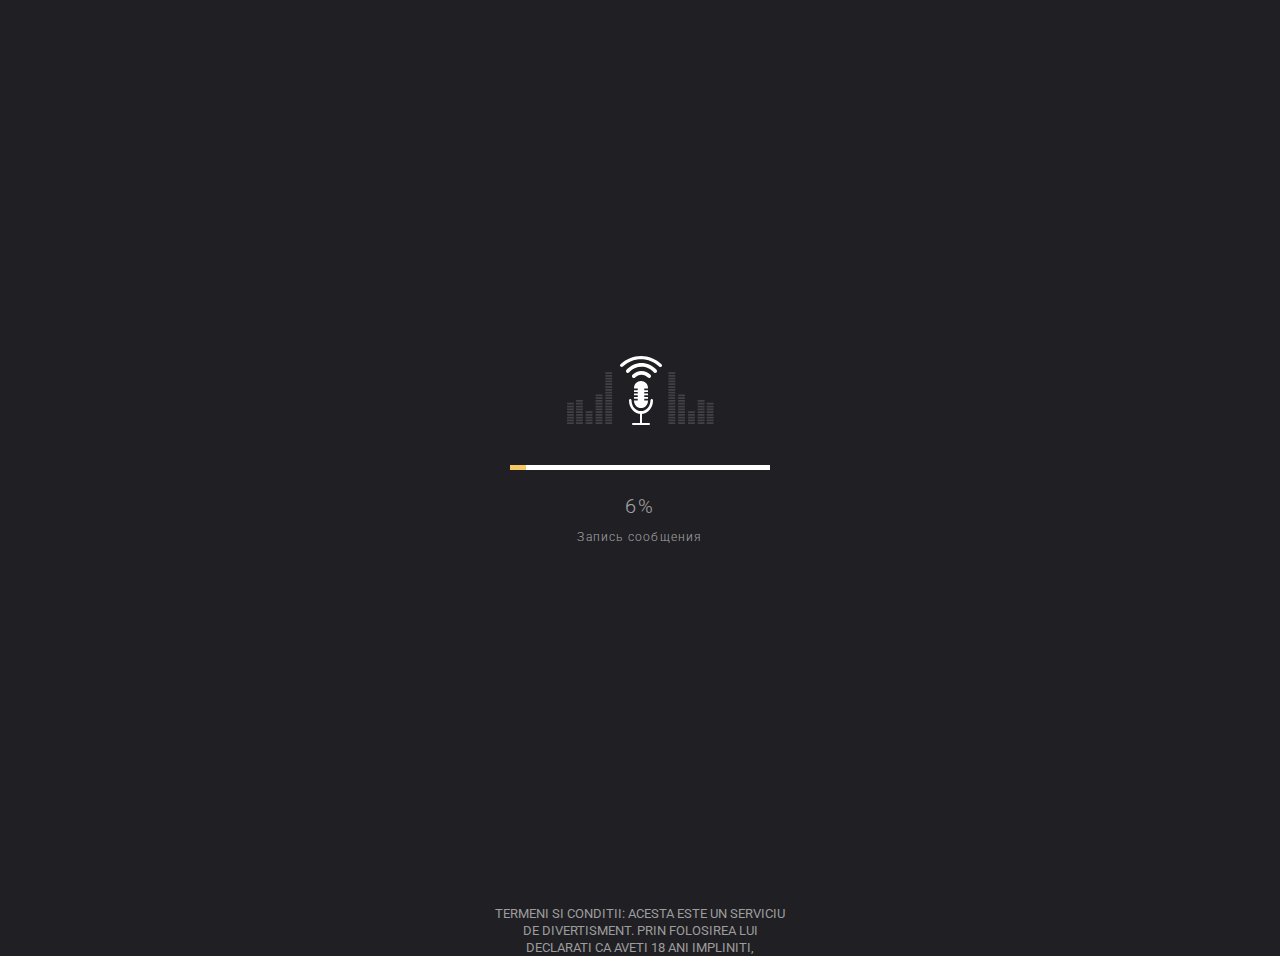
<file: html/last.html>
<!DOCTYPE html>
<html lang="en">
<head>
    <meta charset="UTF-8">
    <meta http-equiv="X-UA-Compatible" content="IE=edge">
    <meta name="viewport" content="width=device-width, initial-scale=1.0">
    <link rel="preconnect" href="https://fonts.googleapis.com">
    <link rel="preconnect" href="https://fonts.gstatic.com" crossorigin>
    <link href="https://fonts.googleapis.com/css2?family=Bad+Script&family=Roboto:wght@300;400;500&display=swap" rel="stylesheet">
    <link rel="stylesheet" href="../scss/css/last.css">
    <title>Data of death. Question 2</title>
</head>
<body>
    <div class="preloaderEndList" id="preloaderEndList">
        <img src="../img/svg/micro.svg" alt="" class="reloader-img">
        <progress min="0" max="100" value="" class="progress" id="progressbar"></progress>
        <div class="persent"></div>
        <p class="preloader__text">Запись сообщения</p>
    </div>

        <div class="header">
            <div class="position-box">
                <p class="header__text">Спасибо за Ваши ответы!<br><span>Мы подготовили для вас персональную аудио запись с вашим прогнозом.</span></p>
                <div class="poligon"></div>
            </div>  
        </div>  

        <div class="container">   
            <p class="text__preview">Вы можете узнать, как повлиять<br>на события, которые ожидают<br>Вас в ближайшем будущем. </p> 

            <main class="main">
                <p class="main__text"><span>Первое значимое<br>событие может<br>произойти уже 14.02.2021</span>,<br>вам надо быть готовым, что<br>бы последствия не оказались<br>необратимыми.</p>
            </main>

            <p class="last__text">Нажмите на кнопку ниже прямо<br>сейчас и наберите наш номер<br>телефона. Прослушайте важную<br>информацию!</p>

            <a href="#" class="btn" id="last-btn">Позвонить и прослушать<span class="flare"></span></a>

            <footer class="footer">
                <p class="footer__text">TERMENI SI CONDITII: ACESTA ESTE UN SERVICIU<br>DE DIVERTISMENT. PRIN FOLOSIREA LUI<br>DECLARATI CA AVETI 18 ANI IMPLINITI, </p>
            </footer>
        </div>     

    <script></script>
    <script src="https://code.jquery.com/jquery-3.6.0.min.js"></script>
    <script src="../js/app.js"></script>
</body>
</html>
</file>
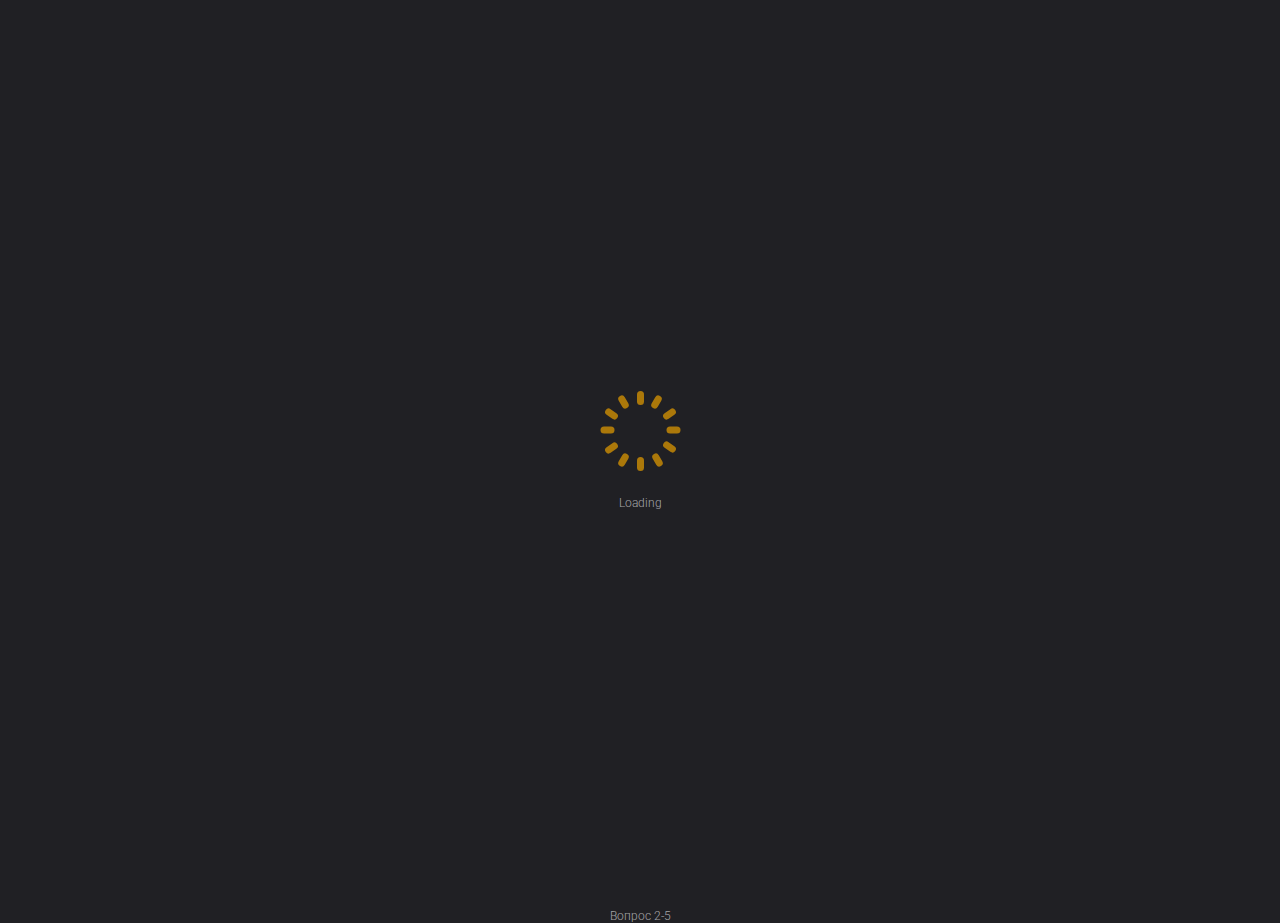
<file: html/question2.html>
<!DOCTYPE html>
<html lang="en">
<head>
    <meta charset="UTF-8">
    <meta http-equiv="X-UA-Compatible" content="IE=edge">
    <meta name="viewport" content="width=device-width, initial-scale=1.0">
    <link rel="preconnect" href="https://fonts.googleapis.com">
    <link rel="preconnect" href="https://fonts.gstatic.com" crossorigin>
    <link href="https://fonts.googleapis.com/css2?family=Bad+Script&family=Roboto:wght@300;400;500&display=swap" rel="stylesheet">
    <link rel="stylesheet" href="../scss/css/question2.css">
    <title>Data of death. Question 2</title>
</head>
<body>
    <svg style="display: none;">
        <!-- Moon -->
        <symbol id="moon" viewBox="0 0 165 164" xmlns="http://www.w3.org/2000/svg">
            <path d="M83.7089 2.60742C39.4007 2.60742 3.31909 38.8163 3.31909 83.2808C3.31909 127.745 39.4007 163.954 83.7089 163.954C128.017 163.954 164.099 127.745 164.099 83.2808C164.243 38.8163 128.161 2.60742 83.7089 2.60742ZM160.491 89.5087C159.625 100.227 156.449 110.22 151.831 118.766C147.357 127.311 141.295 134.553 135.089 140.201C128.739 145.85 122.1 149.905 115.749 152.657C109.543 155.409 103.77 157.002 99.0075 157.871C94.2447 158.74 90.3479 158.885 87.7501 159.03C85.1522 159.03 83.7089 159.03 83.7089 159.03C83.7089 159.03 85.1522 158.885 87.7501 158.885C90.3479 158.595 94.1004 158.306 98.8632 157.147C103.626 156.133 109.255 154.25 115.172 151.354C121.234 148.457 127.584 144.257 133.646 138.608C139.563 132.959 145.192 125.862 149.377 117.462C153.563 109.062 156.305 99.3576 157.171 89.2191C157.893 78.9357 156.594 68.3628 152.986 58.3691C150.388 50.9825 146.347 44.0304 141.584 37.8025C143.027 42.7269 144.615 49.5341 145.192 57.3553C145.048 57.2104 144.903 57.0656 144.759 56.9207C143.893 56.1966 142.883 55.9069 142.305 55.9069C142.017 55.9069 141.728 56.0517 141.584 56.0517C141.439 56.0517 141.295 56.1966 141.295 56.1966C141.295 56.1966 141.439 56.1966 141.584 56.1966C141.728 56.1966 142.017 56.3414 142.161 56.4862C142.594 56.7759 143.171 57.2104 143.749 57.9346C144.182 58.6588 144.615 59.6726 144.759 60.6865C144.759 60.8313 144.759 60.9761 144.759 61.121V61.5555C144.759 61.8451 144.759 62.1348 144.759 62.2797C144.759 62.859 144.615 63.2935 144.47 63.8729C144.326 64.3074 144.037 64.7419 143.749 65.0315C143.46 65.3212 143.316 65.466 142.738 65.6109C142.594 65.6109 142.017 65.6109 141.728 65.466C141.295 65.3212 141.007 65.0315 140.574 64.7419C139.852 64.1625 139.419 63.4383 139.13 63.0038C138.842 62.5693 138.697 62.1348 138.697 62.1348C138.697 62.1348 138.697 62.2797 138.697 62.4245C138.697 62.5693 138.697 62.859 138.697 63.1487C138.697 63.728 138.842 64.7419 139.419 65.6109C139.708 66.0454 140.141 66.6247 140.718 67.0592C141.295 67.4937 142.017 67.9282 143.027 67.9282C143.749 67.9282 144.903 67.6386 145.481 67.0592L145.625 66.9144C145.481 71.4043 144.903 76.1839 143.893 81.1083C144.903 81.1083 145.625 80.6738 146.202 80.2393C146.78 79.8048 147.213 79.3702 147.501 78.9357C147.79 78.5012 148.078 78.2116 148.223 78.0667C148.367 77.9219 148.511 77.7771 148.511 77.7771C148.511 77.7771 148.511 78.0667 148.511 78.3564C148.511 78.7909 148.367 79.3702 148.078 79.9496C147.79 80.5289 147.213 81.2531 146.491 81.8325C145.769 82.4118 144.903 82.7015 143.893 82.7015C142.883 82.7015 142.017 82.4118 141.295 81.8325C140.574 81.2531 140.141 80.5289 139.852 79.9496C139.563 79.3702 139.419 78.6461 139.419 78.3564C139.419 77.9219 139.419 77.7771 139.419 77.7771C139.419 77.7771 138.842 78.0667 138.697 79.3703C138.697 80.0944 138.697 80.9634 139.419 82.1221C139.996 83.136 141.295 84.2947 143.171 84.5843C142.883 85.4533 142.738 86.3224 142.45 87.1914C141.295 87.1914 140.285 87.6259 139.563 88.4949C138.264 90.0881 138.553 92.5503 140.141 93.8538C138.986 96.7505 137.543 99.7921 135.955 102.689C137.398 102.834 138.553 102.399 139.419 101.965C140.574 101.385 141.295 100.661 141.872 100.082C142.45 99.5024 142.738 99.0679 143.027 98.923C143.316 98.6334 143.46 98.6334 143.46 98.6334C143.46 98.6334 143.316 98.923 143.171 99.6472C142.883 100.227 142.45 101.096 141.728 101.965C141.006 102.834 139.996 103.558 138.697 104.137C138.12 104.427 137.398 104.572 136.677 104.572C135.955 104.572 135.233 104.572 134.512 104.282C133.79 104.137 133.069 103.703 132.491 103.413C131.914 102.978 131.337 102.544 130.904 101.965C130.038 100.806 129.605 99.6472 129.46 98.4885C129.316 97.3299 129.316 96.4608 129.46 95.8815C129.605 95.3022 129.605 94.8677 129.605 94.8677C129.605 94.8677 129.46 94.8677 129.316 95.1573C129.027 95.447 128.739 95.8815 128.45 96.8953C128.306 97.7644 128.017 99.2127 128.739 100.951C129.027 101.82 129.605 102.834 130.471 103.703C131.337 104.572 132.491 105.441 134.079 105.875C133.502 106.889 132.78 107.903 132.203 108.917C131.77 108.917 131.337 108.917 130.904 108.917C128.45 109.351 126.863 111.379 127.151 113.407C127.151 113.551 127.295 113.841 127.295 113.986C125.564 113.551 123.976 111.958 123.543 109.496C122.821 105.151 119.069 96.1712 115.605 94.2883C111.853 92.2606 108.822 97.185 110.842 98.7782C115.461 102.254 113.151 108.917 113.584 114.71C113.729 117.027 114.883 118.91 115.894 120.648C113.584 121.373 112.141 123.545 112.574 125.573C112.719 126.731 113.44 127.6 114.45 128.18C113.007 129.339 111.708 130.352 110.265 131.366C110.265 131.221 110.265 131.077 110.265 130.932C110.121 129.049 109.543 127.456 108.822 126.297C108.1 125.138 107.234 124.269 106.512 123.835C104.925 122.676 103.77 122.531 103.193 122.531C102.471 122.531 102.327 122.531 102.327 122.531C102.327 122.531 102.471 122.531 102.76 122.676C103.049 122.821 103.482 122.966 104.059 123.255C105.069 123.835 106.657 125.138 107.667 127.021C108.677 128.904 108.966 131.656 107.956 134.263C107.09 136.87 104.925 139.187 102.327 140.491C99.7291 141.794 96.554 141.939 94.1004 140.925C91.5025 139.911 89.6263 137.884 88.9047 135.856C88.0387 133.828 88.183 131.946 88.4717 130.642C88.616 130.063 88.7603 129.483 88.9047 129.194C89.049 128.904 89.049 128.759 89.049 128.759C89.049 128.759 88.9047 128.904 88.4717 129.483C88.183 130.063 87.4614 131.077 87.3171 132.959C87.1727 133.828 87.1727 134.987 87.6057 136.435C87.8944 137.739 88.7603 139.187 90.0593 140.636C90.3479 140.925 90.6366 141.215 91.0696 141.505C89.482 142.084 87.8944 142.519 86.3068 142.953C85.8738 141.794 85.2965 141.07 84.7192 140.491C83.9976 139.767 83.2759 139.332 82.6986 139.042C81.3997 138.463 80.6781 138.463 80.1008 138.463C79.6678 138.463 79.3791 138.608 79.3791 138.608C79.3791 138.608 79.5234 138.608 79.6678 138.753C79.9564 138.898 80.2451 139.042 80.6781 139.187C81.544 139.622 82.5543 140.346 83.5646 141.505C83.9976 142.084 84.4305 142.808 84.7192 143.677C85.0079 144.546 84.8635 145.56 84.5749 146.429C83.8532 148.312 81.8327 149.471 79.8121 149.905C75.771 150.774 71.2968 148.891 69.5649 146.284C68.699 144.981 68.4103 143.677 68.5546 142.663C68.5546 142.229 68.699 141.794 68.8433 141.65C68.9876 141.36 68.9876 141.36 68.9876 141.36C68.9876 141.36 68.8433 141.36 68.4103 141.794C68.1217 142.229 67.5443 142.953 67.5443 144.401C67.5443 144.691 67.5444 145.126 67.6887 145.56C66.6784 145.56 65.6681 145.56 64.8022 145.56C64.9465 145.126 64.9465 144.546 64.8022 144.112C64.3692 141.794 61.7713 140.201 59.0291 140.781C58.8848 140.781 58.5961 140.925 58.4518 140.925C58.4518 139.911 58.7404 138.898 59.3177 138.173C61.9156 134.408 69.4206 131.656 69.7092 125.138C69.8536 120.359 49.5035 121.952 49.5035 129.628C49.6479 137.16 46.184 136.58 43.5862 140.781C43.1532 141.505 42.7202 142.084 42.2872 142.519C40.411 141.939 38.6791 141.505 37.2358 140.925C37.3801 140.781 37.3801 140.636 37.5245 140.491C38.1018 139.477 37.6688 138.029 36.3698 137.304C35.2152 136.58 33.6276 136.87 33.0503 137.884C32.906 138.173 32.906 138.318 32.7617 138.608C18.1847 124.849 9.09215 105.296 9.09215 83.5705C9.09215 83.5705 9.09215 82.1221 9.09215 79.5151C9.23647 76.9081 9.3808 72.9975 10.2468 68.2179C11.1127 63.4383 12.7003 57.6449 15.4425 51.417C18.1847 45.1891 22.2259 38.3818 27.8546 32.1539C33.4833 25.7811 40.5553 19.8428 49.2149 15.3529C57.7302 10.7182 67.6887 7.53183 78.3688 6.66282C88.9047 5.7938 100.162 6.95249 110.698 10.863C121.234 14.6288 131.048 20.8567 139.13 28.9675C147.068 37.0783 153.419 46.9271 157.171 57.5001C160.202 67.6386 161.357 78.9357 160.491 89.5087Z" fill="white" fill-opacity="0.2"/>
            <path d="M104.059 104.281C103.338 103.123 102.472 102.109 101.606 101.385C100.74 100.66 99.7295 100.226 98.8635 99.9363C97.9976 99.6466 97.2759 99.5018 96.5543 99.3569C95.8327 99.3569 95.3997 99.3569 95.111 99.3569C94.8224 99.3569 94.5337 99.3569 94.5337 99.3569C94.5337 99.3569 94.6781 99.3569 95.111 99.5018C95.3997 99.5018 95.977 99.6466 96.5543 99.7914C97.1316 99.9363 97.8532 100.226 98.5749 100.66C99.2965 101.095 100.018 101.674 100.74 102.398C101.461 103.123 102.039 103.992 102.472 105.006C102.905 106.019 103.193 107.178 103.193 108.337C103.193 108.626 103.193 108.916 103.193 109.206C103.193 109.495 103.193 109.93 103.049 110.22C102.905 110.799 102.76 111.378 102.616 111.958C102.183 113.116 101.461 114.13 100.595 114.999C99.7295 115.868 98.7192 116.592 97.5646 117.027C96.41 117.461 95.2554 117.606 93.9564 117.606C92.8018 117.606 91.6472 117.317 90.6369 116.882C89.6266 116.448 88.7607 115.868 88.039 115.144C87.3174 114.42 86.7401 113.696 86.3071 112.971C85.8741 112.247 85.5855 111.523 85.4412 110.944C85.2968 110.364 85.1525 109.93 85.1525 109.495C85.1525 109.206 85.0082 108.916 85.0082 108.916C85.0082 108.916 85.0082 109.061 85.0082 109.495C85.0082 109.785 85.0082 110.364 85.0082 110.944C85.1525 111.523 85.1525 112.392 85.5855 113.261C85.8741 114.13 86.3071 114.999 87.0287 116.013C88.472 117.896 90.7812 119.489 93.9564 119.779C95.3997 119.924 96.9873 119.779 98.4305 119.199C99.8738 118.62 101.317 117.751 102.472 116.737C103.626 115.579 104.492 114.13 104.925 112.682C105.214 111.958 105.358 111.233 105.503 110.364C105.503 109.93 105.503 109.64 105.503 109.351C105.503 108.916 105.503 108.626 105.503 108.192C105.214 106.744 104.637 105.44 104.059 104.281Z" fill="white" fill-opacity="0.2"/>
            <path d="M61.483 99.502C61.1943 97.3295 59.8954 95.7363 58.5965 94.7225C57.8748 94.288 57.2975 93.9983 56.7202 93.7086C56.1429 93.5638 55.5656 93.4189 55.1326 93.4189C54.6996 93.4189 54.2667 93.4189 54.1223 93.4189C53.8337 93.4189 53.8337 93.4189 53.8337 93.4189C53.8337 93.4189 53.978 93.4189 54.1223 93.5638C54.411 93.5638 54.6996 93.7086 54.9883 93.8535C55.7099 94.1431 56.7202 94.7225 57.5862 95.7363C58.0192 96.1708 58.4521 96.7502 58.7408 97.4743C59.0294 98.1985 59.1738 98.9227 59.1738 99.6469C59.1738 99.7917 59.1738 100.081 59.1738 100.226C59.1738 100.371 59.1738 100.661 59.1738 100.95C59.1738 101.24 59.0294 101.675 58.8851 101.964C58.5965 102.688 58.1635 103.413 57.7305 103.847C57.1532 104.426 56.5759 104.861 55.8543 105.151C55.1326 105.44 54.411 105.585 53.545 105.585C52.8234 105.585 52.1018 105.44 51.3801 105.151C50.6585 104.861 50.0812 104.571 49.6482 104.137C49.2152 103.702 48.7823 103.268 48.4936 102.833C48.2049 102.399 47.9163 101.964 47.772 101.53C47.6276 101.095 47.4833 100.806 47.4833 100.661C47.4833 100.371 47.339 100.371 47.339 100.371C47.339 100.371 47.339 100.516 47.339 100.661C47.339 100.95 47.339 101.24 47.339 101.675C47.339 102.109 47.4833 102.688 47.6276 103.268C47.772 103.847 48.205 104.571 48.6379 105.151C49.0709 105.73 49.7925 106.454 50.5142 106.889C51.3801 107.323 52.2461 107.758 53.4007 107.903C54.411 108.047 55.5656 107.903 56.5759 107.613C57.5862 107.323 58.5965 106.599 59.4624 105.73C60.3284 104.861 60.9057 103.847 61.1943 102.833C61.3387 102.254 61.483 101.675 61.483 101.095C61.483 100.806 61.483 100.661 61.483 100.371C61.6273 99.9366 61.483 99.7917 61.483 99.502Z" fill="white" fill-opacity="0.2"/>
            <path d="M71.4415 81.832C72.1632 81.9769 73.0291 81.9769 73.7508 81.6872C74.4724 81.3975 75.3383 80.963 75.9156 80.3837C76.493 79.8043 76.9259 79.0801 77.2146 78.2111C77.3589 77.7766 77.3589 77.487 77.3589 76.9076C77.3589 76.6179 77.3589 76.6179 77.3589 76.4731C77.3589 76.1834 77.3589 76.0386 77.3589 75.8938C77.0703 74.3006 76.2043 73.1419 75.194 72.5626C74.1837 71.9832 73.3178 71.8384 72.7405 71.8384C72.1632 71.8384 71.8745 71.9832 71.8745 71.9832C71.8745 71.9832 72.0188 71.9832 72.1632 72.1281C72.3075 72.1281 72.5961 72.2729 72.7405 72.4177C73.1734 72.7074 73.8951 73.1419 74.3281 73.7212C74.9054 74.4454 75.194 75.3144 75.194 76.1834C75.194 76.3283 75.194 76.4731 75.194 76.4731C75.194 76.6179 75.194 76.7628 75.194 76.9076C75.194 77.0525 75.0497 77.3421 75.0497 77.487C74.9054 77.9215 74.6167 78.356 74.3281 78.6456C74.0394 78.9353 73.6064 79.225 73.1734 79.3698C72.7405 79.5147 72.3075 79.6595 71.8745 79.6595C71.4415 79.6595 71.0086 79.6595 70.5756 79.5147C70.1426 79.3698 69.7096 79.225 69.421 78.9353C68.6993 78.5008 68.2663 77.7766 67.9777 77.3421C67.8334 77.0525 67.689 76.9076 67.689 76.7628C67.689 76.6179 67.5447 76.4731 67.5447 76.4731C67.5447 76.4731 67.5447 76.6179 67.5447 76.7628C67.5447 76.9076 67.4004 77.1973 67.4004 77.487C67.4004 78.0663 67.5447 79.0801 68.2663 79.9492C68.555 80.3837 68.988 80.8182 69.5653 81.2527C69.8539 81.5424 70.5756 81.832 71.4415 81.832Z" fill="white" fill-opacity="0.2"/>
            <path d="M31.0304 55.9066C31.752 56.1963 32.7623 56.1963 33.6283 56.0514C35.3602 55.6169 36.9478 54.6031 38.1024 53.1547C38.6797 52.4305 39.257 51.7064 39.5457 50.8373C39.9787 50.1132 40.2673 49.0993 40.2673 48.3751C40.556 46.6371 40.123 44.8991 39.257 43.8852C38.824 43.3059 38.2467 43.0162 37.6694 42.8714C37.0921 42.7266 36.6591 42.7266 36.2262 42.7266C35.5045 42.7266 35.0715 43.0162 35.0715 43.0162C35.0715 43.0162 35.2159 43.0162 35.3602 43.0162C35.5045 43.0162 35.7932 43.0162 36.2262 43.0162C36.5148 43.0162 37.0921 43.1611 37.3808 43.4507C37.8138 43.7404 38.2467 44.0301 38.5354 44.4646C39.257 45.4784 39.4013 46.9268 39.1127 48.3751C38.9684 49.0993 38.6797 49.8235 38.3911 50.5477C38.1024 51.2719 37.5251 51.996 37.0921 52.5754C35.9375 53.5892 34.6386 54.6031 33.1953 54.8927C32.4737 55.0376 31.752 55.1824 31.1747 55.0376C30.5974 54.8927 30.0201 54.6031 29.5871 54.1686C28.7212 53.2996 28.5769 52.2857 28.4325 51.5615C28.4325 51.127 28.4325 50.8373 28.4325 50.6925C28.4325 50.5477 28.4325 50.4028 28.4325 50.4028C28.4325 50.4028 28.4325 50.5477 28.4325 50.6925C28.4325 50.8373 28.2882 51.127 28.2882 51.5615C28.2882 52.2857 28.2882 53.5892 29.1542 54.7479C29.5871 55.1824 30.1645 55.7618 31.0304 55.9066Z" fill="white" fill-opacity="0.2"/>
            <path d="M31.0301 32.4434C31.0301 32.1538 31.1744 32.1538 31.1744 32.1538C31.1744 32.1538 31.0301 32.2986 31.0301 32.4434C30.7414 32.5883 30.5971 32.8779 30.4528 33.3124C30.3084 33.747 30.0198 34.3263 30.0198 34.9056C29.8755 35.6298 29.8755 36.354 30.3084 37.223C30.5971 38.092 31.3187 38.8162 32.329 39.3955C32.762 39.6852 33.3393 39.83 33.9166 39.9749C34.2053 40.1197 34.3496 40.1197 34.6382 40.1197H34.7826C34.9269 40.1197 34.9269 40.1197 35.0712 40.1197H35.5042C37.6691 40.1197 39.834 39.2507 41.5659 37.9472C42.4319 37.3678 43.2978 36.6437 44.0194 35.7747C44.3081 35.3401 44.7411 34.9056 45.0297 34.4711C45.3184 34.0366 45.607 33.4573 45.7514 33.0228C46.1843 32.1538 46.473 31.1399 46.6173 30.1261C46.7616 29.1122 46.473 28.0984 46.04 27.3742C45.607 26.5052 45.0297 26.0707 44.4524 25.6362C43.8751 25.3465 43.2978 25.2017 42.8648 25.2017C41.8546 25.2017 41.4216 25.3465 41.4216 25.3465C41.4216 25.3465 41.5659 25.3465 41.7102 25.4913C41.9989 25.4913 42.2875 25.6362 42.7205 25.781C43.1535 25.9258 43.5865 26.2155 43.8751 26.5052C44.3081 26.9397 44.5968 27.3742 44.7411 27.9535C44.8854 28.5329 44.8854 29.2571 44.7411 29.9812C44.5968 30.7054 44.3081 31.4296 43.8751 32.1538C43.5865 32.5883 43.4421 32.8779 43.1535 33.1676C42.8648 33.4573 42.5762 33.8918 42.2875 34.1815C41.7102 34.7608 40.9886 35.485 40.267 35.9195C38.8237 36.9333 37.0918 37.6575 35.5042 37.9472H35.2155H35.0712H34.9269C34.6382 37.9472 34.4939 37.9472 34.3496 37.9472C34.0609 37.9472 33.628 37.9472 33.3393 37.8023C32.762 37.6575 32.1847 37.223 31.896 36.7885C31.1744 35.7747 31.1744 34.4711 31.3187 33.747C30.8857 33.0228 31.0301 32.7331 31.0301 32.4434Z" fill="white" fill-opacity="0.2"/>
            <path d="M21.7931 87.7701C22.3704 86.7563 22.6591 85.5976 22.9477 84.2941C23.092 83.1354 23.092 81.8319 22.9477 80.6732C22.8034 80.0938 22.6591 79.5145 22.5147 78.9352C22.3704 78.6455 22.2261 78.3558 22.2261 78.0661C22.0818 77.7765 21.9374 77.6316 21.7931 77.342C21.2158 76.1833 20.3498 75.4591 19.3395 74.8798C18.3293 74.3004 17.319 74.0107 16.453 74.0107C15.4427 74.0107 14.7211 74.3004 13.9995 74.5901C13.2778 74.8798 12.8449 75.3143 12.5562 75.6039C11.8346 76.4729 11.5459 76.9075 11.5459 76.9075C11.5459 76.9075 11.6902 76.7626 11.8346 76.7626C11.9789 76.6178 12.4119 76.4729 12.8449 76.1833C13.2778 76.0384 13.7108 75.7488 14.4325 75.6039C15.0098 75.4591 15.7314 75.4591 16.453 75.6039C17.1747 75.7488 17.752 76.0384 18.4736 76.4729C19.0509 76.9075 19.6282 77.6316 19.9169 78.3558C20.0612 78.6455 20.2055 78.7903 20.2055 79.08C20.2055 79.2248 20.3498 79.5145 20.3498 79.6593C20.4942 80.0938 20.4942 80.5283 20.6385 80.9629C20.7828 81.8319 20.7828 82.8457 20.4942 83.8596C20.3498 84.8734 20.0612 85.7424 19.6282 86.6114C19.1952 87.4805 18.7622 88.3495 18.1849 88.9288C17.4633 89.653 17.0303 90.0875 16.3087 90.522C15.5871 90.9565 14.8654 91.1013 14.1438 91.1013C13.4222 91.1013 12.8449 90.9565 12.2676 90.8117C11.6902 90.522 11.2573 90.2323 10.8243 89.9427C10.3913 89.653 10.1027 89.5082 9.95833 89.2185C9.814 89.0737 9.66968 88.9288 9.66968 88.9288C9.66968 88.9288 9.66968 89.0736 9.814 89.3633C9.95833 89.653 10.1027 89.9427 10.3913 90.3772C10.68 90.8117 11.1129 91.2462 11.6902 91.6807C12.2676 92.1152 12.9892 92.5497 13.9995 92.6945C14.8654 92.8394 16.02 92.8394 17.0303 92.4049C18.0406 92.1152 19.0509 91.391 19.7725 90.6668C20.6385 89.7978 21.3601 88.784 21.7931 87.7701Z" fill="white" fill-opacity="0.2"/>
            <path d="M96.1214 26.0703C97.5647 26.0703 99.1522 26.0703 100.596 25.7807C102.039 25.491 103.482 25.0565 104.925 24.3323C106.08 23.753 107.379 22.5943 108.1 21.2908C108.389 20.5666 108.678 19.8424 108.678 19.1182C108.678 18.3941 108.533 17.8147 108.245 17.2354C107.812 16.0767 107.09 15.2077 106.369 14.6283C105.647 14.049 105.07 13.6145 104.492 13.3248C103.915 13.0351 103.482 12.8903 103.193 12.7455C102.905 12.6006 102.76 12.6006 102.76 12.6006C102.76 12.6006 102.905 12.7455 103.193 12.8903C103.482 13.0351 103.915 13.4697 104.348 13.7593C104.781 14.1938 105.358 14.7732 105.791 15.3525C106.224 16.0767 106.802 16.8009 106.946 17.6699C107.09 18.5389 107.09 19.5527 106.513 20.2769C105.936 21.1459 105.07 21.7253 103.915 22.3046C102.905 22.7391 101.606 23.0288 100.307 23.3185C99.0079 23.4633 97.709 23.6081 96.2657 23.4633C94.9668 23.4633 93.5235 23.1736 92.2246 22.884C90.9256 22.5943 89.6267 22.1598 88.4721 21.7253C88.1834 21.5804 87.8948 21.4356 87.6061 21.2908C87.3175 21.1459 87.0288 21.0011 86.7402 20.8563C86.1629 20.5666 85.7299 20.2769 85.2969 19.9873C84.431 19.2631 83.7093 18.5389 83.132 17.6699C82.699 16.8009 82.4104 15.9319 82.5547 15.2077C82.699 14.4835 82.9877 13.7593 83.2763 13.3248C83.565 12.8903 83.998 12.4558 84.1423 12.1661C84.431 11.8765 84.5753 11.8765 84.5753 11.8765C84.5753 11.8765 84.431 12.0213 84.1423 12.1661C83.8536 12.311 83.4207 12.6006 82.9877 13.0351C82.5547 13.4697 81.9774 14.1938 81.6887 15.0628C81.4001 15.9319 81.4001 17.2354 81.9774 18.3941C82.4104 19.5527 83.2763 20.5666 84.1423 21.4356C84.5753 21.8701 85.1526 22.3046 85.7299 22.7391C86.0185 22.884 86.3072 23.0288 86.5958 23.3185C86.8845 23.4633 87.1732 23.6081 87.6061 23.8978C88.9051 24.4772 90.204 25.0565 91.6473 25.491C93.2349 25.7807 94.6781 26.0703 96.1214 26.0703Z" fill="white" fill-opacity="0.2"/>
            <path d="M120.368 63.8725C120.368 63.438 120.513 63.0035 120.513 62.569C120.513 62.1345 120.513 61.8448 120.513 61.4103C120.513 60.9758 120.368 60.6862 120.368 60.2517C119.791 57.2101 118.059 54.8927 116.183 53.5892C115.317 52.865 114.307 52.4305 113.441 52.1409C112.575 51.8512 111.853 51.7064 111.131 51.5615C110.41 51.5615 109.977 51.5615 109.688 51.5615C109.399 51.5615 109.111 51.5615 109.111 51.5615C109.111 51.5615 109.255 51.5615 109.688 51.7064C109.977 51.7064 110.554 51.996 111.131 52.1409C111.709 52.4305 112.43 52.7202 113.152 53.1547C113.874 53.5892 114.595 54.1686 115.317 54.8927C116.76 56.3411 117.915 58.3688 118.203 60.831C118.203 61.1207 118.203 61.4103 118.203 61.7C118.203 61.9897 118.203 62.2794 118.203 62.7139C118.059 63.2932 118.059 63.8725 117.915 64.4519C117.626 65.6106 116.904 66.6244 116.039 67.4934C115.173 68.3624 114.162 68.9418 113.008 69.3763C112.43 69.5211 111.853 69.666 111.276 69.666H110.41C110.121 69.666 109.688 69.666 109.399 69.666C108.245 69.5211 107.09 69.2315 106.08 68.6521C105.07 68.2176 104.204 67.4934 103.482 66.7693C102.76 66.0451 102.183 65.3209 101.75 64.5967C101.317 63.8725 101.029 63.1484 100.74 62.7139C100.596 62.1345 100.307 61.7 100.307 61.2655C100.163 60.9758 100.163 60.831 100.163 60.831C100.163 60.831 100.163 60.9758 100.163 61.4103C100.163 61.7 100.163 62.2794 100.163 62.8587C100.307 63.438 100.451 64.307 100.74 65.1761C101.029 66.0451 101.606 66.9141 102.327 67.7831C103.049 68.6521 103.915 69.5211 105.07 70.2453C106.224 70.9695 107.523 71.5488 109.111 71.8385C109.399 71.8385 109.832 71.9833 110.121 71.9833C110.554 71.9833 110.843 71.9833 111.276 71.9833C111.709 71.9833 111.997 71.9833 112.43 71.8385C112.863 71.6937 113.152 71.6937 113.585 71.5488C115.173 71.1143 116.616 70.2453 117.77 69.0866C118.925 67.9279 119.791 66.4796 120.224 64.8864C120.224 64.7416 120.224 64.307 120.368 63.8725Z" fill="white" fill-opacity="0.2"/>
            <path d="M39.978 77.9215C40.844 77.7767 41.8543 77.6318 42.5759 77.0525C43.4418 76.618 44.1635 76.0386 44.7408 75.3144C45.3181 74.5903 45.8954 73.7213 46.184 72.8522C46.4727 71.9832 46.617 70.9694 46.4727 70.1004C46.3284 69.2314 46.0397 68.3623 45.6067 67.6382C45.1738 66.914 44.5965 66.4795 43.8748 66.045C42.5759 65.3208 41.4213 65.3208 40.6996 65.3208C40.2667 65.3208 39.978 65.4656 39.8337 65.4656C39.6894 65.4656 39.545 65.6105 39.545 65.6105C39.545 65.6105 39.6894 65.6105 39.8337 65.6105C39.978 65.6105 40.2667 65.6105 40.6996 65.7553C41.4213 65.9001 42.4316 66.1898 43.2975 66.914C44.1635 67.6382 44.8851 68.7968 44.8851 70.2452C44.8851 70.9694 44.7408 71.6936 44.5965 72.2729C44.3078 72.9971 44.0191 73.5764 43.4418 74.1558C42.4316 75.3144 41.1326 76.0386 39.6894 76.3283C39.2564 76.4731 38.9677 76.4731 38.6791 76.4731C38.3904 76.4731 37.9574 76.4731 37.6688 76.3283C37.0915 76.1835 36.5142 75.8938 35.9369 75.6041C34.9266 75.0248 34.3493 74.0109 34.0606 73.4316C33.772 72.7074 33.772 72.2729 33.772 72.2729C33.772 72.2729 33.772 72.4177 33.772 72.5626C33.772 72.7074 33.772 73.1419 33.772 73.4316C33.9163 74.1558 34.205 75.3144 35.3596 76.3283C35.9369 76.7628 36.5142 77.1973 37.3801 77.487C37.8131 77.6318 38.2461 77.7767 38.6791 77.7767C39.112 77.9215 39.6894 77.9215 39.978 77.9215Z" fill="white" fill-opacity="0.2"/>
            <path d="M110.698 24.3323C110.843 24.1875 110.843 24.1875 110.843 24.1875C110.843 24.1875 110.843 24.1875 110.698 24.3323C110.41 24.3323 110.121 24.3323 109.832 24.622C109.544 24.9117 109.255 25.2013 108.966 25.7807C108.822 26.36 108.678 26.9394 108.822 27.6636C108.966 28.3877 109.255 28.9671 109.688 29.6913C109.832 29.9809 110.121 30.2706 110.41 30.5603C110.698 30.8499 110.843 30.9948 111.276 31.4293C112.43 32.4431 113.874 33.3121 115.605 33.7466C116.471 33.8915 117.337 34.0363 118.203 34.0363C118.636 34.0363 119.069 34.0363 119.502 33.8915C119.791 33.8915 119.935 33.7466 120.224 33.7466C120.513 33.6018 120.657 33.6018 120.801 33.457C121.667 33.0225 122.389 32.2983 122.677 31.4293C122.966 30.5603 122.822 29.6913 122.533 29.1119C121.956 27.8084 121.234 27.229 120.657 26.7945C120.368 26.6497 120.08 26.5049 119.935 26.36C119.791 26.2152 119.647 26.2152 119.647 26.2152C119.647 26.2152 119.647 26.36 119.791 26.5049C119.935 26.6497 120.08 26.9394 120.224 27.229C120.513 27.8084 120.946 28.6774 121.09 29.5464C121.09 29.9809 121.09 30.4154 120.801 30.8499C120.657 31.1396 120.224 31.4293 119.791 31.5741C119.647 31.7189 119.502 31.7189 119.358 31.7189C119.214 31.7189 119.069 31.7189 118.925 31.7189C118.636 31.7189 118.348 31.7189 118.059 31.7189C117.482 31.7189 116.76 31.5741 116.183 31.4293C115.605 31.2844 114.884 30.9948 114.307 30.7051C113.729 30.4154 113.152 30.1258 112.575 29.6913C112.43 29.5464 111.997 29.2567 111.853 29.1119C111.709 28.9671 111.42 28.6774 111.276 28.5326C110.843 28.0981 110.554 27.6636 110.41 27.229C109.977 26.36 109.977 25.6359 110.265 25.0565C110.41 24.7668 110.698 24.4772 110.698 24.3323Z" fill="white" fill-opacity="0.2"/>
            <path d="M42.4316 120.938C41.7099 119.924 40.844 119.345 40.2667 118.911C39.978 118.766 39.6894 118.621 39.545 118.621C39.4007 118.621 39.2564 118.476 39.2564 118.476C39.2564 118.476 39.545 118.766 39.978 119.2C40.411 119.635 40.9883 120.504 41.4213 121.373C41.8543 122.387 42.2872 123.545 42.2872 124.849C42.2872 125.139 42.2872 125.573 42.1429 125.718C42.1429 125.863 41.9986 126.152 41.9986 126.297C41.9986 126.442 41.9986 126.587 41.8543 126.587C41.5656 127.166 41.2769 127.456 40.844 127.601C40.411 127.746 39.8337 127.746 39.2564 127.601C38.9677 127.456 38.6791 127.311 38.3904 127.311L37.9574 127.021L37.5245 126.732C36.5142 126.008 35.6482 124.994 35.2152 123.98C34.6379 123.111 34.3493 122.097 34.205 121.518C34.0606 120.938 34.0606 120.504 34.0606 120.504C34.0606 120.504 34.0606 120.649 33.9163 120.793C33.9163 120.938 33.772 121.228 33.772 121.518C33.772 122.242 33.772 123.256 34.205 124.414C34.6379 125.573 35.3596 126.877 36.5142 127.89L36.9472 128.325L37.3801 128.615C37.6688 128.904 38.1018 129.049 38.5347 129.194C39.4007 129.484 40.411 129.628 41.4213 129.194C42.4316 128.904 43.1532 128.035 43.5862 127.166C43.7305 127.021 43.7305 126.732 43.8748 126.442C43.8748 126.152 43.8748 126.008 44.0191 125.863C44.0191 125.283 44.0191 124.994 44.0191 124.559C43.8748 123.256 43.1532 121.952 42.4316 120.938Z" fill="white" fill-opacity="0.2"/>
            <path d="M34.3496 116.013C34.4939 115.289 34.3496 114.71 34.3496 114.13C34.2053 111.813 33.195 109.785 32.1847 108.337C31.6074 107.613 31.1744 107.033 30.5971 106.454C30.0198 106.02 29.5868 105.585 29.1538 105.295C28.7209 105.006 28.4322 104.861 28.1436 104.716C27.8549 104.571 27.7106 104.571 27.7106 104.571C27.7106 104.571 27.8549 104.716 27.9992 104.861C28.2879 105.006 28.4322 105.295 28.8652 105.585C29.5868 106.309 30.4528 107.468 31.1744 108.916C31.896 110.365 32.6177 112.248 32.6177 114.275C32.6177 114.71 32.6177 115.289 32.4733 115.724C32.4733 116.013 32.329 116.303 32.329 116.448C32.1847 116.593 32.1847 116.882 32.0404 117.027C31.6074 117.896 31.0301 118.476 30.1641 118.765C29.2982 119.055 28.2879 119.055 27.4219 118.765C26.9889 118.62 26.556 118.476 26.123 118.186L25.4014 117.751L24.824 117.317C23.2365 116.158 22.0818 114.565 21.2159 113.117C20.7829 112.392 20.4943 111.668 20.3499 111.089C20.2056 110.51 20.2056 109.93 20.0613 109.496C20.0613 109.061 19.9169 108.627 19.9169 108.337C19.9169 108.047 19.9169 107.903 19.9169 107.903C19.9169 107.903 19.9169 108.047 19.7726 108.337C19.7726 108.627 19.6283 109.061 19.6283 109.496C19.6283 110.075 19.6283 110.654 19.7726 111.379C19.9169 112.103 20.0613 112.972 20.3499 113.696C20.9272 115.434 22.0818 117.317 23.8138 118.765L24.5354 119.345L25.257 119.779C25.8343 120.069 26.2673 120.358 26.9889 120.648C28.1436 121.083 29.5868 121.227 31.0301 120.793C32.329 120.358 33.4836 119.2 33.9166 117.896C34.0609 117.606 34.2053 117.317 34.2053 116.882C34.2053 116.593 34.3496 116.303 34.3496 116.013Z" fill="white" fill-opacity="0.2"/>
            <path d="M79.3797 52.1406C80.5343 48.9542 83.7095 47.2162 91.0701 46.2023C98.4308 45.1885 106.657 49.8232 115.894 48.23C125.853 46.492 114.451 43.885 102.616 40.2641C90.9258 36.6432 90.2042 40.6986 81.1116 39.5399C72.1634 38.3812 67.5449 40.4089 66.246 45.7678C65.6687 48.3749 55.4215 44.3195 55.4215 49.2439C55.4215 51.8509 56.7204 54.7476 63.2151 57.6444C69.4212 60.5411 78.2251 55.327 79.3797 52.1406Z" fill="white" fill-opacity="0.2"/>
            <path d="M33.0508 100.081C34.9271 99.7916 35.9374 97.1845 35.3601 94.2878C34.7827 91.3911 32.9065 89.3634 31.0303 89.7979C29.154 90.0876 28.1437 92.6946 28.721 95.5913C29.2983 98.488 31.1746 100.371 33.0508 100.081Z" fill="white" fill-opacity="0.2"/>
            <path d="M36.9474 105.875C37.8133 105.73 38.3906 104.426 38.102 102.978C37.8133 101.53 36.8031 100.516 35.9371 100.661C35.0711 100.806 34.4938 102.109 34.7825 103.557C35.0711 105.006 36.0814 106.02 36.9474 105.875Z" fill="white" fill-opacity="0.2"/>
            <path d="M43.7305 117.606C43.0089 118.041 43.1532 119.344 43.8749 120.358C44.5965 121.372 45.7511 121.806 46.3284 121.372C47.05 120.937 46.9057 119.634 46.1841 118.62C45.4625 117.606 44.3078 117.172 43.7305 117.606Z" fill="white" fill-opacity="0.2"/>
            <path d="M80.2455 116.883C77.5033 117.317 75.4828 119.634 75.9157 122.097C76.3487 124.414 78.9466 126.007 81.6888 125.428C84.431 124.993 86.4516 122.676 86.0186 120.214C85.5856 117.896 82.9877 116.448 80.2455 116.883Z" fill="white" fill-opacity="0.2"/>
            <path d="M71.5862 116.303C70.1429 116.593 69.2769 117.751 69.4213 118.91C69.5656 120.069 70.8645 120.793 72.3078 120.648C73.7511 120.358 74.617 119.2 74.4727 118.041C74.184 116.882 72.8851 116.158 71.5862 116.303Z" fill="white" fill-opacity="0.2"/>
            <path d="M77.9363 112.537C76.7816 112.682 76.06 113.696 76.2043 114.709C76.3487 115.723 77.5033 116.303 78.5136 116.013C79.6682 115.868 80.3898 114.854 80.2455 113.84C80.1011 112.827 79.0909 112.247 77.9363 112.537Z" fill="white" fill-opacity="0.2"/>
            <path d="M91.9357 50.4026C89.1934 48.2301 85.2966 48.3749 83.2761 50.9819C81.1112 53.589 81.5442 57.4995 84.2864 59.6721C87.0286 61.8446 90.9254 61.6998 92.9459 59.0927C95.1108 56.4857 94.6779 52.72 91.9357 50.4026Z" fill="white" fill-opacity="0.2"/>
            <path d="M96.8435 50.2577C95.8333 51.4164 95.9776 53.2992 97.2765 54.3131C98.5755 55.3269 100.452 55.1821 101.462 54.0234C102.472 52.8647 102.328 50.9819 101.029 49.968C99.7301 48.9542 97.8538 49.099 96.8435 50.2577Z" fill="white" fill-opacity="0.2"/>
            <path d="M120.368 82.1219C119.069 83.2806 118.78 85.1635 119.646 86.3222C120.657 87.4808 122.388 87.4808 123.832 86.3222C125.131 85.1635 125.419 83.2806 124.553 82.1219C123.543 80.9633 121.667 80.9633 120.368 82.1219Z" fill="white" fill-opacity="0.2"/>
            <path d="M92.3689 88.0601C93.8122 88.4946 95.1111 87.7704 95.5441 86.6118C95.8328 85.4531 95.1112 84.1495 93.6679 83.8599C92.2246 83.4254 90.9257 84.1495 90.4927 85.3082C90.0597 86.4669 90.9257 87.6256 92.3689 88.0601Z" fill="white" fill-opacity="0.2"/>
            <path d="M16.8857 66.0453C18.4733 66.6246 20.4939 65.0314 21.2155 62.5692C22.0815 60.107 21.3599 57.6448 19.7723 57.0654C18.1847 56.4861 16.1641 58.0793 15.4425 60.5415C14.5765 63.0037 15.2981 65.4659 16.8857 66.0453Z" fill="white" fill-opacity="0.2"/>
            <path d="M21.9375 48.2298C21.5045 49.3885 21.9375 50.4023 22.6592 50.692C23.3808 50.9817 24.2467 50.2575 24.6797 49.0988C25.1127 47.9401 24.6797 46.9263 23.9581 46.6366C23.2365 46.347 22.3705 47.0711 21.9375 48.2298Z" fill="white" fill-opacity="0.2"/>
            <path d="M21.0718 52.7204C21.5047 51.272 21.2161 49.8237 20.2058 49.534C19.3398 49.2443 18.1852 50.1134 17.6079 51.5617C17.1749 53.0101 17.4636 54.4584 18.4739 54.7481C19.4842 55.0378 20.6388 54.1688 21.0718 52.7204Z" fill="white" fill-opacity="0.2"/>
            <path d="M66.1016 21.4357C70.1428 20.4219 72.885 17.8149 72.3077 15.7872C71.7304 13.7595 68.1222 12.8904 64.0811 13.9043C60.0399 14.9181 57.2977 17.5252 57.875 19.5529C58.4523 21.5806 62.2048 22.4496 66.1016 21.4357Z" fill="white" fill-opacity="0.2"/>
            <path d="M56.5764 23.6083C54.7002 24.4774 53.6899 26.0705 54.1229 27.0844C54.5559 28.0982 56.4321 28.0982 58.3084 27.2292C60.1846 26.3602 61.1949 24.767 60.7619 23.7532C60.1846 22.7393 58.3084 22.5945 56.5764 23.6083Z" fill="white" fill-opacity="0.2"/>
            <path d="M131.048 41.2782C129.461 42.7266 130.327 46.3475 133.213 49.389C135.955 52.4305 139.564 53.7341 141.151 52.2857C142.739 50.8374 141.873 47.2165 138.986 44.1749C136.244 41.1334 132.636 39.8299 131.048 41.2782Z" fill="white" fill-opacity="0.2"/>
            <path d="M82.4101 37.368C86.5955 37.2232 89.915 35.0506 89.7707 32.5884C89.6264 30.1262 86.3069 28.2434 82.1214 28.3882C77.9359 28.533 74.6164 30.7056 74.7608 33.1678C74.9051 35.63 78.2246 37.5128 82.4101 37.368Z" fill="white" fill-opacity="0.2"/>
            <path d="M71.4418 38.6712C73.1737 38.6712 74.617 37.6574 74.617 36.6435C74.617 35.6297 73.1737 34.7607 71.2975 34.9055C69.5656 34.9055 68.1223 35.9193 68.1223 36.9332C68.2666 37.947 69.7099 38.8161 71.4418 38.6712Z" fill="white" fill-opacity="0.2"/>
            <path d="M133.791 38.2362C134.512 37.512 133.935 35.6291 132.492 34.1808C131.048 32.7324 129.172 32.1531 128.451 33.0221C127.729 33.7462 128.306 35.6291 129.75 37.0775C131.193 38.5258 133.069 39.1052 133.791 38.2362Z" fill="white" fill-opacity="0.2"/>
            <path d="M4.9071 55.3272C5.48441 53.8788 5.91738 52.4305 6.63902 50.9821C7.79363 47.9406 9.38122 44.899 11.1131 41.8575C12.8451 38.8159 14.8656 35.7744 17.0305 32.8777C19.1954 29.981 21.649 27.0842 24.3912 24.4772C26.989 21.8702 29.8756 19.408 32.7621 17.0906C35.6486 14.9181 38.6795 12.8904 41.7103 11.1523C44.7412 9.41431 47.7721 7.96595 50.8029 6.66243C52.2462 5.93826 53.8338 5.50375 55.1327 4.92441C56.576 4.4899 58.0192 3.91056 59.3182 3.62089C62.0604 2.89671 64.5139 2.17253 66.8231 1.73803C67.9778 1.59319 68.988 1.30352 69.9983 1.15868C71.0086 1.01385 71.8746 0.869013 72.7405 0.724178C74.3281 0.434507 75.7714 0.434507 76.6373 0.289671C77.5033 0.144836 78.0806 0.144836 78.0806 0.144836C78.0806 0.144836 77.6476 0.144836 76.6373 0.144836C75.7714 0.144836 74.4725 0 72.7405 0C71.8746 0 71.0086 0 69.9983 0C68.988 0.144836 67.8334 0.144836 66.6788 0.289671C64.3696 0.579342 61.6274 0.869013 58.8852 1.44836C57.4419 1.73803 55.9987 2.17253 54.4111 2.4622C52.9678 2.89671 51.3802 3.33122 49.7926 3.91056C46.6174 4.92441 43.4423 6.37276 40.1228 8.11079C36.9476 9.84881 33.6281 11.7317 30.4529 14.049C27.422 16.2216 24.3912 18.8286 21.649 21.5805C18.9068 24.3324 16.3089 27.3739 13.9997 30.5603C11.6904 33.7467 9.8142 36.9331 8.08228 40.2643C6.49469 43.5955 5.05143 46.7819 3.89681 49.9683C3.31951 51.5614 2.88653 53.1546 2.45355 54.603C2.02057 56.1962 1.73192 57.6445 1.44326 59.0929C0.865959 61.9896 0.432979 64.5966 0.288653 66.914C0.144326 67.9279 0.144326 69.0865 0 70.1004C0 71.1142 0 72.1281 0 72.8523C0 74.5903 0.144326 75.8938 0.144326 76.7628C0.144326 77.6318 0.144326 78.2112 0.144326 78.2112C0.144326 78.2112 0.144326 77.7767 0.288653 76.9077C0.432979 76.0387 0.432979 74.7351 0.721632 72.9971C0.865959 72.1281 1.01029 71.2591 1.15461 70.2452C1.29894 69.2314 1.58759 68.2175 1.73192 67.0589C2.1649 64.7415 2.7422 62.2793 3.60816 59.5274C4.04114 58.079 4.47412 56.7755 4.9071 55.3272Z" fill="white" fill-opacity="0.2"/>
        </symbol>

        <!-- Eye -->
        <symbol id="eye" viewBox="0 0 319 205" xmlns="http://www.w3.org/2000/svg">
            <path d="M131.303 108.162L138.563 109.061L135.795 112.282L139.975 112.118L139.205 114.025L141.057 113.711L137.722 119.845L142.272 117.362L139.216 123.288L145.177 119.35L144.921 121.554L147.818 120.071L148.695 123.587L150.436 121.836C150.428 122.307 150.44 122.769 150.472 123.222C150.592 125.08 150.904 126.92 151.402 128.714C152.078 127.054 152.918 125.459 153.91 123.952C154.225 123.467 154.559 122.994 154.899 122.553L155.601 124.45L157.786 122.48L159.838 127.941L162.676 121.219L165.638 124.814L166.07 122.869C166.573 123.584 167.123 124.291 167.692 125.011C169.466 127.192 171.423 129.226 173.544 131.093C172.419 128.659 171.499 126.139 170.793 123.557C170.719 123.122 170.568 122.715 170.478 122.282L174.226 124.848L173.062 119.54L180.707 122.806L176.272 116.868L190.104 122.527L180.534 113.858L185.124 114.937L181.429 111.418L190.34 112.373L182.053 107.664L186.17 107.127L182.664 105.304L193.459 103.3L185.958 101.37L191.208 99.6964L184.034 97.935L187.646 95.979L183.997 95.1728L195.868 88.8576L184.148 90.4904L187.103 87.6856L182.229 88.2551L186.513 84.201L179.637 85.5736L182.42 80.0933L178.061 82.4319C178.062 82.3894 178.055 82.3473 178.04 82.3075C178.959 80.3673 179.683 78.3476 180.2 76.2767C178.732 77.7577 177.123 79.1018 175.395 80.291L175.084 80.5038L178.349 73.4697L172.032 78.0441C172.391 76.2876 172.644 74.5136 172.789 72.731C171.507 74.6735 170.075 76.5209 168.506 78.2573L167.989 78.8249L169.139 71.525L164.646 77.0867L163.968 74.2571L161.889 76.6575L160.681 70.1091L158.18 76.2776L156.462 73.768L155.46 76.8502L153.341 74.1207L152.724 76.4494C152.315 76.0867 151.884 75.6956 151.442 75.3383C150.089 74.2547 148.629 73.3015 147.083 72.492C147.649 73.8651 148.095 75.2832 148.414 76.7313L145.238 74.8048L146.59 79.2646L143.044 77.8968L143.863 80.4786L136.184 76.7222L140.956 83.4674L137.757 83.465L139.384 85.926L136.67 86.1455L138.204 88.9421L132.937 90.0263L136.814 92.5702L130.635 94.1447L135.745 96.2397L125.038 100.133L136.782 100.993C136.779 101.02 136.784 101.047 136.795 101.071L131.884 103.967L136.416 104.799L131.303 108.162ZM140.518 99.08C140.536 98.5009 140.527 97.8623 140.575 97.1661C140.657 96.4197 140.78 95.6777 140.944 94.9432C141.34 93.13 142.041 91.3891 143.021 89.7907C144.161 87.8804 145.663 86.1925 147.447 84.8163C149.461 83.2418 151.789 82.0897 154.281 81.4346C156.934 80.7206 159.71 80.5783 162.412 81.0176C165.236 81.4492 167.914 82.5012 170.24 84.0932C172.565 85.6852 174.478 87.775 175.831 90.2027C176.528 91.3839 177.065 92.6481 177.43 93.9647C177.661 94.6456 177.64 95.2092 177.858 95.8124C178.002 96.4544 178.112 97.1034 178.188 97.7569C178.358 100.23 177.995 102.717 177.121 105.059C176.356 107.133 175.198 109.055 173.707 110.726C172.464 112.144 170.99 113.356 169.344 114.313C168.679 114.706 167.993 115.063 167.288 115.382C166.621 115.654 165.993 115.857 165.431 116.064C164.56 116.331 163.667 116.525 162.763 116.644L161.812 116.805L162.728 116.538C163.588 116.278 164.432 115.969 165.256 115.614L166.93 114.738C167.563 114.358 168.173 113.945 168.759 113.5C170.168 112.463 171.406 111.222 172.427 109.822C173.623 108.224 174.537 106.446 175.132 104.563C175.744 102.448 175.933 100.243 175.689 98.0681C175.628 97.5135 175.535 96.963 175.41 96.4192C175.286 95.8291 175.126 95.247 174.932 94.6758C174.757 94.1654 174.551 93.666 174.314 93.1801C174.076 92.645 173.806 92.1244 173.503 91.6212C173.185 91.0916 172.838 90.5788 172.464 90.0849C172.396 91.1119 172.062 92.1088 171.491 92.983C170.921 93.8572 170.134 94.5806 169.202 95.0861C169.552 95.431 169.812 95.8525 169.959 96.3159C170.106 96.7792 170.136 97.271 170.048 97.7507C169.959 98.2303 169.754 98.6839 169.45 99.0741C169.145 99.4643 168.75 99.7799 168.297 99.9947C167.843 100.209 167.345 100.317 166.843 100.309C166.34 100.301 165.849 100.178 165.408 99.9488C164.967 99.7199 164.591 99.3921 164.309 98.9926C164.027 98.5931 163.849 98.1333 163.788 97.6513C163.665 96.9135 163.832 96.1546 164.256 95.5237C163.024 95.1548 161.944 94.4265 161.162 93.438C160.381 92.4495 159.935 91.2485 159.886 89.9983C159.837 88.7481 160.188 87.5092 160.889 86.45C161.591 85.3907 162.61 84.5624 163.809 84.0776C163.196 83.8928 162.573 83.7419 161.943 83.6255C159.659 83.2234 157.309 83.2686 155.033 83.7585C152.757 84.2485 150.6 85.1732 148.69 86.4782C147.038 87.636 145.597 89.0541 144.429 90.6723C143.4 92.0607 142.592 93.5896 142.032 95.2069C141.787 95.8836 141.589 96.5747 141.438 97.2758C141.302 97.939 141.223 98.5446 141.132 99.088C141.046 99.9551 141.017 100.826 141.044 101.695L141.084 102.617C141.084 102.617 141.031 102.306 140.928 101.699C140.708 100.841 140.566 99.9659 140.502 99.0827L140.518 99.08Z" fill="white" fill-opacity="0.2"/>
            <path d="M19.0435 148.266L16.7171 148.324L19.0265 148.557C19.6293 148.66 20.2384 148.728 20.8504 148.76C23.7987 148.944 26.7587 148.934 29.7102 148.732C32.6923 148.429 35.6551 147.954 38.5824 147.309V147.309C41.8892 146.568 45.1519 145.647 48.355 144.55C49.4965 144.148 50.6006 143.721 51.6564 143.302C51.9455 143.542 52.363 143.855 52.8957 144.261C51.4431 145.467 49.7699 146.838 48.2361 148.25C45.8265 150.564 43.5997 153.048 41.5749 155.684C39.9341 157.834 38.977 159.324 38.977 159.324C38.977 159.324 40.2715 158.065 42.3562 156.383C44.8679 154.34 47.541 152.49 50.3504 150.853C51.2643 150.314 52.1889 149.805 53.1241 149.327C52.7932 149.623 52.4461 149.922 52.1339 150.231C49.4267 152.932 47.1989 156.046 45.5422 159.444C45.2101 160.125 44.9345 160.747 44.718 161.328C44.5016 161.909 44.3015 162.391 44.1741 162.813L43.7488 164.117L44.442 162.927C44.6418 162.541 44.949 162.105 45.2779 161.601C45.6492 161.04 46.0494 160.497 46.477 159.974C48.6708 157.166 51.3333 154.729 54.353 152.767C55.9284 151.751 57.5829 150.855 59.301 150.089C59.8276 149.872 60.338 149.657 60.8538 149.474L61.2046 149.687C59.6037 150.888 58.1047 152.213 56.7221 153.646C54.5407 155.924 52.6704 158.462 51.1579 161.198C50.5481 162.293 50.1132 163.247 49.8267 163.904L49.3915 164.953L50.0812 164.036C50.5337 163.48 51.1748 162.667 52.0362 161.785C56.0013 157.604 60.986 154.453 66.5241 152.626L66.7974 152.772L65.1488 153.995C63.3484 155.462 61.651 157.043 60.0683 158.728C57.2203 161.871 54.8696 165.403 53.0944 169.207C52.7271 169.973 52.4163 170.682 52.1782 171.331C51.94 171.979 51.6996 172.516 51.5718 173.034L51.1058 174.489L51.8372 173.133C52.0639 172.71 52.3928 172.206 52.7595 171.632C53.1262 171.058 53.5333 170.429 54.1067 169.804C56.4752 166.557 59.3401 163.676 62.6013 161.26C64.3088 160.002 66.1027 158.859 67.9702 157.838C69.5175 157.032 71.1108 156.314 72.7422 155.686L73.6933 156.117C73.1764 156.684 72.6647 157.283 72.185 157.973C70.9703 159.573 69.951 161.303 69.1477 163.128C68.7941 163.934 68.4914 164.761 68.2412 165.602C68.7977 164.93 69.3984 164.294 70.0394 163.697C71.3753 162.439 72.8564 161.334 74.4527 160.405C75.8626 159.597 77.356 158.936 78.9075 158.434L79.1567 158.536C78.7634 159.051 78.3888 159.578 78.0355 160.134C77.0189 161.653 76.148 163.257 75.4341 164.927C74.8691 166.287 74.5952 167.214 74.5952 167.214C74.5952 167.214 75.2495 166.479 76.3258 165.497C77.6155 164.325 79.0117 163.269 80.4971 162.342C81.4758 161.736 82.4889 161.185 83.5315 160.692C82.4387 162.088 81.447 163.555 80.5637 165.083C78.949 167.922 77.7903 170.978 77.1279 174.146C76.9051 175.166 76.7478 176.197 76.6568 177.234L76.5566 178.404L76.9464 177.281C77.2765 176.322 77.6711 175.384 78.1277 174.473C79.4777 171.745 81.2471 169.228 83.375 167.007C85.1729 165.138 87.2046 163.493 89.422 162.11L91.7086 162.795C91.5334 163.033 91.3395 163.258 91.1831 163.508C89.5112 165.973 88.3395 168.719 87.7316 171.598C87.6161 172.14 87.5373 172.688 87.4957 173.238C87.4432 173.711 87.3937 174.104 87.3846 174.441L87.3465 175.488L87.6769 174.504C87.7967 174.123 87.944 173.75 88.1177 173.389C88.3002 172.91 88.5206 172.444 88.7767 171.997C90.0299 169.618 91.7387 167.487 93.8111 165.72C94.5202 165.125 95.2685 164.576 96.0512 164.076C97.4909 164.456 98.9789 164.828 100.496 165.18C99.9045 166.44 99.4047 167.739 99.0006 169.065C98.1562 171.9 97.7873 174.843 97.9082 177.78C97.9395 178.724 98.0378 179.665 98.2026 180.594L98.3792 181.637C98.3792 181.637 98.4287 181.244 98.4978 180.576C98.5982 179.666 98.7605 178.761 98.9839 177.87C100.019 173.508 102.252 169.486 105.446 166.23L107.02 166.523C106.734 167.18 106.469 167.865 106.252 168.541C105.384 171.171 104.954 173.912 104.976 176.663C104.967 177.542 105.028 178.42 105.156 179.289C105.261 179.911 105.322 180.269 105.322 180.269L105.486 179.281C105.617 178.435 105.813 177.6 106.073 176.781C106.796 174.35 107.916 172.043 109.39 169.946C110.052 169.007 110.788 168.117 111.59 167.285C113.427 167.566 115.294 167.826 117.203 168.047C117.088 168.835 116.984 169.684 116.933 170.461C116.759 172.966 116.906 175.478 117.371 177.94C117.565 179.032 117.83 180.109 118.166 181.166C118.194 180.08 118.287 178.996 118.444 177.918C118.782 175.618 119.407 173.363 120.306 171.202C120.663 170.304 121.067 169.424 121.516 168.565C123.552 168.748 125.615 168.895 127.718 168.987C127.498 170.015 127.331 171.053 127.218 172.096C126.963 174.599 127.033 177.119 127.428 179.597C127.594 180.692 127.833 181.774 128.142 182.837C128.186 181.744 128.306 180.655 128.501 179.576C129.121 175.865 130.534 172.312 132.65 169.144L135.786 169.172C135.859 169.885 135.979 170.591 136.144 171.288C136.271 171.91 136.436 172.523 136.638 173.125C137.008 171.738 137.561 170.402 138.284 169.149C140.514 169.108 142.755 169.032 145.054 168.915C145.042 170.404 145.133 171.891 145.328 173.365C145.692 175.954 146.383 178.487 147.384 180.906C147.704 181.69 148.066 182.456 148.468 183.203L148.925 184.038C148.691 182.925 148.528 181.798 148.436 180.664C148.252 178.226 148.393 175.771 148.856 173.36C149.156 171.723 149.598 170.111 150.178 168.543C151.681 168.417 153.197 168.272 154.743 168.106L157.736 179.025L159.209 167.574C161.078 167.257 162.994 167.029 164.895 166.707C165.765 167.871 166.568 169.081 167.299 170.332C168.97 173.158 170.341 176.143 171.392 179.241C171.392 179.241 171.431 178.002 171.348 176.048C171.244 173.724 170.975 171.411 170.541 169.127C170.348 167.992 170.076 166.87 169.797 165.813L172.39 165.373C172.891 165.785 173.394 166.212 173.894 166.719C175.286 167.949 176.495 169.359 177.487 170.911C177.78 171.434 177.993 171.997 178.118 172.581C178.176 172.81 178.216 173.044 178.237 173.281C178.33 173.054 178.407 172.822 178.467 172.586C178.605 171.931 178.642 171.261 178.578 170.598C178.258 168.612 177.669 166.678 176.825 164.846L176.678 164.567L179.87 163.851C181.147 164.808 182.353 165.849 183.48 166.968C185.264 168.863 186.837 170.935 188.173 173.15C188.79 174.183 189.352 175.247 189.856 176.338C189.724 175.129 189.52 173.929 189.247 172.744C188.596 170.089 187.648 167.513 186.422 165.061C185.968 164.146 185.456 163.273 184.946 162.415L188.501 161.493C191.1 163.388 193.091 165.956 194.247 168.905C194.521 169.586 194.739 170.287 194.901 171.003C194.99 171.531 195.04 171.827 195.04 171.827L195.145 170.977C195.245 170.222 195.282 169.461 195.256 168.702C195.178 166.302 194.649 163.94 193.695 161.733C193.477 161.226 193.229 160.74 192.981 160.254L196.252 159.316C196.469 159.423 196.702 159.528 196.959 159.676C198.485 160.464 199.901 161.434 201.176 162.563C202.517 163.739 203.695 165.077 204.684 166.545C205.159 167.229 205.59 167.942 205.973 168.679C205.936 167.831 205.843 166.986 205.694 166.15C205.369 164.252 204.805 162.402 204.015 160.641C203.524 159.541 202.951 158.478 202.3 157.459L204.94 156.612C205.851 157.317 206.694 158.101 207.458 158.954C208.723 160.362 209.78 161.932 210.601 163.623C210.986 164.424 211.314 165.251 211.583 166.097C211.661 165.194 211.679 164.287 211.638 163.383C211.55 161.312 211.165 159.266 210.492 157.304C210.223 156.547 209.914 155.803 209.568 155.076L214.137 153.486C215.506 154.368 216.786 155.373 217.959 156.488C218.946 157.425 219.545 158.123 219.545 158.123C219.362 157.381 219.139 156.65 218.876 155.932C218.437 154.693 217.901 153.489 217.272 152.331L221.339 150.81C223.203 151.445 225.002 152.244 226.714 153.197C226.036 151.957 225.28 150.759 224.449 149.611C226.33 148.877 228.192 148.129 230.019 147.372C230.622 147.689 231.195 148.058 231.73 148.474C232.272 148.883 232.78 149.332 233.249 149.817C233.09 149.145 232.878 148.485 232.617 147.844C232.452 147.456 232.228 147.014 231.985 146.559C257.085 136.11 281.128 123.384 303.789 108.554L310.296 104.123L302.896 101.52C295.842 99.002 294.493 98.5742 272.446 81.489C267 77.2586 261.312 73.3283 255.407 69.7164C256.309 68.9655 257.122 68.1193 257.83 67.1937C258.216 66.6907 258.564 66.1611 258.87 65.6092C258.323 65.899 257.757 66.1551 257.177 66.376C255.955 66.8273 254.677 67.1139 253.378 67.2275C252.633 67.29 251.884 67.2883 251.14 67.2224C250.187 66.6798 249.298 66.1263 248.269 65.6284C249.062 64.8381 249.764 63.9679 250.365 63.0331C251.371 61.4647 252.039 59.7181 252.329 57.8997C252.416 57.3309 252.457 56.7567 252.452 56.1826C252.383 55.7781 252.347 55.5603 252.347 55.5603L252.079 56.1337C251.838 56.6272 251.559 57.1025 251.243 57.5555C250.33 58.8534 249.152 59.9575 247.782 60.7981C246.528 61.5702 245.128 62.0904 243.667 62.3272C243.225 62.4082 242.776 62.4467 242.328 62.442L241.99 62.4993L240.73 61.9124C241.613 60.9027 242.377 59.8017 243.008 58.6302C244.042 56.7872 244.692 54.7681 244.918 52.6898C244.98 52.0383 244.991 51.3839 244.951 50.7319L244.83 50.0163L244.597 50.6959C244.388 51.294 244.126 51.8739 243.813 52.4288C242.962 53.9737 241.807 55.3443 240.412 56.462C239.018 57.5797 237.412 58.4224 235.687 58.9419C235.347 59.0196 235.003 59.0779 234.656 59.1165L234.479 59.0504C235.141 58.1051 235.726 57.1125 236.23 56.0815C237.145 54.2181 237.753 52.2305 238.033 50.1913C238.165 49.3021 238.218 48.4043 238.191 47.508C237.839 48.3295 237.419 49.123 236.936 49.8809C235.105 52.9311 232.386 55.3968 229.122 56.9652L226.544 56.0257C227.789 54.6083 228.912 53.096 229.904 51.504C231.308 49.2355 232.4 46.8016 233.152 44.2649C233.445 43.2551 233.63 42.3916 233.744 41.7961C233.859 41.2006 233.916 40.8549 233.916 40.8549L233.466 41.7153C233.174 42.2448 232.753 42.9882 232.171 43.8549C229.431 47.9056 225.666 51.2164 221.239 53.4675L220.245 53.956L218.24 53.3674L218.741 52.7065C220.008 50.8713 220.948 48.8455 221.521 46.7148C221.697 46.0339 221.829 45.3434 221.916 44.6475L222.002 43.8809L221.621 44.5694C221.313 45.1897 220.954 45.7857 220.548 46.3515C219.376 47.952 217.931 49.3495 216.277 50.4834C215.318 51.117 214.301 51.6642 213.24 52.1179C211.615 51.721 209.98 51.3579 208.349 51.0259C208.641 50.4965 208.943 49.9332 209.213 49.3754C210.129 47.5599 210.919 45.6886 211.578 43.774C212.079 42.2329 212.335 41.1974 212.335 41.1974C210.603 43.4405 208.652 45.5181 206.509 47.4009C205.434 48.341 204.305 49.2214 203.128 50.0379C201.683 49.8186 200.237 49.5994 198.783 49.4295C199.302 47.7063 199.692 45.9503 199.948 44.1754C200.266 41.8373 200.338 39.4766 200.163 37.1299C199.992 35.2385 199.749 33.9995 199.749 33.9995C199.749 33.9995 199.56 35.2317 199.085 37.0244C198.494 39.1629 197.674 41.238 196.638 43.2159C195.636 45.132 194.432 46.9447 193.047 48.6248L192.909 48.7921L190.294 48.611C190.346 47.546 190.354 46.4244 190.296 45.298C190.216 43.1414 189.964 40.9959 189.541 38.8809C189.251 37.1697 188.868 36.0824 188.868 36.0824C188.868 36.0824 188.765 37.236 188.454 38.921C188.092 40.9442 187.566 42.9384 186.879 44.8846C186.455 46.0561 185.97 47.2066 185.425 48.3314C183.877 48.2895 182.302 48.2842 180.746 48.2918C177.627 45.0741 175.168 41.3105 173.498 37.1972C172.739 35.3575 172.37 34.0597 172.37 34.0597C172.37 34.0597 172.315 35.3973 172.446 37.4395C172.615 39.9599 173.038 42.4554 173.708 44.891C174.05 46.1292 174.47 47.3383 174.915 48.4952L174.026 48.5336C170.328 45.0375 167.395 40.8559 165.398 36.2327C164.874 35.0449 164.42 33.829 164.036 32.5908C164.071 33.9011 164.176 35.2079 164.351 36.5061C164.744 39.4323 165.469 42.304 166.514 45.0692C167.018 46.4156 167.601 47.7327 168.259 49.0144L167.486 49.1453L166.096 48.1804C160.892 44.4458 156.666 39.5856 153.75 33.9809C153.136 32.8046 152.699 31.7904 152.385 31.0115L151.927 29.8728C151.927 29.8728 152.001 30.3084 152.13 31.0707C152.259 31.8329 152.449 32.953 152.673 34.2753C153.46 37.518 154.626 40.6597 156.148 43.6403C157.312 45.8809 158.667 48.0226 160.198 50.0435L159.731 50.1226L159.485 49.9403C156.579 47.7661 153.935 45.2833 151.603 42.5377C149.225 39.7378 147.18 36.6866 145.506 33.4407C144.799 32.1042 144.288 30.9426 143.949 30.1198L143.417 28.8338L143.651 30.2183C143.799 31.0894 144.012 32.3495 144.477 33.823C145.472 37.4627 146.879 40.9809 148.673 44.3142C149.988 46.744 151.49 49.0732 153.167 51.2823C152.539 51.3887 151.911 51.4951 151.314 51.6921L149.915 50.5689C148.593 49.4581 147.336 48.2766 146.15 47.0298C144.796 45.5625 143.533 44.0184 142.368 42.4055C140.168 39.3088 138.391 35.9474 137.079 32.4036C136.805 31.6659 136.573 30.9849 136.404 30.3736C136.234 29.7622 136.045 29.2341 135.947 28.8507L135.578 27.4569C135.578 27.4569 135.665 27.9702 135.657 28.8998C135.668 29.3566 135.707 29.8834 135.775 30.48C135.843 31.0766 135.932 31.7976 136.042 32.6431C136.632 36.5569 137.735 40.3762 139.326 44.0089C140.204 45.9793 141.209 47.8935 142.335 49.7403C143.168 51.0395 143.988 52.2608 144.8 53.3395C143.746 53.6354 142.693 53.9417 141.642 54.2584C140.712 53.7468 139.822 53.1701 138.98 52.5328C137.387 51.3464 135.72 50.0125 134.098 48.5588C131.116 46.0154 128.312 43.2828 125.704 40.379C123.541 37.9769 122.237 36.2454 122.237 36.2454C122.237 36.2454 123.178 38.1824 124.812 40.9782C126.833 44.422 129.082 47.7346 131.545 50.8956C132.9 52.6345 134.327 54.313 135.702 55.8725L136.001 56.1739L133.522 57.0898C131.827 56.3321 130.194 55.4534 128.636 54.4608C126.141 52.8745 123.846 51.0133 121.798 48.9138C120.937 48.0355 120.276 47.2672 119.771 46.7287L119.06 45.857C119.06 45.857 119.238 46.2268 119.513 46.8684C119.787 47.5101 120.262 48.4539 120.876 49.5341C122.382 52.2178 124.201 54.7229 126.299 57.0009C126.989 57.7482 127.725 58.4717 128.471 59.1615L127.56 59.5558C124.298 57.5025 121.156 55.2782 118.147 52.8927C114.975 50.3643 111.947 47.672 109.076 44.8274C106.725 42.4891 105.239 40.8526 105.239 40.8526C105.239 40.8526 106.37 42.7413 108.243 45.4807C110.537 48.851 113.023 52.0948 115.688 55.1975C117.767 57.6938 120.057 60.0585 122.111 62.1109L120.359 63.0158C118.745 62.585 116.874 62.0058 115.102 61.3296C113.331 60.6535 110.79 59.6435 108.628 58.6175C104.631 56.704 100.837 54.4206 97.2999 51.7987C95.8248 50.7203 94.6661 49.7483 93.8552 49.0695L92.5922 47.9712C92.5922 47.9712 92.9852 48.4328 93.6399 49.266C94.2947 50.0993 95.3 51.2412 96.5677 52.5628C99.6737 55.8467 103.103 58.8296 106.808 61.4701C108.843 62.9178 110.975 64.2531 113.032 65.4409L114.529 66.2595L112.935 67.2176C111.921 67.1013 110.835 66.9492 109.727 66.7687C107.439 66.3458 105.186 65.7646 102.987 65.0297C98.7969 63.6167 94.8646 61.5839 91.3289 59.0029C90.6629 58.5316 90.024 58.0255 89.4152 57.4867C88.8371 57.0086 88.3367 56.5972 87.9595 56.229L86.753 55.0732L87.7416 56.41C88.0488 56.854 88.4631 57.3439 88.9577 57.9163C89.4798 58.5661 90.0385 59.1873 90.6316 59.7771C93.8059 63.0752 97.4934 65.8729 101.564 68.0713C103.456 69.0987 105.419 70.0012 107.439 70.7727L105.614 72.0261L103.459 71.0467C101.771 70.2764 99.8428 69.2589 97.842 68.1095C95.8413 66.9601 93.7715 65.5984 91.7477 64.1168C88.042 61.3999 84.6257 58.3337 81.5481 54.9625C80.2537 53.5815 79.2675 52.3563 78.5913 51.4947L77.5064 50.0781C77.5064 50.0781 77.8159 50.6338 78.3175 51.541C78.8191 52.4482 79.6115 53.8983 80.6422 55.484C83.1684 59.4353 86.1026 63.1255 89.4006 66.4987C91.2059 68.3533 93.1269 70.1082 95.0028 71.6948C96.8788 73.2814 98.7152 74.6347 100.346 75.7507L99.7003 76.2441L99.1026 76.0413C96.6769 75.2199 93.9303 74.0688 91.007 72.7556C88.0838 71.4424 85.0784 69.8391 82.1323 68.0977C76.6974 64.8758 71.6208 61.1245 66.9807 56.9016C66.0228 56.0397 65.156 55.2263 64.4339 54.4845C63.7117 53.7427 63.0429 53.1198 62.4516 52.5639L60.8311 50.822L62.215 52.732C62.6531 53.3619 63.2194 54.1621 63.8584 54.902C64.4973 55.6419 65.2481 56.651 66.1249 57.7187C70.2584 62.5741 74.895 67.0057 79.9635 70.9454C82.7634 73.0956 85.6362 75.0895 88.5204 76.8574C90.6523 78.0966 92.7198 79.3467 94.6271 80.3358L93.6425 81.1747L92.7953 80.9661C89.9088 80.2242 87.0654 79.3384 84.2765 78.3122C81.0654 77.1067 77.9242 75.7371 74.8661 74.2091C69.1042 71.282 63.711 67.7289 58.7896 63.6177C57.7673 62.7667 56.8548 61.9771 56.0817 61.2279C55.3086 60.4787 54.5941 59.8796 54.0995 59.3073L52.401 57.5946L53.8842 59.5037C54.3519 60.1126 54.9534 60.8269 55.6565 61.652C56.3595 62.477 57.159 63.3818 58.0682 64.348C62.5609 69.1325 67.6085 73.3995 73.1132 77.0664C76.0767 79.0252 79.1476 80.8287 82.3129 82.4694C84.6381 83.6759 86.838 84.6315 88.888 85.4845L88.3309 86.0109C86.9065 85.9161 85.3347 85.7342 83.637 85.4937C81.579 85.1465 79.5435 84.6899 77.5398 84.1259C73.7233 83.0361 70.0602 81.5076 66.6283 79.5729C65.2033 78.7901 64.0653 78.0387 63.2782 77.4999L62.0412 76.6532L63.0843 77.7248C64.0039 78.6769 64.9755 79.5807 65.9951 80.4323C69.1068 83.0833 72.5356 85.3655 76.2101 87.2316C76.9896 87.6277 77.7961 87.9872 78.5839 88.3338C76.8757 88.031 75.149 87.6194 73.4145 87.161C70.1126 86.245 66.8749 85.1312 63.72 83.8261C60.5889 82.466 57.5569 80.9053 54.644 79.1542C52.0674 77.5964 49.6007 75.876 47.26 74.0038L45.7826 72.8138L44.4982 71.6871C43.6982 70.9744 42.9945 70.3415 42.5213 69.7975L40.7906 68.0903L42.81 70.1327C43.2803 70.7572 43.8953 71.4531 44.6118 72.2599L45.7588 73.5539C46.1788 73.9789 46.6227 74.4478 47.1015 74.9268C49.2331 77.1049 51.5153 79.1403 53.9326 81.019C56.7403 83.1755 59.6928 85.1504 62.7712 86.9313C65.8984 88.6802 69.1344 90.243 72.4615 91.6111C75.1948 92.6816 77.9852 93.6138 80.8215 94.4039L80.1942 95.1022L79.5153 95.1052C76.5519 95.0957 73.5938 94.9127 70.6573 94.5571C67.2671 94.1055 63.9148 93.4329 60.6233 92.5439C57.3164 91.6272 54.0832 90.485 50.9478 89.1257C48.1887 87.9184 45.5222 86.5252 42.9677 84.9564L41.3583 83.9647L39.95 82.9871C39.0691 82.3841 38.2846 81.8609 37.7039 81.3672L35.7928 79.8665L37.5074 81.5765C38.0503 82.1406 38.7513 82.758 39.5675 83.4679C39.9608 83.8334 40.3889 84.2089 40.8545 84.6102C41.3201 85.0114 41.8314 85.3889 42.348 85.7974C44.718 87.6766 47.2231 89.3913 49.8448 90.9288C52.9063 92.743 56.1006 94.3412 59.4033 95.711C61.1853 96.4493 63.0856 97.1036 64.9405 97.6856C62.2372 97.2793 59.4296 96.7467 56.644 96.0503C53.2724 95.2043 49.9586 94.1624 46.7208 92.9301C43.8771 91.822 41.1095 90.543 38.4337 89.1008L36.7408 88.2033L35.2491 87.3198C34.309 86.7589 33.417 86.2859 32.8416 85.8232L30.7905 84.4743L32.7148 86.0527C33.2981 86.562 34.0609 87.153 34.9175 87.808L36.3068 88.8689L37.9025 89.9749C40.4314 91.7516 43.0744 93.3723 45.816 94.8276C48.98 96.5027 52.2475 97.9907 55.6009 99.2834C58.9944 100.548 62.4625 101.623 65.988 102.501C67.9882 102.962 69.9108 103.357 71.7236 103.69C69.7591 103.831 67.5694 103.913 65.2564 103.953C62.1259 103.936 59.0002 103.766 55.8912 103.443C50.0241 102.802 44.2545 101.542 38.6852 99.6839C37.5299 99.3195 36.4874 98.936 35.5707 98.6111C34.6541 98.2863 33.8046 97.9661 33.191 97.67L31.1546 96.7987L33.0051 97.9415C33.613 98.3026 34.3791 98.7169 35.2497 99.1616C36.1204 99.6062 37.0765 100.164 38.2072 100.677C43.6357 103.293 49.3472 105.33 55.2423 106.753C57.5883 107.3 59.9481 107.733 62.2813 108.106C59.2241 108.447 55.9658 108.775 52.7215 108.893C46.9269 109.217 41.1293 108.575 35.5822 106.995C33.7356 106.442 31.9492 105.721 30.2468 104.842C29.6171 104.548 29.1673 104.24 28.8379 104.056L28.3424 103.772L28.8001 104.127C29.0865 104.35 29.5094 104.695 30.0904 105.092C31.6717 106.204 33.3604 107.166 35.1337 107.967C40.625 110.339 46.5066 111.779 52.5233 112.223C56.8151 112.616 61.1025 112.69 64.8856 112.721C63.4998 113.148 62.0121 113.56 60.4224 113.957C54.7568 115.261 48.9194 115.66 43.142 115.14C40.5886 114.908 38.0589 114.491 35.5741 113.893L34.0029 113.519L32.6063 113.099C31.7325 112.831 30.9632 112.594 30.3414 112.347L28.3957 111.62L30.2199 112.607C30.7903 112.943 31.5272 113.282 32.3711 113.667L33.7027 114.29L35.2302 114.895C37.6784 115.846 40.1967 116.623 42.7653 117.22C45.7494 117.885 48.7829 118.334 51.8408 118.563C54.1475 118.708 56.4625 118.722 58.7739 118.605C56.9092 119.433 54.9561 120.228 52.9201 120.925C50.4923 121.724 48.0225 122.393 45.5218 122.93C43.3116 123.383 41.0796 123.724 38.835 123.95C37.8524 124.117 36.9402 124.111 36.1351 124.152C35.33 124.192 34.6108 124.25 34.0286 124.236L32.0913 124.244L33.907 124.497C34.4863 124.591 35.1944 124.663 36.0018 124.734C36.8092 124.806 37.689 124.913 38.7406 124.959C41.0472 125.087 43.3607 125.095 45.6711 124.985C48.3368 124.849 50.9939 124.565 53.6292 124.133V124.133C52.7052 124.45 51.7812 124.766 50.8359 125.054C45.819 126.608 40.6739 127.725 35.4618 128.394C33.3357 128.754 31.5109 128.839 30.2469 128.91L28.2637 129.037L30.246 129.198C31.5067 129.304 33.3309 129.411 35.5069 129.443C40.891 129.533 46.2782 129.156 51.6038 128.317L52.6347 128.142L51.9201 128.423C48.0126 129.808 43.9639 130.773 39.8478 131.3C38.4785 131.494 37.1008 131.62 35.7199 131.679L34.0776 131.765L35.6385 131.981C36.6389 132.116 38.0739 132.273 39.8123 132.362C42.1976 132.486 44.5903 132.466 46.9764 132.301C45.8184 132.801 44.6391 133.273 43.4436 133.748C39.3344 135.334 35.1408 136.701 30.8818 137.843C27.3613 138.776 24.9745 139.26 24.9745 139.26C24.9745 139.26 27.3976 139.186 31.0557 138.87C35.5448 138.465 40.0097 137.815 44.4291 136.925L45.0734 136.816L43.2735 137.537C38.6128 139.352 33.8039 140.776 28.9001 141.796C26.8676 142.22 25.1632 142.429 23.9712 142.63L22.1028 142.947L23.997 142.978C25.2071 142.981 26.9431 142.959 28.9477 142.86C34.0797 142.583 39.1827 141.88 44.1999 140.757C45.2791 140.574 46.3345 140.251 47.3792 139.962L46.5729 140.387C43.6897 141.8 40.7258 143.05 37.6962 144.131C32.2674 146.2 26.587 147.565 20.8039 148.192C20.2185 148.245 19.6309 148.27 19.0435 148.266ZM200.112 144.052L202.345 142.073C206.522 138.154 210.111 133.688 213.006 128.81C214.351 126.58 215.548 124.271 216.591 121.898C217.147 120.779 217.473 119.572 217.916 118.473C218.36 117.373 218.747 116.236 219 115.089C219.253 113.942 219.536 112.87 219.778 111.756C220.066 110.724 220.287 109.677 220.44 108.62C220.669 106.549 221.018 104.601 221.105 102.762C221.191 100.923 221.196 99.1942 221.196 97.626C221.195 96.0578 220.926 94.5671 220.804 93.2596L220.609 91.4204C220.514 90.8604 220.424 90.3315 220.345 89.8648C220.179 88.8847 219.956 88.0583 219.808 87.3793L219.367 85.3578C219.367 85.3578 219.375 86.0925 219.376 87.4685C219.379 88.1721 219.398 89.0651 219.411 90.023C219.493 90.5053 219.437 91.0587 219.417 91.6223C219.396 92.1859 219.317 92.7915 219.274 93.4227C219.16 94.7062 219.081 96.0959 218.921 97.5953C218.76 99.0947 218.39 100.726 218.087 102.457C217.784 104.189 217.172 105.957 216.68 107.848C216.314 109.11 215.819 110.395 215.313 111.712C219.45 97.2138 217.551 81.7882 210.027 68.7606C213.512 69.7706 217.431 71.0913 221.325 72.5601C226.282 74.4828 231.134 76.6467 235.861 79.0437C239.769 80.9902 242.3 82.4338 242.3 82.4338C242.3 82.4338 240.009 80.6455 236.44 78.1614C232.871 75.6774 227.944 72.5112 222.804 69.6532C221.122 68.7218 219.413 67.8271 217.744 66.9736C220.586 67.8045 223.304 68.6884 225.887 69.6591C230.875 71.4228 235.35 73.3854 239.315 75.1781L244.743 77.8755L249.361 80.2939C252.09 81.8319 254.322 82.9742 255.781 83.8632L258.042 85.0806L256.21 83.2626C254.998 82.0756 253.203 80.3793 250.795 78.2908L246.732 74.9462C245.463 73.9128 244.031 72.8912 242.521 71.8027C251.185 76.4492 259.411 81.8127 267.108 87.8339C282.041 99.403 287.939 103.701 292.645 106.152C287.312 109.488 278.798 114.595 268.045 120.368L269.529 119.349C273.368 116.874 276.601 114.535 279.242 112.615C281.882 110.696 283.916 109.103 285.309 108.035L287.391 106.338C287.391 106.338 284.061 108.102 278.254 111.086C276.805 111.828 275.201 112.627 273.411 113.507C271.621 114.386 269.762 115.341 267.709 116.329C265.656 117.317 263.5 118.386 261.176 119.435C258.852 120.485 256.492 121.717 253.932 122.839C248.859 125.17 243.335 127.578 237.486 130.121C234.541 131.324 231.53 132.618 228.424 133.848C225.318 135.078 222.213 136.308 218.911 137.555L208.999 141.154L200.112 144.052ZM136.796 141.973L136.651 137.005L133.171 139.643L135.629 130.089L129.249 136.738C129.194 136.411 129.332 136.052 129.386 135.691C129.664 134.073 130.1 132.483 130.686 130.942C129.145 131.846 127.702 132.9 126.381 134.087L126.209 134.245L126.272 133.738C126.476 132.286 126.787 130.848 127.2 129.436C125.833 130.229 124.527 131.119 123.293 132.098V132.098L126.477 124.678L119.936 129.69L120.02 129.5C120.695 128.056 121.472 126.657 122.343 125.314C120.788 125.803 119.266 126.387 117.785 127.062L118.066 126.278C118.529 125.086 119.074 123.924 119.698 122.801C118.361 123.033 117.043 123.358 115.753 123.773C115.415 123.831 115.092 123.981 114.765 124.101C115.209 123.497 115.716 122.868 116.241 122.251C117.511 120.727 118.869 119.274 120.308 117.897C118.277 118.325 116.272 118.867 114.304 119.522C113.831 119.666 113.361 119.826 112.894 120.001L112.878 119.908C113.423 118.993 113.859 118.023 114.178 117.015C113.185 117.121 112.184 117.118 111.194 117.008L110.617 116.93L113.559 113.071L110.495 113.27L110.863 112.904C112.102 111.72 113.414 110.611 114.791 109.582C112.999 109.577 111.206 109.677 109.424 109.883L109.198 109.921L113.119 107.145L107.518 106.749L115.261 102.669L109.181 101.603L112.098 99.8445L109.325 98.634L117.891 97.9512L111.559 95.295C112.808 94.9083 114.022 94.4243 115.192 93.8477C114.08 93.3401 113.015 92.7444 112.007 92.0667L117.999 90.8598L115.3 89.1086L119.598 89.1487L116.617 86.7092L122.857 87.0606L119.93 84.3558L125.606 84.9948L121.143 81.5419L126.523 82.4871L124.203 79.5514L129.338 79.834L127.421 76.8302L132.78 79.123L130.159 74.6061L133.776 75.3217L133.25 72.8984C133.582 73.0022 133.931 73.1032 134.285 73.2353C135.454 73.6618 136.585 74.1823 137.663 74.7914C137.523 73.6462 137.298 72.5131 136.989 71.401L141.11 73.5196L139.947 69.4918L144.365 71.416L144.678 68.3705L147.766 71.1441L148.118 67.5479L150.127 70.4082L150.341 66.0031L152.694 69.5253L154.489 66.2288L156.309 70.3213L158.134 65.6434L159.8 69.2179L161.833 64.3929L162.949 67.1645L165.081 63.8108L166.642 66.8591L168.272 64.4545L169.637 67.4239L171.89 64.29L173.599 71.8416L176.413 65.3642L177.353 70.1337L180.298 65.4103L181.681 69.2727L184.713 65.9428L184.6 70.2666L188.934 66.5081L187.824 70.7128L191.728 68.9154C191.496 69.4028 191.25 69.9085 191.023 70.427C189.981 72.755 189.107 75.1488 188.409 77.5909C190.083 75.7314 191.885 73.9827 193.802 72.3567C194.598 71.6778 195.419 71.0428 196.185 70.4809L195.834 71.9325L198.316 71.1281L195.992 75.5063L201.425 72.3619L196.475 78.161L204.152 75.2605L200.056 79.4429L206.34 78.2985L203.04 81.8019L208.168 81.5575C208.197 81.7286 208.224 81.8841 208.25 82.0397L199.112 86.7878L208.526 86.5057L203.345 88.9834L209.982 90.1157L209.184 90.4909C207.142 91.4448 204.974 92.244 204.974 92.244C204.974 92.244 206.933 93.0485 209.088 93.7396L206.004 95.0942L208.491 96.7692L201.367 97.6557L208.038 100.159L205.014 100.895L207.956 103.293L205.11 103.903L206.985 105.778L201.242 106.014L207.412 109.77L203.143 109.805L205.757 112.419L201.799 112.433L204.465 115.262L198.718 113.419L200.956 116.848L197.336 116.117L200.904 120.746L196.967 120.004L199.166 123.889L195.467 122.787L197.807 126.823L192.472 124.67L194.442 127.793L190.105 125.567L193.102 130.741L190.326 129.611L190.953 131.457L186.499 128.242L188.306 132.945L184.477 130.489L185.898 135.161L183.637 133.752L183.732 137.928L179.151 132.799L180.358 139.924C179.861 139.336 179.305 138.694 178.722 138.089C177.433 136.724 176.068 135.427 174.634 134.204C175.028 135.966 175.33 137.747 175.538 139.54C175.617 140.007 175.691 140.443 175.684 140.892L170.636 135.058L171.256 141.946L168.859 138.943L168.263 142.469L164.493 133.906L163.465 143.393L160.661 136.619L158.601 145.689L155.486 137.079L153.879 144.905C153.755 144.657 153.646 144.404 153.551 144.144C153.012 142.84 152.585 141.494 152.273 140.12C151.501 141.292 150.817 142.515 150.225 143.779L148.424 135.587L145.321 144.37C145.135 143.786 144.99 143.19 144.887 142.587C144.579 140.965 144.444 139.315 144.484 137.663C143.325 139.027 142.32 140.506 141.486 142.075L141.197 142.62C141.105 142.075 141.01 141.515 141.042 140.918C140.945 139.13 140.99 137.335 141.177 135.55C139.901 136.972 138.745 138.489 137.72 140.088C137.382 140.834 137.061 141.384 136.754 141.916L136.796 141.973ZM59.2025 138.648C63.1007 131.633 67.378 124.819 72.0163 118.235C71.5711 119.03 71.1743 119.818 70.756 120.577L68.5115 125.325C67.8229 126.738 67.3118 128.025 66.8253 129.164L65.6546 132.034C65.0433 133.61 64.7026 134.436 64.7026 134.436L66.2894 132.359C67.3025 131.003 68.7497 128.982 70.6651 126.497L73.8441 122.374L77.6583 117.599C79.024 115.88 80.5212 114.154 82.1153 112.316L84.5524 109.487L86.9053 106.944L86.3984 107.766C80.7295 117.047 76.0601 126.751 76.0601 126.751C76.0601 126.751 82.2242 117.85 89.2205 109.656C92.8455 105.33 96.671 101.209 99.5108 98.3118C99.5689 109.508 103.068 120.396 109.564 129.59C108.673 128.541 107.805 127.52 107.065 126.477C105.994 124.85 104.88 123.359 103.961 121.85C103.043 120.341 102.355 118.921 101.573 117.534C100.791 116.146 100.39 114.853 99.8626 113.695C99.5962 113.1 99.3537 112.549 99.1327 112.026C98.9116 111.503 98.7737 110.983 98.6115 110.514C98.3032 109.574 98.0347 108.771 97.8086 108.122C97.3539 106.806 97.12 106.11 97.12 106.11C97.12 106.11 97.2411 106.825 97.3441 108.216C97.4601 108.901 97.5271 109.786 97.6421 110.758C97.7264 111.256 97.8186 111.8 97.9056 112.314C97.9925 112.827 98.1058 113.496 98.3427 114.112C98.6554 115.371 98.9809 116.804 99.3894 118.336C99.7978 119.867 100.512 121.346 101.167 123.155C101.821 124.965 102.809 126.59 103.723 128.467C104.201 129.421 104.75 130.338 105.365 131.214C105.955 132.154 106.577 133.089 107.196 134.104C107.816 135.119 108.65 135.938 109.334 136.942C110.071 137.915 110.86 138.85 111.697 139.743C113.468 141.643 115.359 143.433 117.361 145.105C121.708 148.749 126.566 151.783 131.795 154.118L135.994 155.823L136.139 155.799L135.393 155.797C128.838 155.835 122.293 155.435 115.804 154.602C112.698 154.264 109.747 153.563 106.81 153.149C103.873 152.734 101.163 151.897 98.503 151.355C95.843 150.813 93.2888 149.918 90.9703 149.142L87.4617 147.992L85.7139 147.456L84.1328 146.828C82.0586 146.027 80.1076 145.269 78.3338 144.481L75.767 143.316L73.4764 142.215C70.4089 140.76 67.4374 139.126 64.5782 137.321C64.5782 137.321 65.204 137.983 66.542 139.133C68.4324 140.779 70.4142 142.323 72.4788 143.761L74.6019 145.241L76.9959 146.756C78.6399 147.854 80.5311 148.846 82.5105 149.967L84.0427 150.795L85.6688 151.592L89.0632 153.242L90.2288 153.764C79.172 150.204 68.7222 145.113 59.2025 138.648V138.648Z" fill="white" fill-opacity="0.2"/>
            <path d="M79.3754 139.872C81.6506 140.783 84.3468 141.735 87.263 142.713C90.1792 143.691 93.2427 144.757 96.3657 145.684C99.4887 146.612 102.595 147.638 105.547 148.434C108.499 149.23 111.27 150.041 113.67 150.611C116.07 151.181 118.04 151.759 119.453 152.08L121.657 152.667L119.374 152.589C117.917 152.5 115.835 152.34 113.344 152.01C110.852 151.68 108.001 151.187 104.939 150.617C101.877 150.048 98.6653 149.087 95.4779 148.171C92.2905 147.255 89.2329 146.028 86.3416 144.806C83.4503 143.583 80.9456 142.295 78.7006 141.171C76.4556 140.047 74.7606 138.942 73.5234 138.191L71.6492 136.908L73.7852 137.683C75.1115 138.274 77.0516 139.066 79.3754 139.872Z" fill="white" fill-opacity="0.2"/>
            <path d="M225.146 131.026C228.026 129.738 231.294 128.193 234.93 126.473C238.565 124.753 242.321 123.061 246.102 121.22C249.883 119.379 253.79 117.694 257.275 115.967C260.761 114.241 264.186 112.748 267.016 111.357C269.846 109.966 272.277 108.866 273.954 108.102L276.603 106.917L274.213 108.554C272.726 109.558 270.449 110.984 267.766 112.654C265.083 114.325 261.82 116.094 258.369 118.022C254.918 119.951 251.083 121.769 247.273 123.63C243.462 125.492 239.567 127.048 235.884 128.584C232.2 130.12 228.722 131.397 225.729 132.416C222.737 133.435 220.188 134.234 218.424 134.773L215.612 135.585L218.227 134.294C219.903 133.53 222.362 132.394 225.146 131.026Z" fill="white" fill-opacity="0.2"/>
            <path d="M258.148 112.219L251.577 115.684L243.921 119.397L236.111 122.784L229.191 125.557L224.2 127.298L222.28 127.895L223.989 126.837L228.513 124.199L235.084 120.734L242.74 117.021L250.551 113.634L257.471 110.861L262.443 109.107L264.363 108.51L262.672 109.58L258.148 112.219Z" fill="white" fill-opacity="0.2"/>
            <path d="M105.781 145.61L100.773 144.41L95.1621 142.687L89.6844 140.575L85.0492 138.447L81.8563 136.715L80.6726 135.988L82.0563 136.234L85.6063 137.041L90.5444 138.413L96.1144 140.19L101.579 142.225L106.287 144.196L109.55 145.755L110.788 146.41L109.385 146.247L105.781 145.61Z" fill="white" fill-opacity="0.2"/>
        </symbol>
    </svg>


    <div class="preloader" id="preloader">
        <div id="floatingBarsG">
            <div class="blockG" id="rotateG_01"></div>
            <div class="blockG" id="rotateG_02"></div>
            <div class="blockG" id="rotateG_03"></div>
            <div class="blockG" id="rotateG_04"></div>
            <div class="blockG" id="rotateG_05"></div>
            <div class="blockG" id="rotateG_06"></div>
            <div class="blockG" id="rotateG_07"></div>
            <div class="blockG" id="rotateG_08"></div>
            <div class="blockG" id="rotateG_09"></div>
            <div class="blockG" id="rotateG_10"></div>
            <div class="blockG" id="rotateG_11"></div>
            <div class="blockG" id="rotateG_12"></div>
        </div>   
        <p class="preloader__text">Loading</p>
    </div>    


    <header class="header">
        <div class="head-box">
            <p class="header__text">Мы расскажем Вам не только подробности вашей смерти, но также поможем Вам избежать этой ужасной даты и продлить вашу жизнь на многие годы.</p>
            <div class="hidden-block">
                <svg class="eye">
                    <use xlink:href="#eye"></use>
                </svg> 
            </div> 
        </div>  
        <div class="flex-container">
            <p class="head__subtitle">Когда Вы чувствуете себя наиболее комфортно?</p>
            <div class="btn-block">
                <a href="question3.html" class="btn">Утро<span class="flare"></span></a>
                <a href="question3.html" class="btn">День<span class="flare"></span></a>
                <a href="question3.html" class="btn">Вечер<span class="flare"></span></a>
                <a href="question3.html" class="btn">Ночь<span class="flare"></span></a>
            </div>
            <p class="number__question">Вопрос 2-5</p>
        </div>      
        <svg class="moon">
            <use xlink:href="#moon"></use>
        </svg>
    </header>

    <script src="https://code.jquery.com/jquery-3.6.0.min.js"></script>
    <script src="../js/app.js"></script>
</body>
</html>
</file>
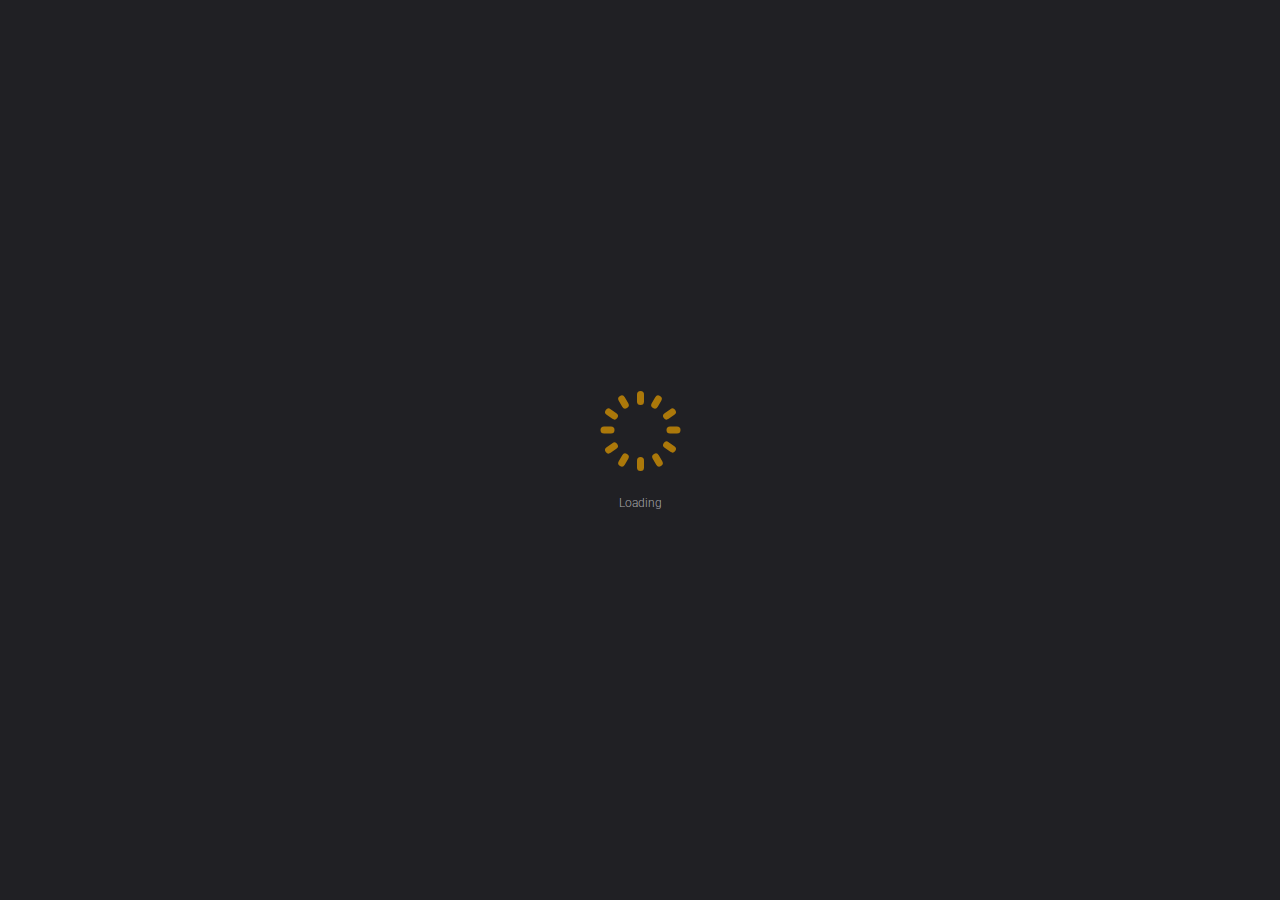
<file: html/question3.html>
<!DOCTYPE html>
<html lang="en">
<head>
    <meta charset="UTF-8">
    <meta http-equiv="X-UA-Compatible" content="IE=edge">
    <meta name="viewport" content="width=device-width, initial-scale=1.0">
    <link rel="preconnect" href="https://fonts.googleapis.com">
    <link rel="preconnect" href="https://fonts.gstatic.com" crossorigin>
    <link href="https://fonts.googleapis.com/css2?family=Bad+Script&family=Roboto:wght@300;400;500&display=swap" rel="stylesheet">
    <link rel="stylesheet" href="../scss/css/question3.css">
    <title>Date of death. Question 3</title>
</head>
<body>
    <svg style="display: none;">
        <!-- Moon -->
        <symbol id="moon" viewBox="0 0 165 164" xmlns="http://www.w3.org/2000/svg">
            <path d="M83.7089 2.60742C39.4007 2.60742 3.31909 38.8163 3.31909 83.2808C3.31909 127.745 39.4007 163.954 83.7089 163.954C128.017 163.954 164.099 127.745 164.099 83.2808C164.243 38.8163 128.161 2.60742 83.7089 2.60742ZM160.491 89.5087C159.625 100.227 156.449 110.22 151.831 118.766C147.357 127.311 141.295 134.553 135.089 140.201C128.739 145.85 122.1 149.905 115.749 152.657C109.543 155.409 103.77 157.002 99.0075 157.871C94.2447 158.74 90.3479 158.885 87.7501 159.03C85.1522 159.03 83.7089 159.03 83.7089 159.03C83.7089 159.03 85.1522 158.885 87.7501 158.885C90.3479 158.595 94.1004 158.306 98.8632 157.147C103.626 156.133 109.255 154.25 115.172 151.354C121.234 148.457 127.584 144.257 133.646 138.608C139.563 132.959 145.192 125.862 149.377 117.462C153.563 109.062 156.305 99.3576 157.171 89.2191C157.893 78.9357 156.594 68.3628 152.986 58.3691C150.388 50.9825 146.347 44.0304 141.584 37.8025C143.027 42.7269 144.615 49.5341 145.192 57.3553C145.048 57.2104 144.903 57.0656 144.759 56.9207C143.893 56.1966 142.883 55.9069 142.305 55.9069C142.017 55.9069 141.728 56.0517 141.584 56.0517C141.439 56.0517 141.295 56.1966 141.295 56.1966C141.295 56.1966 141.439 56.1966 141.584 56.1966C141.728 56.1966 142.017 56.3414 142.161 56.4862C142.594 56.7759 143.171 57.2104 143.749 57.9346C144.182 58.6588 144.615 59.6726 144.759 60.6865C144.759 60.8313 144.759 60.9761 144.759 61.121V61.5555C144.759 61.8451 144.759 62.1348 144.759 62.2797C144.759 62.859 144.615 63.2935 144.47 63.8729C144.326 64.3074 144.037 64.7419 143.749 65.0315C143.46 65.3212 143.316 65.466 142.738 65.6109C142.594 65.6109 142.017 65.6109 141.728 65.466C141.295 65.3212 141.007 65.0315 140.574 64.7419C139.852 64.1625 139.419 63.4383 139.13 63.0038C138.842 62.5693 138.697 62.1348 138.697 62.1348C138.697 62.1348 138.697 62.2797 138.697 62.4245C138.697 62.5693 138.697 62.859 138.697 63.1487C138.697 63.728 138.842 64.7419 139.419 65.6109C139.708 66.0454 140.141 66.6247 140.718 67.0592C141.295 67.4937 142.017 67.9282 143.027 67.9282C143.749 67.9282 144.903 67.6386 145.481 67.0592L145.625 66.9144C145.481 71.4043 144.903 76.1839 143.893 81.1083C144.903 81.1083 145.625 80.6738 146.202 80.2393C146.78 79.8048 147.213 79.3702 147.501 78.9357C147.79 78.5012 148.078 78.2116 148.223 78.0667C148.367 77.9219 148.511 77.7771 148.511 77.7771C148.511 77.7771 148.511 78.0667 148.511 78.3564C148.511 78.7909 148.367 79.3702 148.078 79.9496C147.79 80.5289 147.213 81.2531 146.491 81.8325C145.769 82.4118 144.903 82.7015 143.893 82.7015C142.883 82.7015 142.017 82.4118 141.295 81.8325C140.574 81.2531 140.141 80.5289 139.852 79.9496C139.563 79.3702 139.419 78.6461 139.419 78.3564C139.419 77.9219 139.419 77.7771 139.419 77.7771C139.419 77.7771 138.842 78.0667 138.697 79.3703C138.697 80.0944 138.697 80.9634 139.419 82.1221C139.996 83.136 141.295 84.2947 143.171 84.5843C142.883 85.4533 142.738 86.3224 142.45 87.1914C141.295 87.1914 140.285 87.6259 139.563 88.4949C138.264 90.0881 138.553 92.5503 140.141 93.8538C138.986 96.7505 137.543 99.7921 135.955 102.689C137.398 102.834 138.553 102.399 139.419 101.965C140.574 101.385 141.295 100.661 141.872 100.082C142.45 99.5024 142.738 99.0679 143.027 98.923C143.316 98.6334 143.46 98.6334 143.46 98.6334C143.46 98.6334 143.316 98.923 143.171 99.6472C142.883 100.227 142.45 101.096 141.728 101.965C141.006 102.834 139.996 103.558 138.697 104.137C138.12 104.427 137.398 104.572 136.677 104.572C135.955 104.572 135.233 104.572 134.512 104.282C133.79 104.137 133.069 103.703 132.491 103.413C131.914 102.978 131.337 102.544 130.904 101.965C130.038 100.806 129.605 99.6472 129.46 98.4885C129.316 97.3299 129.316 96.4608 129.46 95.8815C129.605 95.3022 129.605 94.8677 129.605 94.8677C129.605 94.8677 129.46 94.8677 129.316 95.1573C129.027 95.447 128.739 95.8815 128.45 96.8953C128.306 97.7644 128.017 99.2127 128.739 100.951C129.027 101.82 129.605 102.834 130.471 103.703C131.337 104.572 132.491 105.441 134.079 105.875C133.502 106.889 132.78 107.903 132.203 108.917C131.77 108.917 131.337 108.917 130.904 108.917C128.45 109.351 126.863 111.379 127.151 113.407C127.151 113.551 127.295 113.841 127.295 113.986C125.564 113.551 123.976 111.958 123.543 109.496C122.821 105.151 119.069 96.1712 115.605 94.2883C111.853 92.2606 108.822 97.185 110.842 98.7782C115.461 102.254 113.151 108.917 113.584 114.71C113.729 117.027 114.883 118.91 115.894 120.648C113.584 121.373 112.141 123.545 112.574 125.573C112.719 126.731 113.44 127.6 114.45 128.18C113.007 129.339 111.708 130.352 110.265 131.366C110.265 131.221 110.265 131.077 110.265 130.932C110.121 129.049 109.543 127.456 108.822 126.297C108.1 125.138 107.234 124.269 106.512 123.835C104.925 122.676 103.77 122.531 103.193 122.531C102.471 122.531 102.327 122.531 102.327 122.531C102.327 122.531 102.471 122.531 102.76 122.676C103.049 122.821 103.482 122.966 104.059 123.255C105.069 123.835 106.657 125.138 107.667 127.021C108.677 128.904 108.966 131.656 107.956 134.263C107.09 136.87 104.925 139.187 102.327 140.491C99.7291 141.794 96.554 141.939 94.1004 140.925C91.5025 139.911 89.6263 137.884 88.9047 135.856C88.0387 133.828 88.183 131.946 88.4717 130.642C88.616 130.063 88.7603 129.483 88.9047 129.194C89.049 128.904 89.049 128.759 89.049 128.759C89.049 128.759 88.9047 128.904 88.4717 129.483C88.183 130.063 87.4614 131.077 87.3171 132.959C87.1727 133.828 87.1727 134.987 87.6057 136.435C87.8944 137.739 88.7603 139.187 90.0593 140.636C90.3479 140.925 90.6366 141.215 91.0696 141.505C89.482 142.084 87.8944 142.519 86.3068 142.953C85.8738 141.794 85.2965 141.07 84.7192 140.491C83.9976 139.767 83.2759 139.332 82.6986 139.042C81.3997 138.463 80.6781 138.463 80.1008 138.463C79.6678 138.463 79.3791 138.608 79.3791 138.608C79.3791 138.608 79.5234 138.608 79.6678 138.753C79.9564 138.898 80.2451 139.042 80.6781 139.187C81.544 139.622 82.5543 140.346 83.5646 141.505C83.9976 142.084 84.4305 142.808 84.7192 143.677C85.0079 144.546 84.8635 145.56 84.5749 146.429C83.8532 148.312 81.8327 149.471 79.8121 149.905C75.771 150.774 71.2968 148.891 69.5649 146.284C68.699 144.981 68.4103 143.677 68.5546 142.663C68.5546 142.229 68.699 141.794 68.8433 141.65C68.9876 141.36 68.9876 141.36 68.9876 141.36C68.9876 141.36 68.8433 141.36 68.4103 141.794C68.1217 142.229 67.5443 142.953 67.5443 144.401C67.5443 144.691 67.5444 145.126 67.6887 145.56C66.6784 145.56 65.6681 145.56 64.8022 145.56C64.9465 145.126 64.9465 144.546 64.8022 144.112C64.3692 141.794 61.7713 140.201 59.0291 140.781C58.8848 140.781 58.5961 140.925 58.4518 140.925C58.4518 139.911 58.7404 138.898 59.3177 138.173C61.9156 134.408 69.4206 131.656 69.7092 125.138C69.8536 120.359 49.5035 121.952 49.5035 129.628C49.6479 137.16 46.184 136.58 43.5862 140.781C43.1532 141.505 42.7202 142.084 42.2872 142.519C40.411 141.939 38.6791 141.505 37.2358 140.925C37.3801 140.781 37.3801 140.636 37.5245 140.491C38.1018 139.477 37.6688 138.029 36.3698 137.304C35.2152 136.58 33.6276 136.87 33.0503 137.884C32.906 138.173 32.906 138.318 32.7617 138.608C18.1847 124.849 9.09215 105.296 9.09215 83.5705C9.09215 83.5705 9.09215 82.1221 9.09215 79.5151C9.23647 76.9081 9.3808 72.9975 10.2468 68.2179C11.1127 63.4383 12.7003 57.6449 15.4425 51.417C18.1847 45.1891 22.2259 38.3818 27.8546 32.1539C33.4833 25.7811 40.5553 19.8428 49.2149 15.3529C57.7302 10.7182 67.6887 7.53183 78.3688 6.66282C88.9047 5.7938 100.162 6.95249 110.698 10.863C121.234 14.6288 131.048 20.8567 139.13 28.9675C147.068 37.0783 153.419 46.9271 157.171 57.5001C160.202 67.6386 161.357 78.9357 160.491 89.5087Z" fill="white" fill-opacity="0.2"/>
            <path d="M104.059 104.281C103.338 103.123 102.472 102.109 101.606 101.385C100.74 100.66 99.7295 100.226 98.8635 99.9363C97.9976 99.6466 97.2759 99.5018 96.5543 99.3569C95.8327 99.3569 95.3997 99.3569 95.111 99.3569C94.8224 99.3569 94.5337 99.3569 94.5337 99.3569C94.5337 99.3569 94.6781 99.3569 95.111 99.5018C95.3997 99.5018 95.977 99.6466 96.5543 99.7914C97.1316 99.9363 97.8532 100.226 98.5749 100.66C99.2965 101.095 100.018 101.674 100.74 102.398C101.461 103.123 102.039 103.992 102.472 105.006C102.905 106.019 103.193 107.178 103.193 108.337C103.193 108.626 103.193 108.916 103.193 109.206C103.193 109.495 103.193 109.93 103.049 110.22C102.905 110.799 102.76 111.378 102.616 111.958C102.183 113.116 101.461 114.13 100.595 114.999C99.7295 115.868 98.7192 116.592 97.5646 117.027C96.41 117.461 95.2554 117.606 93.9564 117.606C92.8018 117.606 91.6472 117.317 90.6369 116.882C89.6266 116.448 88.7607 115.868 88.039 115.144C87.3174 114.42 86.7401 113.696 86.3071 112.971C85.8741 112.247 85.5855 111.523 85.4412 110.944C85.2968 110.364 85.1525 109.93 85.1525 109.495C85.1525 109.206 85.0082 108.916 85.0082 108.916C85.0082 108.916 85.0082 109.061 85.0082 109.495C85.0082 109.785 85.0082 110.364 85.0082 110.944C85.1525 111.523 85.1525 112.392 85.5855 113.261C85.8741 114.13 86.3071 114.999 87.0287 116.013C88.472 117.896 90.7812 119.489 93.9564 119.779C95.3997 119.924 96.9873 119.779 98.4305 119.199C99.8738 118.62 101.317 117.751 102.472 116.737C103.626 115.579 104.492 114.13 104.925 112.682C105.214 111.958 105.358 111.233 105.503 110.364C105.503 109.93 105.503 109.64 105.503 109.351C105.503 108.916 105.503 108.626 105.503 108.192C105.214 106.744 104.637 105.44 104.059 104.281Z" fill="white" fill-opacity="0.2"/>
            <path d="M61.483 99.502C61.1943 97.3295 59.8954 95.7363 58.5965 94.7225C57.8748 94.288 57.2975 93.9983 56.7202 93.7086C56.1429 93.5638 55.5656 93.4189 55.1326 93.4189C54.6996 93.4189 54.2667 93.4189 54.1223 93.4189C53.8337 93.4189 53.8337 93.4189 53.8337 93.4189C53.8337 93.4189 53.978 93.4189 54.1223 93.5638C54.411 93.5638 54.6996 93.7086 54.9883 93.8535C55.7099 94.1431 56.7202 94.7225 57.5862 95.7363C58.0192 96.1708 58.4521 96.7502 58.7408 97.4743C59.0294 98.1985 59.1738 98.9227 59.1738 99.6469C59.1738 99.7917 59.1738 100.081 59.1738 100.226C59.1738 100.371 59.1738 100.661 59.1738 100.95C59.1738 101.24 59.0294 101.675 58.8851 101.964C58.5965 102.688 58.1635 103.413 57.7305 103.847C57.1532 104.426 56.5759 104.861 55.8543 105.151C55.1326 105.44 54.411 105.585 53.545 105.585C52.8234 105.585 52.1018 105.44 51.3801 105.151C50.6585 104.861 50.0812 104.571 49.6482 104.137C49.2152 103.702 48.7823 103.268 48.4936 102.833C48.2049 102.399 47.9163 101.964 47.772 101.53C47.6276 101.095 47.4833 100.806 47.4833 100.661C47.4833 100.371 47.339 100.371 47.339 100.371C47.339 100.371 47.339 100.516 47.339 100.661C47.339 100.95 47.339 101.24 47.339 101.675C47.339 102.109 47.4833 102.688 47.6276 103.268C47.772 103.847 48.205 104.571 48.6379 105.151C49.0709 105.73 49.7925 106.454 50.5142 106.889C51.3801 107.323 52.2461 107.758 53.4007 107.903C54.411 108.047 55.5656 107.903 56.5759 107.613C57.5862 107.323 58.5965 106.599 59.4624 105.73C60.3284 104.861 60.9057 103.847 61.1943 102.833C61.3387 102.254 61.483 101.675 61.483 101.095C61.483 100.806 61.483 100.661 61.483 100.371C61.6273 99.9366 61.483 99.7917 61.483 99.502Z" fill="white" fill-opacity="0.2"/>
            <path d="M71.4415 81.832C72.1632 81.9769 73.0291 81.9769 73.7508 81.6872C74.4724 81.3975 75.3383 80.963 75.9156 80.3837C76.493 79.8043 76.9259 79.0801 77.2146 78.2111C77.3589 77.7766 77.3589 77.487 77.3589 76.9076C77.3589 76.6179 77.3589 76.6179 77.3589 76.4731C77.3589 76.1834 77.3589 76.0386 77.3589 75.8938C77.0703 74.3006 76.2043 73.1419 75.194 72.5626C74.1837 71.9832 73.3178 71.8384 72.7405 71.8384C72.1632 71.8384 71.8745 71.9832 71.8745 71.9832C71.8745 71.9832 72.0188 71.9832 72.1632 72.1281C72.3075 72.1281 72.5961 72.2729 72.7405 72.4177C73.1734 72.7074 73.8951 73.1419 74.3281 73.7212C74.9054 74.4454 75.194 75.3144 75.194 76.1834C75.194 76.3283 75.194 76.4731 75.194 76.4731C75.194 76.6179 75.194 76.7628 75.194 76.9076C75.194 77.0525 75.0497 77.3421 75.0497 77.487C74.9054 77.9215 74.6167 78.356 74.3281 78.6456C74.0394 78.9353 73.6064 79.225 73.1734 79.3698C72.7405 79.5147 72.3075 79.6595 71.8745 79.6595C71.4415 79.6595 71.0086 79.6595 70.5756 79.5147C70.1426 79.3698 69.7096 79.225 69.421 78.9353C68.6993 78.5008 68.2663 77.7766 67.9777 77.3421C67.8334 77.0525 67.689 76.9076 67.689 76.7628C67.689 76.6179 67.5447 76.4731 67.5447 76.4731C67.5447 76.4731 67.5447 76.6179 67.5447 76.7628C67.5447 76.9076 67.4004 77.1973 67.4004 77.487C67.4004 78.0663 67.5447 79.0801 68.2663 79.9492C68.555 80.3837 68.988 80.8182 69.5653 81.2527C69.8539 81.5424 70.5756 81.832 71.4415 81.832Z" fill="white" fill-opacity="0.2"/>
            <path d="M31.0304 55.9066C31.752 56.1963 32.7623 56.1963 33.6283 56.0514C35.3602 55.6169 36.9478 54.6031 38.1024 53.1547C38.6797 52.4305 39.257 51.7064 39.5457 50.8373C39.9787 50.1132 40.2673 49.0993 40.2673 48.3751C40.556 46.6371 40.123 44.8991 39.257 43.8852C38.824 43.3059 38.2467 43.0162 37.6694 42.8714C37.0921 42.7266 36.6591 42.7266 36.2262 42.7266C35.5045 42.7266 35.0715 43.0162 35.0715 43.0162C35.0715 43.0162 35.2159 43.0162 35.3602 43.0162C35.5045 43.0162 35.7932 43.0162 36.2262 43.0162C36.5148 43.0162 37.0921 43.1611 37.3808 43.4507C37.8138 43.7404 38.2467 44.0301 38.5354 44.4646C39.257 45.4784 39.4013 46.9268 39.1127 48.3751C38.9684 49.0993 38.6797 49.8235 38.3911 50.5477C38.1024 51.2719 37.5251 51.996 37.0921 52.5754C35.9375 53.5892 34.6386 54.6031 33.1953 54.8927C32.4737 55.0376 31.752 55.1824 31.1747 55.0376C30.5974 54.8927 30.0201 54.6031 29.5871 54.1686C28.7212 53.2996 28.5769 52.2857 28.4325 51.5615C28.4325 51.127 28.4325 50.8373 28.4325 50.6925C28.4325 50.5477 28.4325 50.4028 28.4325 50.4028C28.4325 50.4028 28.4325 50.5477 28.4325 50.6925C28.4325 50.8373 28.2882 51.127 28.2882 51.5615C28.2882 52.2857 28.2882 53.5892 29.1542 54.7479C29.5871 55.1824 30.1645 55.7618 31.0304 55.9066Z" fill="white" fill-opacity="0.2"/>
            <path d="M31.0301 32.4434C31.0301 32.1538 31.1744 32.1538 31.1744 32.1538C31.1744 32.1538 31.0301 32.2986 31.0301 32.4434C30.7414 32.5883 30.5971 32.8779 30.4528 33.3124C30.3084 33.747 30.0198 34.3263 30.0198 34.9056C29.8755 35.6298 29.8755 36.354 30.3084 37.223C30.5971 38.092 31.3187 38.8162 32.329 39.3955C32.762 39.6852 33.3393 39.83 33.9166 39.9749C34.2053 40.1197 34.3496 40.1197 34.6382 40.1197H34.7826C34.9269 40.1197 34.9269 40.1197 35.0712 40.1197H35.5042C37.6691 40.1197 39.834 39.2507 41.5659 37.9472C42.4319 37.3678 43.2978 36.6437 44.0194 35.7747C44.3081 35.3401 44.7411 34.9056 45.0297 34.4711C45.3184 34.0366 45.607 33.4573 45.7514 33.0228C46.1843 32.1538 46.473 31.1399 46.6173 30.1261C46.7616 29.1122 46.473 28.0984 46.04 27.3742C45.607 26.5052 45.0297 26.0707 44.4524 25.6362C43.8751 25.3465 43.2978 25.2017 42.8648 25.2017C41.8546 25.2017 41.4216 25.3465 41.4216 25.3465C41.4216 25.3465 41.5659 25.3465 41.7102 25.4913C41.9989 25.4913 42.2875 25.6362 42.7205 25.781C43.1535 25.9258 43.5865 26.2155 43.8751 26.5052C44.3081 26.9397 44.5968 27.3742 44.7411 27.9535C44.8854 28.5329 44.8854 29.2571 44.7411 29.9812C44.5968 30.7054 44.3081 31.4296 43.8751 32.1538C43.5865 32.5883 43.4421 32.8779 43.1535 33.1676C42.8648 33.4573 42.5762 33.8918 42.2875 34.1815C41.7102 34.7608 40.9886 35.485 40.267 35.9195C38.8237 36.9333 37.0918 37.6575 35.5042 37.9472H35.2155H35.0712H34.9269C34.6382 37.9472 34.4939 37.9472 34.3496 37.9472C34.0609 37.9472 33.628 37.9472 33.3393 37.8023C32.762 37.6575 32.1847 37.223 31.896 36.7885C31.1744 35.7747 31.1744 34.4711 31.3187 33.747C30.8857 33.0228 31.0301 32.7331 31.0301 32.4434Z" fill="white" fill-opacity="0.2"/>
            <path d="M21.7931 87.7701C22.3704 86.7563 22.6591 85.5976 22.9477 84.2941C23.092 83.1354 23.092 81.8319 22.9477 80.6732C22.8034 80.0938 22.6591 79.5145 22.5147 78.9352C22.3704 78.6455 22.2261 78.3558 22.2261 78.0661C22.0818 77.7765 21.9374 77.6316 21.7931 77.342C21.2158 76.1833 20.3498 75.4591 19.3395 74.8798C18.3293 74.3004 17.319 74.0107 16.453 74.0107C15.4427 74.0107 14.7211 74.3004 13.9995 74.5901C13.2778 74.8798 12.8449 75.3143 12.5562 75.6039C11.8346 76.4729 11.5459 76.9075 11.5459 76.9075C11.5459 76.9075 11.6902 76.7626 11.8346 76.7626C11.9789 76.6178 12.4119 76.4729 12.8449 76.1833C13.2778 76.0384 13.7108 75.7488 14.4325 75.6039C15.0098 75.4591 15.7314 75.4591 16.453 75.6039C17.1747 75.7488 17.752 76.0384 18.4736 76.4729C19.0509 76.9075 19.6282 77.6316 19.9169 78.3558C20.0612 78.6455 20.2055 78.7903 20.2055 79.08C20.2055 79.2248 20.3498 79.5145 20.3498 79.6593C20.4942 80.0938 20.4942 80.5283 20.6385 80.9629C20.7828 81.8319 20.7828 82.8457 20.4942 83.8596C20.3498 84.8734 20.0612 85.7424 19.6282 86.6114C19.1952 87.4805 18.7622 88.3495 18.1849 88.9288C17.4633 89.653 17.0303 90.0875 16.3087 90.522C15.5871 90.9565 14.8654 91.1013 14.1438 91.1013C13.4222 91.1013 12.8449 90.9565 12.2676 90.8117C11.6902 90.522 11.2573 90.2323 10.8243 89.9427C10.3913 89.653 10.1027 89.5082 9.95833 89.2185C9.814 89.0737 9.66968 88.9288 9.66968 88.9288C9.66968 88.9288 9.66968 89.0736 9.814 89.3633C9.95833 89.653 10.1027 89.9427 10.3913 90.3772C10.68 90.8117 11.1129 91.2462 11.6902 91.6807C12.2676 92.1152 12.9892 92.5497 13.9995 92.6945C14.8654 92.8394 16.02 92.8394 17.0303 92.4049C18.0406 92.1152 19.0509 91.391 19.7725 90.6668C20.6385 89.7978 21.3601 88.784 21.7931 87.7701Z" fill="white" fill-opacity="0.2"/>
            <path d="M96.1214 26.0703C97.5647 26.0703 99.1522 26.0703 100.596 25.7807C102.039 25.491 103.482 25.0565 104.925 24.3323C106.08 23.753 107.379 22.5943 108.1 21.2908C108.389 20.5666 108.678 19.8424 108.678 19.1182C108.678 18.3941 108.533 17.8147 108.245 17.2354C107.812 16.0767 107.09 15.2077 106.369 14.6283C105.647 14.049 105.07 13.6145 104.492 13.3248C103.915 13.0351 103.482 12.8903 103.193 12.7455C102.905 12.6006 102.76 12.6006 102.76 12.6006C102.76 12.6006 102.905 12.7455 103.193 12.8903C103.482 13.0351 103.915 13.4697 104.348 13.7593C104.781 14.1938 105.358 14.7732 105.791 15.3525C106.224 16.0767 106.802 16.8009 106.946 17.6699C107.09 18.5389 107.09 19.5527 106.513 20.2769C105.936 21.1459 105.07 21.7253 103.915 22.3046C102.905 22.7391 101.606 23.0288 100.307 23.3185C99.0079 23.4633 97.709 23.6081 96.2657 23.4633C94.9668 23.4633 93.5235 23.1736 92.2246 22.884C90.9256 22.5943 89.6267 22.1598 88.4721 21.7253C88.1834 21.5804 87.8948 21.4356 87.6061 21.2908C87.3175 21.1459 87.0288 21.0011 86.7402 20.8563C86.1629 20.5666 85.7299 20.2769 85.2969 19.9873C84.431 19.2631 83.7093 18.5389 83.132 17.6699C82.699 16.8009 82.4104 15.9319 82.5547 15.2077C82.699 14.4835 82.9877 13.7593 83.2763 13.3248C83.565 12.8903 83.998 12.4558 84.1423 12.1661C84.431 11.8765 84.5753 11.8765 84.5753 11.8765C84.5753 11.8765 84.431 12.0213 84.1423 12.1661C83.8536 12.311 83.4207 12.6006 82.9877 13.0351C82.5547 13.4697 81.9774 14.1938 81.6887 15.0628C81.4001 15.9319 81.4001 17.2354 81.9774 18.3941C82.4104 19.5527 83.2763 20.5666 84.1423 21.4356C84.5753 21.8701 85.1526 22.3046 85.7299 22.7391C86.0185 22.884 86.3072 23.0288 86.5958 23.3185C86.8845 23.4633 87.1732 23.6081 87.6061 23.8978C88.9051 24.4772 90.204 25.0565 91.6473 25.491C93.2349 25.7807 94.6781 26.0703 96.1214 26.0703Z" fill="white" fill-opacity="0.2"/>
            <path d="M120.368 63.8725C120.368 63.438 120.513 63.0035 120.513 62.569C120.513 62.1345 120.513 61.8448 120.513 61.4103C120.513 60.9758 120.368 60.6862 120.368 60.2517C119.791 57.2101 118.059 54.8927 116.183 53.5892C115.317 52.865 114.307 52.4305 113.441 52.1409C112.575 51.8512 111.853 51.7064 111.131 51.5615C110.41 51.5615 109.977 51.5615 109.688 51.5615C109.399 51.5615 109.111 51.5615 109.111 51.5615C109.111 51.5615 109.255 51.5615 109.688 51.7064C109.977 51.7064 110.554 51.996 111.131 52.1409C111.709 52.4305 112.43 52.7202 113.152 53.1547C113.874 53.5892 114.595 54.1686 115.317 54.8927C116.76 56.3411 117.915 58.3688 118.203 60.831C118.203 61.1207 118.203 61.4103 118.203 61.7C118.203 61.9897 118.203 62.2794 118.203 62.7139C118.059 63.2932 118.059 63.8725 117.915 64.4519C117.626 65.6106 116.904 66.6244 116.039 67.4934C115.173 68.3624 114.162 68.9418 113.008 69.3763C112.43 69.5211 111.853 69.666 111.276 69.666H110.41C110.121 69.666 109.688 69.666 109.399 69.666C108.245 69.5211 107.09 69.2315 106.08 68.6521C105.07 68.2176 104.204 67.4934 103.482 66.7693C102.76 66.0451 102.183 65.3209 101.75 64.5967C101.317 63.8725 101.029 63.1484 100.74 62.7139C100.596 62.1345 100.307 61.7 100.307 61.2655C100.163 60.9758 100.163 60.831 100.163 60.831C100.163 60.831 100.163 60.9758 100.163 61.4103C100.163 61.7 100.163 62.2794 100.163 62.8587C100.307 63.438 100.451 64.307 100.74 65.1761C101.029 66.0451 101.606 66.9141 102.327 67.7831C103.049 68.6521 103.915 69.5211 105.07 70.2453C106.224 70.9695 107.523 71.5488 109.111 71.8385C109.399 71.8385 109.832 71.9833 110.121 71.9833C110.554 71.9833 110.843 71.9833 111.276 71.9833C111.709 71.9833 111.997 71.9833 112.43 71.8385C112.863 71.6937 113.152 71.6937 113.585 71.5488C115.173 71.1143 116.616 70.2453 117.77 69.0866C118.925 67.9279 119.791 66.4796 120.224 64.8864C120.224 64.7416 120.224 64.307 120.368 63.8725Z" fill="white" fill-opacity="0.2"/>
            <path d="M39.978 77.9215C40.844 77.7767 41.8543 77.6318 42.5759 77.0525C43.4418 76.618 44.1635 76.0386 44.7408 75.3144C45.3181 74.5903 45.8954 73.7213 46.184 72.8522C46.4727 71.9832 46.617 70.9694 46.4727 70.1004C46.3284 69.2314 46.0397 68.3623 45.6067 67.6382C45.1738 66.914 44.5965 66.4795 43.8748 66.045C42.5759 65.3208 41.4213 65.3208 40.6996 65.3208C40.2667 65.3208 39.978 65.4656 39.8337 65.4656C39.6894 65.4656 39.545 65.6105 39.545 65.6105C39.545 65.6105 39.6894 65.6105 39.8337 65.6105C39.978 65.6105 40.2667 65.6105 40.6996 65.7553C41.4213 65.9001 42.4316 66.1898 43.2975 66.914C44.1635 67.6382 44.8851 68.7968 44.8851 70.2452C44.8851 70.9694 44.7408 71.6936 44.5965 72.2729C44.3078 72.9971 44.0191 73.5764 43.4418 74.1558C42.4316 75.3144 41.1326 76.0386 39.6894 76.3283C39.2564 76.4731 38.9677 76.4731 38.6791 76.4731C38.3904 76.4731 37.9574 76.4731 37.6688 76.3283C37.0915 76.1835 36.5142 75.8938 35.9369 75.6041C34.9266 75.0248 34.3493 74.0109 34.0606 73.4316C33.772 72.7074 33.772 72.2729 33.772 72.2729C33.772 72.2729 33.772 72.4177 33.772 72.5626C33.772 72.7074 33.772 73.1419 33.772 73.4316C33.9163 74.1558 34.205 75.3144 35.3596 76.3283C35.9369 76.7628 36.5142 77.1973 37.3801 77.487C37.8131 77.6318 38.2461 77.7767 38.6791 77.7767C39.112 77.9215 39.6894 77.9215 39.978 77.9215Z" fill="white" fill-opacity="0.2"/>
            <path d="M110.698 24.3323C110.843 24.1875 110.843 24.1875 110.843 24.1875C110.843 24.1875 110.843 24.1875 110.698 24.3323C110.41 24.3323 110.121 24.3323 109.832 24.622C109.544 24.9117 109.255 25.2013 108.966 25.7807C108.822 26.36 108.678 26.9394 108.822 27.6636C108.966 28.3877 109.255 28.9671 109.688 29.6913C109.832 29.9809 110.121 30.2706 110.41 30.5603C110.698 30.8499 110.843 30.9948 111.276 31.4293C112.43 32.4431 113.874 33.3121 115.605 33.7466C116.471 33.8915 117.337 34.0363 118.203 34.0363C118.636 34.0363 119.069 34.0363 119.502 33.8915C119.791 33.8915 119.935 33.7466 120.224 33.7466C120.513 33.6018 120.657 33.6018 120.801 33.457C121.667 33.0225 122.389 32.2983 122.677 31.4293C122.966 30.5603 122.822 29.6913 122.533 29.1119C121.956 27.8084 121.234 27.229 120.657 26.7945C120.368 26.6497 120.08 26.5049 119.935 26.36C119.791 26.2152 119.647 26.2152 119.647 26.2152C119.647 26.2152 119.647 26.36 119.791 26.5049C119.935 26.6497 120.08 26.9394 120.224 27.229C120.513 27.8084 120.946 28.6774 121.09 29.5464C121.09 29.9809 121.09 30.4154 120.801 30.8499C120.657 31.1396 120.224 31.4293 119.791 31.5741C119.647 31.7189 119.502 31.7189 119.358 31.7189C119.214 31.7189 119.069 31.7189 118.925 31.7189C118.636 31.7189 118.348 31.7189 118.059 31.7189C117.482 31.7189 116.76 31.5741 116.183 31.4293C115.605 31.2844 114.884 30.9948 114.307 30.7051C113.729 30.4154 113.152 30.1258 112.575 29.6913C112.43 29.5464 111.997 29.2567 111.853 29.1119C111.709 28.9671 111.42 28.6774 111.276 28.5326C110.843 28.0981 110.554 27.6636 110.41 27.229C109.977 26.36 109.977 25.6359 110.265 25.0565C110.41 24.7668 110.698 24.4772 110.698 24.3323Z" fill="white" fill-opacity="0.2"/>
            <path d="M42.4316 120.938C41.7099 119.924 40.844 119.345 40.2667 118.911C39.978 118.766 39.6894 118.621 39.545 118.621C39.4007 118.621 39.2564 118.476 39.2564 118.476C39.2564 118.476 39.545 118.766 39.978 119.2C40.411 119.635 40.9883 120.504 41.4213 121.373C41.8543 122.387 42.2872 123.545 42.2872 124.849C42.2872 125.139 42.2872 125.573 42.1429 125.718C42.1429 125.863 41.9986 126.152 41.9986 126.297C41.9986 126.442 41.9986 126.587 41.8543 126.587C41.5656 127.166 41.2769 127.456 40.844 127.601C40.411 127.746 39.8337 127.746 39.2564 127.601C38.9677 127.456 38.6791 127.311 38.3904 127.311L37.9574 127.021L37.5245 126.732C36.5142 126.008 35.6482 124.994 35.2152 123.98C34.6379 123.111 34.3493 122.097 34.205 121.518C34.0606 120.938 34.0606 120.504 34.0606 120.504C34.0606 120.504 34.0606 120.649 33.9163 120.793C33.9163 120.938 33.772 121.228 33.772 121.518C33.772 122.242 33.772 123.256 34.205 124.414C34.6379 125.573 35.3596 126.877 36.5142 127.89L36.9472 128.325L37.3801 128.615C37.6688 128.904 38.1018 129.049 38.5347 129.194C39.4007 129.484 40.411 129.628 41.4213 129.194C42.4316 128.904 43.1532 128.035 43.5862 127.166C43.7305 127.021 43.7305 126.732 43.8748 126.442C43.8748 126.152 43.8748 126.008 44.0191 125.863C44.0191 125.283 44.0191 124.994 44.0191 124.559C43.8748 123.256 43.1532 121.952 42.4316 120.938Z" fill="white" fill-opacity="0.2"/>
            <path d="M34.3496 116.013C34.4939 115.289 34.3496 114.71 34.3496 114.13C34.2053 111.813 33.195 109.785 32.1847 108.337C31.6074 107.613 31.1744 107.033 30.5971 106.454C30.0198 106.02 29.5868 105.585 29.1538 105.295C28.7209 105.006 28.4322 104.861 28.1436 104.716C27.8549 104.571 27.7106 104.571 27.7106 104.571C27.7106 104.571 27.8549 104.716 27.9992 104.861C28.2879 105.006 28.4322 105.295 28.8652 105.585C29.5868 106.309 30.4528 107.468 31.1744 108.916C31.896 110.365 32.6177 112.248 32.6177 114.275C32.6177 114.71 32.6177 115.289 32.4733 115.724C32.4733 116.013 32.329 116.303 32.329 116.448C32.1847 116.593 32.1847 116.882 32.0404 117.027C31.6074 117.896 31.0301 118.476 30.1641 118.765C29.2982 119.055 28.2879 119.055 27.4219 118.765C26.9889 118.62 26.556 118.476 26.123 118.186L25.4014 117.751L24.824 117.317C23.2365 116.158 22.0818 114.565 21.2159 113.117C20.7829 112.392 20.4943 111.668 20.3499 111.089C20.2056 110.51 20.2056 109.93 20.0613 109.496C20.0613 109.061 19.9169 108.627 19.9169 108.337C19.9169 108.047 19.9169 107.903 19.9169 107.903C19.9169 107.903 19.9169 108.047 19.7726 108.337C19.7726 108.627 19.6283 109.061 19.6283 109.496C19.6283 110.075 19.6283 110.654 19.7726 111.379C19.9169 112.103 20.0613 112.972 20.3499 113.696C20.9272 115.434 22.0818 117.317 23.8138 118.765L24.5354 119.345L25.257 119.779C25.8343 120.069 26.2673 120.358 26.9889 120.648C28.1436 121.083 29.5868 121.227 31.0301 120.793C32.329 120.358 33.4836 119.2 33.9166 117.896C34.0609 117.606 34.2053 117.317 34.2053 116.882C34.2053 116.593 34.3496 116.303 34.3496 116.013Z" fill="white" fill-opacity="0.2"/>
            <path d="M79.3797 52.1406C80.5343 48.9542 83.7095 47.2162 91.0701 46.2023C98.4308 45.1885 106.657 49.8232 115.894 48.23C125.853 46.492 114.451 43.885 102.616 40.2641C90.9258 36.6432 90.2042 40.6986 81.1116 39.5399C72.1634 38.3812 67.5449 40.4089 66.246 45.7678C65.6687 48.3749 55.4215 44.3195 55.4215 49.2439C55.4215 51.8509 56.7204 54.7476 63.2151 57.6444C69.4212 60.5411 78.2251 55.327 79.3797 52.1406Z" fill="white" fill-opacity="0.2"/>
            <path d="M33.0508 100.081C34.9271 99.7916 35.9374 97.1845 35.3601 94.2878C34.7827 91.3911 32.9065 89.3634 31.0303 89.7979C29.154 90.0876 28.1437 92.6946 28.721 95.5913C29.2983 98.488 31.1746 100.371 33.0508 100.081Z" fill="white" fill-opacity="0.2"/>
            <path d="M36.9474 105.875C37.8133 105.73 38.3906 104.426 38.102 102.978C37.8133 101.53 36.8031 100.516 35.9371 100.661C35.0711 100.806 34.4938 102.109 34.7825 103.557C35.0711 105.006 36.0814 106.02 36.9474 105.875Z" fill="white" fill-opacity="0.2"/>
            <path d="M43.7305 117.606C43.0089 118.041 43.1532 119.344 43.8749 120.358C44.5965 121.372 45.7511 121.806 46.3284 121.372C47.05 120.937 46.9057 119.634 46.1841 118.62C45.4625 117.606 44.3078 117.172 43.7305 117.606Z" fill="white" fill-opacity="0.2"/>
            <path d="M80.2455 116.883C77.5033 117.317 75.4828 119.634 75.9157 122.097C76.3487 124.414 78.9466 126.007 81.6888 125.428C84.431 124.993 86.4516 122.676 86.0186 120.214C85.5856 117.896 82.9877 116.448 80.2455 116.883Z" fill="white" fill-opacity="0.2"/>
            <path d="M71.5862 116.303C70.1429 116.593 69.2769 117.751 69.4213 118.91C69.5656 120.069 70.8645 120.793 72.3078 120.648C73.7511 120.358 74.617 119.2 74.4727 118.041C74.184 116.882 72.8851 116.158 71.5862 116.303Z" fill="white" fill-opacity="0.2"/>
            <path d="M77.9363 112.537C76.7816 112.682 76.06 113.696 76.2043 114.709C76.3487 115.723 77.5033 116.303 78.5136 116.013C79.6682 115.868 80.3898 114.854 80.2455 113.84C80.1011 112.827 79.0909 112.247 77.9363 112.537Z" fill="white" fill-opacity="0.2"/>
            <path d="M91.9357 50.4026C89.1934 48.2301 85.2966 48.3749 83.2761 50.9819C81.1112 53.589 81.5442 57.4995 84.2864 59.6721C87.0286 61.8446 90.9254 61.6998 92.9459 59.0927C95.1108 56.4857 94.6779 52.72 91.9357 50.4026Z" fill="white" fill-opacity="0.2"/>
            <path d="M96.8435 50.2577C95.8333 51.4164 95.9776 53.2992 97.2765 54.3131C98.5755 55.3269 100.452 55.1821 101.462 54.0234C102.472 52.8647 102.328 50.9819 101.029 49.968C99.7301 48.9542 97.8538 49.099 96.8435 50.2577Z" fill="white" fill-opacity="0.2"/>
            <path d="M120.368 82.1219C119.069 83.2806 118.78 85.1635 119.646 86.3222C120.657 87.4808 122.388 87.4808 123.832 86.3222C125.131 85.1635 125.419 83.2806 124.553 82.1219C123.543 80.9633 121.667 80.9633 120.368 82.1219Z" fill="white" fill-opacity="0.2"/>
            <path d="M92.3689 88.0601C93.8122 88.4946 95.1111 87.7704 95.5441 86.6118C95.8328 85.4531 95.1112 84.1495 93.6679 83.8599C92.2246 83.4254 90.9257 84.1495 90.4927 85.3082C90.0597 86.4669 90.9257 87.6256 92.3689 88.0601Z" fill="white" fill-opacity="0.2"/>
            <path d="M16.8857 66.0453C18.4733 66.6246 20.4939 65.0314 21.2155 62.5692C22.0815 60.107 21.3599 57.6448 19.7723 57.0654C18.1847 56.4861 16.1641 58.0793 15.4425 60.5415C14.5765 63.0037 15.2981 65.4659 16.8857 66.0453Z" fill="white" fill-opacity="0.2"/>
            <path d="M21.9375 48.2298C21.5045 49.3885 21.9375 50.4023 22.6592 50.692C23.3808 50.9817 24.2467 50.2575 24.6797 49.0988C25.1127 47.9401 24.6797 46.9263 23.9581 46.6366C23.2365 46.347 22.3705 47.0711 21.9375 48.2298Z" fill="white" fill-opacity="0.2"/>
            <path d="M21.0718 52.7204C21.5047 51.272 21.2161 49.8237 20.2058 49.534C19.3398 49.2443 18.1852 50.1134 17.6079 51.5617C17.1749 53.0101 17.4636 54.4584 18.4739 54.7481C19.4842 55.0378 20.6388 54.1688 21.0718 52.7204Z" fill="white" fill-opacity="0.2"/>
            <path d="M66.1016 21.4357C70.1428 20.4219 72.885 17.8149 72.3077 15.7872C71.7304 13.7595 68.1222 12.8904 64.0811 13.9043C60.0399 14.9181 57.2977 17.5252 57.875 19.5529C58.4523 21.5806 62.2048 22.4496 66.1016 21.4357Z" fill="white" fill-opacity="0.2"/>
            <path d="M56.5764 23.6083C54.7002 24.4774 53.6899 26.0705 54.1229 27.0844C54.5559 28.0982 56.4321 28.0982 58.3084 27.2292C60.1846 26.3602 61.1949 24.767 60.7619 23.7532C60.1846 22.7393 58.3084 22.5945 56.5764 23.6083Z" fill="white" fill-opacity="0.2"/>
            <path d="M131.048 41.2782C129.461 42.7266 130.327 46.3475 133.213 49.389C135.955 52.4305 139.564 53.7341 141.151 52.2857C142.739 50.8374 141.873 47.2165 138.986 44.1749C136.244 41.1334 132.636 39.8299 131.048 41.2782Z" fill="white" fill-opacity="0.2"/>
            <path d="M82.4101 37.368C86.5955 37.2232 89.915 35.0506 89.7707 32.5884C89.6264 30.1262 86.3069 28.2434 82.1214 28.3882C77.9359 28.533 74.6164 30.7056 74.7608 33.1678C74.9051 35.63 78.2246 37.5128 82.4101 37.368Z" fill="white" fill-opacity="0.2"/>
            <path d="M71.4418 38.6712C73.1737 38.6712 74.617 37.6574 74.617 36.6435C74.617 35.6297 73.1737 34.7607 71.2975 34.9055C69.5656 34.9055 68.1223 35.9193 68.1223 36.9332C68.2666 37.947 69.7099 38.8161 71.4418 38.6712Z" fill="white" fill-opacity="0.2"/>
            <path d="M133.791 38.2362C134.512 37.512 133.935 35.6291 132.492 34.1808C131.048 32.7324 129.172 32.1531 128.451 33.0221C127.729 33.7462 128.306 35.6291 129.75 37.0775C131.193 38.5258 133.069 39.1052 133.791 38.2362Z" fill="white" fill-opacity="0.2"/>
            <path d="M4.9071 55.3272C5.48441 53.8788 5.91738 52.4305 6.63902 50.9821C7.79363 47.9406 9.38122 44.899 11.1131 41.8575C12.8451 38.8159 14.8656 35.7744 17.0305 32.8777C19.1954 29.981 21.649 27.0842 24.3912 24.4772C26.989 21.8702 29.8756 19.408 32.7621 17.0906C35.6486 14.9181 38.6795 12.8904 41.7103 11.1523C44.7412 9.41431 47.7721 7.96595 50.8029 6.66243C52.2462 5.93826 53.8338 5.50375 55.1327 4.92441C56.576 4.4899 58.0192 3.91056 59.3182 3.62089C62.0604 2.89671 64.5139 2.17253 66.8231 1.73803C67.9778 1.59319 68.988 1.30352 69.9983 1.15868C71.0086 1.01385 71.8746 0.869013 72.7405 0.724178C74.3281 0.434507 75.7714 0.434507 76.6373 0.289671C77.5033 0.144836 78.0806 0.144836 78.0806 0.144836C78.0806 0.144836 77.6476 0.144836 76.6373 0.144836C75.7714 0.144836 74.4725 0 72.7405 0C71.8746 0 71.0086 0 69.9983 0C68.988 0.144836 67.8334 0.144836 66.6788 0.289671C64.3696 0.579342 61.6274 0.869013 58.8852 1.44836C57.4419 1.73803 55.9987 2.17253 54.4111 2.4622C52.9678 2.89671 51.3802 3.33122 49.7926 3.91056C46.6174 4.92441 43.4423 6.37276 40.1228 8.11079C36.9476 9.84881 33.6281 11.7317 30.4529 14.049C27.422 16.2216 24.3912 18.8286 21.649 21.5805C18.9068 24.3324 16.3089 27.3739 13.9997 30.5603C11.6904 33.7467 9.8142 36.9331 8.08228 40.2643C6.49469 43.5955 5.05143 46.7819 3.89681 49.9683C3.31951 51.5614 2.88653 53.1546 2.45355 54.603C2.02057 56.1962 1.73192 57.6445 1.44326 59.0929C0.865959 61.9896 0.432979 64.5966 0.288653 66.914C0.144326 67.9279 0.144326 69.0865 0 70.1004C0 71.1142 0 72.1281 0 72.8523C0 74.5903 0.144326 75.8938 0.144326 76.7628C0.144326 77.6318 0.144326 78.2112 0.144326 78.2112C0.144326 78.2112 0.144326 77.7767 0.288653 76.9077C0.432979 76.0387 0.432979 74.7351 0.721632 72.9971C0.865959 72.1281 1.01029 71.2591 1.15461 70.2452C1.29894 69.2314 1.58759 68.2175 1.73192 67.0589C2.1649 64.7415 2.7422 62.2793 3.60816 59.5274C4.04114 58.079 4.47412 56.7755 4.9071 55.3272Z" fill="white" fill-opacity="0.2"/>
        </symbol>

        <!-- Eye -->
        <symbol id="eye" viewBox="0 0 319 205" xmlns="http://www.w3.org/2000/svg">
            <path d="M131.303 108.162L138.563 109.061L135.795 112.282L139.975 112.118L139.205 114.025L141.057 113.711L137.722 119.845L142.272 117.362L139.216 123.288L145.177 119.35L144.921 121.554L147.818 120.071L148.695 123.587L150.436 121.836C150.428 122.307 150.44 122.769 150.472 123.222C150.592 125.08 150.904 126.92 151.402 128.714C152.078 127.054 152.918 125.459 153.91 123.952C154.225 123.467 154.559 122.994 154.899 122.553L155.601 124.45L157.786 122.48L159.838 127.941L162.676 121.219L165.638 124.814L166.07 122.869C166.573 123.584 167.123 124.291 167.692 125.011C169.466 127.192 171.423 129.226 173.544 131.093C172.419 128.659 171.499 126.139 170.793 123.557C170.719 123.122 170.568 122.715 170.478 122.282L174.226 124.848L173.062 119.54L180.707 122.806L176.272 116.868L190.104 122.527L180.534 113.858L185.124 114.937L181.429 111.418L190.34 112.373L182.053 107.664L186.17 107.127L182.664 105.304L193.459 103.3L185.958 101.37L191.208 99.6964L184.034 97.935L187.646 95.979L183.997 95.1728L195.868 88.8576L184.148 90.4904L187.103 87.6856L182.229 88.2551L186.513 84.201L179.637 85.5736L182.42 80.0933L178.061 82.4319C178.062 82.3894 178.055 82.3473 178.04 82.3075C178.959 80.3673 179.683 78.3476 180.2 76.2767C178.732 77.7577 177.123 79.1018 175.395 80.291L175.084 80.5038L178.349 73.4697L172.032 78.0441C172.391 76.2876 172.644 74.5136 172.789 72.731C171.507 74.6735 170.075 76.5209 168.506 78.2573L167.989 78.8249L169.139 71.525L164.646 77.0867L163.968 74.2571L161.889 76.6575L160.681 70.1091L158.18 76.2776L156.462 73.768L155.46 76.8502L153.341 74.1207L152.724 76.4494C152.315 76.0867 151.884 75.6956 151.442 75.3383C150.089 74.2547 148.629 73.3015 147.083 72.492C147.649 73.8651 148.095 75.2832 148.414 76.7313L145.238 74.8048L146.59 79.2646L143.044 77.8968L143.863 80.4786L136.184 76.7222L140.956 83.4674L137.757 83.465L139.384 85.926L136.67 86.1455L138.204 88.9421L132.937 90.0263L136.814 92.5702L130.635 94.1447L135.745 96.2397L125.038 100.133L136.782 100.993C136.779 101.02 136.784 101.047 136.795 101.071L131.884 103.967L136.416 104.799L131.303 108.162ZM140.518 99.08C140.536 98.5009 140.527 97.8623 140.575 97.1661C140.657 96.4197 140.78 95.6777 140.944 94.9432C141.34 93.13 142.041 91.3891 143.021 89.7907C144.161 87.8804 145.663 86.1925 147.447 84.8163C149.461 83.2418 151.789 82.0897 154.281 81.4346C156.934 80.7206 159.71 80.5783 162.412 81.0176C165.236 81.4492 167.914 82.5012 170.24 84.0932C172.565 85.6852 174.478 87.775 175.831 90.2027C176.528 91.3839 177.065 92.6481 177.43 93.9647C177.661 94.6456 177.64 95.2092 177.858 95.8124C178.002 96.4544 178.112 97.1034 178.188 97.7569C178.358 100.23 177.995 102.717 177.121 105.059C176.356 107.133 175.198 109.055 173.707 110.726C172.464 112.144 170.99 113.356 169.344 114.313C168.679 114.706 167.993 115.063 167.288 115.382C166.621 115.654 165.993 115.857 165.431 116.064C164.56 116.331 163.667 116.525 162.763 116.644L161.812 116.805L162.728 116.538C163.588 116.278 164.432 115.969 165.256 115.614L166.93 114.738C167.563 114.358 168.173 113.945 168.759 113.5C170.168 112.463 171.406 111.222 172.427 109.822C173.623 108.224 174.537 106.446 175.132 104.563C175.744 102.448 175.933 100.243 175.689 98.0681C175.628 97.5135 175.535 96.963 175.41 96.4192C175.286 95.8291 175.126 95.247 174.932 94.6758C174.757 94.1654 174.551 93.666 174.314 93.1801C174.076 92.645 173.806 92.1244 173.503 91.6212C173.185 91.0916 172.838 90.5788 172.464 90.0849C172.396 91.1119 172.062 92.1088 171.491 92.983C170.921 93.8572 170.134 94.5806 169.202 95.0861C169.552 95.431 169.812 95.8525 169.959 96.3159C170.106 96.7792 170.136 97.271 170.048 97.7507C169.959 98.2303 169.754 98.6839 169.45 99.0741C169.145 99.4643 168.75 99.7799 168.297 99.9947C167.843 100.209 167.345 100.317 166.843 100.309C166.34 100.301 165.849 100.178 165.408 99.9488C164.967 99.7199 164.591 99.3921 164.309 98.9926C164.027 98.5931 163.849 98.1333 163.788 97.6513C163.665 96.9135 163.832 96.1546 164.256 95.5237C163.024 95.1548 161.944 94.4265 161.162 93.438C160.381 92.4495 159.935 91.2485 159.886 89.9983C159.837 88.7481 160.188 87.5092 160.889 86.45C161.591 85.3907 162.61 84.5624 163.809 84.0776C163.196 83.8928 162.573 83.7419 161.943 83.6255C159.659 83.2234 157.309 83.2686 155.033 83.7585C152.757 84.2485 150.6 85.1732 148.69 86.4782C147.038 87.636 145.597 89.0541 144.429 90.6723C143.4 92.0607 142.592 93.5896 142.032 95.2069C141.787 95.8836 141.589 96.5747 141.438 97.2758C141.302 97.939 141.223 98.5446 141.132 99.088C141.046 99.9551 141.017 100.826 141.044 101.695L141.084 102.617C141.084 102.617 141.031 102.306 140.928 101.699C140.708 100.841 140.566 99.9659 140.502 99.0827L140.518 99.08Z" fill="white" fill-opacity="0.2"/>
            <path d="M19.0435 148.266L16.7171 148.324L19.0265 148.557C19.6293 148.66 20.2384 148.728 20.8504 148.76C23.7987 148.944 26.7587 148.934 29.7102 148.732C32.6923 148.429 35.6551 147.954 38.5824 147.309V147.309C41.8892 146.568 45.1519 145.647 48.355 144.55C49.4965 144.148 50.6006 143.721 51.6564 143.302C51.9455 143.542 52.363 143.855 52.8957 144.261C51.4431 145.467 49.7699 146.838 48.2361 148.25C45.8265 150.564 43.5997 153.048 41.5749 155.684C39.9341 157.834 38.977 159.324 38.977 159.324C38.977 159.324 40.2715 158.065 42.3562 156.383C44.8679 154.34 47.541 152.49 50.3504 150.853C51.2643 150.314 52.1889 149.805 53.1241 149.327C52.7932 149.623 52.4461 149.922 52.1339 150.231C49.4267 152.932 47.1989 156.046 45.5422 159.444C45.2101 160.125 44.9345 160.747 44.718 161.328C44.5016 161.909 44.3015 162.391 44.1741 162.813L43.7488 164.117L44.442 162.927C44.6418 162.541 44.949 162.105 45.2779 161.601C45.6492 161.04 46.0494 160.497 46.477 159.974C48.6708 157.166 51.3333 154.729 54.353 152.767C55.9284 151.751 57.5829 150.855 59.301 150.089C59.8276 149.872 60.338 149.657 60.8538 149.474L61.2046 149.687C59.6037 150.888 58.1047 152.213 56.7221 153.646C54.5407 155.924 52.6704 158.462 51.1579 161.198C50.5481 162.293 50.1132 163.247 49.8267 163.904L49.3915 164.953L50.0812 164.036C50.5337 163.48 51.1748 162.667 52.0362 161.785C56.0013 157.604 60.986 154.453 66.5241 152.626L66.7974 152.772L65.1488 153.995C63.3484 155.462 61.651 157.043 60.0683 158.728C57.2203 161.871 54.8696 165.403 53.0944 169.207C52.7271 169.973 52.4163 170.682 52.1782 171.331C51.94 171.979 51.6996 172.516 51.5718 173.034L51.1058 174.489L51.8372 173.133C52.0639 172.71 52.3928 172.206 52.7595 171.632C53.1262 171.058 53.5333 170.429 54.1067 169.804C56.4752 166.557 59.3401 163.676 62.6013 161.26C64.3088 160.002 66.1027 158.859 67.9702 157.838C69.5175 157.032 71.1108 156.314 72.7422 155.686L73.6933 156.117C73.1764 156.684 72.6647 157.283 72.185 157.973C70.9703 159.573 69.951 161.303 69.1477 163.128C68.7941 163.934 68.4914 164.761 68.2412 165.602C68.7977 164.93 69.3984 164.294 70.0394 163.697C71.3753 162.439 72.8564 161.334 74.4527 160.405C75.8626 159.597 77.356 158.936 78.9075 158.434L79.1567 158.536C78.7634 159.051 78.3888 159.578 78.0355 160.134C77.0189 161.653 76.148 163.257 75.4341 164.927C74.8691 166.287 74.5952 167.214 74.5952 167.214C74.5952 167.214 75.2495 166.479 76.3258 165.497C77.6155 164.325 79.0117 163.269 80.4971 162.342C81.4758 161.736 82.4889 161.185 83.5315 160.692C82.4387 162.088 81.447 163.555 80.5637 165.083C78.949 167.922 77.7903 170.978 77.1279 174.146C76.9051 175.166 76.7478 176.197 76.6568 177.234L76.5566 178.404L76.9464 177.281C77.2765 176.322 77.6711 175.384 78.1277 174.473C79.4777 171.745 81.2471 169.228 83.375 167.007C85.1729 165.138 87.2046 163.493 89.422 162.11L91.7086 162.795C91.5334 163.033 91.3395 163.258 91.1831 163.508C89.5112 165.973 88.3395 168.719 87.7316 171.598C87.6161 172.14 87.5373 172.688 87.4957 173.238C87.4432 173.711 87.3937 174.104 87.3846 174.441L87.3465 175.488L87.6769 174.504C87.7967 174.123 87.944 173.75 88.1177 173.389C88.3002 172.91 88.5206 172.444 88.7767 171.997C90.0299 169.618 91.7387 167.487 93.8111 165.72C94.5202 165.125 95.2685 164.576 96.0512 164.076C97.4909 164.456 98.9789 164.828 100.496 165.18C99.9045 166.44 99.4047 167.739 99.0006 169.065C98.1562 171.9 97.7873 174.843 97.9082 177.78C97.9395 178.724 98.0378 179.665 98.2026 180.594L98.3792 181.637C98.3792 181.637 98.4287 181.244 98.4978 180.576C98.5982 179.666 98.7605 178.761 98.9839 177.87C100.019 173.508 102.252 169.486 105.446 166.23L107.02 166.523C106.734 167.18 106.469 167.865 106.252 168.541C105.384 171.171 104.954 173.912 104.976 176.663C104.967 177.542 105.028 178.42 105.156 179.289C105.261 179.911 105.322 180.269 105.322 180.269L105.486 179.281C105.617 178.435 105.813 177.6 106.073 176.781C106.796 174.35 107.916 172.043 109.39 169.946C110.052 169.007 110.788 168.117 111.59 167.285C113.427 167.566 115.294 167.826 117.203 168.047C117.088 168.835 116.984 169.684 116.933 170.461C116.759 172.966 116.906 175.478 117.371 177.94C117.565 179.032 117.83 180.109 118.166 181.166C118.194 180.08 118.287 178.996 118.444 177.918C118.782 175.618 119.407 173.363 120.306 171.202C120.663 170.304 121.067 169.424 121.516 168.565C123.552 168.748 125.615 168.895 127.718 168.987C127.498 170.015 127.331 171.053 127.218 172.096C126.963 174.599 127.033 177.119 127.428 179.597C127.594 180.692 127.833 181.774 128.142 182.837C128.186 181.744 128.306 180.655 128.501 179.576C129.121 175.865 130.534 172.312 132.65 169.144L135.786 169.172C135.859 169.885 135.979 170.591 136.144 171.288C136.271 171.91 136.436 172.523 136.638 173.125C137.008 171.738 137.561 170.402 138.284 169.149C140.514 169.108 142.755 169.032 145.054 168.915C145.042 170.404 145.133 171.891 145.328 173.365C145.692 175.954 146.383 178.487 147.384 180.906C147.704 181.69 148.066 182.456 148.468 183.203L148.925 184.038C148.691 182.925 148.528 181.798 148.436 180.664C148.252 178.226 148.393 175.771 148.856 173.36C149.156 171.723 149.598 170.111 150.178 168.543C151.681 168.417 153.197 168.272 154.743 168.106L157.736 179.025L159.209 167.574C161.078 167.257 162.994 167.029 164.895 166.707C165.765 167.871 166.568 169.081 167.299 170.332C168.97 173.158 170.341 176.143 171.392 179.241C171.392 179.241 171.431 178.002 171.348 176.048C171.244 173.724 170.975 171.411 170.541 169.127C170.348 167.992 170.076 166.87 169.797 165.813L172.39 165.373C172.891 165.785 173.394 166.212 173.894 166.719C175.286 167.949 176.495 169.359 177.487 170.911C177.78 171.434 177.993 171.997 178.118 172.581C178.176 172.81 178.216 173.044 178.237 173.281C178.33 173.054 178.407 172.822 178.467 172.586C178.605 171.931 178.642 171.261 178.578 170.598C178.258 168.612 177.669 166.678 176.825 164.846L176.678 164.567L179.87 163.851C181.147 164.808 182.353 165.849 183.48 166.968C185.264 168.863 186.837 170.935 188.173 173.15C188.79 174.183 189.352 175.247 189.856 176.338C189.724 175.129 189.52 173.929 189.247 172.744C188.596 170.089 187.648 167.513 186.422 165.061C185.968 164.146 185.456 163.273 184.946 162.415L188.501 161.493C191.1 163.388 193.091 165.956 194.247 168.905C194.521 169.586 194.739 170.287 194.901 171.003C194.99 171.531 195.04 171.827 195.04 171.827L195.145 170.977C195.245 170.222 195.282 169.461 195.256 168.702C195.178 166.302 194.649 163.94 193.695 161.733C193.477 161.226 193.229 160.74 192.981 160.254L196.252 159.316C196.469 159.423 196.702 159.528 196.959 159.676C198.485 160.464 199.901 161.434 201.176 162.563C202.517 163.739 203.695 165.077 204.684 166.545C205.159 167.229 205.59 167.942 205.973 168.679C205.936 167.831 205.843 166.986 205.694 166.15C205.369 164.252 204.805 162.402 204.015 160.641C203.524 159.541 202.951 158.478 202.3 157.459L204.94 156.612C205.851 157.317 206.694 158.101 207.458 158.954C208.723 160.362 209.78 161.932 210.601 163.623C210.986 164.424 211.314 165.251 211.583 166.097C211.661 165.194 211.679 164.287 211.638 163.383C211.55 161.312 211.165 159.266 210.492 157.304C210.223 156.547 209.914 155.803 209.568 155.076L214.137 153.486C215.506 154.368 216.786 155.373 217.959 156.488C218.946 157.425 219.545 158.123 219.545 158.123C219.362 157.381 219.139 156.65 218.876 155.932C218.437 154.693 217.901 153.489 217.272 152.331L221.339 150.81C223.203 151.445 225.002 152.244 226.714 153.197C226.036 151.957 225.28 150.759 224.449 149.611C226.33 148.877 228.192 148.129 230.019 147.372C230.622 147.689 231.195 148.058 231.73 148.474C232.272 148.883 232.78 149.332 233.249 149.817C233.09 149.145 232.878 148.485 232.617 147.844C232.452 147.456 232.228 147.014 231.985 146.559C257.085 136.11 281.128 123.384 303.789 108.554L310.296 104.123L302.896 101.52C295.842 99.002 294.493 98.5742 272.446 81.489C267 77.2586 261.312 73.3283 255.407 69.7164C256.309 68.9655 257.122 68.1193 257.83 67.1937C258.216 66.6907 258.564 66.1611 258.87 65.6092C258.323 65.899 257.757 66.1551 257.177 66.376C255.955 66.8273 254.677 67.1139 253.378 67.2275C252.633 67.29 251.884 67.2883 251.14 67.2224C250.187 66.6798 249.298 66.1263 248.269 65.6284C249.062 64.8381 249.764 63.9679 250.365 63.0331C251.371 61.4647 252.039 59.7181 252.329 57.8997C252.416 57.3309 252.457 56.7567 252.452 56.1826C252.383 55.7781 252.347 55.5603 252.347 55.5603L252.079 56.1337C251.838 56.6272 251.559 57.1025 251.243 57.5555C250.33 58.8534 249.152 59.9575 247.782 60.7981C246.528 61.5702 245.128 62.0904 243.667 62.3272C243.225 62.4082 242.776 62.4467 242.328 62.442L241.99 62.4993L240.73 61.9124C241.613 60.9027 242.377 59.8017 243.008 58.6302C244.042 56.7872 244.692 54.7681 244.918 52.6898C244.98 52.0383 244.991 51.3839 244.951 50.7319L244.83 50.0163L244.597 50.6959C244.388 51.294 244.126 51.8739 243.813 52.4288C242.962 53.9737 241.807 55.3443 240.412 56.462C239.018 57.5797 237.412 58.4224 235.687 58.9419C235.347 59.0196 235.003 59.0779 234.656 59.1165L234.479 59.0504C235.141 58.1051 235.726 57.1125 236.23 56.0815C237.145 54.2181 237.753 52.2305 238.033 50.1913C238.165 49.3021 238.218 48.4043 238.191 47.508C237.839 48.3295 237.419 49.123 236.936 49.8809C235.105 52.9311 232.386 55.3968 229.122 56.9652L226.544 56.0257C227.789 54.6083 228.912 53.096 229.904 51.504C231.308 49.2355 232.4 46.8016 233.152 44.2649C233.445 43.2551 233.63 42.3916 233.744 41.7961C233.859 41.2006 233.916 40.8549 233.916 40.8549L233.466 41.7153C233.174 42.2448 232.753 42.9882 232.171 43.8549C229.431 47.9056 225.666 51.2164 221.239 53.4675L220.245 53.956L218.24 53.3674L218.741 52.7065C220.008 50.8713 220.948 48.8455 221.521 46.7148C221.697 46.0339 221.829 45.3434 221.916 44.6475L222.002 43.8809L221.621 44.5694C221.313 45.1897 220.954 45.7857 220.548 46.3515C219.376 47.952 217.931 49.3495 216.277 50.4834C215.318 51.117 214.301 51.6642 213.24 52.1179C211.615 51.721 209.98 51.3579 208.349 51.0259C208.641 50.4965 208.943 49.9332 209.213 49.3754C210.129 47.5599 210.919 45.6886 211.578 43.774C212.079 42.2329 212.335 41.1974 212.335 41.1974C210.603 43.4405 208.652 45.5181 206.509 47.4009C205.434 48.341 204.305 49.2214 203.128 50.0379C201.683 49.8186 200.237 49.5994 198.783 49.4295C199.302 47.7063 199.692 45.9503 199.948 44.1754C200.266 41.8373 200.338 39.4766 200.163 37.1299C199.992 35.2385 199.749 33.9995 199.749 33.9995C199.749 33.9995 199.56 35.2317 199.085 37.0244C198.494 39.1629 197.674 41.238 196.638 43.2159C195.636 45.132 194.432 46.9447 193.047 48.6248L192.909 48.7921L190.294 48.611C190.346 47.546 190.354 46.4244 190.296 45.298C190.216 43.1414 189.964 40.9959 189.541 38.8809C189.251 37.1697 188.868 36.0824 188.868 36.0824C188.868 36.0824 188.765 37.236 188.454 38.921C188.092 40.9442 187.566 42.9384 186.879 44.8846C186.455 46.0561 185.97 47.2066 185.425 48.3314C183.877 48.2895 182.302 48.2842 180.746 48.2918C177.627 45.0741 175.168 41.3105 173.498 37.1972C172.739 35.3575 172.37 34.0597 172.37 34.0597C172.37 34.0597 172.315 35.3973 172.446 37.4395C172.615 39.9599 173.038 42.4554 173.708 44.891C174.05 46.1292 174.47 47.3383 174.915 48.4952L174.026 48.5336C170.328 45.0375 167.395 40.8559 165.398 36.2327C164.874 35.0449 164.42 33.829 164.036 32.5908C164.071 33.9011 164.176 35.2079 164.351 36.5061C164.744 39.4323 165.469 42.304 166.514 45.0692C167.018 46.4156 167.601 47.7327 168.259 49.0144L167.486 49.1453L166.096 48.1804C160.892 44.4458 156.666 39.5856 153.75 33.9809C153.136 32.8046 152.699 31.7904 152.385 31.0115L151.927 29.8728C151.927 29.8728 152.001 30.3084 152.13 31.0707C152.259 31.8329 152.449 32.953 152.673 34.2753C153.46 37.518 154.626 40.6597 156.148 43.6403C157.312 45.8809 158.667 48.0226 160.198 50.0435L159.731 50.1226L159.485 49.9403C156.579 47.7661 153.935 45.2833 151.603 42.5377C149.225 39.7378 147.18 36.6866 145.506 33.4407C144.799 32.1042 144.288 30.9426 143.949 30.1198L143.417 28.8338L143.651 30.2183C143.799 31.0894 144.012 32.3495 144.477 33.823C145.472 37.4627 146.879 40.9809 148.673 44.3142C149.988 46.744 151.49 49.0732 153.167 51.2823C152.539 51.3887 151.911 51.4951 151.314 51.6921L149.915 50.5689C148.593 49.4581 147.336 48.2766 146.15 47.0298C144.796 45.5625 143.533 44.0184 142.368 42.4055C140.168 39.3088 138.391 35.9474 137.079 32.4036C136.805 31.6659 136.573 30.9849 136.404 30.3736C136.234 29.7622 136.045 29.2341 135.947 28.8507L135.578 27.4569C135.578 27.4569 135.665 27.9702 135.657 28.8998C135.668 29.3566 135.707 29.8834 135.775 30.48C135.843 31.0766 135.932 31.7976 136.042 32.6431C136.632 36.5569 137.735 40.3762 139.326 44.0089C140.204 45.9793 141.209 47.8935 142.335 49.7403C143.168 51.0395 143.988 52.2608 144.8 53.3395C143.746 53.6354 142.693 53.9417 141.642 54.2584C140.712 53.7468 139.822 53.1701 138.98 52.5328C137.387 51.3464 135.72 50.0125 134.098 48.5588C131.116 46.0154 128.312 43.2828 125.704 40.379C123.541 37.9769 122.237 36.2454 122.237 36.2454C122.237 36.2454 123.178 38.1824 124.812 40.9782C126.833 44.422 129.082 47.7346 131.545 50.8956C132.9 52.6345 134.327 54.313 135.702 55.8725L136.001 56.1739L133.522 57.0898C131.827 56.3321 130.194 55.4534 128.636 54.4608C126.141 52.8745 123.846 51.0133 121.798 48.9138C120.937 48.0355 120.276 47.2672 119.771 46.7287L119.06 45.857C119.06 45.857 119.238 46.2268 119.513 46.8684C119.787 47.5101 120.262 48.4539 120.876 49.5341C122.382 52.2178 124.201 54.7229 126.299 57.0009C126.989 57.7482 127.725 58.4717 128.471 59.1615L127.56 59.5558C124.298 57.5025 121.156 55.2782 118.147 52.8927C114.975 50.3643 111.947 47.672 109.076 44.8274C106.725 42.4891 105.239 40.8526 105.239 40.8526C105.239 40.8526 106.37 42.7413 108.243 45.4807C110.537 48.851 113.023 52.0948 115.688 55.1975C117.767 57.6938 120.057 60.0585 122.111 62.1109L120.359 63.0158C118.745 62.585 116.874 62.0058 115.102 61.3296C113.331 60.6535 110.79 59.6435 108.628 58.6175C104.631 56.704 100.837 54.4206 97.2999 51.7987C95.8248 50.7203 94.6661 49.7483 93.8552 49.0695L92.5922 47.9712C92.5922 47.9712 92.9852 48.4328 93.6399 49.266C94.2947 50.0993 95.3 51.2412 96.5677 52.5628C99.6737 55.8467 103.103 58.8296 106.808 61.4701C108.843 62.9178 110.975 64.2531 113.032 65.4409L114.529 66.2595L112.935 67.2176C111.921 67.1013 110.835 66.9492 109.727 66.7687C107.439 66.3458 105.186 65.7646 102.987 65.0297C98.7969 63.6167 94.8646 61.5839 91.3289 59.0029C90.6629 58.5316 90.024 58.0255 89.4152 57.4867C88.8371 57.0086 88.3367 56.5972 87.9595 56.229L86.753 55.0732L87.7416 56.41C88.0488 56.854 88.4631 57.3439 88.9577 57.9163C89.4798 58.5661 90.0385 59.1873 90.6316 59.7771C93.8059 63.0752 97.4934 65.8729 101.564 68.0713C103.456 69.0987 105.419 70.0012 107.439 70.7727L105.614 72.0261L103.459 71.0467C101.771 70.2764 99.8428 69.2589 97.842 68.1095C95.8413 66.9601 93.7715 65.5984 91.7477 64.1168C88.042 61.3999 84.6257 58.3337 81.5481 54.9625C80.2537 53.5815 79.2675 52.3563 78.5913 51.4947L77.5064 50.0781C77.5064 50.0781 77.8159 50.6338 78.3175 51.541C78.8191 52.4482 79.6115 53.8983 80.6422 55.484C83.1684 59.4353 86.1026 63.1255 89.4006 66.4987C91.2059 68.3533 93.1269 70.1082 95.0028 71.6948C96.8788 73.2814 98.7152 74.6347 100.346 75.7507L99.7003 76.2441L99.1026 76.0413C96.6769 75.2199 93.9303 74.0688 91.007 72.7556C88.0838 71.4424 85.0784 69.8391 82.1323 68.0977C76.6974 64.8758 71.6208 61.1245 66.9807 56.9016C66.0228 56.0397 65.156 55.2263 64.4339 54.4845C63.7117 53.7427 63.0429 53.1198 62.4516 52.5639L60.8311 50.822L62.215 52.732C62.6531 53.3619 63.2194 54.1621 63.8584 54.902C64.4973 55.6419 65.2481 56.651 66.1249 57.7187C70.2584 62.5741 74.895 67.0057 79.9635 70.9454C82.7634 73.0956 85.6362 75.0895 88.5204 76.8574C90.6523 78.0966 92.7198 79.3467 94.6271 80.3358L93.6425 81.1747L92.7953 80.9661C89.9088 80.2242 87.0654 79.3384 84.2765 78.3122C81.0654 77.1067 77.9242 75.7371 74.8661 74.2091C69.1042 71.282 63.711 67.7289 58.7896 63.6177C57.7673 62.7667 56.8548 61.9771 56.0817 61.2279C55.3086 60.4787 54.5941 59.8796 54.0995 59.3073L52.401 57.5946L53.8842 59.5037C54.3519 60.1126 54.9534 60.8269 55.6565 61.652C56.3595 62.477 57.159 63.3818 58.0682 64.348C62.5609 69.1325 67.6085 73.3995 73.1132 77.0664C76.0767 79.0252 79.1476 80.8287 82.3129 82.4694C84.6381 83.6759 86.838 84.6315 88.888 85.4845L88.3309 86.0109C86.9065 85.9161 85.3347 85.7342 83.637 85.4937C81.579 85.1465 79.5435 84.6899 77.5398 84.1259C73.7233 83.0361 70.0602 81.5076 66.6283 79.5729C65.2033 78.7901 64.0653 78.0387 63.2782 77.4999L62.0412 76.6532L63.0843 77.7248C64.0039 78.6769 64.9755 79.5807 65.9951 80.4323C69.1068 83.0833 72.5356 85.3655 76.2101 87.2316C76.9896 87.6277 77.7961 87.9872 78.5839 88.3338C76.8757 88.031 75.149 87.6194 73.4145 87.161C70.1126 86.245 66.8749 85.1312 63.72 83.8261C60.5889 82.466 57.5569 80.9053 54.644 79.1542C52.0674 77.5964 49.6007 75.876 47.26 74.0038L45.7826 72.8138L44.4982 71.6871C43.6982 70.9744 42.9945 70.3415 42.5213 69.7975L40.7906 68.0903L42.81 70.1327C43.2803 70.7572 43.8953 71.4531 44.6118 72.2599L45.7588 73.5539C46.1788 73.9789 46.6227 74.4478 47.1015 74.9268C49.2331 77.1049 51.5153 79.1403 53.9326 81.019C56.7403 83.1755 59.6928 85.1504 62.7712 86.9313C65.8984 88.6802 69.1344 90.243 72.4615 91.6111C75.1948 92.6816 77.9852 93.6138 80.8215 94.4039L80.1942 95.1022L79.5153 95.1052C76.5519 95.0957 73.5938 94.9127 70.6573 94.5571C67.2671 94.1055 63.9148 93.4329 60.6233 92.5439C57.3164 91.6272 54.0832 90.485 50.9478 89.1257C48.1887 87.9184 45.5222 86.5252 42.9677 84.9564L41.3583 83.9647L39.95 82.9871C39.0691 82.3841 38.2846 81.8609 37.7039 81.3672L35.7928 79.8665L37.5074 81.5765C38.0503 82.1406 38.7513 82.758 39.5675 83.4679C39.9608 83.8334 40.3889 84.2089 40.8545 84.6102C41.3201 85.0114 41.8314 85.3889 42.348 85.7974C44.718 87.6766 47.2231 89.3913 49.8448 90.9288C52.9063 92.743 56.1006 94.3412 59.4033 95.711C61.1853 96.4493 63.0856 97.1036 64.9405 97.6856C62.2372 97.2793 59.4296 96.7467 56.644 96.0503C53.2724 95.2043 49.9586 94.1624 46.7208 92.9301C43.8771 91.822 41.1095 90.543 38.4337 89.1008L36.7408 88.2033L35.2491 87.3198C34.309 86.7589 33.417 86.2859 32.8416 85.8232L30.7905 84.4743L32.7148 86.0527C33.2981 86.562 34.0609 87.153 34.9175 87.808L36.3068 88.8689L37.9025 89.9749C40.4314 91.7516 43.0744 93.3723 45.816 94.8276C48.98 96.5027 52.2475 97.9907 55.6009 99.2834C58.9944 100.548 62.4625 101.623 65.988 102.501C67.9882 102.962 69.9108 103.357 71.7236 103.69C69.7591 103.831 67.5694 103.913 65.2564 103.953C62.1259 103.936 59.0002 103.766 55.8912 103.443C50.0241 102.802 44.2545 101.542 38.6852 99.6839C37.5299 99.3195 36.4874 98.936 35.5707 98.6111C34.6541 98.2863 33.8046 97.9661 33.191 97.67L31.1546 96.7987L33.0051 97.9415C33.613 98.3026 34.3791 98.7169 35.2497 99.1616C36.1204 99.6062 37.0765 100.164 38.2072 100.677C43.6357 103.293 49.3472 105.33 55.2423 106.753C57.5883 107.3 59.9481 107.733 62.2813 108.106C59.2241 108.447 55.9658 108.775 52.7215 108.893C46.9269 109.217 41.1293 108.575 35.5822 106.995C33.7356 106.442 31.9492 105.721 30.2468 104.842C29.6171 104.548 29.1673 104.24 28.8379 104.056L28.3424 103.772L28.8001 104.127C29.0865 104.35 29.5094 104.695 30.0904 105.092C31.6717 106.204 33.3604 107.166 35.1337 107.967C40.625 110.339 46.5066 111.779 52.5233 112.223C56.8151 112.616 61.1025 112.69 64.8856 112.721C63.4998 113.148 62.0121 113.56 60.4224 113.957C54.7568 115.261 48.9194 115.66 43.142 115.14C40.5886 114.908 38.0589 114.491 35.5741 113.893L34.0029 113.519L32.6063 113.099C31.7325 112.831 30.9632 112.594 30.3414 112.347L28.3957 111.62L30.2199 112.607C30.7903 112.943 31.5272 113.282 32.3711 113.667L33.7027 114.29L35.2302 114.895C37.6784 115.846 40.1967 116.623 42.7653 117.22C45.7494 117.885 48.7829 118.334 51.8408 118.563C54.1475 118.708 56.4625 118.722 58.7739 118.605C56.9092 119.433 54.9561 120.228 52.9201 120.925C50.4923 121.724 48.0225 122.393 45.5218 122.93C43.3116 123.383 41.0796 123.724 38.835 123.95C37.8524 124.117 36.9402 124.111 36.1351 124.152C35.33 124.192 34.6108 124.25 34.0286 124.236L32.0913 124.244L33.907 124.497C34.4863 124.591 35.1944 124.663 36.0018 124.734C36.8092 124.806 37.689 124.913 38.7406 124.959C41.0472 125.087 43.3607 125.095 45.6711 124.985C48.3368 124.849 50.9939 124.565 53.6292 124.133V124.133C52.7052 124.45 51.7812 124.766 50.8359 125.054C45.819 126.608 40.6739 127.725 35.4618 128.394C33.3357 128.754 31.5109 128.839 30.2469 128.91L28.2637 129.037L30.246 129.198C31.5067 129.304 33.3309 129.411 35.5069 129.443C40.891 129.533 46.2782 129.156 51.6038 128.317L52.6347 128.142L51.9201 128.423C48.0126 129.808 43.9639 130.773 39.8478 131.3C38.4785 131.494 37.1008 131.62 35.7199 131.679L34.0776 131.765L35.6385 131.981C36.6389 132.116 38.0739 132.273 39.8123 132.362C42.1976 132.486 44.5903 132.466 46.9764 132.301C45.8184 132.801 44.6391 133.273 43.4436 133.748C39.3344 135.334 35.1408 136.701 30.8818 137.843C27.3613 138.776 24.9745 139.26 24.9745 139.26C24.9745 139.26 27.3976 139.186 31.0557 138.87C35.5448 138.465 40.0097 137.815 44.4291 136.925L45.0734 136.816L43.2735 137.537C38.6128 139.352 33.8039 140.776 28.9001 141.796C26.8676 142.22 25.1632 142.429 23.9712 142.63L22.1028 142.947L23.997 142.978C25.2071 142.981 26.9431 142.959 28.9477 142.86C34.0797 142.583 39.1827 141.88 44.1999 140.757C45.2791 140.574 46.3345 140.251 47.3792 139.962L46.5729 140.387C43.6897 141.8 40.7258 143.05 37.6962 144.131C32.2674 146.2 26.587 147.565 20.8039 148.192C20.2185 148.245 19.6309 148.27 19.0435 148.266ZM200.112 144.052L202.345 142.073C206.522 138.154 210.111 133.688 213.006 128.81C214.351 126.58 215.548 124.271 216.591 121.898C217.147 120.779 217.473 119.572 217.916 118.473C218.36 117.373 218.747 116.236 219 115.089C219.253 113.942 219.536 112.87 219.778 111.756C220.066 110.724 220.287 109.677 220.44 108.62C220.669 106.549 221.018 104.601 221.105 102.762C221.191 100.923 221.196 99.1942 221.196 97.626C221.195 96.0578 220.926 94.5671 220.804 93.2596L220.609 91.4204C220.514 90.8604 220.424 90.3315 220.345 89.8648C220.179 88.8847 219.956 88.0583 219.808 87.3793L219.367 85.3578C219.367 85.3578 219.375 86.0925 219.376 87.4685C219.379 88.1721 219.398 89.0651 219.411 90.023C219.493 90.5053 219.437 91.0587 219.417 91.6223C219.396 92.1859 219.317 92.7915 219.274 93.4227C219.16 94.7062 219.081 96.0959 218.921 97.5953C218.76 99.0947 218.39 100.726 218.087 102.457C217.784 104.189 217.172 105.957 216.68 107.848C216.314 109.11 215.819 110.395 215.313 111.712C219.45 97.2138 217.551 81.7882 210.027 68.7606C213.512 69.7706 217.431 71.0913 221.325 72.5601C226.282 74.4828 231.134 76.6467 235.861 79.0437C239.769 80.9902 242.3 82.4338 242.3 82.4338C242.3 82.4338 240.009 80.6455 236.44 78.1614C232.871 75.6774 227.944 72.5112 222.804 69.6532C221.122 68.7218 219.413 67.8271 217.744 66.9736C220.586 67.8045 223.304 68.6884 225.887 69.6591C230.875 71.4228 235.35 73.3854 239.315 75.1781L244.743 77.8755L249.361 80.2939C252.09 81.8319 254.322 82.9742 255.781 83.8632L258.042 85.0806L256.21 83.2626C254.998 82.0756 253.203 80.3793 250.795 78.2908L246.732 74.9462C245.463 73.9128 244.031 72.8912 242.521 71.8027C251.185 76.4492 259.411 81.8127 267.108 87.8339C282.041 99.403 287.939 103.701 292.645 106.152C287.312 109.488 278.798 114.595 268.045 120.368L269.529 119.349C273.368 116.874 276.601 114.535 279.242 112.615C281.882 110.696 283.916 109.103 285.309 108.035L287.391 106.338C287.391 106.338 284.061 108.102 278.254 111.086C276.805 111.828 275.201 112.627 273.411 113.507C271.621 114.386 269.762 115.341 267.709 116.329C265.656 117.317 263.5 118.386 261.176 119.435C258.852 120.485 256.492 121.717 253.932 122.839C248.859 125.17 243.335 127.578 237.486 130.121C234.541 131.324 231.53 132.618 228.424 133.848C225.318 135.078 222.213 136.308 218.911 137.555L208.999 141.154L200.112 144.052ZM136.796 141.973L136.651 137.005L133.171 139.643L135.629 130.089L129.249 136.738C129.194 136.411 129.332 136.052 129.386 135.691C129.664 134.073 130.1 132.483 130.686 130.942C129.145 131.846 127.702 132.9 126.381 134.087L126.209 134.245L126.272 133.738C126.476 132.286 126.787 130.848 127.2 129.436C125.833 130.229 124.527 131.119 123.293 132.098V132.098L126.477 124.678L119.936 129.69L120.02 129.5C120.695 128.056 121.472 126.657 122.343 125.314C120.788 125.803 119.266 126.387 117.785 127.062L118.066 126.278C118.529 125.086 119.074 123.924 119.698 122.801C118.361 123.033 117.043 123.358 115.753 123.773C115.415 123.831 115.092 123.981 114.765 124.101C115.209 123.497 115.716 122.868 116.241 122.251C117.511 120.727 118.869 119.274 120.308 117.897C118.277 118.325 116.272 118.867 114.304 119.522C113.831 119.666 113.361 119.826 112.894 120.001L112.878 119.908C113.423 118.993 113.859 118.023 114.178 117.015C113.185 117.121 112.184 117.118 111.194 117.008L110.617 116.93L113.559 113.071L110.495 113.27L110.863 112.904C112.102 111.72 113.414 110.611 114.791 109.582C112.999 109.577 111.206 109.677 109.424 109.883L109.198 109.921L113.119 107.145L107.518 106.749L115.261 102.669L109.181 101.603L112.098 99.8445L109.325 98.634L117.891 97.9512L111.559 95.295C112.808 94.9083 114.022 94.4243 115.192 93.8477C114.08 93.3401 113.015 92.7444 112.007 92.0667L117.999 90.8598L115.3 89.1086L119.598 89.1487L116.617 86.7092L122.857 87.0606L119.93 84.3558L125.606 84.9948L121.143 81.5419L126.523 82.4871L124.203 79.5514L129.338 79.834L127.421 76.8302L132.78 79.123L130.159 74.6061L133.776 75.3217L133.25 72.8984C133.582 73.0022 133.931 73.1032 134.285 73.2353C135.454 73.6618 136.585 74.1823 137.663 74.7914C137.523 73.6462 137.298 72.5131 136.989 71.401L141.11 73.5196L139.947 69.4918L144.365 71.416L144.678 68.3705L147.766 71.1441L148.118 67.5479L150.127 70.4082L150.341 66.0031L152.694 69.5253L154.489 66.2288L156.309 70.3213L158.134 65.6434L159.8 69.2179L161.833 64.3929L162.949 67.1645L165.081 63.8108L166.642 66.8591L168.272 64.4545L169.637 67.4239L171.89 64.29L173.599 71.8416L176.413 65.3642L177.353 70.1337L180.298 65.4103L181.681 69.2727L184.713 65.9428L184.6 70.2666L188.934 66.5081L187.824 70.7128L191.728 68.9154C191.496 69.4028 191.25 69.9085 191.023 70.427C189.981 72.755 189.107 75.1488 188.409 77.5909C190.083 75.7314 191.885 73.9827 193.802 72.3567C194.598 71.6778 195.419 71.0428 196.185 70.4809L195.834 71.9325L198.316 71.1281L195.992 75.5063L201.425 72.3619L196.475 78.161L204.152 75.2605L200.056 79.4429L206.34 78.2985L203.04 81.8019L208.168 81.5575C208.197 81.7286 208.224 81.8841 208.25 82.0397L199.112 86.7878L208.526 86.5057L203.345 88.9834L209.982 90.1157L209.184 90.4909C207.142 91.4448 204.974 92.244 204.974 92.244C204.974 92.244 206.933 93.0485 209.088 93.7396L206.004 95.0942L208.491 96.7692L201.367 97.6557L208.038 100.159L205.014 100.895L207.956 103.293L205.11 103.903L206.985 105.778L201.242 106.014L207.412 109.77L203.143 109.805L205.757 112.419L201.799 112.433L204.465 115.262L198.718 113.419L200.956 116.848L197.336 116.117L200.904 120.746L196.967 120.004L199.166 123.889L195.467 122.787L197.807 126.823L192.472 124.67L194.442 127.793L190.105 125.567L193.102 130.741L190.326 129.611L190.953 131.457L186.499 128.242L188.306 132.945L184.477 130.489L185.898 135.161L183.637 133.752L183.732 137.928L179.151 132.799L180.358 139.924C179.861 139.336 179.305 138.694 178.722 138.089C177.433 136.724 176.068 135.427 174.634 134.204C175.028 135.966 175.33 137.747 175.538 139.54C175.617 140.007 175.691 140.443 175.684 140.892L170.636 135.058L171.256 141.946L168.859 138.943L168.263 142.469L164.493 133.906L163.465 143.393L160.661 136.619L158.601 145.689L155.486 137.079L153.879 144.905C153.755 144.657 153.646 144.404 153.551 144.144C153.012 142.84 152.585 141.494 152.273 140.12C151.501 141.292 150.817 142.515 150.225 143.779L148.424 135.587L145.321 144.37C145.135 143.786 144.99 143.19 144.887 142.587C144.579 140.965 144.444 139.315 144.484 137.663C143.325 139.027 142.32 140.506 141.486 142.075L141.197 142.62C141.105 142.075 141.01 141.515 141.042 140.918C140.945 139.13 140.99 137.335 141.177 135.55C139.901 136.972 138.745 138.489 137.72 140.088C137.382 140.834 137.061 141.384 136.754 141.916L136.796 141.973ZM59.2025 138.648C63.1007 131.633 67.378 124.819 72.0163 118.235C71.5711 119.03 71.1743 119.818 70.756 120.577L68.5115 125.325C67.8229 126.738 67.3118 128.025 66.8253 129.164L65.6546 132.034C65.0433 133.61 64.7026 134.436 64.7026 134.436L66.2894 132.359C67.3025 131.003 68.7497 128.982 70.6651 126.497L73.8441 122.374L77.6583 117.599C79.024 115.88 80.5212 114.154 82.1153 112.316L84.5524 109.487L86.9053 106.944L86.3984 107.766C80.7295 117.047 76.0601 126.751 76.0601 126.751C76.0601 126.751 82.2242 117.85 89.2205 109.656C92.8455 105.33 96.671 101.209 99.5108 98.3118C99.5689 109.508 103.068 120.396 109.564 129.59C108.673 128.541 107.805 127.52 107.065 126.477C105.994 124.85 104.88 123.359 103.961 121.85C103.043 120.341 102.355 118.921 101.573 117.534C100.791 116.146 100.39 114.853 99.8626 113.695C99.5962 113.1 99.3537 112.549 99.1327 112.026C98.9116 111.503 98.7737 110.983 98.6115 110.514C98.3032 109.574 98.0347 108.771 97.8086 108.122C97.3539 106.806 97.12 106.11 97.12 106.11C97.12 106.11 97.2411 106.825 97.3441 108.216C97.4601 108.901 97.5271 109.786 97.6421 110.758C97.7264 111.256 97.8186 111.8 97.9056 112.314C97.9925 112.827 98.1058 113.496 98.3427 114.112C98.6554 115.371 98.9809 116.804 99.3894 118.336C99.7978 119.867 100.512 121.346 101.167 123.155C101.821 124.965 102.809 126.59 103.723 128.467C104.201 129.421 104.75 130.338 105.365 131.214C105.955 132.154 106.577 133.089 107.196 134.104C107.816 135.119 108.65 135.938 109.334 136.942C110.071 137.915 110.86 138.85 111.697 139.743C113.468 141.643 115.359 143.433 117.361 145.105C121.708 148.749 126.566 151.783 131.795 154.118L135.994 155.823L136.139 155.799L135.393 155.797C128.838 155.835 122.293 155.435 115.804 154.602C112.698 154.264 109.747 153.563 106.81 153.149C103.873 152.734 101.163 151.897 98.503 151.355C95.843 150.813 93.2888 149.918 90.9703 149.142L87.4617 147.992L85.7139 147.456L84.1328 146.828C82.0586 146.027 80.1076 145.269 78.3338 144.481L75.767 143.316L73.4764 142.215C70.4089 140.76 67.4374 139.126 64.5782 137.321C64.5782 137.321 65.204 137.983 66.542 139.133C68.4324 140.779 70.4142 142.323 72.4788 143.761L74.6019 145.241L76.9959 146.756C78.6399 147.854 80.5311 148.846 82.5105 149.967L84.0427 150.795L85.6688 151.592L89.0632 153.242L90.2288 153.764C79.172 150.204 68.7222 145.113 59.2025 138.648V138.648Z" fill="white" fill-opacity="0.2"/>
            <path d="M79.3754 139.872C81.6506 140.783 84.3468 141.735 87.263 142.713C90.1792 143.691 93.2427 144.757 96.3657 145.684C99.4887 146.612 102.595 147.638 105.547 148.434C108.499 149.23 111.27 150.041 113.67 150.611C116.07 151.181 118.04 151.759 119.453 152.08L121.657 152.667L119.374 152.589C117.917 152.5 115.835 152.34 113.344 152.01C110.852 151.68 108.001 151.187 104.939 150.617C101.877 150.048 98.6653 149.087 95.4779 148.171C92.2905 147.255 89.2329 146.028 86.3416 144.806C83.4503 143.583 80.9456 142.295 78.7006 141.171C76.4556 140.047 74.7606 138.942 73.5234 138.191L71.6492 136.908L73.7852 137.683C75.1115 138.274 77.0516 139.066 79.3754 139.872Z" fill="white" fill-opacity="0.2"/>
            <path d="M225.146 131.026C228.026 129.738 231.294 128.193 234.93 126.473C238.565 124.753 242.321 123.061 246.102 121.22C249.883 119.379 253.79 117.694 257.275 115.967C260.761 114.241 264.186 112.748 267.016 111.357C269.846 109.966 272.277 108.866 273.954 108.102L276.603 106.917L274.213 108.554C272.726 109.558 270.449 110.984 267.766 112.654C265.083 114.325 261.82 116.094 258.369 118.022C254.918 119.951 251.083 121.769 247.273 123.63C243.462 125.492 239.567 127.048 235.884 128.584C232.2 130.12 228.722 131.397 225.729 132.416C222.737 133.435 220.188 134.234 218.424 134.773L215.612 135.585L218.227 134.294C219.903 133.53 222.362 132.394 225.146 131.026Z" fill="white" fill-opacity="0.2"/>
            <path d="M258.148 112.219L251.577 115.684L243.921 119.397L236.111 122.784L229.191 125.557L224.2 127.298L222.28 127.895L223.989 126.837L228.513 124.199L235.084 120.734L242.74 117.021L250.551 113.634L257.471 110.861L262.443 109.107L264.363 108.51L262.672 109.58L258.148 112.219Z" fill="white" fill-opacity="0.2"/>
            <path d="M105.781 145.61L100.773 144.41L95.1621 142.687L89.6844 140.575L85.0492 138.447L81.8563 136.715L80.6726 135.988L82.0563 136.234L85.6063 137.041L90.5444 138.413L96.1144 140.19L101.579 142.225L106.287 144.196L109.55 145.755L110.788 146.41L109.385 146.247L105.781 145.61Z" fill="white" fill-opacity="0.2"/>
        </symbol>
    </svg>


    <div class="preloader" id="preloader">
        <div id="floatingBarsG">
            <div class="blockG" id="rotateG_01"></div>
            <div class="blockG" id="rotateG_02"></div>
            <div class="blockG" id="rotateG_03"></div>
            <div class="blockG" id="rotateG_04"></div>
            <div class="blockG" id="rotateG_05"></div>
            <div class="blockG" id="rotateG_06"></div>
            <div class="blockG" id="rotateG_07"></div>
            <div class="blockG" id="rotateG_08"></div>
            <div class="blockG" id="rotateG_09"></div>
            <div class="blockG" id="rotateG_10"></div>
            <div class="blockG" id="rotateG_11"></div>
            <div class="blockG" id="rotateG_12"></div>
        </div>   
        <p class="preloader__text">Loading</p>
    </div> 

    <header class="header">
        <div class="head-box">
            <p class="header__text">Уже совсем скоро Вы узнаете много интересного о своем будущем!</p>
            <div class="hidden-block">
                <svg class="eye">
                    <use xlink:href="#eye"></use>
                </svg> 
            </div> 
        </div>  
        <div class="flex-container">
            <p class="head__subtitle">Укажите свою дату рождения:</p>
            <div class="selector">
                <span class="my__box"></span>
                <span class="my__box"></span>
                <span class="my__box"></span>
                <select class="selector-block" id="day">
                    <option class="option-select" value="" disabled selected>День</option>
                </select>
                <select class="selector-block" id="month">
                    <option class="option-select" value="" disabled selected>Месяц</option>
                </select>
                <select class="selector-block" id="year">
                    <option value="" disabled selected>Год</option>
                </select>
                <a href="#" class="btn" id="next">Далее<span class="flare"></span></a>
            </div>  
            <p class="number__question">Вопрос 2-5</p>
        </div>      
        <svg class="moon">
            <use xlink:href="#moon"></use>
        </svg>
    </header>

    <script src="https://code.jquery.com/jquery-3.6.0.min.js"></script>
    <script src="../js/app.js"></script>
</body>
</html>
</file>
<file: scss/css/style.css>
body {
  margin: 0;
  background-color: #202024;
  font-family: 'Roboto', sans-serif;
  font-weight: 300;
  font-size: 25px;
  color: rgba(255, 255, 255, 0.6);
}

h1, h2, h3, h4, h5, h6, p {
  margin: 0;
  padding: 0;
}

.header-hidden {
  width: 100%;
  overflow: hidden;
}

.header {
  background: #202024 url(../../img/header/blink.png) no-repeat;
  background-size: 100% auto;
  top: -156px;
}

.container {
  max-width: 1440px;
  margin: 0 auto;
}

.header-hat {
  width: 100%;
  display: -webkit-box;
  display: -ms-flexbox;
  display: flex;
  -webkit-box-pack: center;
      -ms-flex-pack: center;
          justify-content: center;
  font-size: 16px;
  padding: 20px 0;
  border-bottom: 1px solid rgba(255, 255, 255, 0.6);
  line-height: 19px;
  letter-spacing: 0.1em;
}

.header__text {
  width: 100%;
  display: -webkit-box;
  display: -ms-flexbox;
  display: flex;
  -webkit-box-pack: center;
      -ms-flex-pack: center;
          justify-content: center;
  margin-top: 12px;
  line-height: 29.3px;
  letter-spacing: 0.1em;
}

.icon {
  width: 345px;
  height: 345px;
  position: absolute;
  fill: rgba(255, 255, 255, 0.3);
  z-index: 10;
  top: 170px;
  left: calc(50% - 170px);
}

.header-img-block {
  width: 100%;
  display: -webkit-box;
  display: -ms-flexbox;
  display: flex;
  -webkit-box-pack: center;
      -ms-flex-pack: center;
          justify-content: center;
  margin-top: 120px;
}

.header-img {
  position: relative;
  z-index: 20;
  border-radius: 50%;
}

.flex-block {
  width: 100%;
  display: -webkit-box;
  display: -ms-flexbox;
  display: flex;
  -webkit-box-pack: center;
      -ms-flex-pack: center;
          justify-content: center;
}

.header__subtitle {
  width: 500px;
  font-weight: 400;
  text-align: center;
  font-size: 25px;
  line-height: 35px;
  color: #F6C866;
  margin-top: 65px;
}

.header__subtitle p {
  text-transform: uppercase;
}

.btn-block {
  margin-top: 65px;
  display: -webkit-box;
  display: -ms-flexbox;
  display: flex;
  -webkit-box-orient: vertical;
  -webkit-box-direction: normal;
      -ms-flex-direction: column;
          flex-direction: column;
}

.btn {
  display: -webkit-box;
  display: -ms-flexbox;
  display: flex;
  -webkit-box-pack: center;
      -ms-flex-pack: center;
          justify-content: center;
  -webkit-box-align: center;
      -ms-flex-align: center;
          align-items: center;
  border-radius: 50px;
  background: -webkit-gradient(linear, left top, right top, color-stop(-6.2%, rgba(246, 200, 102, 0.9)), to(rgba(254, 173, 53, 0.9)));
  background: linear-gradient(90deg, rgba(246, 200, 102, 0.9) -6.2%, rgba(254, 173, 53, 0.9) 100%);
  margin-bottom: 35px;
  text-decoration: none;
  font-weight: 400;
  line-height: 24px;
  width: 311px;
  height: 70px;
  color: #fff;
  position: relative;
  overflow-x: hidden;
}

.btn .flare {
  position: absolute;
  top: 0;
  height: 100%;
  width: 151px;
  -webkit-transform: skewX(20deg);
          transform: skewX(20deg);
  -webkit-animation: flare 5s  infinite linear;
          animation: flare 5s  infinite linear;
  background: linear-gradient(248.67deg, rgba(255, 255, 255, 0) 30.84%, rgba(255, 255, 255, 0.29) 46.06%, rgba(255, 255, 255, 0) 64.04%);
}

.btn:last-child {
  margin-bottom: 0;
}

@-webkit-keyframes flare {
  0% {
    left: -150%;
  }
  100% {
    left: 150%;
  }
}

@keyframes flare {
  0% {
    left: -150%;
  }
  100% {
    left: 150%;
  }
}

.header-btn {
  text-decoration: none;
  color: rgba(255, 255, 255, 0.6);
  font-size: 16px;
  line-height: 19px;
  text-align: center;
  letter-spacing: 0.1em;
  -webkit-transition: 0.2s;
  transition: 0.2s;
}

.header-btn:hover {
  opacity: 0.6;
}

.main {
  margin-top: 146px;
}

.main-flex {
  width: 100%;
  display: -webkit-box;
  display: -ms-flexbox;
  display: flex;
  -webkit-box-pack: center;
      -ms-flex-pack: center;
          justify-content: center;
}

.main__block {
  display: -webkit-box;
  display: -ms-flexbox;
  display: flex;
  -webkit-box-align: center;
      -ms-flex-align: center;
          align-items: center;
  -webkit-box-orient: vertical;
  -webkit-box-direction: normal;
      -ms-flex-direction: column;
          flex-direction: column;
  width: 443px;
  height: 438px;
  border: 1px solid #fff;
  -webkit-box-sizing: border-box;
          box-sizing: border-box;
  border-radius: 3px;
}

.main-img {
  width: 131px;
  position: absolute;
  top: 1005px;
  left: calc(50% - 70px);
}

.main__title {
  width: 365px;
  text-align: center;
  color: #fff;
  margin-top: 128px;
  line-height: 35px;
  font-weight: 400;
  margin-right: 15px;
}

.main__title span {
  color: #F6C866;
}

.dop-block {
  width: 100%;
  display: -webkit-box;
  display: -ms-flexbox;
  display: flex;
  -webkit-box-pack: center;
      -ms-flex-pack: center;
          justify-content: center;
  margin-top: 70px;
  padding-bottom: 191px;
  position: relative;
}

.container-bg {
  display: -webkit-box;
  display: -ms-flexbox;
  display: flex;
  -webkit-box-pack: center;
      -ms-flex-pack: center;
          justify-content: center;
  -webkit-box-align: center;
      -ms-flex-align: center;
          align-items: center;
}

.block-hiden {
  width: 1440px;
  height: 606px;
  overflow: hidden;
  position: absolute;
  left: 0;
}

.dop-block-bg {
  background-image: url(../../img/main/image7.jpg);
  background-size: 1440px;
  background-repeat: no-repeat;
  background-position-y: center;
  display: block;
  -webkit-filter: brightness(40%);
          filter: brightness(40%);
  width: 1665px;
  height: 606px;
  position: absolute;
  top: 0;
  left: 196px;
  z-index: 30;
}

.dop-img__block {
  display: -webkit-box;
  display: -ms-flexbox;
  display: flex;
  -webkit-box-align: center;
      -ms-flex-align: center;
          align-items: center;
  -webkit-box-pack: center;
      -ms-flex-pack: center;
          justify-content: center;
}

.dop-img__text {
  color: #fff;
  text-align: center;
  margin-right: 25px;
  width: 380px;
  line-height: 35px;
  margin-top: 240px;
  font-weight: 400;
  z-index: 40;
}

.dop-img__text span {
  color: #F6C866;
}

.question {
  margin-top: 133px;
  display: -webkit-box;
  display: -ms-flexbox;
  display: flex;
  -webkit-box-pack: center;
      -ms-flex-pack: center;
          justify-content: center;
}

.question__block {
  margin-right: 30px;
  display: -webkit-box;
  display: -ms-flexbox;
  display: flex;
  -webkit-box-pack: center;
      -ms-flex-pack: center;
          justify-content: center;
  -webkit-box-orient: vertical;
  -webkit-box-direction: normal;
      -ms-flex-direction: column;
          flex-direction: column;
  -webkit-box-align: center;
      -ms-flex-align: center;
          align-items: center;
}

.question__text {
  text-align: center;
  width: 500px;
  margin-bottom: 50px;
  line-height: 29px;
  font-weight: 400;
  text-transform: uppercase;
  color: #F6C866;
}

.question-num {
  font-size: 16px;
  line-height: 19px;
  letter-spacing: 0.1em;
  margin-right: 12px;
}

.footer {
  margin-top: 115px;
}

.footer-flex {
  display: -webkit-box;
  display: -ms-flexbox;
  display: flex;
  -webkit-box-pack: center;
      -ms-flex-pack: center;
          justify-content: center;
  -webkit-box-align: center;
      -ms-flex-align: center;
          align-items: center;
  -webkit-box-orient: vertical;
  -webkit-box-direction: normal;
      -ms-flex-direction: column;
          flex-direction: column;
}

.rune {
  width: 57px;
  height: 18px;
  margin-bottom: 80px;
  margin-right: 31px;
}

.rune:last-child {
  margin-bottom: 153px;
  margin-top: 80px;
  margin-right: 34px;
}

.footer__text {
  text-align: center;
  font-family: "Bad Script", sans-serif;
  font-weight: 400;
  line-height: 35px;
  letter-spacing: -0.5px;
  color: #fff;
  margin-right: 43px;
}

.moon {
  width: 165px;
  position: absolute;
  top: 3000px;
  left: 156px;
}

.eye {
  width: 300px;
}

.eye-hidden {
  width: 300px;
  position: absolute;
  top: 2665px;
  right: 150px;
  overflow: hidden;
}

.footer__title {
  font-size: 9.5px;
  text-align: center;
  line-height: 13.5px;
  letter-spacing: 3px;
  text-transform: uppercase;
  font-weight: 400;
  margin: 0 13px;
  color: #9D9D9D;
}

@media (min-width: 800px) and (max-width: 1800px) {
  .header {
    background-position: -300px -45px;
  }
  .icon {
    top: 170px;
  }
  .main-img {
    top: 1010px;
  }
  .dop-block-bg {
    left: 0;
    width: 100%;
    background-position: center;
    background-size: cover;
    background-repeat: no-repeat;
  }
  .hidden-block {
    width: 100%;
    overflow: hidden;
  }
  .moon {
    top: 3000px;
    left: -48px;
  }
  .eye-hidden {
    width: 170px;
    right: 0;
  }
}

@media (min-width: 280px) and (max-width: 800px) {
  body {
    font-size: 20px;
  }
  .header {
    background-position: -525px -45px;
  }
  .header-hat {
    padding: 9px 0;
  }
  .hat__text {
    font-size: 12px;
    line-height: 14px;
  }
  .header__text {
    margin-top: 6px;
    font-size: 20px;
    line-height: 23px;
  }
  .icon {
    left: calc(50% - 110px);
    top: 88px;
    width: 220px;
    height: 220px;
  }
  .header-img-block {
    margin-top: 63px;
  }
  .header-img {
    height: 146px;
    width: auto;
  }
  .header__subtitle {
    font-size: 16px;
    margin-top: 45px;
    width: 288px;
  }
  .btn {
    width: 179px;
    height: 40px;
    margin-bottom: 20px;
    font-size: 14px;
  }
  .btn-block {
    margin-top: 23px;
  }
  .header-btn {
    font-size: 12px;
  }
  .main {
    margin-top: 60px;
  }
  .main-img {
    width: 100px;
    left: calc(50% - 50px);
    top: 600px;
  }
  .main__block {
    width: 255px;
    height: 300px;
  }
  .main__title {
    font-size: 16px;
    width: 210px;
    margin: 58px 19px 0 26px;
    line-height: 25px;
  }
  .main__title span {
    font-size: 20px;
  }
  .dop-block {
    margin-top: 40px;
    padding-bottom: 70px;
  }
  .dop-img__block {
    width: 100%;
  }
  .dop-img__text {
    font-size: 16px;
    margin: 0;
    line-height: 25px;
    width: 219px;
  }
  .dop-img__text span {
    width: 219px;
    font-size: 20px;
  }
  .dop-block-bg {
    width: 100%;
    height: 331px;
    background-position: center;
    background-size: cover;
    background-repeat: no-repeat;
    left: 0;
  }
  .hidden-block {
    width: 100%;
    height: 331px;
  }
  .question {
    margin-top: 50px;
  }
  .question__text {
    width: 100%;
    font-size: 16px;
    line-height: 19px;
    margin-bottom: 25px;
  }
  .question__text span {
    font-size: 20px;
  }
  .question__block {
    width: 100%;
    margin-right: 0;
  }
  .footer {
    margin-top: 60px;
  }
  .rune {
    margin-right: 0;
    margin-bottom: 35px;
  }
  .rune:last-child {
    margin-right: 0;
    margin-top: 35px;
    margin-bottom: 70px;
  }
  .footer__text {
    margin-right: 0;
  }
  .moon {
    width: 50px;
    top: 1810px;
    left: -14px;
  }
  .eye {
    width: 85px;
  }
  .eye-hidden {
    width: 50px;
    top: 1615px;
    right: 0px;
  }
}
/*# sourceMappingURL=style.css.map */
</file>
<file: scss/css/end-list.css>
body {
  margin: 0;
  padding: 0;
  background-color: #202024;
  font-family: 'Roboto', sans-serif;
  font-weight: 300;
  font-size: 25px;
  color: rgba(255, 255, 255, 0.6);
}

h1, h2, h3, h4, h5, h6, p {
  margin: 0;
  padding: 0;
}

.preloader {
  width: 100%;
  height: 100vh;
  display: -webkit-box;
  display: -ms-flexbox;
  display: flex;
  -webkit-box-pack: center;
      -ms-flex-pack: center;
          justify-content: center;
  -webkit-box-align: center;
      -ms-flex-align: center;
          align-items: center;
  -webkit-box-orient: vertical;
  -webkit-box-direction: normal;
      -ms-flex-direction: column;
          flex-direction: column;
  position: fixed;
  background-color: #202024;
  z-index: 99;
}

#floatingBarsG {
  position: relative;
  width: 73px;
  height: 75px;
}

.blockG {
  position: absolute;
  background-color: #AB780A;
  width: 7px;
  height: 14px;
  border-radius: 8px 8px 8px 8px;
  -webkit-transform: scale(0.4);
          transform: scale(0.4);
  -webkit-animation-name: fadeG;
          animation-name: fadeG;
  -webkit-animation-duration: 1.2s;
          animation-duration: 1.2s;
  -webkit-animation-iteration-count: infinite;
          animation-iteration-count: infinite;
  -webkit-animation-direction: normal;
          animation-direction: normal;
}

#rotateG_01 {
  left: 0;
  top: 32px;
  -webkit-animation-delay: 0s;
          animation-delay: 0s;
  -webkit-transform: rotate(-90deg);
          transform: rotate(-90deg);
}

#rotateG_02 {
  left: 4px;
  top: 16px;
  -webkit-animation-delay: 0.1s;
          animation-delay: 0.1s;
  -webkit-transform: rotate(-55deg);
          transform: rotate(-55deg);
}

#rotateG_03 {
  left: 16px;
  top: 4px;
  -webkit-animation-delay: 0.2s;
          animation-delay: 0.2s;
  -webkit-transform: rotate(-30deg);
          transform: rotate(-30deg);
}

#rotateG_04 {
  right: 33px;
  top: 0px;
  -webkit-animation-delay: 0.3s;
          animation-delay: 0.3s;
  -webkit-transform: rotate(0deg);
          transform: rotate(0deg);
}

#rotateG_05 {
  right: 17px;
  top: 4px;
  -webkit-animation-delay: 0.4s;
          animation-delay: 0.4s;
  -webkit-transform: rotate(30deg);
          transform: rotate(30deg);
}

#rotateG_06 {
  right: 4px;
  top: 16px;
  -webkit-animation-delay: 0.5s;
          animation-delay: 0.5s;
  -webkit-transform: rotate(55deg);
          transform: rotate(55deg);
}

#rotateG_07 {
  top: 32px;
  right: 0;
  -webkit-animation-delay: 0.6s;
          animation-delay: 0.6s;
  -webkit-transform: rotate(90deg);
          transform: rotate(90deg);
}

#rotateG_08 {
  right: 4px;
  bottom: 12px;
  -webkit-animation-delay: 0.7s;
          animation-delay: 0.7s;
  -webkit-transform: rotate(-55deg);
          transform: rotate(-55deg);
}

#rotateG_09 {
  bottom: -1px;
  right: 16px;
  -webkit-animation-delay: 0.7s;
          animation-delay: 0.7s;
  -webkit-transform: rotate(-30deg);
          transform: rotate(-30deg);
}

#rotateG_10 {
  right: 33px;
  bottom: -5px;
  -webkit-animation-delay: 0.8s;
          animation-delay: 0.8s;
  -webkit-transform: rotate(0deg);
          transform: rotate(0deg);
}

#rotateG_11 {
  left: 16px;
  bottom: -1px;
  -webkit-animation-delay: 0.9s;
          animation-delay: 0.9s;
  -webkit-transform: rotate(30deg);
          transform: rotate(30deg);
}

#rotateG_12 {
  left: 4px;
  bottom: 11px;
  -webkit-animation-delay: 1.0s;
          animation-delay: 1.0s;
  -webkit-transform: rotate(55deg);
          transform: rotate(55deg);
}

@-webkit-keyframes fadeG {
  0% {
    background-color: #FDD98B;
  }
  100% {
    background-color: #AB780A;
  }
}

@keyframes fadeG {
  0% {
    background-color: #FDD98B;
  }
  100% {
    background-color: #AB780A;
  }
}

.preloader__text {
  margin-top: 30px;
  color: rgba(255, 255, 255, 0.6);
  font-size: 12px;
}

.header {
  display: -webkit-box;
  display: -ms-flexbox;
  display: flex;
  -webkit-box-pack: center;
      -ms-flex-pack: center;
          justify-content: center;
  -webkit-box-align: center;
      -ms-flex-align: center;
          align-items: center;
  -webkit-box-orient: vertical;
  -webkit-box-direction: normal;
      -ms-flex-direction: column;
          flex-direction: column;
}

.head-box {
  width: 100%;
  padding: 30px 0;
  border-bottom: 1px solid rgba(255, 255, 255, 0.6);
  display: -webkit-box;
  display: -ms-flexbox;
  display: flex;
  -webkit-box-pack: center;
      -ms-flex-pack: center;
          justify-content: center;
}

.header__text {
  background-color: #fff;
  border-radius: 5px;
  text-align: center;
  font-size: 25px;
  font-family: "Bad Script";
  color: #202024;
  padding: 22px 12px;
  line-height: 31px;
  width: 414px;
}

.position-box {
  position: relative;
}

.poligon {
  width: 15px;
  height: 12px;
  background-image: url(../../img/svg/polygon.svg);
  position: absolute;
  bottom: -11px;
  right: 50px;
}

.head__subtitle {
  margin-top: 75px;
  color: #F6C866;
  width: 500px;
  text-align: center;
  font-weight: 400;
  text-transform: uppercase;
}

.btn {
  display: -webkit-box;
  display: -ms-flexbox;
  display: flex;
  -webkit-box-pack: center;
      -ms-flex-pack: center;
          justify-content: center;
  -webkit-box-align: center;
      -ms-flex-align: center;
          align-items: center;
  border-radius: 50px;
  background: -webkit-gradient(linear, left top, right top, color-stop(-6.2%, rgba(246, 200, 102, 0.9)), to(rgba(254, 173, 53, 0.9)));
  background: linear-gradient(90deg, rgba(246, 200, 102, 0.9) -6.2%, rgba(254, 173, 53, 0.9) 100%);
  margin-bottom: 35px;
  text-decoration: none;
  font-weight: 400;
  font-size: 20px;
  line-height: 23px;
  width: 285px;
  height: 69px;
  color: #fff;
  position: relative;
  overflow-x: hidden;
}

.btn .flare {
  position: absolute;
  top: 0;
  height: 100%;
  width: 151px;
  -webkit-transform: skewX(20deg);
          transform: skewX(20deg);
  -webkit-animation: flare 5s  infinite linear;
          animation: flare 5s  infinite linear;
  background: linear-gradient(248.67deg, rgba(255, 255, 255, 0) 30.84%, rgba(255, 255, 255, 0.29) 46.06%, rgba(255, 255, 255, 0) 64.04%);
}

.btn:first-child {
  margin-top: 55px;
}

.btn:last-child {
  margin-bottom: 0;
}

@-webkit-keyframes flare {
  0% {
    left: -150%;
  }
  100% {
    left: 150%;
  }
}

@keyframes flare {
  0% {
    left: -150%;
  }
  100% {
    left: 150%;
  }
}

.number__question {
  margin-top: 185px;
  font-size: 12px;
  line-height: 14px;
}

.eye {
  position: absolute;
  width: 145px;
  left: 65%;
}

.moon {
  position: absolute;
  width: 90px;
  left: 30%;
  top: 75%;
}

.flex-container {
  display: -webkit-box;
  display: -ms-flexbox;
  display: flex;
  -webkit-box-pack: center;
      -ms-flex-pack: center;
          justify-content: center;
  -webkit-box-align: center;
      -ms-flex-align: center;
          align-items: center;
  -webkit-box-orient: vertical;
  -webkit-box-direction: normal;
      -ms-flex-direction: column;
          flex-direction: column;
}

@media (min-width: 300px) and (max-width: 800px) {
  .header__text {
    font-size: 14px;
    width: 235px;
  }
  .flex-container {
    height: 70vh;
  }
  .head__subtitle {
    margin-top: 35px;
    font-size: 16px;
    width: 288px;
    display: -webkit-box;
    display: -ms-flexbox;
    display: flex;
    line-height: 20px;
  }
  .btn {
    margin-bottom: 20px;
    width: 180px;
    height: 40px;
    font-size: 14px;
  }
  .btn:last-child {
    margin-bottom: 0;
  }
  .btn:first-child {
    margin-top: 40px;
  }
  .number__question {
    margin-top: 36px;
    font-size: 12px;
  }
  .hidden-block {
    position: absolute;
    right: 0;
    top: 50px;
    width: 100px;
    height: 150px;
    overflow: hidden;
  }
  .eye {
    left: 0;
    top: 0;
  }
  .moon {
    left: -5%;
    top: 500px;
  }
}

@media (min-width: 800px) and (max-width: 1800px) {
  .eye {
    left: 75%;
  }
  .moon {
    left: 20%;
    top: 65%;
  }
}
/*# sourceMappingURL=end-list.css.map */
</file>
<file: scss/css/last.css>
body {
  margin: 0;
  padding: 0;
  background-color: #202024;
  font-family: 'Roboto', sans-serif;
  font-weight: 300;
  font-size: 25px;
  color: rgba(255, 255, 255, 0.6);
}

h1, h2, h3, h4, h5, h6, p {
  margin: 0;
  padding: 0;
}

.preloaderEndList {
  position: fixed;
  height: 100vh;
  width: 100%;
  display: -webkit-box;
  display: -ms-flexbox;
  display: flex;
  background-color: #202024;
  -webkit-box-pack: center;
      -ms-flex-pack: center;
          justify-content: center;
  -webkit-box-align: center;
      -ms-flex-align: center;
          align-items: center;
  -webkit-box-orient: vertical;
  -webkit-box-direction: normal;
      -ms-flex-direction: column;
          flex-direction: column;
  z-index: 999;
}

.progress {
  margin-top: 40px;
  width: 260px;
  height: 5px;
  border-radius: 5px;
}

.progress::-webkit-progress-bar {
  background-color: #fff;
}

.progress::-webkit-progress-value {
  background-color: #F6C866;
}

.persent {
  font-size: 20px;
  line-height: 23px;
  letter-spacing: 0.1em;
  margin-top: 25px;
}

.preloader__text {
  margin-top: 12px;
  font-size: 12px;
  line-height: 14px;
  letter-spacing: 0.1em;
}

.header {
  display: -webkit-box;
  display: -ms-flexbox;
  display: flex;
  -webkit-box-pack: center;
      -ms-flex-pack: center;
          justify-content: center;
  -webkit-box-align: center;
      -ms-flex-align: center;
          align-items: center;
}

.position-box {
  margin-top: 40px;
  position: relative;
}

.header__text {
  background-color: #fff;
  border-radius: 5px;
  text-align: center;
  font-size: 24px;
  color: #202024;
  padding: 22px 12px;
  line-height: 28px;
  max-width: 414px;
  margin: 0 30px;
}

.header__text span {
  font-weight: 700;
}

.poligon {
  width: 15px;
  height: 12px;
  background-image: url(../../img/svg/polygon.svg);
  position: absolute;
  bottom: -11px;
  right: 50px;
}

.container {
  position: relative;
  display: -webkit-box;
  display: -ms-flexbox;
  display: flex;
  -webkit-box-pack: center;
      -ms-flex-pack: center;
          justify-content: center;
  -webkit-box-orient: vertical;
  -webkit-box-direction: normal;
      -ms-flex-direction: column;
          flex-direction: column;
  -webkit-box-align: center;
      -ms-flex-align: center;
          align-items: center;
  height: 80vh;
}

.text__preview {
  max-width: 400px;
  text-align: center;
  margin-top: 40px;
  padding: 20px;
  font-size: 20px;
  line-height: 24px;
  color: #fff;
}

.main {
  display: -webkit-box;
  display: -ms-flexbox;
  display: flex;
  -webkit-box-pack: center;
      -ms-flex-pack: center;
          justify-content: center;
  -webkit-box-align: center;
      -ms-flex-align: center;
          align-items: center;
  margin-top: 40px;
  border: 1px solid #fff;
  border-radius: 3px;
  padding: 13px 15px;
  height: 180px;
}

.main__text {
  text-align: center;
  color: #F6C866;
  line-height: 25px;
  font-size: 20px;
  max-width: 400px;
}

.main__text span {
  font-weight: 700;
  text-transform: uppercase;
}

.last__text {
  margin-top: 25px;
  color: #fff;
  font-size: 20px;
  text-align: center;
}

.btn {
  margin-top: 25px;
  display: -webkit-box;
  display: -ms-flexbox;
  display: flex;
  -webkit-box-pack: center;
      -ms-flex-pack: center;
          justify-content: center;
  -webkit-box-align: center;
      -ms-flex-align: center;
          align-items: center;
  border-radius: 50px;
  background: -webkit-gradient(linear, left top, right top, color-stop(-6.2%, rgba(76, 217, 100, 0.9)), to(rgba(50, 185, 73, 0.9)));
  background: linear-gradient(90deg, rgba(76, 217, 100, 0.9) -6.2%, rgba(50, 185, 73, 0.9) 100%);
  text-decoration: none;
  font-weight: 400;
  font-size: 20px;
  line-height: 23px;
  width: 300px;
  min-height: 69px;
  color: #fff;
  position: relative;
  overflow-x: hidden;
}

.btn .flare {
  position: absolute;
  top: 0;
  height: 100%;
  width: 151px;
  -webkit-transform: skewX(20deg);
          transform: skewX(20deg);
  -webkit-animation: flare 5s  infinite linear;
          animation: flare 5s  infinite linear;
  background: linear-gradient(248.67deg, rgba(255, 255, 255, 0) 30.84%, rgba(255, 255, 255, 0.29) 46.06%, rgba(255, 255, 255, 0) 64.04%);
}

@-webkit-keyframes flare {
  0% {
    left: -150%;
  }
  100% {
    left: 150%;
  }
}

@keyframes flare {
  0% {
    left: -150%;
  }
  100% {
    left: 150%;
  }
}

.footer {
  position: relative;
  margin-top: 35px;
  width: 100%;
  display: -webkit-box;
  display: -ms-flexbox;
  display: flex;
  -webkit-box-pack: center;
      -ms-flex-pack: center;
          justify-content: center;
  -webkit-box-align: center;
      -ms-flex-align: center;
          align-items: center;
}

.footer__text {
  position: absolute;
  bottom: -75px;
  color: #9D9D9D;
  font-size: 13px;
  font-weight: 400;
  line-height: 17px;
  text-align: center;
}

@media (min-width: 300px) and (max-width: 800px) {
  .position-box {
    margin-top: 10px;
  }
  .header__text {
    font-size: 14px;
    line-height: 18px;
  }
  .text__preview {
    font-size: 14px;
    line-height: 16px;
    margin-top: 30px;
  }
  .main__text {
    font-size: 16px;
    line-height: 25px;
  }
  .main {
    min-height: 100px;
    margin-top: 15px;
    padding: 30px 30px;
  }
  .last__text {
    font-size: 14px;
    line-height: 16px;
  }
  .btn {
    width: 240px;
    min-height: 60px;
    font-size: 13px;
    line-height: 16px;
  }
  .footer__text {
    bottom: -40px;
  }
}
/*# sourceMappingURL=last.css.map */
</file>
<file: scss/css/question2.css>
body {
  margin: 0;
  padding: 0;
  background-color: #202024;
  font-family: 'Roboto', sans-serif;
  font-weight: 300;
  font-size: 25px;
  color: rgba(255, 255, 255, 0.6);
}

h1, h2, h3, h4, h5, h6, p {
  margin: 0;
  padding: 0;
}

.preloader {
  width: 100%;
  height: 100vh;
  display: -webkit-box;
  display: -ms-flexbox;
  display: flex;
  -webkit-box-pack: center;
      -ms-flex-pack: center;
          justify-content: center;
  -webkit-box-align: center;
      -ms-flex-align: center;
          align-items: center;
  -webkit-box-orient: vertical;
  -webkit-box-direction: normal;
      -ms-flex-direction: column;
          flex-direction: column;
  position: fixed;
  background-color: #202024;
  z-index: 99;
}

#floatingBarsG {
  position: relative;
  width: 73px;
  height: 75px;
}

.blockG {
  position: absolute;
  background-color: #AB780A;
  width: 7px;
  height: 14px;
  border-radius: 8px 8px 8px 8px;
  -webkit-transform: scale(0.4);
          transform: scale(0.4);
  -webkit-animation-name: fadeG;
          animation-name: fadeG;
  -webkit-animation-duration: 1.2s;
          animation-duration: 1.2s;
  -webkit-animation-iteration-count: infinite;
          animation-iteration-count: infinite;
  -webkit-animation-direction: normal;
          animation-direction: normal;
}

#rotateG_01 {
  left: 0;
  top: 32px;
  -webkit-animation-delay: 0s;
          animation-delay: 0s;
  -webkit-transform: rotate(-90deg);
          transform: rotate(-90deg);
}

#rotateG_02 {
  left: 4px;
  top: 16px;
  -webkit-animation-delay: 0.1s;
          animation-delay: 0.1s;
  -webkit-transform: rotate(-55deg);
          transform: rotate(-55deg);
}

#rotateG_03 {
  left: 16px;
  top: 4px;
  -webkit-animation-delay: 0.2s;
          animation-delay: 0.2s;
  -webkit-transform: rotate(-30deg);
          transform: rotate(-30deg);
}

#rotateG_04 {
  right: 33px;
  top: 0px;
  -webkit-animation-delay: 0.3s;
          animation-delay: 0.3s;
  -webkit-transform: rotate(0deg);
          transform: rotate(0deg);
}

#rotateG_05 {
  right: 17px;
  top: 4px;
  -webkit-animation-delay: 0.4s;
          animation-delay: 0.4s;
  -webkit-transform: rotate(30deg);
          transform: rotate(30deg);
}

#rotateG_06 {
  right: 4px;
  top: 16px;
  -webkit-animation-delay: 0.5s;
          animation-delay: 0.5s;
  -webkit-transform: rotate(55deg);
          transform: rotate(55deg);
}

#rotateG_07 {
  top: 32px;
  right: 0;
  -webkit-animation-delay: 0.6s;
          animation-delay: 0.6s;
  -webkit-transform: rotate(90deg);
          transform: rotate(90deg);
}

#rotateG_08 {
  right: 4px;
  bottom: 12px;
  -webkit-animation-delay: 0.7s;
          animation-delay: 0.7s;
  -webkit-transform: rotate(-55deg);
          transform: rotate(-55deg);
}

#rotateG_09 {
  bottom: -1px;
  right: 16px;
  -webkit-animation-delay: 0.7s;
          animation-delay: 0.7s;
  -webkit-transform: rotate(-30deg);
          transform: rotate(-30deg);
}

#rotateG_10 {
  right: 33px;
  bottom: -5px;
  -webkit-animation-delay: 0.8s;
          animation-delay: 0.8s;
  -webkit-transform: rotate(0deg);
          transform: rotate(0deg);
}

#rotateG_11 {
  left: 16px;
  bottom: -1px;
  -webkit-animation-delay: 0.9s;
          animation-delay: 0.9s;
  -webkit-transform: rotate(30deg);
          transform: rotate(30deg);
}

#rotateG_12 {
  left: 4px;
  bottom: 11px;
  -webkit-animation-delay: 1.0s;
          animation-delay: 1.0s;
  -webkit-transform: rotate(55deg);
          transform: rotate(55deg);
}

@-webkit-keyframes fadeG {
  0% {
    background-color: #FDD98B;
  }
  100% {
    background-color: #AB780A;
  }
}

@keyframes fadeG {
  0% {
    background-color: #FDD98B;
  }
  100% {
    background-color: #AB780A;
  }
}

.preloader__text {
  margin-top: 30px;
  color: rgba(255, 255, 255, 0.6);
  font-size: 12px;
}

.header {
  display: -webkit-box;
  display: -ms-flexbox;
  display: flex;
  -webkit-box-pack: center;
      -ms-flex-pack: center;
          justify-content: center;
  -webkit-box-align: center;
      -ms-flex-align: center;
          align-items: center;
  -webkit-box-orient: vertical;
  -webkit-box-direction: normal;
      -ms-flex-direction: column;
          flex-direction: column;
}

.head-box {
  width: 100%;
  padding: 30px 0;
  border-bottom: 1px solid rgba(255, 255, 255, 0.6);
  display: -webkit-box;
  display: -ms-flexbox;
  display: flex;
  -webkit-box-pack: center;
      -ms-flex-pack: center;
          justify-content: center;
}

.header__text {
  text-align: center;
  font-size: 25px;
  font-family: "Bad Script";
  line-height: 31px;
  width: 414px;
}

.head__subtitle {
  margin-top: 75px;
  color: #F6C866;
  width: 500px;
  text-align: center;
  font-weight: 400;
  text-transform: uppercase;
}

.btn {
  display: -webkit-box;
  display: -ms-flexbox;
  display: flex;
  -webkit-box-pack: center;
      -ms-flex-pack: center;
          justify-content: center;
  -webkit-box-align: center;
      -ms-flex-align: center;
          align-items: center;
  border-radius: 50px;
  background: -webkit-gradient(linear, left top, right top, color-stop(-6.2%, rgba(246, 200, 102, 0.9)), to(rgba(254, 173, 53, 0.9)));
  background: linear-gradient(90deg, rgba(246, 200, 102, 0.9) -6.2%, rgba(254, 173, 53, 0.9) 100%);
  margin-bottom: 35px;
  text-decoration: none;
  font-weight: 400;
  font-size: 20px;
  line-height: 23px;
  width: 285px;
  height: 69px;
  color: #fff;
  position: relative;
  overflow-x: hidden;
}

.btn .flare {
  position: absolute;
  top: 0;
  height: 100%;
  width: 151px;
  -webkit-transform: skewX(20deg);
          transform: skewX(20deg);
  -webkit-animation: flare 5s  infinite linear;
          animation: flare 5s  infinite linear;
  background: linear-gradient(248.67deg, rgba(255, 255, 255, 0) 30.84%, rgba(255, 255, 255, 0.29) 46.06%, rgba(255, 255, 255, 0) 64.04%);
}

.btn:first-child {
  margin-top: 25px;
}

.btn:last-child {
  margin-bottom: 0;
}

@-webkit-keyframes flare {
  0% {
    left: -150%;
  }
  100% {
    left: 150%;
  }
}

@keyframes flare {
  0% {
    left: -150%;
  }
  100% {
    left: 150%;
  }
}

.number__question {
  margin-top: 185px;
  font-size: 12px;
  line-height: 14px;
}

.eye {
  position: absolute;
  width: 145px;
  left: 65%;
}

.moon {
  position: absolute;
  width: 90px;
  left: 30%;
  top: 75%;
}

.flex-container {
  display: -webkit-box;
  display: -ms-flexbox;
  display: flex;
  -webkit-box-pack: center;
      -ms-flex-pack: center;
          justify-content: center;
  -webkit-box-align: center;
      -ms-flex-align: center;
          align-items: center;
  -webkit-box-orient: vertical;
  -webkit-box-direction: normal;
      -ms-flex-direction: column;
          flex-direction: column;
}

@media (min-width: 300px) and (max-width: 800px) {
  .header__text {
    font-size: 14px;
    width: 235px;
  }
  .flex-container {
    height: 70vh;
  }
  .head__subtitle {
    margin-top: 35px;
    font-size: 16px;
    width: 288px;
    display: -webkit-box;
    display: -ms-flexbox;
    display: flex;
    line-height: 20px;
  }
  .btn {
    margin-bottom: 20px;
    width: 180px;
    height: 40px;
    font-size: 14px;
  }
  .btn:last-child {
    margin-bottom: 0;
  }
  .btn:first-child {
    margin-top: 40px;
  }
  .number__question {
    margin-top: 36px;
    font-size: 12px;
  }
  .hidden-block {
    position: absolute;
    right: 0;
    top: 50px;
    width: 100px;
    height: 150px;
    overflow: hidden;
  }
  .eye {
    left: 0;
    top: 0;
  }
  .moon {
    left: -5%;
    top: 500px;
  }
}

@media (min-width: 800px) and (max-width: 1800px) {
  .eye {
    left: 75%;
  }
  .moon {
    left: 20%;
    top: 65%;
  }
}
/*# sourceMappingURL=question2.css.map */
</file>
<file: scss/css/question3.css>
body {
  margin: 0;
  padding: 0;
  background-color: #202024;
  font-family: 'Roboto', sans-serif;
  font-weight: 300;
  font-size: 25px;
  color: rgba(255, 255, 255, 0.6);
}

h1, h2, h3, h4, h5, h6, p {
  margin: 0;
  padding: 0;
}

.preloader {
  width: 100%;
  height: 100vh;
  display: -webkit-box;
  display: -ms-flexbox;
  display: flex;
  -webkit-box-pack: center;
      -ms-flex-pack: center;
          justify-content: center;
  -webkit-box-align: center;
      -ms-flex-align: center;
          align-items: center;
  -webkit-box-orient: vertical;
  -webkit-box-direction: normal;
      -ms-flex-direction: column;
          flex-direction: column;
  position: fixed;
  background-color: #202024;
  z-index: 99;
}

#floatingBarsG {
  position: relative;
  width: 73px;
  height: 75px;
}

.blockG {
  position: absolute;
  background-color: #AB780A;
  width: 7px;
  height: 14px;
  border-radius: 8px 8px 8px 8px;
  -webkit-transform: scale(0.4);
          transform: scale(0.4);
  -webkit-animation-name: fadeG;
          animation-name: fadeG;
  -webkit-animation-duration: 1.2s;
          animation-duration: 1.2s;
  -webkit-animation-iteration-count: infinite;
          animation-iteration-count: infinite;
  -webkit-animation-direction: normal;
          animation-direction: normal;
}

#rotateG_01 {
  left: 0;
  top: 32px;
  -webkit-animation-delay: 0s;
          animation-delay: 0s;
  -webkit-transform: rotate(-90deg);
          transform: rotate(-90deg);
}

#rotateG_02 {
  left: 4px;
  top: 16px;
  -webkit-animation-delay: 0.1s;
          animation-delay: 0.1s;
  -webkit-transform: rotate(-55deg);
          transform: rotate(-55deg);
}

#rotateG_03 {
  left: 16px;
  top: 4px;
  -webkit-animation-delay: 0.2s;
          animation-delay: 0.2s;
  -webkit-transform: rotate(-30deg);
          transform: rotate(-30deg);
}

#rotateG_04 {
  right: 33px;
  top: 0px;
  -webkit-animation-delay: 0.3s;
          animation-delay: 0.3s;
  -webkit-transform: rotate(0deg);
          transform: rotate(0deg);
}

#rotateG_05 {
  right: 17px;
  top: 4px;
  -webkit-animation-delay: 0.4s;
          animation-delay: 0.4s;
  -webkit-transform: rotate(30deg);
          transform: rotate(30deg);
}

#rotateG_06 {
  right: 4px;
  top: 16px;
  -webkit-animation-delay: 0.5s;
          animation-delay: 0.5s;
  -webkit-transform: rotate(55deg);
          transform: rotate(55deg);
}

#rotateG_07 {
  top: 32px;
  right: 0;
  -webkit-animation-delay: 0.6s;
          animation-delay: 0.6s;
  -webkit-transform: rotate(90deg);
          transform: rotate(90deg);
}

#rotateG_08 {
  right: 4px;
  bottom: 12px;
  -webkit-animation-delay: 0.7s;
          animation-delay: 0.7s;
  -webkit-transform: rotate(-55deg);
          transform: rotate(-55deg);
}

#rotateG_09 {
  bottom: -1px;
  right: 16px;
  -webkit-animation-delay: 0.7s;
          animation-delay: 0.7s;
  -webkit-transform: rotate(-30deg);
          transform: rotate(-30deg);
}

#rotateG_10 {
  right: 33px;
  bottom: -5px;
  -webkit-animation-delay: 0.8s;
          animation-delay: 0.8s;
  -webkit-transform: rotate(0deg);
          transform: rotate(0deg);
}

#rotateG_11 {
  left: 16px;
  bottom: -1px;
  -webkit-animation-delay: 0.9s;
          animation-delay: 0.9s;
  -webkit-transform: rotate(30deg);
          transform: rotate(30deg);
}

#rotateG_12 {
  left: 4px;
  bottom: 11px;
  -webkit-animation-delay: 1.0s;
          animation-delay: 1.0s;
  -webkit-transform: rotate(55deg);
          transform: rotate(55deg);
}

@-webkit-keyframes fadeG {
  0% {
    background-color: #FDD98B;
  }
  100% {
    background-color: #AB780A;
  }
}

@keyframes fadeG {
  0% {
    background-color: #FDD98B;
  }
  100% {
    background-color: #AB780A;
  }
}

.preloader__text {
  margin-top: 30px;
  color: rgba(255, 255, 255, 0.6);
  font-size: 12px;
}

.header {
  display: -webkit-box;
  display: -ms-flexbox;
  display: flex;
  -webkit-box-pack: center;
      -ms-flex-pack: center;
          justify-content: center;
  -webkit-box-align: center;
      -ms-flex-align: center;
          align-items: center;
  -webkit-box-orient: vertical;
  -webkit-box-direction: normal;
      -ms-flex-direction: column;
          flex-direction: column;
}

.head-box {
  width: 100%;
  padding: 30px 0;
  border-bottom: 1px solid rgba(255, 255, 255, 0.6);
  display: -webkit-box;
  display: -ms-flexbox;
  display: flex;
  -webkit-box-pack: center;
      -ms-flex-pack: center;
          justify-content: center;
}

.header__text {
  text-align: center;
  font-size: 25px;
  font-family: "Bad Script";
  line-height: 40px;
  width: 414px;
}

.head__subtitle {
  margin-top: 75px;
  color: #F6C866;
  width: 500px;
  text-align: center;
  font-weight: 400;
  text-transform: uppercase;
}

.my__box {
  width: 30px;
  height: 15px;
  position: absolute;
  top: 25px;
  right: 15px;
  z-index: 20;
  background-size: 35px 18px;
  background-repeat: no-repeat;
  background-image: url(../../img/svg/triangle.svg);
}

.my__box:nth-child(2) {
  top: 115px;
}

.my__box:nth-child(3) {
  top: 205px;
}

.selector {
  display: -webkit-box;
  display: -ms-flexbox;
  display: flex;
  -webkit-box-align: center;
      -ms-flex-align: center;
          align-items: center;
  -webkit-box-orient: vertical;
  -webkit-box-direction: normal;
      -ms-flex-direction: column;
          flex-direction: column;
  position: relative;
  margin-top: 40px;
}

.selector select {
  -webkit-appearance: none;
  -moz-appearance: none;
  appearance: none;
}

.selector-block {
  text-align: center;
  width: 285px;
  height: 69px;
  background-color: rgba(228, 228, 228, 0.9);
  outline: none;
  font-size: 18px;
  line-height: 20px;
  color: #202024;
  font-weight: 400;
  border-radius: 50px;
  margin-bottom: 20px;
}

.selector-block:first-child {
  margin-top: 40px;
}

.selector-block:last-child {
  margin-bottom: 0;
}

.selector-block::after {
  content: "";
}

.invalid {
  text-align: center;
  width: 285px;
  height: 69px;
  background-color: rgba(228, 228, 228, 0.9);
  outline: none;
  font-size: 18px;
  line-height: 20px;
  color: #202024;
  font-weight: 400;
  border-radius: 50px;
  margin-bottom: 20px;
  border: 1px solid red;
}

.invalid:first-child {
  margin-top: 40px;
}

.valid {
  text-align: center;
  width: 285px;
  height: 69px;
  background-color: rgba(228, 228, 228, 0.9);
  outline: none;
  font-size: 18px;
  line-height: 20px;
  color: #202024;
  font-weight: 400;
  border-radius: 50px;
  margin-bottom: 20px;
}

.valid:first-child {
  margin-top: 40px;
}

.option-select {
  color: #202024;
  font-weight: 400;
}

.btn {
  display: -webkit-box;
  display: -ms-flexbox;
  display: flex;
  -webkit-box-pack: center;
      -ms-flex-pack: center;
          justify-content: center;
  -webkit-box-align: center;
      -ms-flex-align: center;
          align-items: center;
  border-radius: 50px;
  background: -webkit-gradient(linear, left top, right top, color-stop(-6.2%, rgba(246, 200, 102, 0.9)), to(rgba(254, 173, 53, 0.9)));
  background: linear-gradient(90deg, rgba(246, 200, 102, 0.9) -6.2%, rgba(254, 173, 53, 0.9) 100%);
  margin-bottom: 35px;
  text-decoration: none;
  font-weight: 400;
  font-size: 20px;
  line-height: 23px;
  width: 285px;
  height: 69px;
  color: #fff;
  position: relative;
  overflow-x: hidden;
}

.btn .flare {
  position: absolute;
  top: 0;
  height: 100%;
  width: 151px;
  -webkit-transform: skewX(20deg);
          transform: skewX(20deg);
  -webkit-animation: flare 5s  infinite linear;
          animation: flare 5s  infinite linear;
  background: linear-gradient(248.67deg, rgba(255, 255, 255, 0) 30.84%, rgba(255, 255, 255, 0.29) 46.06%, rgba(255, 255, 255, 0) 64.04%);
}

@-webkit-keyframes flare {
  0% {
    left: -150%;
  }
  100% {
    left: 150%;
  }
}

@keyframes flare {
  0% {
    left: -150%;
  }
  100% {
    left: 150%;
  }
}

.number__question {
  margin-top: 185px;
  font-size: 12px;
  line-height: 14px;
}

.eye {
  position: absolute;
  width: 145px;
  left: 65%;
}

.moon {
  position: absolute;
  width: 90px;
  left: 30%;
  top: 75%;
}

.flex-container {
  display: -webkit-box;
  display: -ms-flexbox;
  display: flex;
  -webkit-box-pack: center;
      -ms-flex-pack: center;
          justify-content: center;
  -webkit-box-align: center;
      -ms-flex-align: center;
          align-items: center;
  -webkit-box-orient: vertical;
  -webkit-box-direction: normal;
      -ms-flex-direction: column;
          flex-direction: column;
}

@media (min-width: 300px) and (max-width: 800px) {
  .header__text {
    font-size: 14px;
    width: 235px;
  }
  .flex-container {
    height: 70vh;
  }
  .head__subtitle {
    margin-top: 35px;
    font-size: 16px;
    width: 288px;
    display: -webkit-box;
    display: -ms-flexbox;
    display: flex;
    line-height: 20px;
  }
  .valid {
    width: 180px;
    height: 40px;
    font-size: 14px;
  }
  .invalid {
    width: 180px;
    height: 40px;
    font-size: 14px;
  }
  .selector-block {
    font-size: 14px;
    width: 180px;
    height: 40px;
  }
  .my__box {
    top: 13px;
    right: 10px;
  }
  .my__box:nth-child(2) {
    top: 75px;
  }
  .my__box:nth-child(3) {
    top: 135px;
  }
  .btn {
    margin-bottom: 20px;
    width: 180px;
    height: 40px;
    font-size: 14px;
  }
  .btn:last-child {
    margin-bottom: 0;
  }
  .btn:first-child {
    margin-top: 40px;
  }
  .number__question {
    margin-top: 36px;
    font-size: 12px;
  }
  .hidden-block {
    position: absolute;
    right: 0;
    top: 50px;
    width: 100px;
    height: 150px;
    overflow: hidden;
  }
  .eye {
    left: 0;
    top: 0;
  }
  .moon {
    left: -5%;
    top: 500px;
  }
}

@media (min-width: 800px) and (max-width: 1800px) {
  .eye {
    left: 75%;
  }
  .moon {
    left: 20%;
    top: 65%;
  }
}
/*# sourceMappingURL=question3.css.map */
</file>
